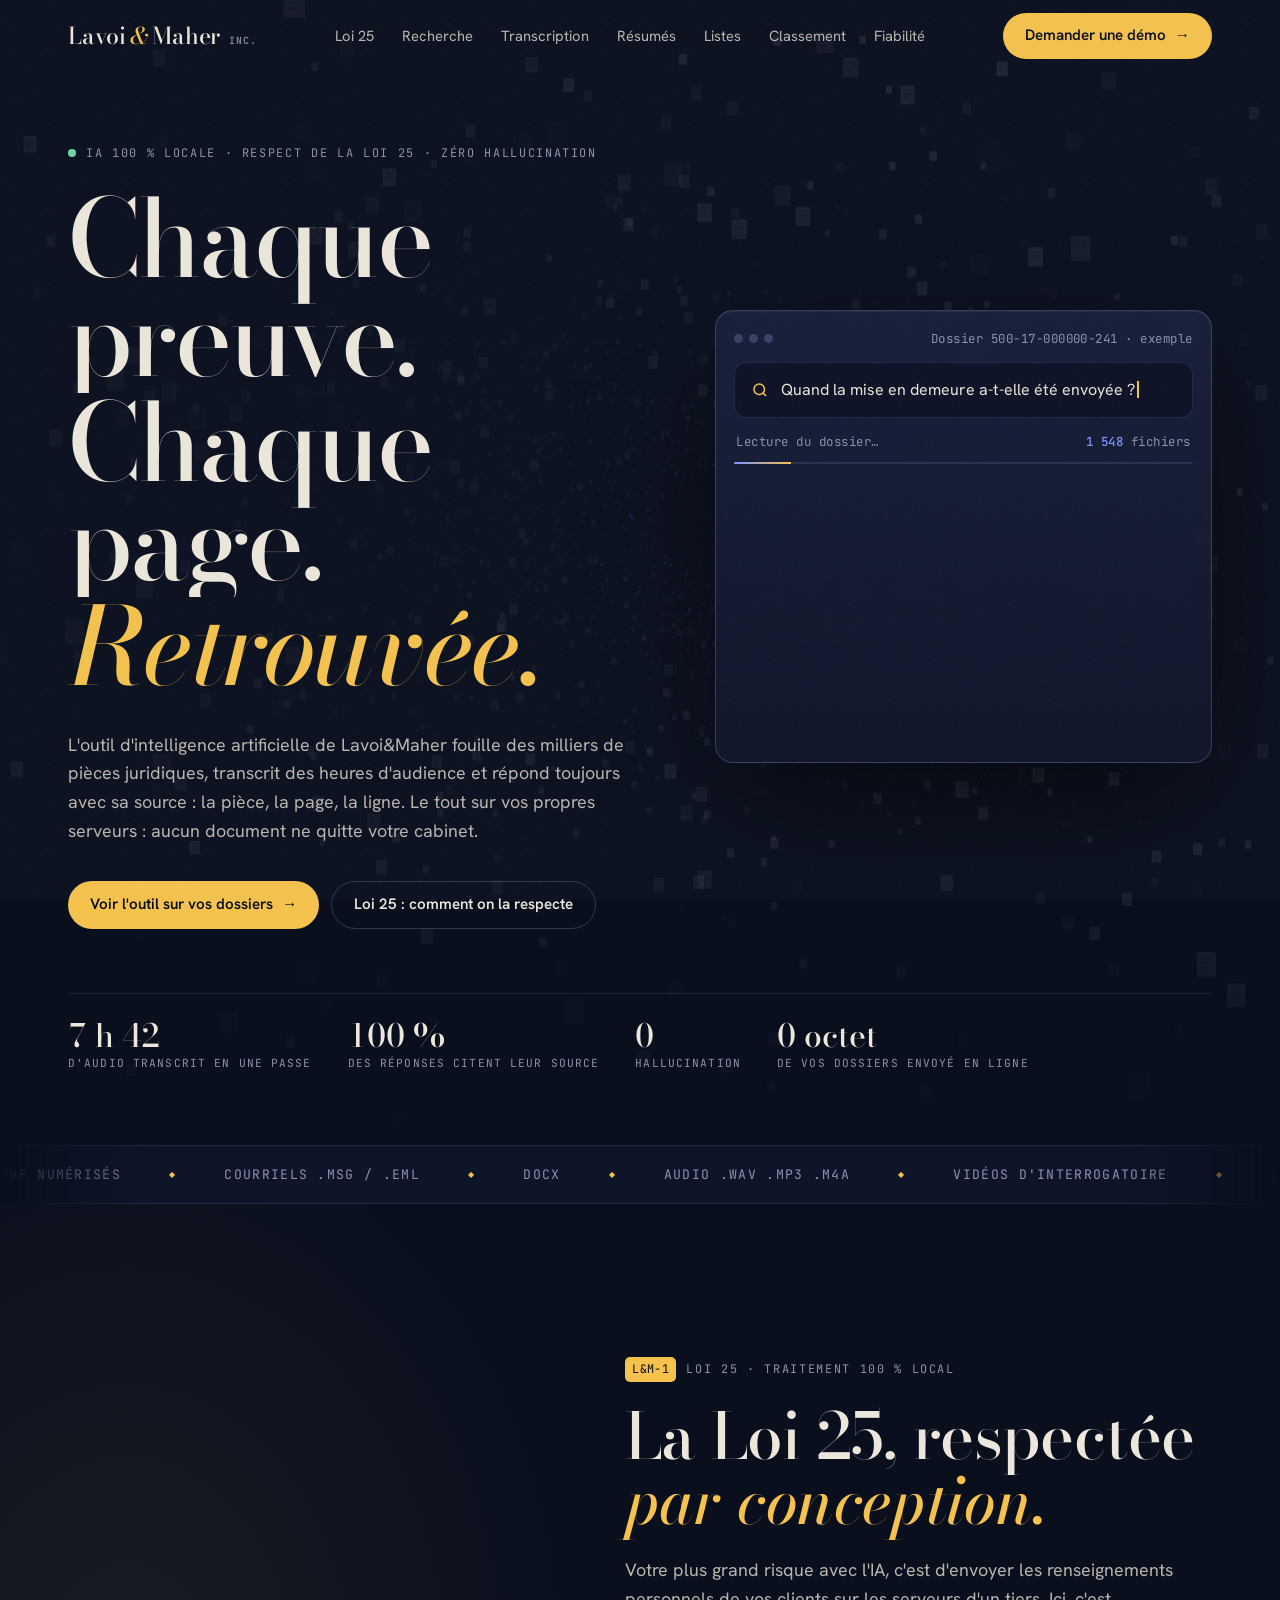
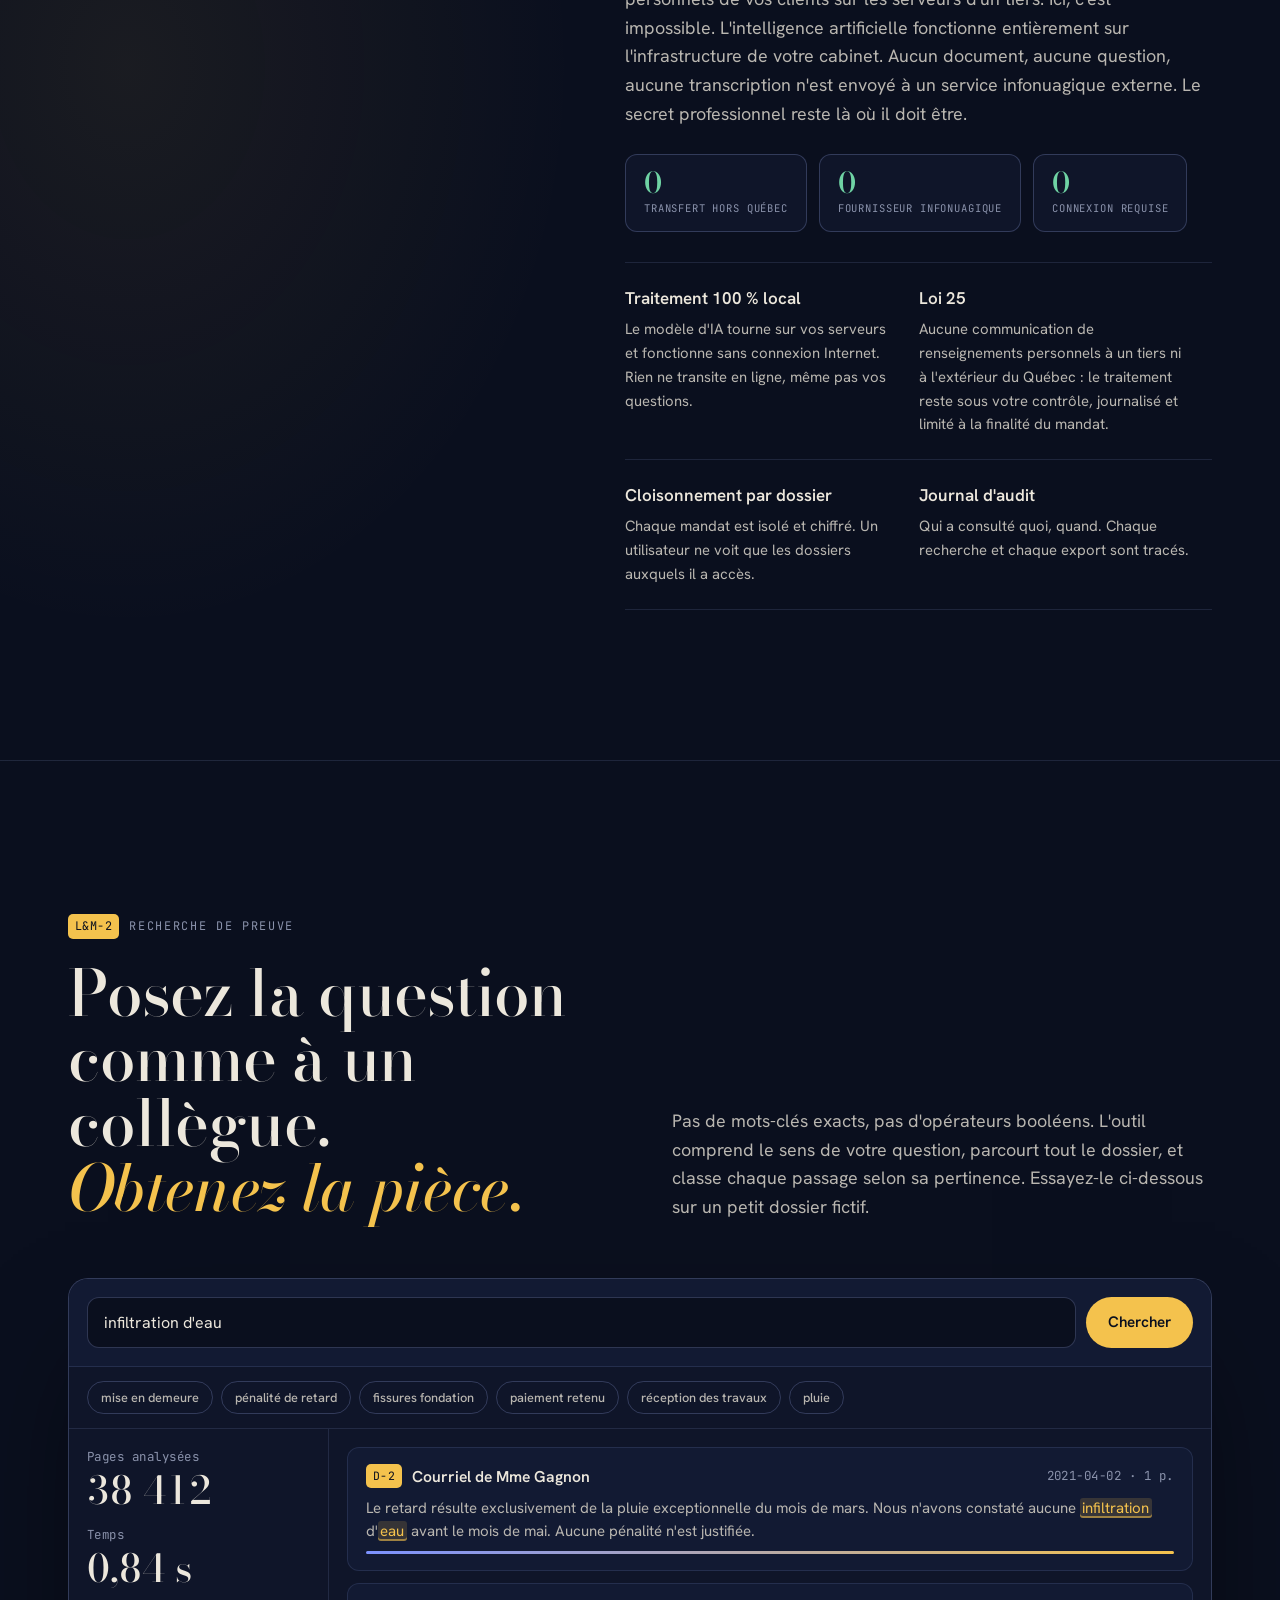
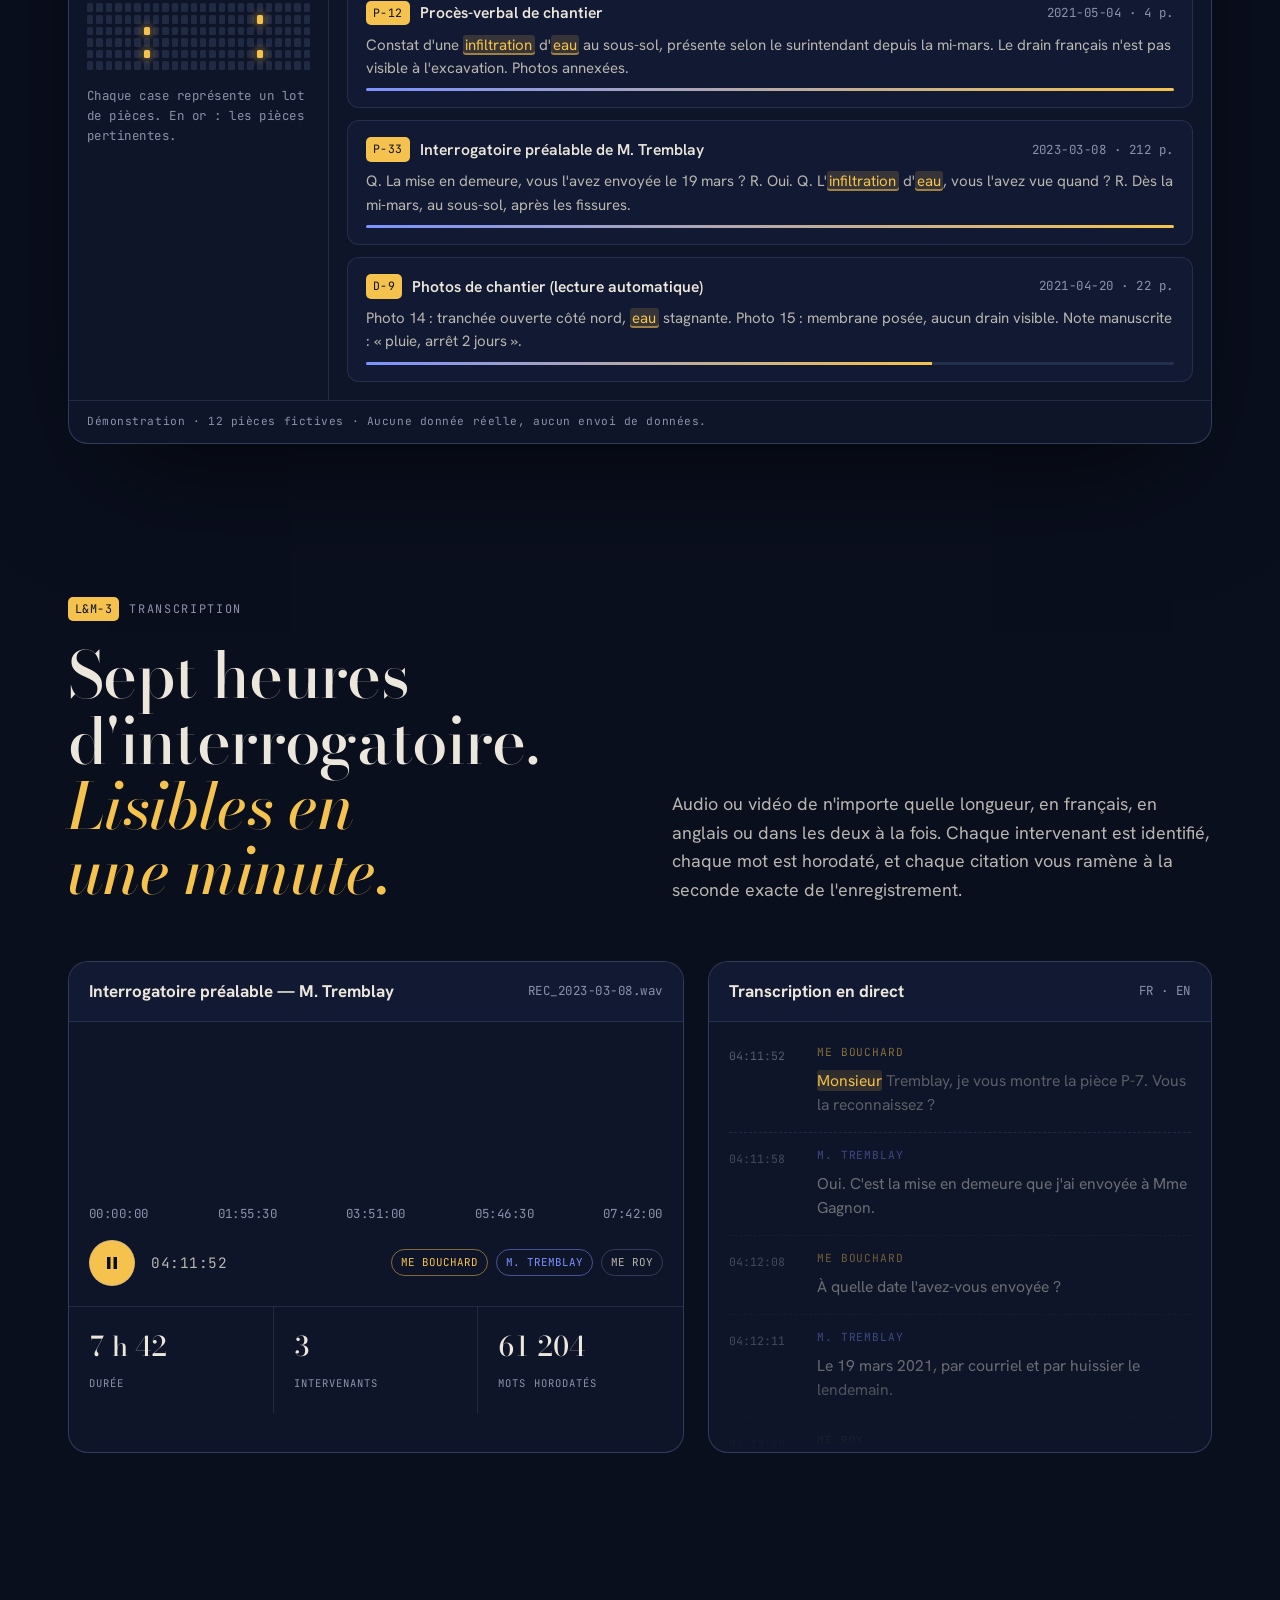
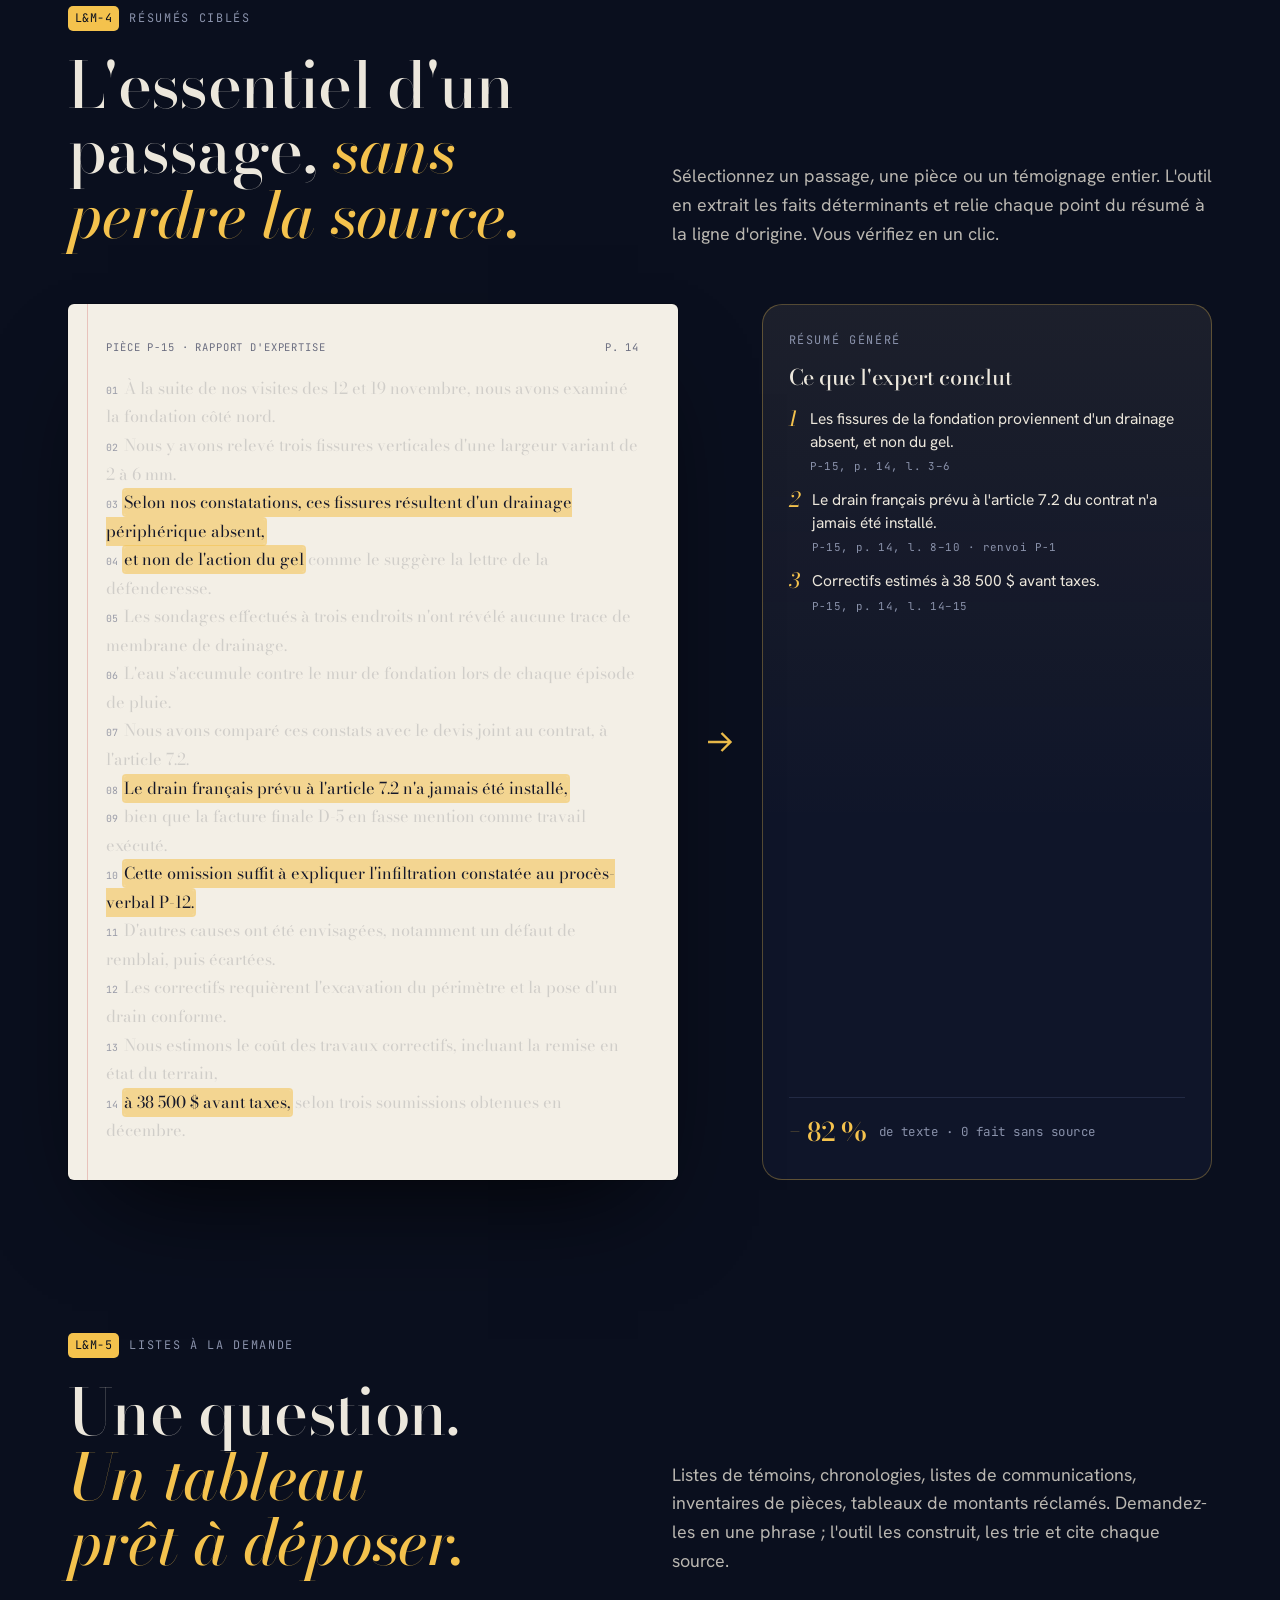
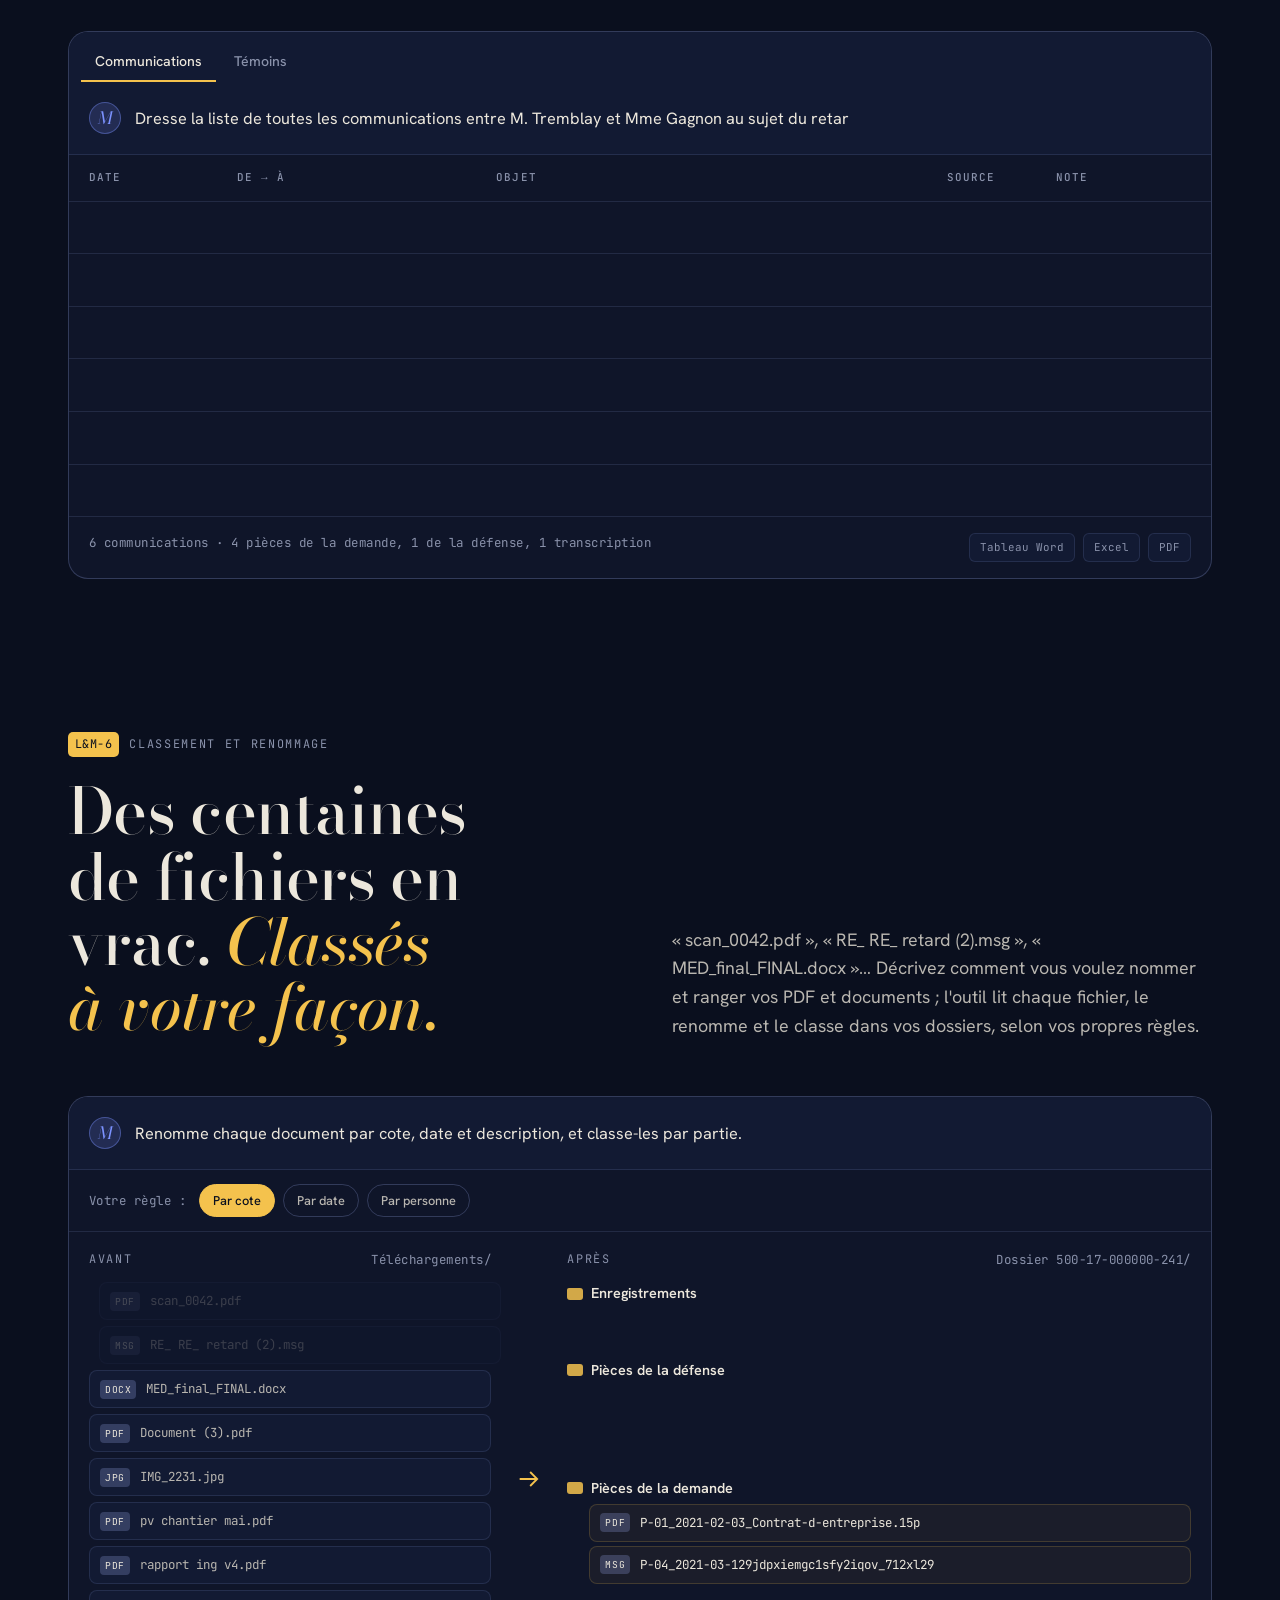
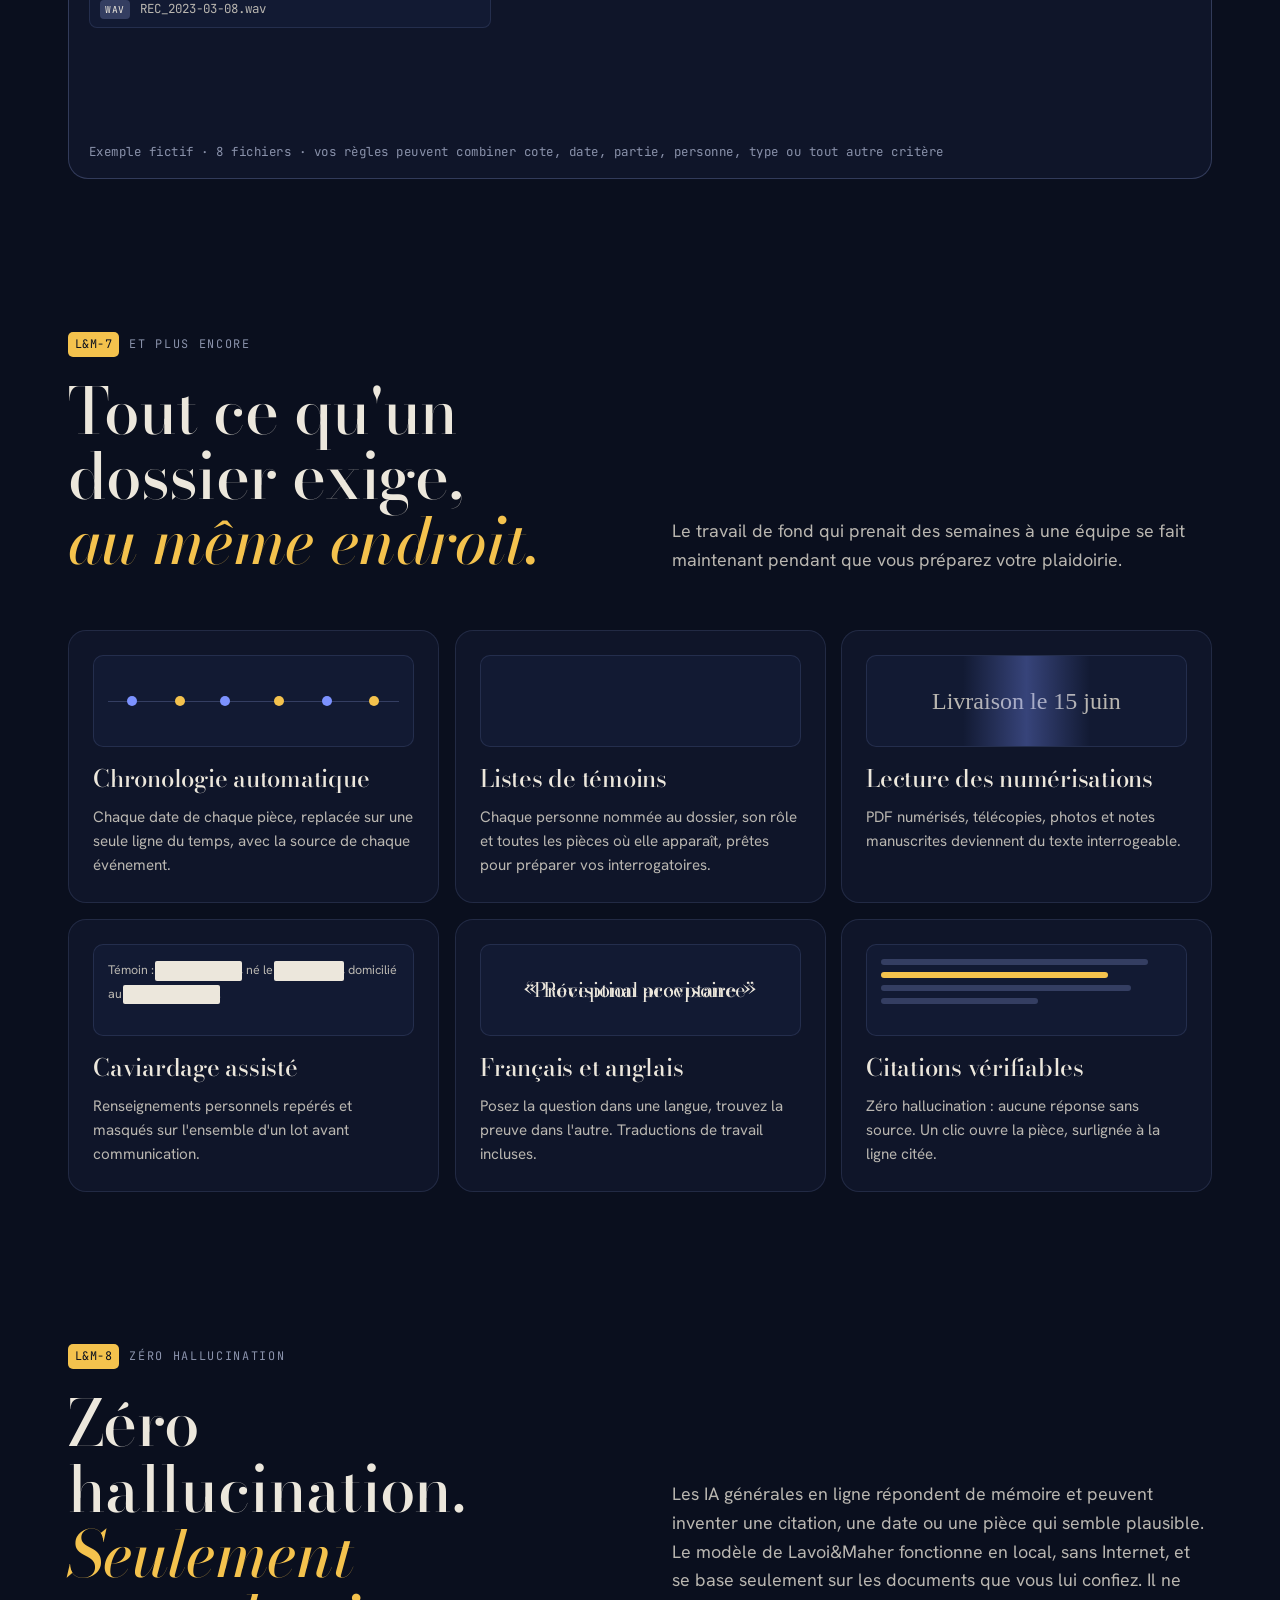
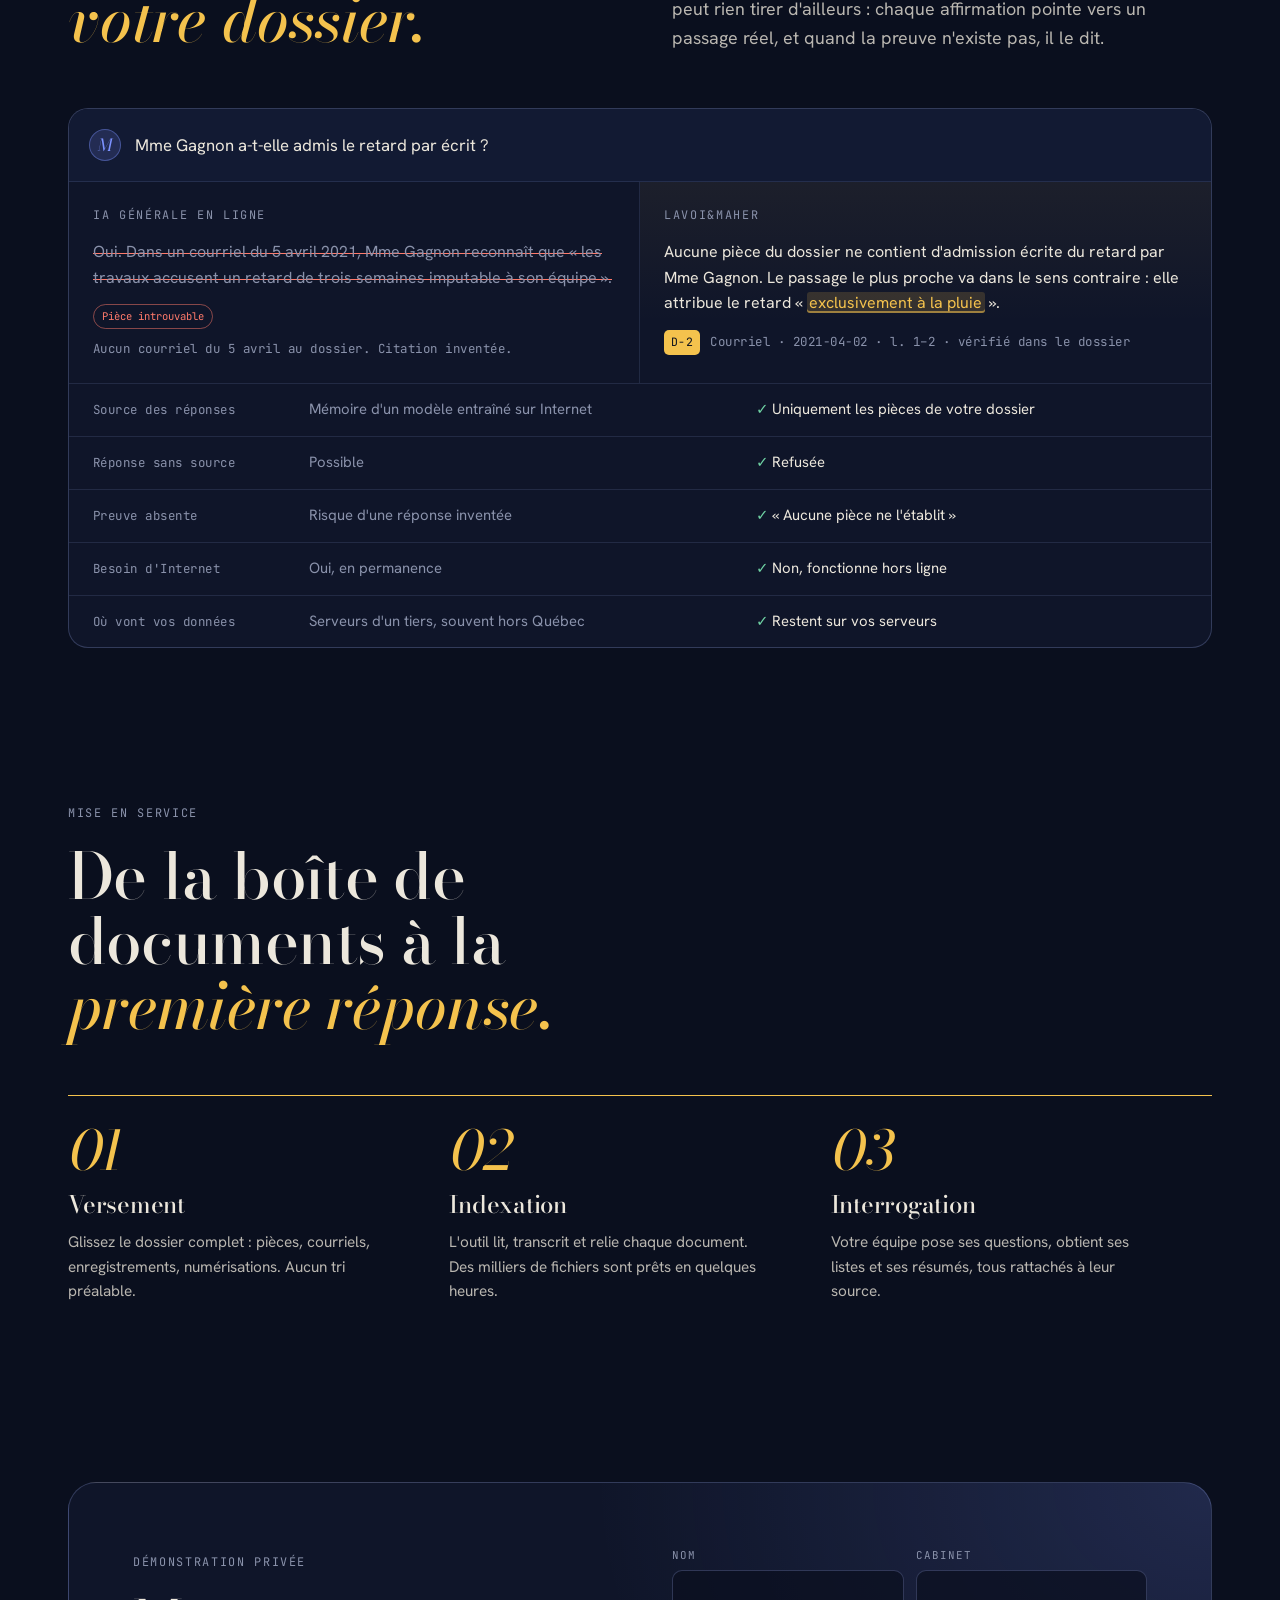
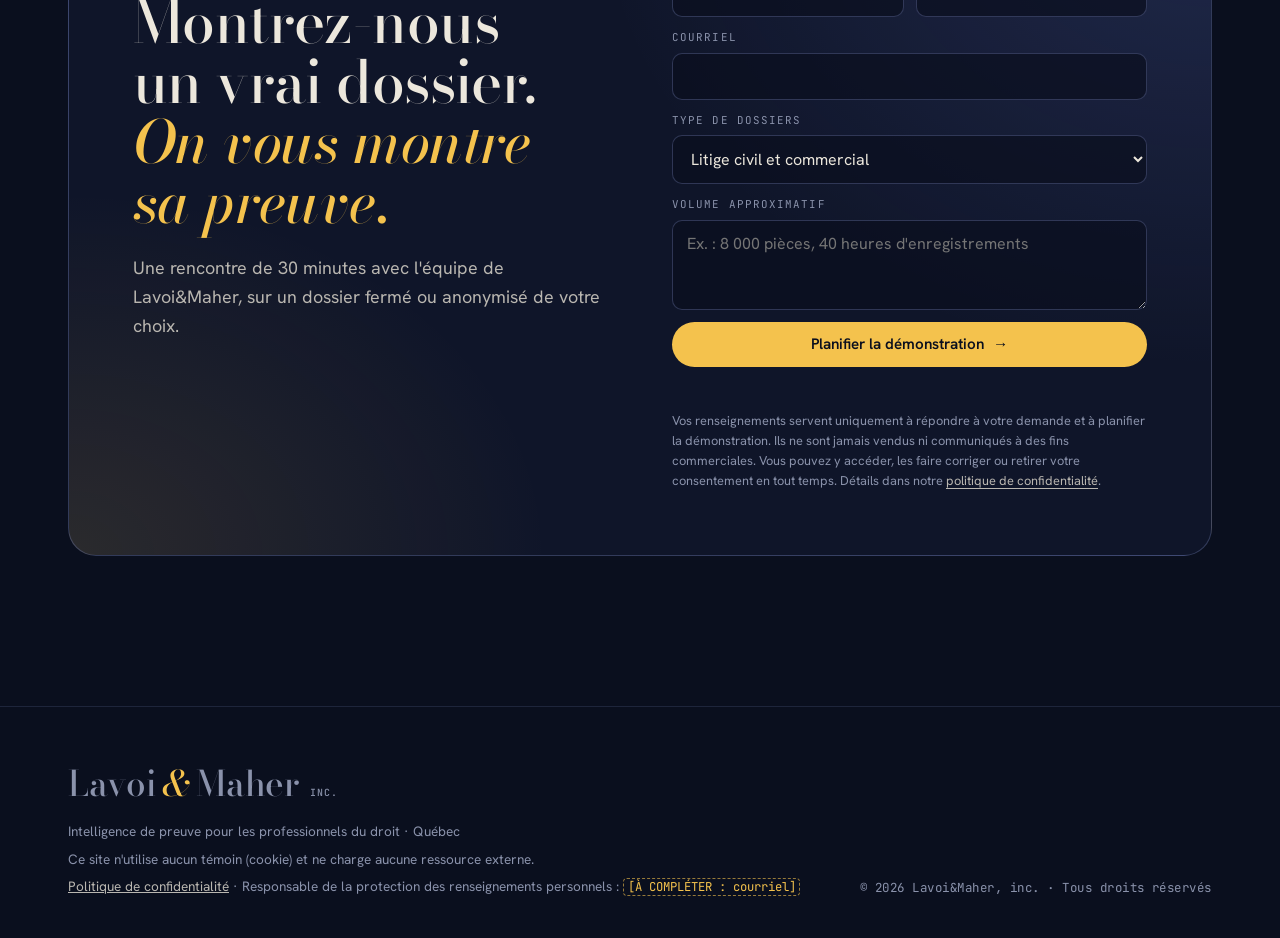
<file: lavoi-maher/index.html>
<!doctype html>
<html lang="fr-CA">
<head>
<meta charset="utf-8">
<meta name="viewport" content="width=device-width, initial-scale=1, viewport-fit=cover">
<title>Lavoi&amp;Maher | IA juridique locale, respectueuse de la Loi 25</title>
<meta name="description" content="Lavoi&amp;Maher, inc. : intelligence artificielle 100 % locale pour la preuve juridique, qui respecte la Loi 25. Recherche dans des milliers de pièces, transcription d'audio de longue durée, résumés et listes sourcés. Zéro hallucination, aucune donnée envoyée en ligne.">
<!-- DÉPLOIEMENT : remplacez VOTRE-DOMAINE.ca par votre domaine (voir LISEZMOI.md) -->
<link rel="canonical" href="https://VOTRE-DOMAINE.ca/">
<link rel="icon" href="favicon.svg" type="image/svg+xml">
<link rel="apple-touch-icon" href="apple-touch-icon.png">
<meta property="og:type" content="website">
<meta property="og:locale" content="fr_CA">
<meta property="og:site_name" content="Lavoi&amp;Maher, inc.">
<meta property="og:title" content="Lavoi&amp;Maher | Chaque preuve. Retrouvée.">
<meta property="og:description" content="IA 100 % locale pour la preuve juridique : recherche, transcription, résumés et listes, toujours avec la source exacte.">
<meta property="og:url" content="https://VOTRE-DOMAINE.ca/">
<meta property="og:image" content="https://VOTRE-DOMAINE.ca/og-image.png">
<meta property="og:image:width" content="1200">
<meta property="og:image:height" content="630">
<meta name="twitter:card" content="summary_large_image">
<script type="application/ld+json">{"@context":"https://schema.org","@type":"Organization","name":"Lavoi&Maher, inc.","url":"https://VOTRE-DOMAINE.ca/","logo":"https://VOTRE-DOMAINE.ca/apple-touch-icon.png","areaServed":"CA-QC","description":"Intelligence artificielle locale pour la recherche de preuve juridique."}</script>
<meta name="theme-color" content="#0A0F1E">
<!-- Polices auto-hébergées : le site n'envoie aucune requête à un tiers -->
<link rel="stylesheet" href="fonts.css">
<style>
/* =========================================================================
   LAVOI&MAHER, INC. — Intelligence de preuve
   Direction : encre juridique & surligneur — un dossier qui s'éclaire
   Thème     : sombre assumé (monde unique), couleurs toutes explicites
   ========================================================================= */
:root{
  color-scheme: dark;
  --ink:#0A0F1E;
  --ink-2:#0F1529;
  --panel:#121A33;
  --panel-2:#18213F;
  --line:rgba(150,168,230,.14);
  --line-2:rgba(150,168,230,.26);
  --paper:#ECE7DC;
  --paper-dim:#B9B6B0;
  --muted:#8A92AB;
  --amber:#F4C24D;
  --amber-soft:rgba(244,194,77,.16);
  --azure:#7C92FF;
  --azure-soft:rgba(124,146,255,.16);
  --ok:#6FD3A4;
  --danger:#FF7A6B;

  --f-display:"Bodoni Moda", "Didot", "Bodoni 72", Georgia, serif;
  --f-body:"Hanken Grotesk", "Helvetica Neue", Arial, system-ui, sans-serif;
  --f-mono:"JetBrains Mono", ui-monospace, "SFMono-Regular", Menlo, Consolas, monospace;

  --gutter:clamp(16px, 4vw, 48px);
  --max:1240px;
  --r:14px;
  --ease:cubic-bezier(.2,.7,.1,1);
}
*{box-sizing:border-box}
html{scroll-behavior:smooth;background:var(--ink)}
body{
  margin:0;background:var(--ink);color:var(--paper);
  font-family:var(--f-body);font-size:17px;line-height:1.6;
  -webkit-font-smoothing:antialiased;overflow-x:hidden;
}
::selection{background:var(--amber);color:var(--ink)}
a{color:inherit}
:focus-visible{outline:2px solid var(--amber);outline-offset:3px;border-radius:4px}
.wrap{max-width:var(--max);margin-inline:auto;padding-inline:var(--gutter)}
.mono{font-family:var(--f-mono);font-size:.78rem;letter-spacing:.04em}
.eyebrow{font-family:var(--f-mono);font-size:.74rem;letter-spacing:.14em;text-transform:uppercase;color:var(--muted)}
h1,h2,h3{font-family:var(--f-display);font-weight:500;text-wrap:balance;margin:0;letter-spacing:-.01em}
h2{font-size:clamp(2.2rem, 5vw, 4.2rem);line-height:1.02}
h3{font-size:1.5rem;line-height:1.15}
h2 em,h1 em{font-style:italic;color:var(--amber)}
p{margin:0}
.lede{color:var(--paper-dim);font-size:1.12rem;max-width:58ch}

/* ---------- grain + spotlight ---------- */
body::before{
  content:"";position:fixed;inset:0;pointer-events:none;z-index:100;opacity:.05;
  background-image:url("data:image/svg+xml,%3Csvg xmlns='http://www.w3.org/2000/svg' width='160' height='160'%3E%3Cfilter id='n'%3E%3CfeTurbulence type='fractalNoise' baseFrequency='.85' numOctaves='3' stitchTiles='stitch'/%3E%3C/filter%3E%3Crect width='100%25' height='100%25' filter='url(%23n)'/%3E%3C/svg%3E");
}
.spot{position:fixed;width:520px;height:520px;border-radius:50%;pointer-events:none;z-index:1;
  background:radial-gradient(circle, rgba(124,146,255,.10), transparent 62%);
  transform:translate(-50%,-50%);left:-600px;top:-600px;transition:opacity .4s}

/* ---------- nav ---------- */
.nav{position:fixed;top:0;left:0;right:0;z-index:50;padding-top:env(safe-area-inset-top,0px);
  transition:background .4s, border-color .4s;border-bottom:1px solid transparent}
.nav.solid{background:rgba(10,15,30,.78);backdrop-filter:blur(14px) saturate(140%);-webkit-backdrop-filter:blur(14px) saturate(140%);border-color:var(--line)}
.nav .wrap{display:flex;align-items:center;justify-content:space-between;gap:24px;height:72px}
.brand{display:flex;align-items:baseline;gap:.15em;text-decoration:none;font-family:var(--f-display);font-size:1.45rem;font-weight:500;letter-spacing:-.01em;white-space:nowrap}
.brand .amp{font-style:italic;color:var(--amber);font-weight:400;padding-inline:.04em}
.brand small{font-family:var(--f-mono);font-size:.62rem;color:var(--muted);letter-spacing:.1em;margin-left:.5em}
.nav ul{display:flex;gap:28px;list-style:none;margin:0;padding:0}
.nav ul a{white-space:nowrap;text-decoration:none;color:var(--paper-dim);font-size:.92rem;transition:color .2s}
.nav ul a:hover{color:var(--paper)}

.btn{--bx:0px;--by:0px;display:inline-flex;align-items:center;gap:.6em;border:0;cursor:pointer;
  font:600 .95rem/1 var(--f-body);padding:15px 22px;border-radius:999px;text-decoration:none;
  transform:translate(var(--bx),var(--by));transition:transform .25s var(--ease), background .25s, box-shadow .25s}
.btn-amber{background:var(--amber);color:var(--ink);box-shadow:0 0 0 0 rgba(244,194,77,.5)}
.btn-amber:hover{box-shadow:0 10px 40px -8px rgba(244,194,77,.6)}
.btn-ghost{background:transparent;color:var(--paper);border:1px solid var(--line-2)}
.btn-ghost:hover{background:rgba(255,255,255,.04)}
.btn .arr{transition:transform .25s var(--ease)}
.btn:hover .arr{transform:translateX(4px)}

.skip{position:fixed;left:16px;top:-60px;z-index:200;background:var(--amber);color:var(--ink);padding:10px 14px;border-radius:8px;font-weight:600;text-decoration:none;transition:top .2s}
.skip:focus{top:calc(12px + env(safe-area-inset-top,0px))}
.burger{display:none;width:44px;height:44px;border-radius:50%;border:1px solid var(--line-2);background:transparent;color:var(--paper);cursor:pointer;place-items:center;flex:none}
.burger span,.burger span::before,.burger span::after{display:block;width:18px;height:1.5px;background:currentColor;position:relative;transition:transform .3s var(--ease), background .3s}
.burger span::before,.burger span::after{content:"";position:absolute;left:0}
.burger span::before{top:-6px}.burger span::after{top:6px}
.nav.open .burger span{background:transparent}
.nav.open .burger span::before{transform:translateY(6px) rotate(45deg)}
.nav.open .burger span::after{transform:translateY(-6px) rotate(-45deg)}
.nav .menu-cta{display:none}
@media (max-width:1100px){
  .burger{display:grid}
  .nav-right{display:flex;align-items:center;gap:10px}
  .nav ul{display:flex;flex-direction:column;gap:0;position:fixed;left:0;right:0;top:calc(72px + env(safe-area-inset-top,0px));
    background:rgba(10,15,30,.97);backdrop-filter:blur(14px);-webkit-backdrop-filter:blur(14px);border-bottom:1px solid var(--line);
    padding:8px var(--gutter) 24px;transform:translateY(-8px);opacity:0;visibility:hidden;transition:opacity .3s, transform .3s var(--ease), visibility .3s}
  .nav.open ul{opacity:1;transform:none;visibility:visible}
  .nav.open{background:rgba(10,15,30,.97);border-color:var(--line)}
  .nav ul li a{display:block;padding:14px 0;border-bottom:1px solid var(--line);font-size:1.05rem}
  .nav .menu-cta{display:block;margin-top:18px}
  .nav .menu-cta a{border:0;justify-content:center;width:100%;color:var(--ink)}
}
@media (max-width:560px){.nav-right > .btn{display:none}}

/* ---------- hero ---------- */
.hero{position:relative;padding-block:clamp(120px,16vh,170px) 72px;overflow:hidden;isolation:isolate}
#field{position:absolute;inset:0;width:100%;height:100%;z-index:-1;display:block}
.hero::after{content:"";position:absolute;inset:0;z-index:-1;pointer-events:none;
  background:radial-gradient(120% 80% at 20% 40%, rgba(10,15,30,.86) 0%, rgba(10,15,30,.35) 55%, rgba(10,15,30,.1) 100%),
             linear-gradient(to bottom, transparent 70%, var(--ink) 100%)}
.hero-grid{display:grid;grid-template-columns:1.08fr .92fr;gap:clamp(32px,5vw,72px);align-items:center}
@media (max-width:980px){.hero-grid{grid-template-columns:1fr}}
.hero h1{font-size:clamp(3.1rem, 8.4vw, 7.6rem);line-height:.92;letter-spacing:-.025em;font-weight:500}
.hero h1 .line{display:block;overflow:hidden;padding-bottom:.06em}
.hero h1 .line > span{display:inline-block;animation:rise 1.2s var(--ease) both}
.hero h1 .line:nth-child(2) > span{animation-delay:.12s}
.hero h1 .line:nth-child(3) > span{animation-delay:.24s}
@keyframes rise{from{transform:translateY(105%)}to{transform:none}}
.hero .lede{margin-top:28px;animation:fadeup 1s .45s var(--ease) both}
.hero-cta{display:flex;flex-wrap:wrap;gap:12px;margin-top:36px;animation:fadeup 1s .6s var(--ease) both}
@keyframes fadeup{from{opacity:0;transform:translateY(18px)}to{opacity:1;transform:none}}
.hero .eyebrow{display:flex;align-items:center;gap:10px;margin-bottom:26px;animation:fadeup 1s var(--ease) both}
.pulse{width:8px;height:8px;border-radius:50%;background:var(--ok);box-shadow:0 0 0 0 rgba(111,211,164,.6);animation:pulse 2s infinite}
@keyframes pulse{70%{box-shadow:0 0 0 10px rgba(111,211,164,0)}100%{box-shadow:0 0 0 0 rgba(111,211,164,0)}}

/* console */
.console{position:relative;background:linear-gradient(180deg, rgba(24,33,63,.82), rgba(15,21,41,.9));
  border:1px solid var(--line-2);border-radius:18px;padding:18px;backdrop-filter:blur(10px);-webkit-backdrop-filter:blur(10px);
  box-shadow:0 40px 120px -30px rgba(0,0,0,.8), inset 0 1px 0 rgba(255,255,255,.06);animation:fadeup 1.2s .5s var(--ease) both}
.console-top{display:flex;justify-content:space-between;align-items:center;margin-bottom:14px;color:var(--muted)}
.dots{display:flex;gap:6px}.dots i{width:9px;height:9px;border-radius:50%;background:var(--line-2)}
.q{display:flex;align-items:center;gap:12px;background:rgba(10,15,30,.7);border:1px solid var(--line);border-radius:12px;padding:14px 16px;min-height:54px}
.q svg{flex:none;color:var(--amber)}
.q-text{font-size:1rem;color:var(--paper);min-width:0;overflow-wrap:anywhere}
.caret{display:inline-block;width:2px;height:1.1em;background:var(--amber);vertical-align:-.18em;margin-left:2px;animation:blink 1s steps(1) infinite}
@keyframes blink{50%{opacity:0}}
.status{display:flex;justify-content:space-between;gap:12px;margin:14px 2px 10px;color:var(--muted);font-variant-numeric:tabular-nums}
.status b{color:var(--azure);font-weight:500}
.bar{height:2px;background:var(--line);border-radius:2px;overflow:hidden;margin-bottom:14px}
.bar i{display:block;height:100%;width:0;background:linear-gradient(90deg,var(--azure),var(--amber));transition:width .15s linear}
.hits{display:grid;gap:8px;min-height:236px}
.hits .hit{display:grid;grid-template-columns:auto 1fr;gap:4px 14px;padding:12px 14px;border-radius:10px;background:rgba(244,194,77,.05);border:1px solid rgba(244,194,77,.18);
  opacity:0;transform:translateX(-12px);transition:opacity .5s var(--ease), transform .5s var(--ease)}
.hits .hit.on{opacity:1;transform:none}
.cote{font-family:var(--f-mono);font-size:.72rem;color:var(--ink);background:var(--amber);padding:3px 7px;border-radius:5px;height:fit-content;letter-spacing:.04em;white-space:nowrap}
.hits .hit p{font-size:.9rem;line-height:1.45;color:var(--paper-dim)}
.hits .hit .loc{grid-column:2;font-family:var(--f-mono);font-size:.68rem;color:var(--muted)}
mark{background:var(--amber-soft);color:var(--amber);padding:0 .15em;border-radius:3px;box-shadow:inset 0 -2px 0 rgba(244,194,77,.55)}

.hero-meta{display:flex;flex-wrap:wrap;gap:12px 36px;margin-top:64px;padding-top:24px;border-top:1px solid var(--line);color:var(--muted)}
.hero-meta div{display:flex;flex-direction:column;gap:2px}
.hero-meta strong{font-family:var(--f-display);font-weight:500;font-size:2rem;color:var(--paper);font-variant-numeric:tabular-nums;line-height:1.1}
.hero-meta span{font-family:var(--f-mono);font-size:.7rem;letter-spacing:.1em;text-transform:uppercase}

/* ---------- marquee ---------- */
.marquee{border-block:1px solid var(--line);overflow:hidden;padding-block:18px;background:var(--ink-2);
  mask-image:linear-gradient(90deg,transparent,#000 12%,#000 88%,transparent);-webkit-mask-image:linear-gradient(90deg,transparent,#000 12%,#000 88%,transparent)}
.track{display:flex;gap:48px;width:max-content;animation:scroll 42s linear infinite}
.track span{font-family:var(--f-mono);font-size:.82rem;letter-spacing:.1em;color:var(--muted);white-space:nowrap;display:flex;align-items:center;gap:48px}
.track span::after{content:"◆";color:var(--amber);font-size:.5rem}
@keyframes scroll{to{transform:translateX(-50%)}}

/* ---------- Loi 25 ---------- */
.law-sec{border-bottom:1px solid var(--line);background:radial-gradient(50% 70% at 10% 40%, rgba(244,194,77,.07), transparent 70%), var(--ink)}
.law-points{list-style:none;margin:0 0 30px;padding:0;display:flex;flex-wrap:wrap;gap:12px}
.law-points li{display:flex;flex-direction:column;gap:2px;padding:14px 18px;border:1px solid var(--line-2);border-radius:12px;background:var(--ink-2);min-width:130px}
.law-points b{font-family:var(--f-display);font-weight:500;font-size:1.8rem;line-height:1;color:var(--ok)}
.law-points span{font-family:var(--f-mono);font-size:.66rem;letter-spacing:.08em;text-transform:uppercase;color:var(--muted)}

/* ---------- sections ---------- */
section{position:relative;z-index:2}
.sec{padding-block:clamp(90px,12vw,150px)}
.sec-head{display:grid;grid-template-columns:minmax(0,1fr) minmax(0,1fr);gap:32px 64px;align-items:end;margin-bottom:56px}
@media (max-width:860px){.sec-head{grid-template-columns:1fr}}
.tab{display:inline-flex;align-items:center;gap:10px;margin-bottom:22px}
.tab .cote{font-size:.74rem}
.reveal.pending{opacity:0;transform:translateY(40px)}
.reveal{transition:opacity 1s var(--ease), transform 1s var(--ease)}

/* ---------- L&M-1 search ---------- */
.search-app{border:1px solid var(--line-2);border-radius:20px;background:var(--ink-2);overflow:hidden;box-shadow:0 50px 120px -40px rgba(0,0,0,.7)}
.sa-bar{display:flex;flex-wrap:wrap;gap:12px;align-items:center;padding:18px;border-bottom:1px solid var(--line);background:var(--panel)}
.sa-bar form{flex:1 1 380px;display:flex;gap:10px;min-width:0}
.sa-input{flex:1;min-width:0;background:var(--ink);border:1px solid var(--line-2);color:var(--paper);border-radius:12px;padding:14px 16px;font:1rem var(--f-body)}
.sa-input:focus{outline:none;border-color:var(--amber);box-shadow:0 0 0 4px var(--amber-soft)}
.chips{display:flex;flex-wrap:wrap;gap:8px;padding:14px 18px;border-bottom:1px solid var(--line)}
.chip{font:500 .8rem var(--f-body);color:var(--paper-dim);background:transparent;border:1px solid var(--line-2);border-radius:999px;padding:7px 13px;cursor:pointer;transition:all .2s}
.chip:hover{border-color:var(--amber);color:var(--amber)}
.sa-body{display:grid;grid-template-columns:260px minmax(0,1fr);min-height:440px}
@media (max-width:820px){.sa-body{grid-template-columns:1fr}.sa-side{border-right:0!important;border-bottom:1px solid var(--line)}}
.sa-side{border-right:1px solid var(--line);padding:18px;display:flex;flex-direction:column;gap:16px}
.sa-side .mono{color:var(--muted)}
.gauge{display:flex;flex-direction:column;gap:4px}
.gauge strong{font-family:var(--f-display);font-weight:500;font-size:2.4rem;line-height:1;font-variant-numeric:tabular-nums}
.minimap{display:grid;grid-template-columns:repeat(24,1fr);gap:3px}
.minimap i{aspect-ratio:3/4;background:var(--line);border-radius:1.5px;transition:background .3s}
.minimap i.scan{background:var(--azure)}
.minimap i.hit{background:var(--amber);box-shadow:0 0 8px var(--amber)}
.sa-results{padding:18px;display:flex;flex-direction:column;gap:12px}
.res{border:1px solid var(--line);border-radius:12px;padding:16px 18px;background:var(--panel);display:grid;gap:8px;animation:resin .6s var(--ease) both}
@keyframes resin{from{opacity:0;transform:translateY(14px)}to{opacity:1;transform:none}}
.res-head{display:flex;flex-wrap:wrap;gap:10px;align-items:center}
.res-head strong{font-weight:600;font-size:.98rem}
.res-head .mono{color:var(--muted);margin-left:auto}
.res p{color:var(--paper-dim);font-size:.94rem;line-height:1.55}
.score{height:3px;background:var(--line);border-radius:3px;overflow:hidden}
.score i{display:block;height:100%;background:linear-gradient(90deg,var(--azure),var(--amber))}
.empty{color:var(--muted);padding:30px 4px;font-size:.95rem}
.note{font-family:var(--f-mono);font-size:.7rem;color:var(--muted);letter-spacing:.05em;padding:12px 18px;border-top:1px solid var(--line)}

/* ---------- L&M-2 transcription ---------- */
.tx{display:grid;grid-template-columns:minmax(0,1.1fr) minmax(0,.9fr);gap:24px}
@media (max-width:900px){.tx{grid-template-columns:1fr}}
.panel{border:1px solid var(--line-2);border-radius:20px;background:var(--ink-2);overflow:hidden}
.panel-h{display:flex;justify-content:space-between;align-items:center;gap:12px;padding:16px 20px;border-bottom:1px solid var(--line);background:var(--panel)}
.panel-h .mono{color:var(--muted)}
.wave-box{position:relative;padding:22px 20px 16px}
#wave{width:100%;height:150px;display:block}
.timeline{display:flex;justify-content:space-between;color:var(--muted);font-variant-numeric:tabular-nums;margin-top:10px}
.play{width:46px;height:46px;border-radius:50%;border:1px solid var(--line-2);background:var(--amber);color:var(--ink);display:grid;place-items:center;cursor:pointer;flex:none}
.transport{display:flex;align-items:center;gap:16px;padding:0 20px 20px}
.transport .mono{color:var(--paper-dim);font-size:.9rem;font-variant-numeric:tabular-nums}
.speakers{display:flex;flex-wrap:wrap;gap:8px;margin-left:auto}
.spk{font-family:var(--f-mono);font-size:.68rem;padding:4px 9px;border-radius:999px;border:1px solid var(--line-2);color:var(--paper-dim)}
.spk.a{border-color:rgba(244,194,77,.5);color:var(--amber)}
.spk.b{border-color:rgba(124,146,255,.5);color:var(--azure)}
.script{height:430px;overflow:hidden;position:relative;padding:8px 20px;
  mask-image:linear-gradient(transparent,#000 14%,#000 80%,transparent);-webkit-mask-image:linear-gradient(transparent,#000 14%,#000 80%,transparent)}
.script-inner{transition:transform .8s var(--ease)}
.utt{display:grid;grid-template-columns:74px 1fr;gap:4px 14px;padding:14px 0;border-bottom:1px dashed var(--line);opacity:.42;transition:opacity .5s}
.utt.live{opacity:1}
.utt .t{font-family:var(--f-mono);font-size:.72rem;color:var(--muted);padding-top:3px;font-variant-numeric:tabular-nums}
.utt .who{font-family:var(--f-mono);font-size:.7rem;letter-spacing:.08em;text-transform:uppercase}
.utt .who.a{color:var(--amber)}.utt .who.b{color:var(--azure)}.utt .who.c{color:var(--ok)}
.utt p{grid-column:2;font-size:.98rem;line-height:1.55}
.utt p w{transition:color .2s, background .2s;border-radius:3px}
.utt p w.said{color:var(--paper)}
.utt p w.now{background:var(--amber-soft);color:var(--amber)}
.utt.live p{color:rgba(236,231,220,.35)}
.stats{display:grid;grid-template-columns:repeat(3,minmax(0,1fr));border-top:1px solid var(--line)}
.stats div{padding:18px 20px;border-right:1px solid var(--line)}
.stats div:last-child{border-right:0}
.stats strong{display:block;font-family:var(--f-display);font-weight:500;font-size:1.7rem;font-variant-numeric:tabular-nums}
.stats span{font-family:var(--f-mono);font-size:.66rem;letter-spacing:.1em;text-transform:uppercase;color:var(--muted)}

/* ---------- L&M-3 résumé ---------- */
.sum{display:grid;grid-template-columns:minmax(0,1.15fr) auto minmax(0,.85fr);gap:24px;align-items:stretch}
@media (max-width:900px){.sum{grid-template-columns:1fr}.sum-arrow{transform:rotate(90deg);justify-self:center}}
.doc{background:#F3EFE6;color:#23263A;border-radius:6px;padding:34px clamp(20px,3vw,40px);position:relative;
  box-shadow:0 50px 100px -40px rgba(0,0,0,.8), 0 0 0 1px rgba(0,0,0,.2);font-family:var(--f-display);font-size:1.02rem;line-height:1.75}
.doc::before{content:"";position:absolute;left:clamp(10px,1.5vw,20px);top:0;bottom:0;width:1px;background:rgba(200,60,60,.25)}
.doc-h{display:flex;justify-content:space-between;gap:12px;font-family:var(--f-mono);font-size:.66rem;letter-spacing:.08em;color:#6B6E80;margin-bottom:18px;text-transform:uppercase}
.doc p s{text-decoration:none;transition:opacity .5s, filter .5s}
.doc.distill p s{opacity:.16;filter:blur(.4px)}
.doc p s.k{transition:background .6s, color .6s, opacity .5s}
.doc.distill p s.k{opacity:1;filter:none;background:rgba(244,194,77,.55);color:#15182A;border-radius:2px;box-shadow:0 0 0 2px rgba(244,194,77,.55)}
.ln{font-family:var(--f-mono);font-size:.62rem;color:#9A9CA8;margin-right:.6em;user-select:none}
.sum-arrow{display:grid;place-items:center;color:var(--amber)}
.sum-arrow svg{animation:nudge 2s ease-in-out infinite}
@keyframes nudge{50%{transform:translateX(6px)}}
.summary{border:1px solid rgba(244,194,77,.3);border-radius:20px;background:linear-gradient(180deg,rgba(244,194,77,.06),transparent 60%), var(--ink-2);padding:26px;display:flex;flex-direction:column;gap:16px}
.summary h3{font-size:1.35rem}
.summary ol{margin:0;padding:0;list-style:none;display:grid;gap:14px;counter-reset:s}
.summary li{display:grid;grid-template-columns:auto 1fr;gap:4px 12px;opacity:.15;transform:translateY(8px);transition:opacity .6s var(--ease), transform .6s var(--ease)}
.summary li.on{opacity:1;transform:none}
.summary li::before{counter-increment:s;content:counter(s);font-family:var(--f-display);font-style:italic;color:var(--amber);font-size:1.3rem;line-height:1.2}
.summary li span{font-size:.97rem;line-height:1.5}
.summary li .mono{grid-column:2;color:var(--muted);font-size:.68rem}
.ratio{display:flex;align-items:center;gap:12px;margin-top:auto;padding-top:14px;border-top:1px solid var(--line);color:var(--muted)}
.ratio strong{color:var(--amber);font-family:var(--f-display);font-size:1.6rem;font-weight:500}

/* ---------- L&M-4 listes ---------- */
.prompt{display:flex;align-items:flex-start;gap:14px;padding:20px;border-bottom:1px solid var(--line);background:var(--panel)}
.avatar{width:32px;height:32px;border-radius:50%;flex:none;display:grid;place-items:center;font-family:var(--f-display);font-style:italic;background:var(--azure-soft);color:var(--azure);border:1px solid rgba(124,146,255,.4)}
.prompt p{font-size:1.02rem;padding-top:4px}
.tbl-wrap{overflow-x:auto}
table{width:100%;border-collapse:collapse;font-size:.92rem;min-width:720px}
th{text-align:left;font-family:var(--f-mono);font-weight:500;font-size:.68rem;letter-spacing:.1em;text-transform:uppercase;color:var(--muted);padding:14px 20px;border-bottom:1px solid var(--line)}
td{padding:14px 20px;border-bottom:1px solid var(--line);vertical-align:top;color:var(--paper-dim)}
td:first-child{font-family:var(--f-mono);font-size:.8rem;color:var(--paper);white-space:nowrap;font-variant-numeric:tabular-nums}
tbody tr{opacity:0;transform:translateY(10px);transition:opacity .5s var(--ease), transform .5s var(--ease), background .3s}
tbody tr.on{opacity:1;transform:none}
tbody tr:hover{background:rgba(124,146,255,.05)}
.tag{font-family:var(--f-mono);font-size:.66rem;padding:3px 8px;border-radius:999px;border:1px solid var(--line-2);white-space:nowrap}
.tag.warn{border-color:rgba(255,122,107,.5);color:var(--danger)}
.ltabs{display:flex;gap:4px;padding:10px 12px 0;background:var(--panel)}
.ltab{font:500 .88rem var(--f-body);color:var(--muted);background:transparent;border:0;border-bottom:2px solid transparent;padding:10px 14px;cursor:pointer;transition:color .2s,border-color .2s}
.ltab:hover{color:var(--paper)}
.ltab.on{color:var(--paper);border-color:var(--amber)}
.tbl-foot{display:flex;flex-wrap:wrap;justify-content:space-between;gap:12px;padding:16px 20px;color:var(--muted)}
.fmt{display:flex;gap:8px;flex-wrap:wrap}
.fmt span{font-family:var(--f-mono);font-size:.68rem;padding:5px 10px;border-radius:6px;background:var(--panel);border:1px solid var(--line)}

/* ---------- classement ---------- */
.rules{display:flex;flex-wrap:wrap;align-items:center;gap:8px;padding:14px 20px;border-bottom:1px solid var(--line)}
.rules .mono{color:var(--muted);margin-right:4px}
.chip.on{border-color:var(--amber);color:var(--ink);background:var(--amber)}
.sort-grid{display:grid;grid-template-columns:minmax(0,.8fr) auto minmax(0,1.2fr);gap:0;align-items:stretch}
@media (max-width:860px){.sort-grid{grid-template-columns:minmax(0,1fr)}.sort-arrow{transform:rotate(90deg);padding-block:4px!important}}
.sort-col{padding:18px 20px;min-width:0}
.sort-h{display:flex;justify-content:space-between;gap:10px;margin-bottom:12px}
.sort-h .mono{color:var(--muted)}
.sort-arrow{display:grid;place-items:center;color:var(--amber);padding-inline:4px}
.raw{list-style:none;margin:0;padding:0;display:grid;gap:6px}
.raw li,.tree .f{display:flex;align-items:center;gap:10px;font-family:var(--f-mono);font-size:.78rem;padding:8px 10px;border-radius:8px;min-width:0}
.raw li{background:var(--panel);border:1px solid var(--line);color:var(--paper-dim);transition:opacity .5s,transform .5s var(--ease)}
.raw li.gone{opacity:.25;transform:translateX(10px)}
.raw li span,.tree .f span{overflow:hidden;text-overflow:ellipsis;white-space:nowrap}
.ext{flex:none;font-size:.6rem;letter-spacing:.06em;padding:2px 5px;border-radius:4px;background:var(--line-2);color:var(--paper)}
.tree{display:grid;gap:12px}
.folder{display:grid;gap:4px}
.folder > b{display:flex;align-items:center;gap:8px;font-weight:600;font-size:.9rem;color:var(--paper)}
.folder > b::before{content:"";width:16px;height:12px;border-radius:2px 3px 3px 3px;background:var(--amber);opacity:.85;flex:none}
.tree .f{margin-left:22px;background:rgba(244,194,77,.05);border:1px solid rgba(244,194,77,.18);color:var(--paper);opacity:0;transform:translateY(6px);transition:opacity .45s var(--ease),transform .45s var(--ease)}
.tree .f.on{opacity:1;transform:none}

/* ---------- L&M-5 plus ---------- */
.grid6{display:grid;grid-template-columns:repeat(3,minmax(0,1fr));gap:16px}
@media (max-width:960px){.grid6{grid-template-columns:repeat(2,minmax(0,1fr))}}
@media (max-width:620px){.grid6{grid-template-columns:1fr}}
.cap{--rx:0deg;--ry:0deg;position:relative;border:1px solid var(--line);border-radius:18px;padding:24px;background:var(--ink-2);
  display:flex;flex-direction:column;gap:12px;transform:perspective(900px) rotateX(var(--rx)) rotateY(var(--ry));transition:transform .3s var(--ease), border-color .3s;overflow:hidden}
.cap:hover{border-color:var(--line-2)}
.cap::after{content:"";position:absolute;inset:0;pointer-events:none;opacity:0;transition:opacity .3s;
  background:radial-gradient(400px circle at var(--mx,50%) var(--my,50%), rgba(244,194,77,.09), transparent 45%)}
.cap:hover::after{opacity:1}
.cap p{color:var(--paper-dim);font-size:.95rem}
.viz{height:92px;border-radius:10px;background:var(--panel);border:1px solid var(--line);position:relative;overflow:hidden;margin-bottom:6px}
/* timeline viz */
.v-time::before{content:"";position:absolute;left:14px;right:14px;top:50%;height:1px;background:var(--line-2)}
.v-time i{position:absolute;top:50%;width:10px;height:10px;margin:-5px 0 0 -5px;border-radius:50%;background:var(--azure);animation:pop 4s infinite}
.v-time i:nth-child(2n){background:var(--amber)}
@keyframes pop{0%,10%{transform:scale(0)}20%,80%{transform:scale(1)}100%{transform:scale(0)}}
/* witness viz */
.v-wit{padding:10px 12px;display:flex;flex-direction:column;gap:6px}
.v-wit div{display:flex;align-items:center;gap:8px;font-family:var(--f-mono);font-size:.62rem;color:var(--paper-dim);animation:witin 4.5s infinite both}
.v-wit div:nth-child(2){animation-delay:.25s}.v-wit div:nth-child(3){animation-delay:.5s}
.v-wit i{flex:none;width:16px;height:16px;border-radius:50%;background:var(--azure-soft);border:1px solid rgba(124,146,255,.5)}
.v-wit b{margin-left:auto;font-weight:500;color:var(--amber)}
@keyframes witin{0%{opacity:0;transform:translateX(-8px)}12%,85%{opacity:1;transform:none}100%{opacity:0}}
@keyframes flash{50%{background:rgba(255,122,107,.18)}}
/* redact viz */
.v-redact{padding:14px;font-size:.78rem;line-height:1.9;color:var(--paper-dim)}
.v-redact em{font-style:normal;position:relative;display:inline-block}
.v-redact em::after{content:"";position:absolute;inset:2px -2px;background:var(--paper);border-radius:2px;transform-origin:left;animation:redact 3.2s infinite}
@keyframes redact{0%,15%{transform:scaleX(0)}40%,85%{transform:scaleX(1)}100%{transform:scaleX(0)}}
/* ocr viz */
.v-ocr{display:grid;place-items:center}
.v-ocr span{font-family:"Brush Script MT", "Segoe Script", cursive;font-size:1.5rem;color:var(--paper-dim);position:relative}
.v-ocr::after{content:"";position:absolute;top:0;bottom:0;width:40%;background:linear-gradient(90deg,transparent,rgba(124,146,255,.35),transparent);animation:sweep 2.6s infinite linear}
@keyframes sweep{from{left:-40%}to{left:100%}}
/* bilingual viz */
.v-lang{display:grid;place-items:center;font-family:var(--f-display);font-size:1.25rem}
.v-lang span{position:absolute;transition:opacity .6s;animation:swap 5s infinite}
.v-lang span:nth-child(2){animation-delay:-2.5s}
@keyframes swap{0%,45%{opacity:1}50%,95%{opacity:0}100%{opacity:1}}
/* cite viz */
.v-cite{padding:14px;display:flex;flex-direction:column;gap:7px}
.v-cite i{height:6px;border-radius:3px;background:var(--line-2)}
.v-cite i:nth-child(1){width:92%}.v-cite i:nth-child(2){width:78%;background:var(--amber);animation:glow 2.2s infinite}.v-cite i:nth-child(3){width:86%}.v-cite i:nth-child(4){width:54%}
@keyframes glow{50%{box-shadow:0 0 14px var(--amber)}}

/* ---------- L&M-6 fiabilité ---------- */
.versus{border:1px solid var(--line-2);border-radius:20px;background:var(--ink-2);overflow:hidden}
.vs-q{display:flex;align-items:center;gap:14px;padding:20px;background:var(--panel);border-bottom:1px solid var(--line);font-size:1.05rem}
.vs-cols{display:grid;grid-template-columns:minmax(0,1fr) minmax(0,1fr)}
@media (max-width:800px){.vs-cols{grid-template-columns:1fr}.vs-col.other{border-right:0!important;border-bottom:1px solid var(--line)}}
.vs-col{padding:24px;display:flex;flex-direction:column;gap:14px}
.vs-col.other{border-right:1px solid var(--line)}
.vs-a{font-size:1rem;line-height:1.6}
.vs-col.other .vs-a{color:var(--paper-dim)}
.vs-col.other .vs-a span{-webkit-box-decoration-break:clone;box-decoration-break:clone;background-image:linear-gradient(var(--danger),var(--danger));background-repeat:no-repeat;background-position:0 60%;background-size:0 1px;transition:background-size 1.2s var(--ease) .6s, color .6s .6s}
.versus.go .vs-col.other .vs-a span{background-size:100% 1px;color:var(--muted)}
.vs-col.ours{background:linear-gradient(180deg,rgba(244,194,77,.06),transparent 70%)}
.vs-flag{display:flex;flex-wrap:wrap;align-items:center;gap:10px;color:var(--muted);opacity:.55;transform:translateY(6px);transition:opacity .6s var(--ease) 1.4s, transform .6s var(--ease) 1.4s}
.versus.go .vs-flag{opacity:1;transform:none}
.vs-rows > div{display:grid;grid-template-columns:200px minmax(0,1fr) minmax(0,1fr);gap:16px;padding:14px 24px;border-top:1px solid var(--line);font-size:.93rem}
.vs-rows > div span:nth-child(2){color:var(--muted)}
.vs-rows > div span:nth-child(3){color:var(--paper)}
.vs-rows > div span:nth-child(3)::before{content:"✓ ";color:var(--ok)}
.vs-rows .mono{color:var(--muted);padding-top:2px}
@media (max-width:700px){.vs-rows > div{grid-template-columns:1fr 1fr}.vs-rows .mono{grid-column:1/-1}}

/* ---------- confidentialité ---------- */
.vault{display:grid;grid-template-columns:minmax(0,.9fr) minmax(0,1.1fr);gap:clamp(32px,6vw,90px);align-items:center}
@media (max-width:900px){.vault{grid-template-columns:1fr}}
#seal{width:100%;max-width:440px;aspect-ratio:1;display:block;margin-inline:auto}
.guar{display:grid;grid-template-columns:repeat(2,minmax(0,1fr));gap:0;border-top:1px solid var(--line)}
@media (max-width:560px){.guar{grid-template-columns:1fr}}
.guar div{padding:22px 20px 22px 0;border-bottom:1px solid var(--line);display:flex;flex-direction:column;gap:6px}
.guar strong{font-weight:600}
.guar p{color:var(--paper-dim);font-size:.93rem}

/* ---------- process ---------- */
.steps{display:grid;grid-template-columns:repeat(3,minmax(0,1fr));gap:0;counter-reset:st;position:relative}
@media (max-width:860px){.steps{grid-template-columns:1fr}}
.step{padding:28px 28px 28px 0;border-top:1px solid var(--line-2);position:relative;display:flex;flex-direction:column;gap:12px}
.step::before{counter-increment:st;content:"0" counter(st);font-family:var(--f-display);font-style:italic;font-size:3.4rem;line-height:1;color:var(--amber)}
.step::after{content:"";position:absolute;top:-1px;left:0;height:1px;width:0;background:var(--amber);transition:width 1.4s var(--ease)}
.steps.go .step::after{width:100%}
.steps.go .step:nth-child(2)::after{transition-delay:.4s}
.steps.go .step:nth-child(3)::after{transition-delay:.8s}
.step p{color:var(--paper-dim);font-size:.96rem;max-width:36ch}

/* ---------- CTA ---------- */
.cta{border:1px solid var(--line-2);border-radius:28px;overflow:hidden;position:relative;isolation:isolate;
  background:radial-gradient(90% 120% at 100% 0%, rgba(124,146,255,.16), transparent 60%), radial-gradient(70% 90% at 0% 100%, rgba(244,194,77,.12), transparent 60%), var(--ink-2);
  display:grid;grid-template-columns:minmax(0,1fr) minmax(0,1fr);gap:clamp(28px,5vw,64px);padding:clamp(28px,5vw,64px)}
@media (max-width:900px){.cta{grid-template-columns:1fr}}
.cta h2{font-size:clamp(2.2rem,4.6vw,3.8rem)}
form.demo{display:grid;grid-template-columns:1fr 1fr;gap:12px}
@media (max-width:520px){form.demo{grid-template-columns:1fr}}
form.demo label{display:flex;flex-direction:column;gap:6px;font-family:var(--f-mono);font-size:.68rem;letter-spacing:.1em;text-transform:uppercase;color:var(--muted)}
form.demo .full{grid-column:1/-1}
form.demo input, form.demo select, form.demo textarea{font:1rem var(--f-body);color:var(--paper);background:rgba(10,15,30,.7);border:1px solid var(--line-2);border-radius:10px;padding:12px 14px;text-transform:none;letter-spacing:0}
form.demo textarea{resize:vertical;min-height:90px}
form.demo input:focus, form.demo select:focus, form.demo textarea:focus{outline:none;border-color:var(--amber);box-shadow:0 0 0 4px var(--amber-soft)}
.form-legal{grid-column:1/-1;font-size:.8rem;line-height:1.55;color:var(--muted);margin:0}
.form-legal a{color:var(--paper-dim);text-underline-offset:3px}
.form-msg{grid-column:1/-1;font-size:.92rem;color:var(--ok);min-height:1.4em}

footer{border-top:1px solid var(--line);padding-block:48px calc(40px + env(safe-area-inset-bottom,0px));color:var(--muted);position:relative;z-index:2}
footer .wrap{display:flex;flex-wrap:wrap;justify-content:space-between;gap:24px;align-items:flex-end}
footer .brand{font-size:2.2rem}
footer p{font-size:.85rem}
.todo-inline{color:var(--amber);border:1px dashed rgba(244,194,77,.6);border-radius:4px;padding:0 .3em;font-family:var(--f-mono);font-size:.9em}

@media (prefers-reduced-motion:reduce){
  *,*::before,*::after{animation-duration:.001ms!important;animation-iteration-count:1!important;transition-duration:.001ms!important}
  .track{animation:none}
  .reveal.pending{opacity:1;transform:none}
}
</style>
</head>
<body>
<a class="skip" href="#loi25">Aller au contenu</a>

<div class="spot" id="spot"></div>

<header class="nav" id="nav">
  <div class="wrap">
    <a class="brand" href="#top" aria-label="Lavoi&amp;Maher, inc. — accueil">Lavoi<span class="amp">&amp;</span>Maher<small>INC.</small></a>
    <nav aria-label="Principale">
      <ul id="menu">
        <li><a href="#loi25">Loi 25</a></li>
        <li><a href="#recherche">Recherche</a></li>
        <li><a href="#transcription">Transcription</a></li>
        <li><a href="#resume">Résumés</a></li>
        <li><a href="#listes">Listes</a></li>
        <li><a href="#classement">Classement</a></li>
        <li><a href="#fiabilite">Fiabilité</a></li>
                <li class="menu-cta"><a class="btn btn-amber" href="#demo">Demander une démo <span class="arr">→</span></a></li>
      </ul>
    </nav>
    <div class="nav-right">
      <a class="btn btn-amber magnet" href="#demo">Demander une démo <span class="arr">→</span></a>
      <button class="burger" id="burger" type="button" aria-label="Ouvrir le menu" aria-expanded="false" aria-controls="menu"><span></span></button>
    </div>
  </div>
</header>

<main id="top">
<!-- ================= HERO ================= -->
<section class="hero">
  <canvas id="field" aria-hidden="true"></canvas>
  <div class="wrap">
    <div class="hero-grid">
      <div>
        <p class="eyebrow"><span class="pulse"></span> IA 100 % locale · Respect de la Loi 25 · Zéro hallucination</p>
        <h1>
          <span class="line"><span>Chaque preuve.</span></span>
          <span class="line"><span>Chaque page.</span></span>
          <span class="line"><span><em>Retrouvée.</em></span></span>
        </h1>
        <p class="lede">L'outil d'intelligence artificielle de Lavoi&amp;Maher fouille des milliers de pièces juridiques, transcrit des heures d'audience et répond toujours avec sa source&nbsp;: la pièce, la page, la ligne. Le tout sur vos propres serveurs&nbsp;: aucun document ne quitte votre cabinet.</p>
        <div class="hero-cta">
          <a class="btn btn-amber magnet" href="#demo">Voir l'outil sur vos dossiers <span class="arr">→</span></a>
          <a class="btn btn-ghost magnet" href="#loi25">Loi 25 : comment on la respecte</a>
        </div>
      </div>

      <div class="console" id="console" aria-label="Démonstration animée d'une recherche">
        <div class="console-top">
          <div class="dots"><i></i><i></i><i></i></div>
          <span class="mono">Dossier 500-17-000000-241 · exemple</span>
        </div>
        <div class="q">
          <svg width="18" height="18" viewBox="0 0 24 24" fill="none" stroke="currentColor" stroke-width="2" aria-hidden="true"><circle cx="11" cy="11" r="7"/><path d="m20 20-3.5-3.5"/></svg>
          <span class="q-text"><span id="qtext">Quand la mise en demeure a-t-elle été envoyée&nbsp;?</span><span class="caret"></span></span>
        </div>
        <div class="status mono"><span id="qstat">Prêt</span><span><b id="qcount">12 480</b> fichiers</span></div>
        <div class="bar"><i id="qbar"></i></div>
        <div class="hits" id="hits"></div>
      </div>
    </div>

    <div class="hero-meta">
      <div><strong>7 h 42</strong><span>d'audio transcrit en une passe</span></div>
      <div><strong>100 %</strong><span>des réponses citent leur source</span></div>
      <div><strong>0</strong><span>hallucination</span></div>
      <div><strong>0 octet</strong><span>de vos dossiers envoyé en ligne</span></div>
    </div>
  </div>
</section>

<div class="marquee" aria-hidden="true">
  <div class="track">
    <span>PDF NUMÉRISÉS</span><span>COURRIELS .MSG / .EML</span><span>DOCX</span><span>AUDIO .WAV .MP3 .M4A</span><span>VIDÉOS D'INTERROGATOIRE</span><span>TEXTOS</span><span>XLSX</span><span>PHOTOS DE CHANTIER</span><span>NOTES MANUSCRITES</span><span>JUGEMENTS</span><span>PROCÈS-VERBAUX</span>
    <span>PDF NUMÉRISÉS</span><span>COURRIELS .MSG / .EML</span><span>DOCX</span><span>AUDIO .WAV .MP3 .M4A</span><span>VIDÉOS D'INTERROGATOIRE</span><span>TEXTOS</span><span>XLSX</span><span>PHOTOS DE CHANTIER</span><span>NOTES MANUSCRITES</span><span>JUGEMENTS</span><span>PROCÈS-VERBAUX</span>
  </div>
</div>


<!-- ================= L&M-1 LOI 25 / TRAITEMENT LOCAL ================= -->
<section class="sec law-sec" id="loi25">
  <div class="wrap vault">
    <canvas id="seal" class="reveal" aria-hidden="true"></canvas>
    <div class="reveal">
      <div class="tab"><span class="cote">L&amp;M-1</span><span class="eyebrow">Loi 25 · Traitement 100 % local</span></div>
      <h2>La Loi 25, respectée <em>par conception.</em></h2>
      <p class="lede" style="margin-block:22px 26px">Votre plus grand risque avec l'IA, c'est d'envoyer les renseignements personnels de vos clients sur les serveurs d'un tiers. Ici, c'est impossible. L'intelligence artificielle fonctionne entièrement sur l'infrastructure de votre cabinet. Aucun document, aucune question, aucune transcription n'est envoyé à un service infonuagique externe. Le secret professionnel reste là où il doit être.</p>
      <ul class="law-points">
      <li><b>0</b><span>transfert hors Québec</span></li>
      <li><b>0</b><span>fournisseur infonuagique</span></li>
      <li><b>0</b><span>connexion requise</span></li>
    </ul>
      <div class="guar">
        <div><strong>Traitement 100 % local</strong><p>Le modèle d'IA tourne sur vos serveurs et fonctionne sans connexion Internet. Rien ne transite en ligne, même pas vos questions.</p></div>
        <div><strong>Loi 25</strong><p>Aucune communication de renseignements personnels à un tiers ni à l'extérieur du Québec : le traitement reste sous votre contrôle, journalisé et limité à la finalité du mandat.</p></div>
        <div><strong>Cloisonnement par dossier</strong><p>Chaque mandat est isolé et chiffré. Un utilisateur ne voit que les dossiers auxquels il a accès.</p></div>
        <div><strong>Journal d'audit</strong><p>Qui a consulté quoi, quand. Chaque recherche et chaque export sont tracés.</p></div>
      </div>
    </div>
  </div>
</section>

<!-- ================= RECHERCHE ================= -->
<section class="sec" id="recherche">
  <div class="wrap">
    <div class="sec-head reveal">
      <div>
        <div class="tab"><span class="cote">L&amp;M-2</span><span class="eyebrow">Recherche de preuve</span></div>
        <h2>Posez la question comme à un collègue. <em>Obtenez la pièce.</em></h2>
      </div>
      <p class="lede">Pas de mots-clés exacts, pas d'opérateurs booléens. L'outil comprend le sens de votre question, parcourt tout le dossier, et classe chaque passage selon sa pertinence. Essayez-le ci-dessous sur un petit dossier fictif.</p>
    </div>

    <div class="search-app reveal">
      <div class="sa-bar">
        <form id="sform" role="search">
          <label for="sq" class="mono" style="position:absolute;left:-9999px">Question</label>
          <input id="sq" class="sa-input" type="search" autocomplete="off" value="infiltration d'eau" placeholder="Ex. : qui a approuvé la réception des travaux ?">
          <button class="btn btn-amber" type="submit">Chercher</button>
        </form>
      </div>
      <div class="chips" id="chips">
        <button class="chip" type="button">mise en demeure</button>
        <button class="chip" type="button">pénalité de retard</button>
        <button class="chip" type="button">fissures fondation</button>
        <button class="chip" type="button">paiement retenu</button>
        <button class="chip" type="button">réception des travaux</button>
        <button class="chip" type="button">pluie</button>
      </div>
      <div class="sa-body">
        <aside class="sa-side">
          <div class="gauge"><span class="mono">Pages analysées</span><strong id="spages">0</strong></div>
          <div class="gauge"><span class="mono">Temps</span><strong id="stime">0,00 s</strong></div>
          <div class="minimap" id="minimap" aria-hidden="true"></div>
          <span class="mono">Chaque case représente un lot de pièces. En or : les pièces pertinentes.</span>
        </aside>
        <div class="sa-results" id="sres" aria-live="polite"></div>
      </div>
      <p class="note">Démonstration · 12 pièces fictives · Aucune donnée réelle, aucun envoi de données.</p>
    </div>
  </div>
</section>

<!-- ================= TRANSCRIPTION ================= -->
<section class="sec" id="transcription" style="padding-top:0">
  <div class="wrap">
    <div class="sec-head reveal">
      <div>
        <div class="tab"><span class="cote">L&amp;M-3</span><span class="eyebrow">Transcription</span></div>
        <h2>Sept heures d'interrogatoire. <em>Lisibles en une minute.</em></h2>
      </div>
      <p class="lede">Audio ou vidéo de n'importe quelle longueur, en français, en anglais ou dans les deux à la fois. Chaque intervenant est identifié, chaque mot est horodaté, et chaque citation vous ramène à la seconde exacte de l'enregistrement.</p>
    </div>

    <div class="tx reveal">
      <div class="panel">
        <div class="panel-h"><strong>Interrogatoire préalable — M. Tremblay</strong><span class="mono">REC_2023-03-08.wav</span></div>
        <div class="wave-box">
          <canvas id="wave" aria-hidden="true"></canvas>
          <div class="timeline mono"><span>00:00:00</span><span>01:55:30</span><span>03:51:00</span><span>05:46:30</span><span>07:42:00</span></div>
        </div>
        <div class="transport">
          <button class="play" id="play" type="button" aria-label="Pause"><svg id="pico" width="16" height="16" viewBox="0 0 16 16" fill="currentColor"><rect x="3" y="2" width="3.5" height="12"/><rect x="9.5" y="2" width="3.5" height="12"/></svg></button>
          <span class="mono" id="clock">04:12:08</span>
          <div class="speakers"><span class="spk a">ME BOUCHARD</span><span class="spk b">M. TREMBLAY</span><span class="spk">ME ROY</span></div>
        </div>
        <div class="stats">
          <div><strong>7 h 42</strong><span>Durée</span></div>
          <div><strong>3</strong><span>Intervenants</span></div>
          <div><strong>61 204</strong><span>Mots horodatés</span></div>
        </div>
      </div>
      <div class="panel">
        <div class="panel-h"><strong>Transcription en direct</strong><span class="mono">FR · EN</span></div>
        <div class="script"><div class="script-inner" id="script"></div></div>
      </div>
    </div>
  </div>
</section>

<!-- ================= RÉSUMÉ ================= -->
<section class="sec" id="resume" style="padding-top:0">
  <div class="wrap">
    <div class="sec-head reveal">
      <div>
        <div class="tab"><span class="cote">L&amp;M-4</span><span class="eyebrow">Résumés ciblés</span></div>
        <h2>L'essentiel d'un passage, <em>sans perdre la source.</em></h2>
      </div>
      <p class="lede">Sélectionnez un passage, une pièce ou un témoignage entier. L'outil en extrait les faits déterminants et relie chaque point du résumé à la ligne d'origine. Vous vérifiez en un clic.</p>
    </div>

    <div class="sum reveal" id="sumbox">
      <article class="doc" id="doc">
        <div class="doc-h"><span>Pièce P-15 · Rapport d'expertise</span><span>p. 14</span></div>
        <p id="docp"></p>
      </article>
      <div class="sum-arrow" aria-hidden="true"><svg width="36" height="36" viewBox="0 0 24 24" fill="none" stroke="currentColor" stroke-width="1.6"><path d="M4 12h15M13 6l6 6-6 6"/></svg></div>
      <aside class="summary">
        <span class="eyebrow">Résumé généré</span>
        <h3>Ce que l'expert conclut</h3>
        <ol id="sumlist">
          <li><span>Les fissures de la fondation proviennent d'un drainage absent, et non du gel.</span><span class="mono">P-15, p. 14, l. 3–6</span></li>
          <li><span>Le drain français prévu à l'article 7.2 du contrat n'a jamais été installé.</span><span class="mono">P-15, p. 14, l. 8–10 · renvoi P-1</span></li>
          <li><span>Correctifs estimés à 38 500 $ avant taxes.</span><span class="mono">P-15, p. 14, l. 14–15</span></li>
        </ol>
        <div class="ratio"><strong>− 82 %</strong><span class="mono">de texte · 0 fait sans source</span></div>
      </aside>
    </div>
  </div>
</section>

<!-- ================= LISTES ================= -->
<section class="sec" id="listes" style="padding-top:0">
  <div class="wrap">
    <div class="sec-head reveal">
      <div>
        <div class="tab"><span class="cote">L&amp;M-5</span><span class="eyebrow">Listes à la demande</span></div>
        <h2>Une question. <em>Un tableau prêt à déposer.</em></h2>
      </div>
      <p class="lede">Listes de témoins, chronologies, listes de communications, inventaires de pièces, tableaux de montants réclamés. Demandez-les en une phrase ; l'outil les construit, les trie et cite chaque source.</p>
    </div>

    <div class="panel reveal" id="listbox">
      <div class="ltabs" role="tablist" aria-label="Exemples de listes">
        <button class="ltab on" type="button" role="tab" aria-selected="true" data-tab="0">Communications</button>
        <button class="ltab" type="button" role="tab" aria-selected="false" data-tab="1">Témoins</button>
      </div>
      <div class="prompt"><span class="avatar">M</span><p id="lprompt">Dresse la liste de toutes les communications entre M. Tremblay et Mme Gagnon au sujet du retard, en ordre chronologique.</p></div>
      <div class="tbl-wrap lpane" data-prompt="Dresse la liste de toutes les communications entre M. Tremblay et Mme Gagnon au sujet du retard, en ordre chronologique.">
        <table>
          <thead><tr><th>Date</th><th>De → À</th><th>Objet</th><th>Source</th><th>Note</th></tr></thead>
          <tbody id="ltbody">
            <tr><td>2021-03-12</td><td>Tremblay → Gagnon</td><td>Retard de trois semaines constaté sur le chantier</td><td><span class="cote">P-4</span></td><td></td></tr>
            <tr><td>2021-03-19</td><td>Tremblay → Gagnon</td><td>Mise en demeure : pénalité de 2 500 $ par jour</td><td><span class="cote">P-7</span></td><td></td></tr>
            <tr><td>2021-04-02</td><td>Gagnon → Tremblay</td><td>Conteste le retard, invoque la pluie</td><td><span class="cote">D-2</span></td><td><span class="tag">Réponse à P-7</span></td></tr>
            <tr><td>2021-05-04</td><td>Tremblay → Gagnon</td><td>Procès-verbal : infiltration d'eau au sous-sol</td><td><span class="cote">P-12</span></td><td></td></tr>
            <tr><td>2021-06-02</td><td>Gagnon → Tremblay</td><td>Texto : « on finit la semaine prochaine »</td><td><span class="cote">P-21</span></td><td></td></tr>
            <tr><td>2021-07-14</td><td>Roy → Tremblay, Gagnon</td><td>Réception provisoire avec réserves</td><td><span class="cote">P-40</span></td><td><span class="tag">Tiers en copie</span></td></tr>
          </tbody>
        </table>
      </div>
      <div class="tbl-wrap lpane" hidden data-prompt="Fais la liste des témoins potentiels : rôle, pièces où chacun apparaît et sujets sur lesquels l'interroger.">
        <table>
          <thead><tr><th>Témoin</th><th>Rôle</th><th>Apparaît dans</th><th>Sujets à couvrir</th><th>Mentions</th></tr></thead>
          <tbody>
            <tr><td>M. Tremblay</td><td>Représentant de la demanderesse</td><td><span class="cote">P-4</span> <span class="cote">P-7</span> <span class="cote">P-33</span></td><td>Mise en demeure, date de l'infiltration, drain français</td><td>14 pièces</td></tr>
            <tr><td>Mme Gagnon</td><td>Représentante de la défenderesse</td><td><span class="cote">D-2</span> <span class="cote">P-21</span> <span class="cote">D-9</span></td><td>Causes du retard, échéancier promis</td><td>9 pièces</td></tr>
            <tr><td>Me Roy</td><td>Signataire de la réception provisoire</td><td><span class="cote">P-40</span></td><td>Réserves à la réception, date de signature</td><td>4 pièces</td></tr>
            <tr><td>Ingénieur expert</td><td>Auteur du rapport d'expertise</td><td><span class="cote">P-15</span></td><td>Cause des fissures, coût des correctifs</td><td>3 pièces</td></tr>
            <tr><td>Surintendant de chantier</td><td>Cité au procès-verbal</td><td><span class="cote">P-12</span> <span class="cote">P-33</span></td><td>Constat de l'eau au sous-sol</td><td>2 pièces</td></tr>
          </tbody>
        </table>
      </div>
      <div class="tbl-foot"><span class="mono" id="lfoot">6 communications · 4 pièces de la demande, 1 de la défense, 1 transcription</span><div class="fmt"><span>Tableau Word</span><span>Excel</span><span>PDF</span></div></div>
    </div>
  </div>
</section>

<!-- ================= CLASSEMENT ================= -->
<section class="sec" id="classement" style="padding-top:0">
  <div class="wrap">
    <div class="sec-head reveal">
      <div>
        <div class="tab"><span class="cote">L&amp;M-6</span><span class="eyebrow">Classement et renommage</span></div>
        <h2>Des centaines de fichiers en vrac. <em>Classés à votre façon.</em></h2>
      </div>
      <p class="lede">« scan_0042.pdf », « RE_ RE_ retard (2).msg », « MED_final_FINAL.docx »… Décrivez comment vous voulez nommer et ranger vos PDF et documents ; l'outil lit chaque fichier, le renomme et le classe dans vos dossiers, selon vos propres règles.</p>
    </div>

    <div class="panel reveal" id="sorter">
      <div class="prompt"><span class="avatar">M</span><p id="sprompt">Renomme chaque document par cote, date et description, et classe-les par partie.</p></div>
      <div class="rules" role="group" aria-label="Choisir une règle de classement">
        <span class="mono">Votre règle :</span>
        <button class="chip on" type="button" data-rule="0">Par cote</button>
        <button class="chip" type="button" data-rule="1">Par date</button>
        <button class="chip" type="button" data-rule="2">Par personne</button>
      </div>
      <div class="sort-grid">
        <div class="sort-col">
          <div class="sort-h"><span class="eyebrow">Avant</span><span class="mono">Téléchargements/</span></div>
          <ul class="raw" id="raw"></ul>
        </div>
        <div class="sort-arrow" aria-hidden="true"><svg width="28" height="28" viewBox="0 0 24 24" fill="none" stroke="currentColor" stroke-width="1.6"><path d="M4 12h15M13 6l6 6-6 6"/></svg></div>
        <div class="sort-col">
          <div class="sort-h"><span class="eyebrow">Après</span><span class="mono">Dossier 500-17-000000-241/</span></div>
          <div class="tree" id="tree"></div>
        </div>
      </div>
      <div class="tbl-foot"><span class="mono">Exemple fictif · 8 fichiers · vos règles peuvent combiner cote, date, partie, personne, type ou tout autre critère</span></div>
    </div>
  </div>
</section>

<!-- ================= PLUS ================= -->
<section class="sec" id="plus" style="padding-top:0">
  <div class="wrap">
    <div class="sec-head reveal">
      <div>
        <div class="tab"><span class="cote">L&amp;M-7</span><span class="eyebrow">Et plus encore</span></div>
        <h2>Tout ce qu'un dossier exige, <em>au même endroit.</em></h2>
      </div>
      <p class="lede">Le travail de fond qui prenait des semaines à une équipe se fait maintenant pendant que vous préparez votre plaidoirie.</p>
    </div>
    <div class="grid6">
      <article class="cap reveal"><div class="viz v-time"><i style="left:12%"></i><i style="left:27%;animation-delay:.3s"></i><i style="left:41%;animation-delay:.6s"></i><i style="left:58%;animation-delay:.9s"></i><i style="left:73%;animation-delay:1.2s"></i><i style="left:88%;animation-delay:1.5s"></i></div><h3>Chronologie automatique</h3><p>Chaque date de chaque pièce, replacée sur une seule ligne du temps, avec la source de chaque événement.</p></article>
      <article class="cap reveal"><div class="viz v-wit"><div><i></i>M. Tremblay<b>14 pièces</b></div><div><i></i>Mme Gagnon<b>9 pièces</b></div><div><i></i>Me Roy<b>4 pièces</b></div></div><h3>Listes de témoins</h3><p>Chaque personne nommée au dossier, son rôle et toutes les pièces où elle apparaît, prêtes pour préparer vos interrogatoires.</p></article>
      <article class="cap reveal"><div class="viz v-ocr"><span>Livraison le 15 juin</span></div><h3>Lecture des numérisations</h3><p>PDF numérisés, télécopies, photos et notes manuscrites deviennent du texte interrogeable.</p></article>
      <article class="cap reveal"><div class="viz v-redact">Témoin : <em>Jean Tremblay</em>, né le <em>12/04/1968</em>, domicilié au <em>1234, rue Fictive</em>.</div><h3>Caviardage assisté</h3><p>Renseignements personnels repérés et masqués sur l'ensemble d'un lot avant communication.</p></article>
      <article class="cap reveal"><div class="viz v-lang"><span>« Réception provisoire »</span><span>“Provisional acceptance”</span></div><h3>Français et anglais</h3><p>Posez la question dans une langue, trouvez la preuve dans l'autre. Traductions de travail incluses.</p></article>
      <article class="cap reveal"><div class="viz v-cite"><i></i><i></i><i></i><i></i></div><h3>Citations vérifiables</h3><p>Zéro hallucination : aucune réponse sans source. Un clic ouvre la pièce, surlignée à la ligne citée.</p></article>
    </div>
  </div>
</section>

<!-- ================= FIABILITÉ ================= -->
<section class="sec" id="fiabilite" style="padding-top:0">
  <div class="wrap">
    <div class="sec-head reveal">
      <div>
        <div class="tab"><span class="cote">L&amp;M-8</span><span class="eyebrow">Zéro hallucination</span></div>
        <h2>Zéro hallucination. <em>Seulement votre dossier.</em></h2>
      </div>
      <p class="lede">Les IA générales en ligne répondent de mémoire et peuvent inventer une citation, une date ou une pièce qui semble plausible. Le modèle de Lavoi&amp;Maher fonctionne en local, sans Internet, et se base seulement sur les documents que vous lui confiez. Il ne peut rien tirer d'ailleurs : chaque affirmation pointe vers un passage réel, et quand la preuve n'existe pas, il le dit.</p>
    </div>

    <div class="versus reveal" id="versus">
      <div class="vs-q"><span class="avatar">M</span><p>Mme Gagnon a-t-elle admis le retard par écrit&nbsp;?</p></div>
      <div class="vs-cols">
        <div class="vs-col other">
          <span class="eyebrow">IA générale en ligne</span>
          <p class="vs-a"><span>Oui. Dans un courriel du 5 avril 2021, Mme Gagnon reconnaît que « les travaux accusent un retard de trois semaines imputable à son équipe ».</span></p>
          <div class="vs-flag"><span class="tag warn">Pièce introuvable</span><span class="mono">Aucun courriel du 5 avril au dossier. Citation inventée.</span></div>
        </div>
        <div class="vs-col ours">
          <span class="eyebrow">Lavoi&amp;Maher</span>
          <p class="vs-a">Aucune pièce du dossier ne contient d'admission écrite du retard par Mme Gagnon. Le passage le plus proche va dans le sens contraire&nbsp;: elle attribue le retard «&nbsp;<mark>exclusivement à la pluie</mark>&nbsp;».</p>
          <div class="vs-flag"><span class="cote">D-2</span><span class="mono">Courriel · 2021-04-02 · l. 1–2 · vérifié dans le dossier</span></div>
        </div>
      </div>
      <div class="vs-rows">
        <div><span class="mono">Source des réponses</span><span>Mémoire d'un modèle entraîné sur Internet</span><span>Uniquement les pièces de votre dossier</span></div>
        <div><span class="mono">Réponse sans source</span><span>Possible</span><span>Refusée</span></div>
        <div><span class="mono">Preuve absente</span><span>Risque d'une réponse inventée</span><span>« Aucune pièce ne l'établit »</span></div>
        <div><span class="mono">Besoin d'Internet</span><span>Oui, en permanence</span><span>Non, fonctionne hors ligne</span></div>
        <div><span class="mono">Où vont vos données</span><span>Serveurs d'un tiers, souvent hors Québec</span><span>Restent sur vos serveurs</span></div>
      </div>
    </div>
  </div>
</section>


<!-- ================= PROCESS ================= -->
<section class="sec" style="padding-top:0">
  <div class="wrap">
    <div class="sec-head reveal">
      <div>
        <span class="eyebrow">Mise en service</span>
        <h2 style="margin-top:18px">De la boîte de documents à la <em>première réponse.</em></h2>
      </div>
    </div>
    <div class="steps" id="steps">
      <div class="step"><h3>Versement</h3><p>Glissez le dossier complet&nbsp;: pièces, courriels, enregistrements, numérisations. Aucun tri préalable.</p></div>
      <div class="step"><h3>Indexation</h3><p>L'outil lit, transcrit et relie chaque document. Des milliers de fichiers sont prêts en quelques heures.</p></div>
      <div class="step"><h3>Interrogation</h3><p>Votre équipe pose ses questions, obtient ses listes et ses résumés, tous rattachés à leur source.</p></div>
    </div>
  </div>
</section>

<!-- ================= CTA ================= -->
<section class="sec" id="demo" style="padding-top:0">
  <div class="wrap">
    <div class="cta reveal">
      <div>
        <span class="eyebrow">Démonstration privée</span>
        <h2 style="margin-block:18px 22px">Montrez-nous un vrai dossier. <em>On vous montre sa preuve.</em></h2>
        <p class="lede">Une rencontre de 30 minutes avec l'équipe de Lavoi&amp;Maher, sur un dossier fermé ou anonymisé de votre choix.</p>
      </div>
      <!-- DÉPLOIEMENT : collez l'adresse de votre service de formulaire dans data-endpoint (ex. https://formspree.io/f/xxxxxxx). Vide = mode démo. -->
      <form class="demo" id="dform" novalidate data-endpoint="">
        <label>Nom<input id="f-nom" name="nom" required autocomplete="name"></label>
        <label>Cabinet<input id="f-cab" name="cabinet" autocomplete="organization"></label>
        <label class="full">Courriel<input id="f-mail" name="courriel" type="email" required autocomplete="email"></label>
        <label class="full">Type de dossiers
          <select id="f-type" name="type"><option>Litige civil et commercial</option><option>Construction</option><option>Droit de la famille</option><option>Droit criminel et pénal</option><option>Droit du travail</option><option>Autre</option></select>
        </label>
        <label class="full">Volume approximatif<textarea id="f-msg" name="message" placeholder="Ex. : 8 000 pièces, 40 heures d'enregistrements"></textarea></label>
        <button class="btn btn-amber full magnet" type="submit" style="justify-content:center">Planifier la démonstration <span class="arr">→</span></button>
        <p class="form-msg" id="fmsg" role="status"></p>
        <p class="form-legal">Vos renseignements servent uniquement à répondre à votre demande et à planifier la démonstration. Ils ne sont jamais vendus ni communiqués à des fins commerciales. Vous pouvez y accéder, les faire corriger ou retirer votre consentement en tout temps. Détails dans notre <a href="politique-de-confidentialite.html">politique de confidentialité</a>.</p>
      </form>
    </div>
  </div>
</section>
</main>

<footer>
  <div class="wrap">
    <div>
      <a class="brand" href="#top">Lavoi<span class="amp">&amp;</span>Maher<small>INC.</small></a>
      <p style="margin-top:10px">Intelligence de preuve pour les professionnels du droit · Québec</p>
      <p style="margin-top:6px">Ce site n'utilise aucun témoin (cookie) et ne charge aucune ressource externe.</p>
      <p style="margin-top:6px"><a href="politique-de-confidentialite.html" style="color:var(--paper-dim)">Politique de confidentialité</a> · Responsable de la protection des renseignements personnels : <span class="todo-inline">[À COMPLÉTER : courriel]</span></p>
    </div>
    <p class="mono">© 2026 Lavoi&amp;Maher, inc. · Tous droits réservés</p>
  </div>
</footer>

<script>
(() => {
"use strict";
const RM = matchMedia("(prefers-reduced-motion: reduce)").matches;
const $ = (s, r = document) => r.querySelector(s);
const $$ = (s, r = document) => [...r.querySelectorAll(s)];
const fmt = n => n.toLocaleString("fr-CA");
const norm = s => { let o = ""; for (const c of s.toLowerCase()) { const d = c.normalize("NFD").replace(/[̀-ͯ]/g, ""); o += d.length === 1 ? d : c; } return o; };
const esc = s => s.replace(/[&<>"]/g, c => ({ "&": "&amp;", "<": "&lt;", ">": "&gt;", '"': "&quot;" }[c]));
const onView = (el, fn, opts = { threshold: .25 }) => {
  const io = new IntersectionObserver(es => es.forEach(e => fn(e.isIntersecting, e)), opts);
  io.observe(el); return io;
};

/* ---------- nav, spotlight, magnet ---------- */
const nav = $("#nav");
const onScroll = () => nav.classList.toggle("solid", scrollY > 30);
addEventListener("scroll", onScroll, { passive: true }); onScroll();
const spot = $("#spot");
if (!RM && matchMedia("(pointer:fine)").matches) {
  addEventListener("pointermove", e => { spot.style.left = e.clientX + "px"; spot.style.top = e.clientY + "px"; }, { passive: true });
  $$(".magnet").forEach(b => {
    b.addEventListener("pointermove", e => { const r = b.getBoundingClientRect(); b.style.setProperty("--bx", (e.clientX - r.left - r.width / 2) * .22 + "px"); b.style.setProperty("--by", (e.clientY - r.top - r.height / 2) * .3 + "px"); });
    b.addEventListener("pointerleave", () => { b.style.setProperty("--bx", "0px"); b.style.setProperty("--by", "0px"); });
  });
  $$(".cap").forEach(c => {
    c.addEventListener("pointermove", e => { const r = c.getBoundingClientRect(), x = (e.clientX - r.left) / r.width, y = (e.clientY - r.top) / r.height;
      c.style.setProperty("--ry", (x - .5) * 10 + "deg"); c.style.setProperty("--rx", (.5 - y) * 10 + "deg");
      c.style.setProperty("--mx", x * 100 + "%"); c.style.setProperty("--my", y * 100 + "%"); });
    c.addEventListener("pointerleave", () => { c.style.setProperty("--rx", "0deg"); c.style.setProperty("--ry", "0deg"); });
  });
}

/* ---------- reveals (only below-the-fold elements start hidden) ---------- */
if (!RM) {
  const vh = innerHeight;
  $$(".reveal").forEach((el, i) => {
    if (el.getBoundingClientRect().top < vh * .95) return;
    el.classList.add("pending");
    const io = onView(el, v => { if (v) { el.style.transitionDelay = (el.classList.contains("cap") ? (i % 3) * .08 : 0) + "s"; el.classList.remove("pending"); io.disconnect(); } }, { threshold: .12 });
  });
}

/* =========================================================
   HERO — tunnel d'archives
   ========================================================= */
const QUERIES = [
  { q: "Quand la mise en demeure a-t-elle été envoyée ?", hits: [
    ["P-7", "La présente constitue une <mark>mise en demeure</mark> formelle de livrer l'ouvrage…", "Pièce P-7 · p. 1 · l. 4 · 19 mars 2021"],
    ["P-4", "…je vous <mark>mettrai en demeure</mark> si le retard persiste.", "Pièce P-4 · courriel · 12 mars 2021"],
    ["P-33", "Q. La <mark>mise en demeure</mark>, vous l'avez envoyée le 19 ? R. Oui.", "Interrogatoire · 04:12:31"]] },
  { q: "Qui a signé la réception provisoire des travaux ?", hits: [
    ["P-40", "<mark>Réception provisoire</mark> acceptée avec réserves, signée par Me Roy…", "Pièce P-40 · p. 2 · l. 11 · 14 juillet 2021"],
    ["P-1", "…la <mark>réception</mark> de l'ouvrage sera constatée par écrit (art. 9.1).", "Pièce P-1 · contrat · p. 6"],
    ["D-5", "Facture finale émise à la suite de la <mark>réception</mark> du 14 juillet.", "Pièce D-5 · p. 1 · l. 2"]] },
  { q: "Montant total de la pénalité de retard réclamée", hits: [
    ["P-1", "…une <mark>pénalité de 2 500 $ par jour</mark> de retard (art. 7.4).", "Pièce P-1 · contrat · p. 5 · l. 22"],
    ["P-7", "…soit 29 jours, pour un total de <mark>72 500 $</mark>.", "Pièce P-7 · p. 2 · l. 3"],
    ["P-47", "Retenue de <mark>72 500,00 $</mark> sur le paiement final.", "Pièce P-47 · relevé · l. 18"]] }
];
(function hero() {
  const cv = $("#field"), ctx = cv.getContext("2d");
  const hitsEl = $("#hits"), qtext = $("#qtext"), qstat = $("#qstat"), qbar = $("#qbar"), qcount = $("#qcount");
  let W = 0, H = 0, DPR = 1, F = 520;
  const DEPTH = 3200, NEAR = -F * .55;
  const N = innerWidth < 700 ? 900 : 2200;
  const P = [];
  for (let i = 0; i < N; i++) {
    const a = Math.random() * Math.PI * 2, r = 380 + Math.random() * 900;
    P.push({ a, r, z: NEAR + Math.random() * (DEPTH - NEAR), w: 10 + Math.random() * 8, tw: Math.random() * 6.28, lit: 0, m: null });
  }
  const resize = () => { const b = cv.getBoundingClientRect(); DPR = Math.min(devicePixelRatio || 1, 2); W = b.width; H = b.height; cv.width = W * DPR; cv.height = H * DPR; ctx.setTransform(DPR, 0, 0, DPR, 0, 0); F = Math.max(380, W * .42); };
  resize(); addEventListener("resize", resize);
  let mx = 0, my = 0, tmx = 0, tmy = 0;
  addEventListener("pointermove", e => { tmx = (e.clientX / innerWidth - .5); tmy = (e.clientY / innerHeight - .5); }, { passive: true });

  let roll = 0, scanZ = -1e9, matched = [], phase = "idle", pt = 0, qi = 0, cardRows = [];
  const cxF = () => (W > 980 ? W * .56 : W * .5), cyF = () => H * .46;
  function proj(p) {
    const ang = p.a + roll, x = Math.cos(ang) * p.r + mx * 220, y = Math.sin(ang) * p.r * .72 + my * 160;
    const s = F / (F + p.z); return { x: cxF() + x * s, y: cyF() + y * s, s };
  }
  const typeTo = (txt, done) => {
    if (RM) { qtext.textContent = txt; return done(); }
    let i = 0; qtext.textContent = "";
    const t = setInterval(() => { qtext.textContent = txt.slice(0, ++i); if (i >= txt.length) { clearInterval(t); done(); } }, 34);
  };
  function renderHits(q, show) {
    hitsEl.innerHTML = q.hits.map(h => `<div class="hit"><span class="cote">${h[0]}</span><p>${h[1]}</p><span class="loc">${h[2]}</span></div>`).join("");
    cardRows = $$(".hit", hitsEl);
    if (show) cardRows.forEach(r => r.classList.add("on"));
  }
  function cycle() {
    const q = QUERIES[qi++ % QUERIES.length];
    renderHits(q, false); qbar.style.width = "0"; qstat.textContent = "Saisie de la question…";
    typeTo(q.q, () => {
      phase = "scan"; pt = 0; qstat.textContent = "Lecture du dossier…"; scanZ = DEPTH;
    });
  }
  function startMatch() {
    phase = "match"; pt = 0;
    const cand = P.filter(p => p.z > 300 && p.z < 1600).sort(() => Math.random() - .5).slice(0, cardRows.length * 3);
    const cb = cv.getBoundingClientRect();
    matched = cand.map((p, i) => {
      const s = proj(p); const row = cardRows[i % cardRows.length].getBoundingClientRect();
      p.m = { sx: s.x, sy: s.y, tx: row.left - cb.left + 8 + (i / cardRows.length | 0) * 10, ty: row.top - cb.top + row.height / 2 + ((i / cardRows.length | 0) - 1) * 6, row: i % cardRows.length };
      return p;
    });
    qstat.textContent = `${cardRows.length} passages pertinents · 0,8 s`;
  }
  let last = performance.now(), running = true, raf = 0;
  function frame(now) {
    const dt = Math.min(.05, (now - last) / 1000); last = now;
    mx += (tmx - mx) * .04; my += (tmy - my) * .04;
    roll += dt * .045;
    ctx.clearRect(0, 0, W, H);
    const speed = phase === "scan" ? 520 : 140;
    if (phase === "scan") {
      pt += dt; scanZ -= dt * 2600;
      qbar.style.width = Math.min(100, pt / 1.3 * 100) + "%";
      qcount.textContent = fmt(Math.min(12480, Math.round(pt / 1.3 * 12480)));
      if (pt > 1.3) startMatch();
    } else if (phase === "match") {
      pt += dt;
      cardRows.forEach((r, i) => { if (pt > .55 + i * .18) r.classList.add("on"); });
      if (pt > 5.2) { phase = "release"; pt = 0; }
    } else if (phase === "release") {
      pt += dt; cardRows.forEach(r => r.classList.remove("on"));
      if (pt > .6) { matched.forEach(p => p.m = null); matched = []; phase = "idle"; pt = 0; }
    } else if (phase === "idle") { pt += dt; if (pt > .6) { phase = "typing"; cycle(); } }

    // draw field
    for (const p of P) {
      if (p.m) continue;
      p.z -= speed * dt;
      if (p.z < NEAR) p.z += DEPTH - NEAR;
      const s = proj(p);
      if (s.x < -40 || s.x > W + 40 || s.y < -40 || s.y > H + 40) continue;
      const depthA = Math.min(1, (DEPTH - p.z) / DEPTH * 1.4) * Math.min(1, (p.z - NEAR) / 220);
      if (Math.abs(p.z - scanZ) < 160) p.lit = 1;
      p.lit *= .94;
      const w = p.w * s.s, h = w * 1.3;
      const tw = .55 + .45 * Math.sin(now / 900 + p.tw);
      if (p.lit > .05) { ctx.fillStyle = `rgba(124,146,255,${(.25 + .75 * p.lit) * depthA})`; }
      else ctx.fillStyle = `rgba(185,190,215,${.16 * depthA * tw})`;
      ctx.fillRect(s.x - w / 2, s.y - h / 2, w, h);
      if (w > 9 && p.lit < .05) { ctx.fillStyle = `rgba(10,15,30,${.5 * depthA})`; for (let l = 0; l < 3; l++) ctx.fillRect(s.x - w * .32, s.y - h * .28 + l * h * .2, w * .64 * (l === 2 ? .6 : 1), Math.max(.6, h * .05)); }
    }
    // matched docs fly to the console
    if (matched.length) {
      const k = phase === "release" ? 1 : Math.min(1, pt / 1.1), e = 1 - Math.pow(1 - k, 3);
      const fade = phase === "release" ? 1 - pt / .6 : 1;
      ctx.lineWidth = 1;
      matched.forEach((p, i) => {
        const m = p.m, x = m.sx + (m.tx - m.sx) * e, y = m.sy + (m.ty - m.sy) * e - Math.sin(e * Math.PI) * 60;
        ctx.strokeStyle = `rgba(244,194,77,${.35 * fade * (1 - e * .5)})`;
        ctx.beginPath(); ctx.moveTo(m.sx, m.sy); ctx.quadraticCurveTo((m.sx + x) / 2, Math.min(m.sy, y) - 80, x, y); ctx.stroke();
        const w = 14 - e * 6, h = w * 1.3;
        ctx.shadowColor = "rgba(244,194,77,.9)"; ctx.shadowBlur = 18 * fade;
        ctx.fillStyle = `rgba(244,194,77,${fade})`; ctx.fillRect(x - w / 2, y - h / 2, w, h); ctx.shadowBlur = 0;
      });
    }
    if (running) raf = requestAnimationFrame(frame);
  }
  if (RM) { renderHits(QUERIES[0], true); qtext.textContent = QUERIES[0].q; qstat.textContent = "3 passages pertinents · 0,8 s"; qbar.style.width = "100%";
    running = false; frame(performance.now()); return; }
  renderHits(QUERIES[0], false);
  raf = requestAnimationFrame(frame);
  onView($(".hero"), v => { if (v && !running) { running = true; last = performance.now(); raf = requestAnimationFrame(frame); } else if (!v) { running = false; cancelAnimationFrame(raf); } }, { threshold: 0 });
})();

/* =========================================================
   L&M-1 — recherche sur dossier fictif
   ========================================================= */
const DOCS = [
  { c: "P-1", t: "Contrat d'entreprise", d: "2021-02-03", p: 18, x: "Les parties conviennent que l'Entrepreneur livrera l'ouvrage au plus tard le 15 juin 2021. À défaut, une pénalité de retard de 2 500 $ par jour sera exigible (art. 7.4). Le drain français est inclus au devis (art. 7.2). La réception des travaux sera constatée par écrit (art. 9.1)." },
  { c: "P-4", t: "Courriel de M. Tremblay à Mme Gagnon", d: "2021-03-12", p: 1, x: "Madame Gagnon, nous constatons un retard d'environ trois semaines sur le chantier. Sans plan de rattrapage d'ici vendredi, je vous mettrai en demeure de respecter l'échéancier." },
  { c: "P-7", t: "Mise en demeure", d: "2021-03-19", p: 2, x: "La présente constitue une mise en demeure formelle de livrer l'ouvrage conformément au contrat. Nous réclamerons la pénalité de retard prévue, soit 29 jours, pour un total de 72 500 $." },
  { c: "D-2", t: "Courriel de Mme Gagnon", d: "2021-04-02", p: 1, x: "Le retard résulte exclusivement de la pluie exceptionnelle du mois de mars. Nous n'avons constaté aucune infiltration d'eau avant le mois de mai. Aucune pénalité n'est justifiée." },
  { c: "P-12", t: "Procès-verbal de chantier", d: "2021-05-04", p: 4, x: "Constat d'une infiltration d'eau au sous-sol, présente selon le surintendant depuis la mi-mars. Le drain français n'est pas visible à l'excavation. Photos annexées." },
  { c: "P-15", t: "Rapport d'expertise, ing.", d: "2022-01-20", p: 31, x: "Les fissures observées à la fondation résultent d'un drainage périphérique absent, et non de l'action du gel. Le drain français prévu n'a pas été installé. Correctifs estimés à 38 500 $." },
  { c: "P-21", t: "Texto de Mme Gagnon", d: "2021-06-02", p: 1, x: "On finit la semaine prochaine, promis. Il reste la finition et le terrassement. La pluie nous a encore retardés." },
  { c: "D-5", t: "Facture finale", d: "2021-06-30", p: 2, x: "Facture finale pour les travaux exécutés : 84 350,00 $ taxes incluses, payable sur réception des travaux." },
  { c: "D-9", t: "Photos de chantier (lecture automatique)", d: "2021-04-20", p: 22, x: "Photo 14 : tranchée ouverte côté nord, eau stagnante. Photo 15 : membrane posée, aucun drain visible. Note manuscrite : « pluie, arrêt 2 jours »." },
  { c: "P-33", t: "Interrogatoire préalable de M. Tremblay", d: "2023-03-08", p: 212, x: "Q. La mise en demeure, vous l'avez envoyée le 19 mars ? R. Oui. Q. L'infiltration d'eau, vous l'avez vue quand ? R. Dès la mi-mars, au sous-sol, après les fissures." },
  { c: "P-40", t: "Courriel de Me Roy", d: "2021-07-14", p: 2, x: "Réception provisoire acceptée avec réserves : drainage, fissures de fondation et terrassement incomplet. Signée ce jour par les parties." },
  { c: "P-47", t: "Relevé bancaire", d: "2021-08-02", p: 3, x: "Paiement final à l'Entrepreneur : 11 850,00 $. Retenue de 72 500,00 $ sur le paiement final, au titre de la pénalité de retard." }
];
(function search() {
  const STOP = new Set("les des une un la le de du et en au aux a qui que quoi quand est sur par pour dans avec son ses ce cette ont ete d l qu il elle nous vous".split(" "));
  const mm = $("#minimap"), res = $("#sres"), inp = $("#sq"), pagesEl = $("#spages"), timeEl = $("#stime");
  const CELLS = 24 * 6;
  mm.innerHTML = "<i></i>".repeat(CELLS);
  const cells = $$("i", mm);
  const cellOf = DOCS.map((_, i) => Math.floor((i + .5) / DOCS.length * CELLS));
  let run = 0;
  const terms = q => norm(q).split(/[^a-z0-9$]+/).filter(t => t.length > 2 && !STOP.has(t)).map(t => t.length > 5 ? t.slice(0, t.length - 1) : t);
  function highlight(text, ts) {
    const n = norm(text); const marks = new Array(text.length).fill(false);
    ts.forEach(t => { let i = n.indexOf(t); while (i !== -1) { let j = i + t.length; while (j < n.length && /[a-z]/.test(n[j])) j++; for (let k = i; k < j; k++) marks[k] = true; i = n.indexOf(t, j); } });
    let out = "", open = false;
    for (let i = 0; i < text.length; i++) { if (marks[i] && !open) { out += "<mark>"; open = true; } if (!marks[i] && open) { out += "</mark>"; open = false; } out += esc(text[i]); }
    return out + (open ? "</mark>" : "");
  }
  function go(q) {
    const id = ++run, ts = terms(q);
    const scored = DOCS.map((d, i) => { const n = norm(d.t + " " + d.x); let s = 0; ts.forEach(t => { let k = n.indexOf(t); while (k !== -1) { s++; k = n.indexOf(t, k + 1); } }); return { d, i, s }; }).filter(r => r.s > 0).sort((a, b) => b.s - a.s);
    const max = scored[0]?.s || 1, total = 38412, dur = RM ? 0 : 1100, t0 = performance.now();
    res.innerHTML = `<p class="empty mono">Lecture de ${fmt(DOCS.length)} pièces…</p>`;
    cells.forEach(c => c.className = "");
    const hitCells = new Set(scored.map(r => cellOf[r.i]));
    const step = now => {
      if (id !== run) return;
      const k = dur ? Math.min(1, (now - t0) / dur) : 1;
      pagesEl.textContent = fmt(Math.round(total * k));
      timeEl.textContent = (k * .84).toFixed(2).replace(".", ",") + " s";
      const upto = Math.floor(k * CELLS);
      for (let i = 0; i < upto; i++) cells[i].className = hitCells.has(i) ? "hit" : (i > upto - 10 ? "scan" : "");
      if (k < 1) return requestAnimationFrame(step);
      cells.forEach((c, i) => c.className = hitCells.has(i) ? "hit" : "");
      if (!ts.length || !scored.length) { res.innerHTML = `<p class="empty">Aucun passage dans ce dossier d'exemple ne correspond à « ${esc(q)} ». Essayez une des suggestions ci-dessus.</p>`; return; }
      res.innerHTML = scored.slice(0, 5).map((r, j) => `<article class="res" style="animation-delay:${j * .09}s"><div class="res-head"><span class="cote">${r.d.c}</span><strong>${esc(r.d.t)}</strong><span class="mono">${r.d.d} · ${r.d.p} p.</span></div><p>${highlight(r.d.x, ts)}</p><div class="score" title="Pertinence"><i style="width:${Math.round(40 + 60 * r.s / max)}%"></i></div></article>`).join("");
    };
    requestAnimationFrame(step);
  }
  $("#sform").addEventListener("submit", e => { e.preventDefault(); go(inp.value); });
  $$(".chip").forEach(c => c.addEventListener("click", () => { inp.value = c.textContent; go(inp.value); }));
  let started = false;
  onView($("#recherche"), v => { if (v && !started) { started = true; go(inp.value); } }, { threshold: .2 });
})();

/* =========================================================
   L&M-2 — transcription synchronisée
   ========================================================= */
(function transcript() {
  const U = [
    ["04:11:52", "a", "Me Bouchard", "Monsieur Tremblay, je vous montre la pièce P-7. Vous la reconnaissez ?"],
    ["04:11:58", "b", "M. Tremblay", "Oui. C'est la mise en demeure que j'ai envoyée à Mme Gagnon."],
    ["04:12:08", "a", "Me Bouchard", "À quelle date l'avez-vous envoyée ?"],
    ["04:12:11", "b", "M. Tremblay", "Le 19 mars 2021, par courriel et par huissier le lendemain."],
    ["04:12:20", "c", "Me Roy", "Objection, la signification par huissier n'est pas en preuve."],
    ["04:12:26", "a", "Me Bouchard", "Je reformule. Qu'est-ce qui vous a poussé à l'envoyer à ce moment-là ?"],
    ["04:12:33", "b", "M. Tremblay", "L'eau au sous-sol. On l'a vue dès la mi-mars, juste après les fissures."],
    ["04:12:44", "a", "Me Bouchard", "Donc avant le mois de mai ?"],
    ["04:12:47", "b", "M. Tremblay", "Bien avant. Le procès-verbal de mai ne faisait que le confirmer."],
    ["04:12:55", "a", "Me Bouchard", "Et le drain français, l'avez-vous vu installé ?"],
    ["04:13:01", "b", "M. Tremblay", "Jamais. Ni moi, ni le surintendant."]
  ];
  const box = $("#script");
  box.innerHTML = U.map(u => `<div class="utt"><span class="t">${u[0]}</span><span class="who ${u[1]}">${u[2]}</span><p>${u[3].split(" ").map(w => `<w>${esc(w)}</w>`).join(" ")}</p></div>`).join("");
  const utts = $$(".utt", box), clock = $("#clock");
  const toS = t => { const [h, m, s] = t.split(":").map(Number); return h * 3600 + m * 60 + s; };
  const pad = n => String(n).padStart(2, "0");
  const T0 = toS(U[0][0]);

  const cv = $("#wave"), ctx = cv.getContext("2d");
  const BARS = 220, amp = [];
  let seed = 7; const rnd = () => (seed = (seed * 16807) % 2147483647) / 2147483647;
  for (let i = 0; i < BARS; i++) { const env = .35 + .65 * Math.abs(Math.sin(i * .045) * Math.cos(i * .013)); amp.push(Math.max(.06, env * (.35 + rnd() * .65))); }
  let W = 0, H = 0;
  const size = () => { const b = cv.getBoundingClientRect(), d = Math.min(devicePixelRatio || 1, 2); W = b.width; H = b.height; cv.width = W * d; cv.height = H * d; ctx.setTransform(d, 0, 0, d, 0, 0); };
  size(); addEventListener("resize", size);

  let ui = 0, wi = 0, playing = !RM, visible = false, acc = 0, prog = .545, last = 0;
  function setUtt(i) {
    utts.forEach((u, k) => { u.classList.toggle("live", k <= i); if (k < i) $$("w", u).forEach(w => { w.className = "said"; }); if (k > i) $$("w", u).forEach(w => w.className = ""); });
    const off = Math.max(0, utts[i].offsetTop - 150);
    box.style.transform = `translateY(${-off}px)`;
  }
  function tick() {
    const words = $$("w", utts[ui]);
    if (wi < words.length) { words.forEach((w, k) => w.className = k < wi ? "said" : k === wi ? "now" : ""); wi++; }
    else { words.forEach(w => w.className = "said"); ui = (ui + 1) % utts.length; wi = 0; if (ui === 0) utts.forEach(u => { u.classList.remove("live"); $$("w", u).forEach(w => w.className = ""); }); setUtt(ui); }
    const s = toS(U[ui][0]) + wi * .45; const h = Math.floor(s / 3600), m = Math.floor(s % 3600 / 60), sec = Math.floor(s % 60);
    clock.textContent = `${pad(h)}:${pad(m)}:${pad(sec)}`;
    prog = s / (7 * 3600 + 42 * 60);
  }
  function draw(now) {
    const dt = last ? (now - last) / 1000 : 0; last = now;
    if (playing) { acc += dt; while (acc > .19) { acc -= .19; tick(); } }
    ctx.clearRect(0, 0, W, H);
    const bw = W / BARS, mid = H / 2, ph = prog * W;
    for (let i = 0; i < BARS; i++) {
      const x = i * bw, live = playing && Math.abs(x - ph) < 30 ? 1 + .35 * Math.sin(now / 90 + i) : 1;
      const a = amp[i] * (H * .46) * live;
      ctx.fillStyle = x < ph ? "rgba(244,194,77,.9)" : "rgba(150,168,230,.28)";
      ctx.fillRect(x + bw * .2, mid - a, Math.max(1, bw * .6), a * 2);
    }
    ctx.fillStyle = "#ECE7DC"; ctx.fillRect(ph - 1, 0, 2, H);
    ctx.beginPath(); ctx.arc(ph, 4, 4, 0, 7); ctx.fill();
    // markers for speakers
    [[.12, "#7C92FF"], [.31, "#F4C24D"], [.52, "#6FD3A4"], [.74, "#7C92FF"]].forEach(([p, c]) => { ctx.fillStyle = c; ctx.fillRect(p * W, H - 3, 18, 3); });
    if (visible) requestAnimationFrame(draw); else last = 0;
  }
  setUtt(0);
  const btn = $("#play"), ico = $("#pico");
  const setIcon = () => { ico.innerHTML = playing ? '<rect x="3" y="2" width="3.5" height="12"/><rect x="9.5" y="2" width="3.5" height="12"/>' : '<path d="M4 2l10 6-10 6z"/>'; btn.setAttribute("aria-label", playing ? "Pause" : "Lecture"); };
  setIcon();
  btn.addEventListener("click", () => { playing = !playing; setIcon(); });
  onView($("#transcription"), v => { const was = visible; visible = v; if (v && !was) requestAnimationFrame(draw); }, { threshold: .05 });
  requestAnimationFrame(draw);
})();

/* =========================================================
   L&M-3 — distillation du passage
   ========================================================= */
(function summary() {
  const SRC = [
    "1 À la suite de nos visites des 12 et 19 novembre, nous avons examiné la fondation côté nord.",
    "2 Nous y avons relevé trois fissures verticales d'une largeur variant de 2 à 6 mm.",
    "3 [[Selon nos constatations, ces fissures résultent d'un drainage périphérique absent,]]",
    "4 [[et non de l'action du gel]] comme le suggère la lettre de la défenderesse.",
    "5 Les sondages effectués à trois endroits n'ont révélé aucune trace de membrane de drainage.",
    "6 L'eau s'accumule contre le mur de fondation lors de chaque épisode de pluie.",
    "7 Nous avons comparé ces constats avec le devis joint au contrat, à l'article 7.2.",
    "8 [[Le drain français prévu à l'article 7.2 n'a jamais été installé,]]",
    "9 bien que la facture finale D-5 en fasse mention comme travail exécuté.",
    "10 [[Cette omission suffit à expliquer l'infiltration constatée au procès-verbal P-12.]]",
    "11 D'autres causes ont été envisagées, notamment un défaut de remblai, puis écartées.",
    "12 Les correctifs requièrent l'excavation du périmètre et la pose d'un drain conforme.",
    "13 Nous estimons le coût des travaux correctifs, incluant la remise en état du terrain,",
    "14 [[à 38 500 $ avant taxes,]] selon trois soumissions obtenues en décembre."
  ];
  $("#docp").innerHTML = SRC.map(l => { const [n, ...r] = l.split(" "); const t = r.join(" ").replace(/\[\[(.+?)\]\]/g, (_, m) => `</s><s class="k">${m}</s><s>`); return `<span class="ln">${n.padStart(2, "0")}</span><s>${t}</s>`; }).join("<br>");
  const doc = $("#doc"), lis = $$("#sumlist li");
  let timers = [];
  const run = () => {
    timers.forEach(clearTimeout); timers = [];
    doc.classList.remove("distill"); lis.forEach(l => l.classList.remove("on"));
    timers.push(setTimeout(() => doc.classList.add("distill"), 700));
    lis.forEach((l, i) => timers.push(setTimeout(() => l.classList.add("on"), 1500 + i * 550)));
    timers.push(setTimeout(run, 9000));
  };
  doc.classList.add("distill"); lis.forEach(l => l.classList.add("on"));
  if (RM) return;
  let on = false;
  onView($("#sumbox"), v => { if (v && !on) { on = true; run(); } else if (!v && on) { on = false; timers.forEach(clearTimeout); doc.classList.add("distill"); lis.forEach(l => l.classList.add("on")); } }, { threshold: .3 });
})();

/* =========================================================
   L&M-4 — construction du tableau
   ========================================================= */
(function lists() {
  const pr = $("#lprompt"), panes = $$(".lpane"), tabs = $$(".ltab"), foot = $("#lfoot");
  const FOOT = ["6 communications · 4 pièces de la demande, 1 de la défense, 1 transcription", "5 témoins · 32 pièces analysées · triés par nombre de mentions"];
  let t = [], cur = 0;
  const clear = () => { t.forEach(clearTimeout); t = []; };
  const show = (k, animate) => {
    clear(); cur = k;
    tabs.forEach((b, i) => { b.classList.toggle("on", i === k); b.setAttribute("aria-selected", i === k); });
    panes.forEach((p, i) => p.hidden = i !== k);
    foot.textContent = FOOT[k];
    const rows = $$("tbody tr", panes[k]), full = panes[k].dataset.prompt;
    if (!animate || RM) { pr.textContent = full; rows.forEach(r => r.classList.add("on")); return; }
    rows.forEach(r => r.classList.remove("on"));
    let i = 0; pr.textContent = "";
    const ty = setInterval(() => { pr.textContent = full.slice(0, i += 2); if (i >= full.length) { clearInterval(ty); rows.forEach((r, n) => t.push(setTimeout(() => r.classList.add("on"), 300 + n * 260))); } }, 22);
    t.push(ty);
  };
  tabs.forEach((b, i) => b.addEventListener("click", () => show(i, true)));
  show(0, false);
  let done = false;
  onView($("#listbox"), v => { if (v && !done) { done = true; show(cur, true); } }, { threshold: .3 });
})();

/* =========================================================
   Sceau — anneau de chiffrement
   ========================================================= */
(function seal() {
  const cv = $("#seal"), ctx = cv.getContext("2d");
  let S = 0; const size = () => { const b = cv.getBoundingClientRect(), d = Math.min(devicePixelRatio || 1, 2); S = b.width; cv.width = S * d; cv.height = S * d; ctx.setTransform(d, 0, 0, d, 0, 0); };
  size(); addEventListener("resize", size);
  const CH = "0123456789ABCDEF";
  const rings = [{ r: .44, n: 64, sp: .05 }, { r: .36, n: 48, sp: -.08 }, { r: .28, n: 34, sp: .12 }];
  const glyphs = rings.map(g => Array.from({ length: g.n }, () => CH[Math.random() * 16 | 0]));
  let vis = false;
  function draw(now) {
    const t = now / 1000, c = S / 2;
    ctx.clearRect(0, 0, S, S);
    rings.forEach((g, gi) => {
      ctx.strokeStyle = "rgba(150,168,230,.18)"; ctx.lineWidth = 1;
      ctx.beginPath(); ctx.arc(c, c, g.r * S + 12, 0, 7); ctx.stroke();
      ctx.font = `${Math.max(9, S * .026)}px "JetBrains Mono", monospace`; ctx.textAlign = "center"; ctx.textBaseline = "middle";
      for (let i = 0; i < g.n; i++) {
        if (Math.random() < .02) glyphs[gi][i] = CH[Math.random() * 16 | 0];
        const a = i / g.n * Math.PI * 2 + t * g.sp, x = c + Math.cos(a) * g.r * S, y = c + Math.sin(a) * g.r * S;
        const hot = Math.abs(Math.sin(a * 3 - t * 1.5)) > .97;
        ctx.fillStyle = hot ? "#F4C24D" : `rgba(185,190,215,${.25 + .2 * gi})`;
        ctx.save(); ctx.translate(x, y); ctx.rotate(a + Math.PI / 2); ctx.fillText(glyphs[gi][i], 0, 0); ctx.restore();
      }
    });
    // core seal
    const g = ctx.createRadialGradient(c, c, 0, c, c, S * .2);
    g.addColorStop(0, "rgba(244,194,77,.25)"); g.addColorStop(1, "rgba(244,194,77,0)");
    ctx.fillStyle = g; ctx.beginPath(); ctx.arc(c, c, S * .2, 0, 7); ctx.fill();
    ctx.strokeStyle = "#F4C24D"; ctx.lineWidth = 1.5; ctx.beginPath(); ctx.arc(c, c, S * .15, 0, 7); ctx.stroke();
    ctx.textAlign = "center"; ctx.textBaseline = "middle";
    ctx.fillStyle = "#F4C24D"; ctx.font = `500 ${S * .028}px "JetBrains Mono", monospace`; ctx.fillText("L O I", c, c - S * .06);
    ctx.fillStyle = "#ECE7DC"; ctx.font = `italic 500 ${S * .12}px "Bodoni Moda", Georgia, serif`; ctx.fillText("25", c, c + S * .02);
    if (vis && !RM) requestAnimationFrame(draw);
  }
  onView(cv, v => { const was = vis; vis = v; if (v && !was) requestAnimationFrame(draw); }, { threshold: 0 });
  requestAnimationFrame(draw);
  document.fonts?.ready.then(() => requestAnimationFrame(draw));
})();

/* ---------- classement ---------- */
(function sorter() {
  const F = [
    ["scan_0042.pdf", "pdf", "P-01", "2021-02-03", "Contrat d'entreprise", "Pièces de la demande", "M. Tremblay"],
    ["RE_ RE_ retard (2).msg", "msg", "P-04", "2021-03-12", "Courriel sur le retard", "Pièces de la demande", "M. Tremblay"],
    ["MED_final_FINAL.docx", "docx", "P-07", "2021-03-19", "Mise en demeure", "Pièces de la demande", "M. Tremblay"],
    ["Document (3).pdf", "pdf", "D-02", "2021-04-02", "Courriel de réponse", "Pièces de la défense", "Mme Gagnon"],
    ["IMG_2231.jpg", "jpg", "D-09", "2021-04-20", "Photo de chantier", "Pièces de la défense", "Mme Gagnon"],
    ["pv chantier mai.pdf", "pdf", "P-12", "2021-05-04", "Procès-verbal de chantier", "Pièces de la demande", "Me Roy"],
    ["rapport ing v4.pdf", "pdf", "P-15", "2022-01-20", "Rapport d'expertise", "Pièces de la demande", "Ingénieur expert"],
    ["REC_2023-03-08.wav", "wav", "P-33", "2023-03-08", "Interrogatoire de M. Tremblay", "Enregistrements", "M. Tremblay"]
  ];
  const slug = x => x.replace(/'/g, "-").replace(/ /g, "-");
  const RULES = [
    { p: "Renomme chaque document par cote, date et description, et classe-les par partie.",
      folder: f => f[5], name: f => `${f[2]}_${f[3]}_${slug(f[4])}.${f[1]}` },
    { p: "Classe tout par année, et nomme chaque fichier : date, partie, description.",
      folder: f => f[3].slice(0, 4), name: f => `${f[3]} – ${f[5].includes("défense") ? "Défense" : f[5].includes("demande") ? "Demande" : "Audio"} – ${f[4]}.${f[1]}` },
    { p: "Fais un dossier par personne et nomme chaque fichier : personne, description, date.",
      folder: f => f[6], name: f => `${f[6].replace(/^(M\.|Mme|Me) /, "")} – ${f[4]} – ${f[3]}.${f[1]}` }
  ];
  const raw = $("#raw"), tree = $("#tree"), pr = $("#sprompt"), chips = $$("#sorter .chip");
  raw.innerHTML = F.map(f => `<li><span class="ext">${f[1].toUpperCase()}</span><span>${esc(f[0])}</span></li>`).join("");
  const rawLis = $$("li", raw);
  const GL = "abcdefghijklmnopqrstuvwxyz0123456789_-";
  let timers = [], cur = 0;
  const clear = () => { timers.forEach(clearTimeout); timers = []; };
  function scramble(el, text) {
    if (RM) { el.textContent = text; return; }
    let f = 0; const N = 14;
    const it = setInterval(() => {
      f++; const k = Math.floor(text.length * f / N);
      el.textContent = text.slice(0, k) + Array.from(text.slice(k), c => c === " " ? " " : GL[Math.random() * GL.length | 0]).join("");
      if (f >= N) { clearInterval(it); el.textContent = text; }
    }, 40);
    timers.push(it);
  }
  function build(r, animate) {
    clear(); cur = r;
    chips.forEach((c, i) => c.classList.toggle("on", i === r));
    const R = RULES[r]; pr.textContent = R.p;
    const groups = new Map();
    F.forEach((f, i) => { const g = R.folder(f); if (!groups.has(g)) groups.set(g, []); groups.get(g).push(i); });
    const keys = [...groups.keys()].sort((a, b) => a.localeCompare(b, "fr"));
    tree.innerHTML = keys.map(k => `<div class="folder"><b>${esc(k)}</b>${groups.get(k).map(i => `<div class="f" data-i="${i}"><span class="ext">${F[i][1].toUpperCase()}</span><span></span></div>`).join("")}</div>`).join("");
    const rows = $$(".f", tree);
    if (!animate || RM) { rows.forEach(el => { el.classList.add("on"); $("span:last-child", el).textContent = R.name(F[+el.dataset.i]); }); rawLis.forEach(l => l.classList.add("gone")); return; }
    rawLis.forEach(l => l.classList.remove("gone"));
    F.forEach((f, i) => timers.push(setTimeout(() => {
      rawLis[i].classList.add("gone");
      const el = tree.querySelector(`.f[data-i="${i}"]`); el.classList.add("on");
      scramble($("span:last-child", el), R.name(f));
    }, 400 + i * 320)));
  }
  chips.forEach((c, i) => c.addEventListener("click", () => build(i, true)));
  build(0, false);
  let seen = false;
  onView($("#sorter"), v => { if (v && !seen) { seen = true; build(cur, true); } }, { threshold: .3 });
})();

/* ---------- versus ---------- */
if (RM) $("#versus").classList.add("go");
else onView($("#versus"), v => { if (v) $("#versus").classList.add("go"); }, { threshold: .35 });

/* ---------- steps ---------- */
onView($("#steps"), v => { if (v) $("#steps").classList.add("go"); }, { threshold: .4 });

/* ---------- form (démo : aucun envoi) ---------- */
/* ---------- menu mobile ---------- */
const burger = $("#burger");
const setMenu = open => { nav.classList.toggle("open", open); burger.setAttribute("aria-expanded", open); burger.setAttribute("aria-label", open ? "Fermer le menu" : "Ouvrir le menu"); };
burger.addEventListener("click", () => setMenu(!nav.classList.contains("open")));
$$("#menu a").forEach(a => a.addEventListener("click", () => setMenu(false)));
addEventListener("keydown", e => { if (e.key === "Escape") setMenu(false); });

/* ---------- formulaire : envoi réel si data-endpoint est rempli ---------- */
$("#dform").addEventListener("submit", async e => {
  e.preventDefault();
  const f = e.target, msg = $("#fmsg"), btn = f.querySelector("button[type=submit]"), url = f.dataset.endpoint.trim();
  const say = (t, ok) => { msg.style.color = ok ? "var(--ok)" : "var(--danger)"; msg.textContent = t; };
  if (!f.nom.value.trim() || !f.courriel.value || !f.courriel.checkValidity()) return say("Indiquez votre nom et un courriel valide pour continuer.", false);
  if (!url) return say(`Merci, ${f.nom.value.trim()}. Ce formulaire est en mode démonstration : aucune donnée n'a été transmise.`, true);
  btn.disabled = true; say("Envoi en cours…", true);
  try {
    const r = await fetch(url, { method: "POST", body: new FormData(f), headers: { Accept: "application/json" } });
    if (!r.ok) throw new Error(r.status);
    f.reset(); say("Merci. Votre demande a bien été reçue ; nous vous écrirons sous peu pour fixer la rencontre.", true);
  } catch { say("L'envoi n'a pas fonctionné. Réessayez dans un instant ou écrivez-nous directement.", false); }
  finally { btn.disabled = false; }
});
})();
</script>
</body>
</html>
</file>
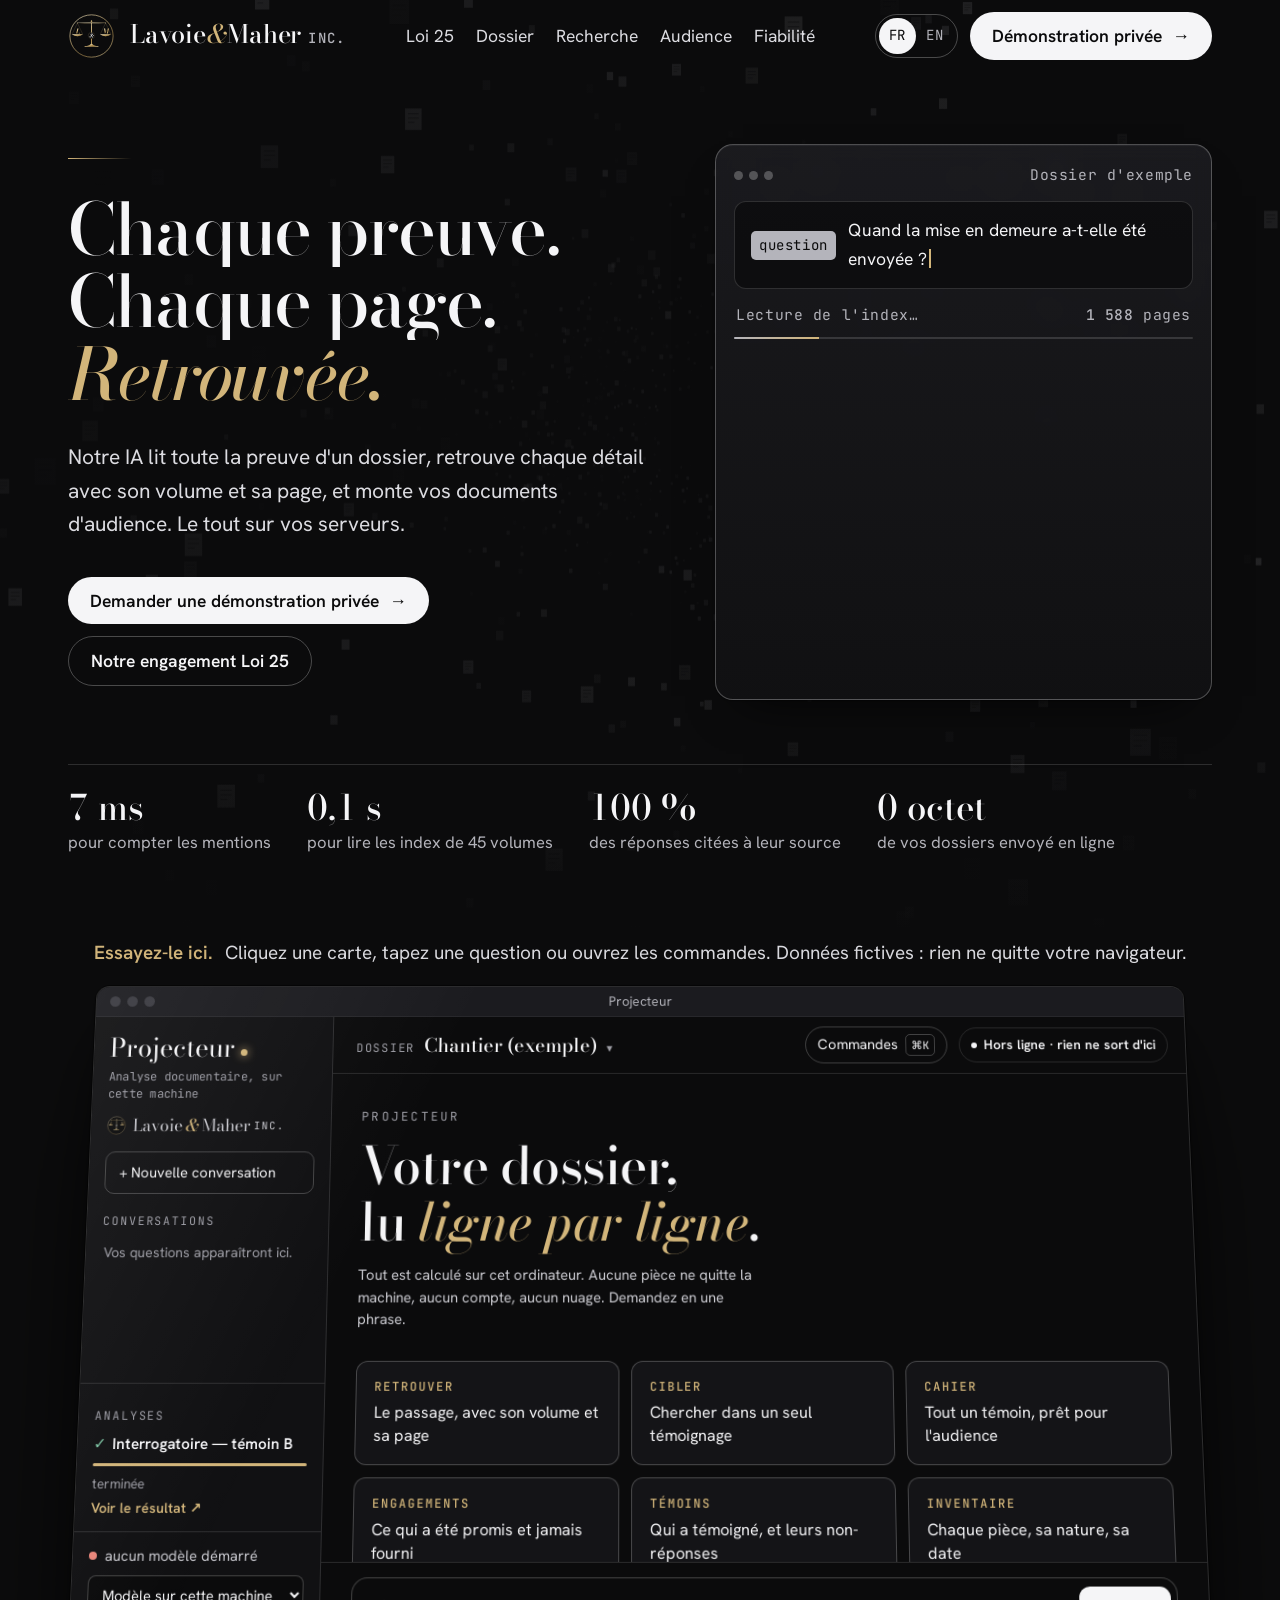
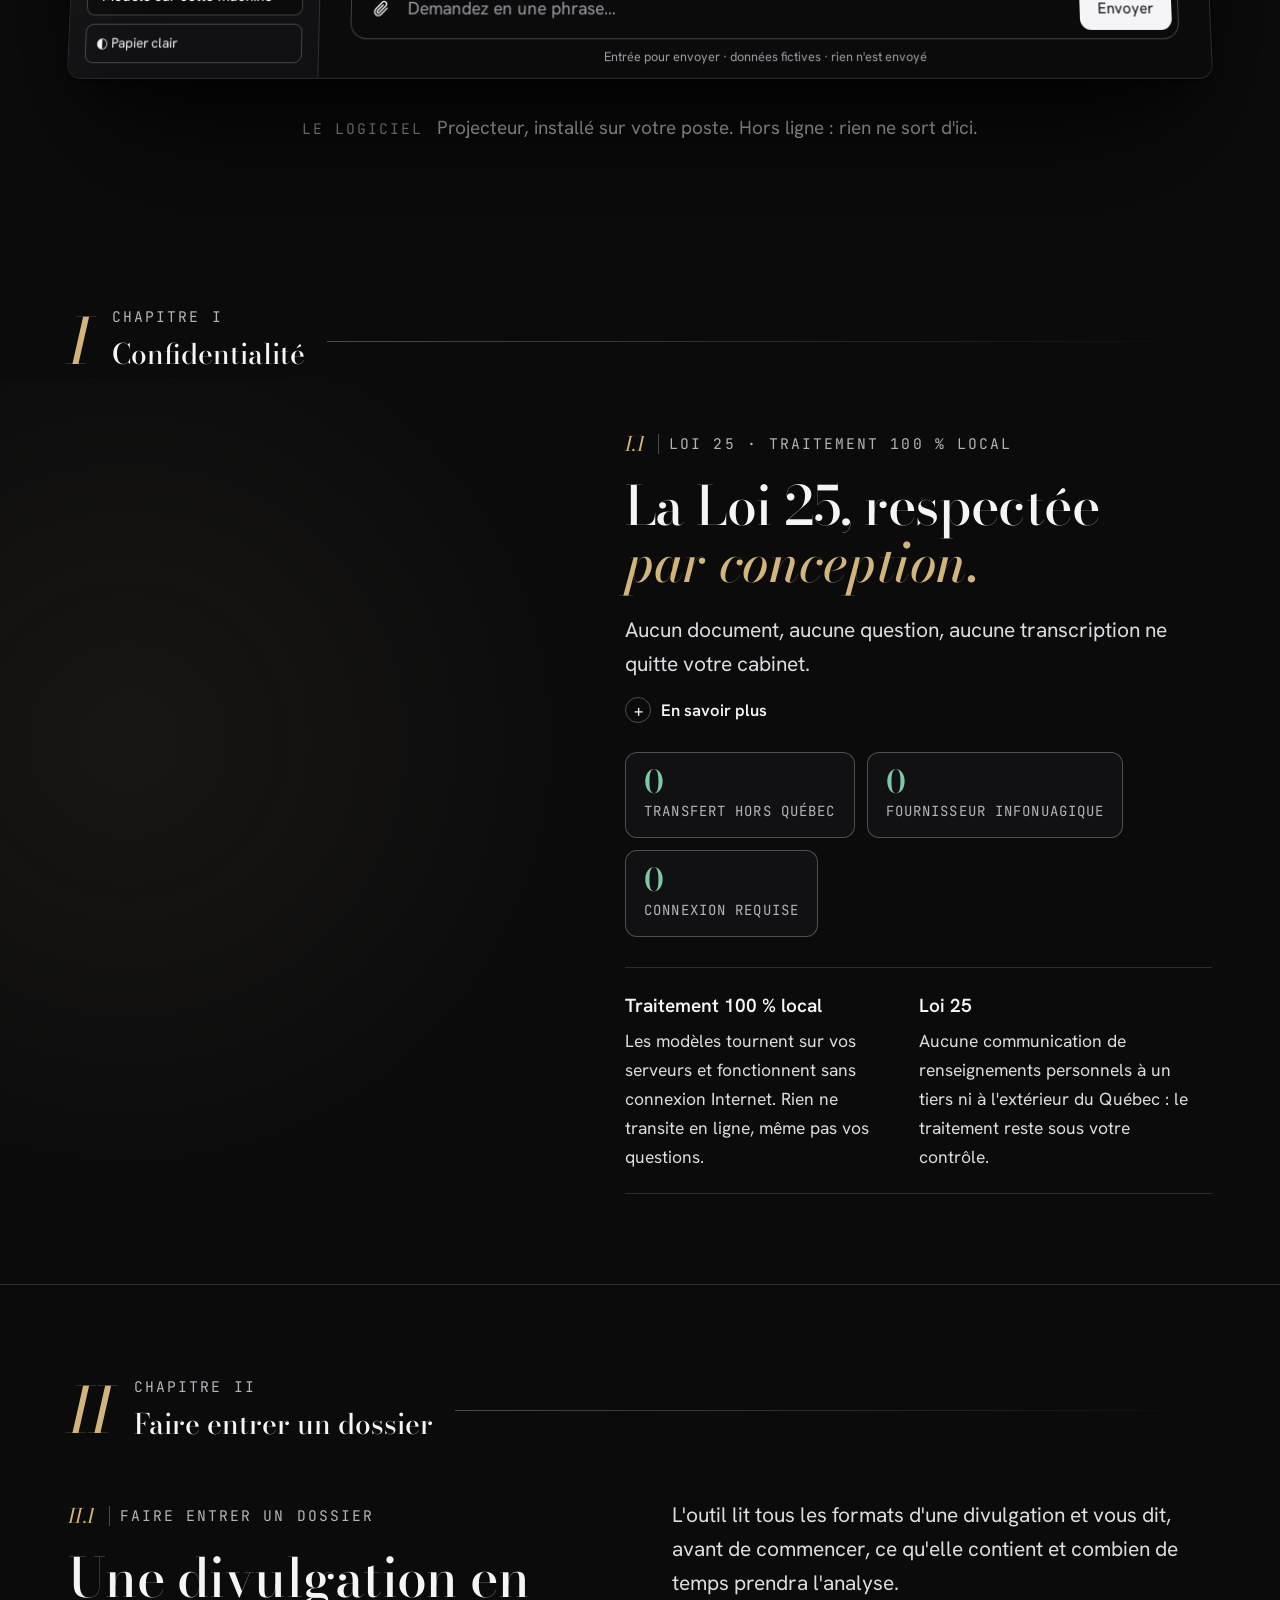
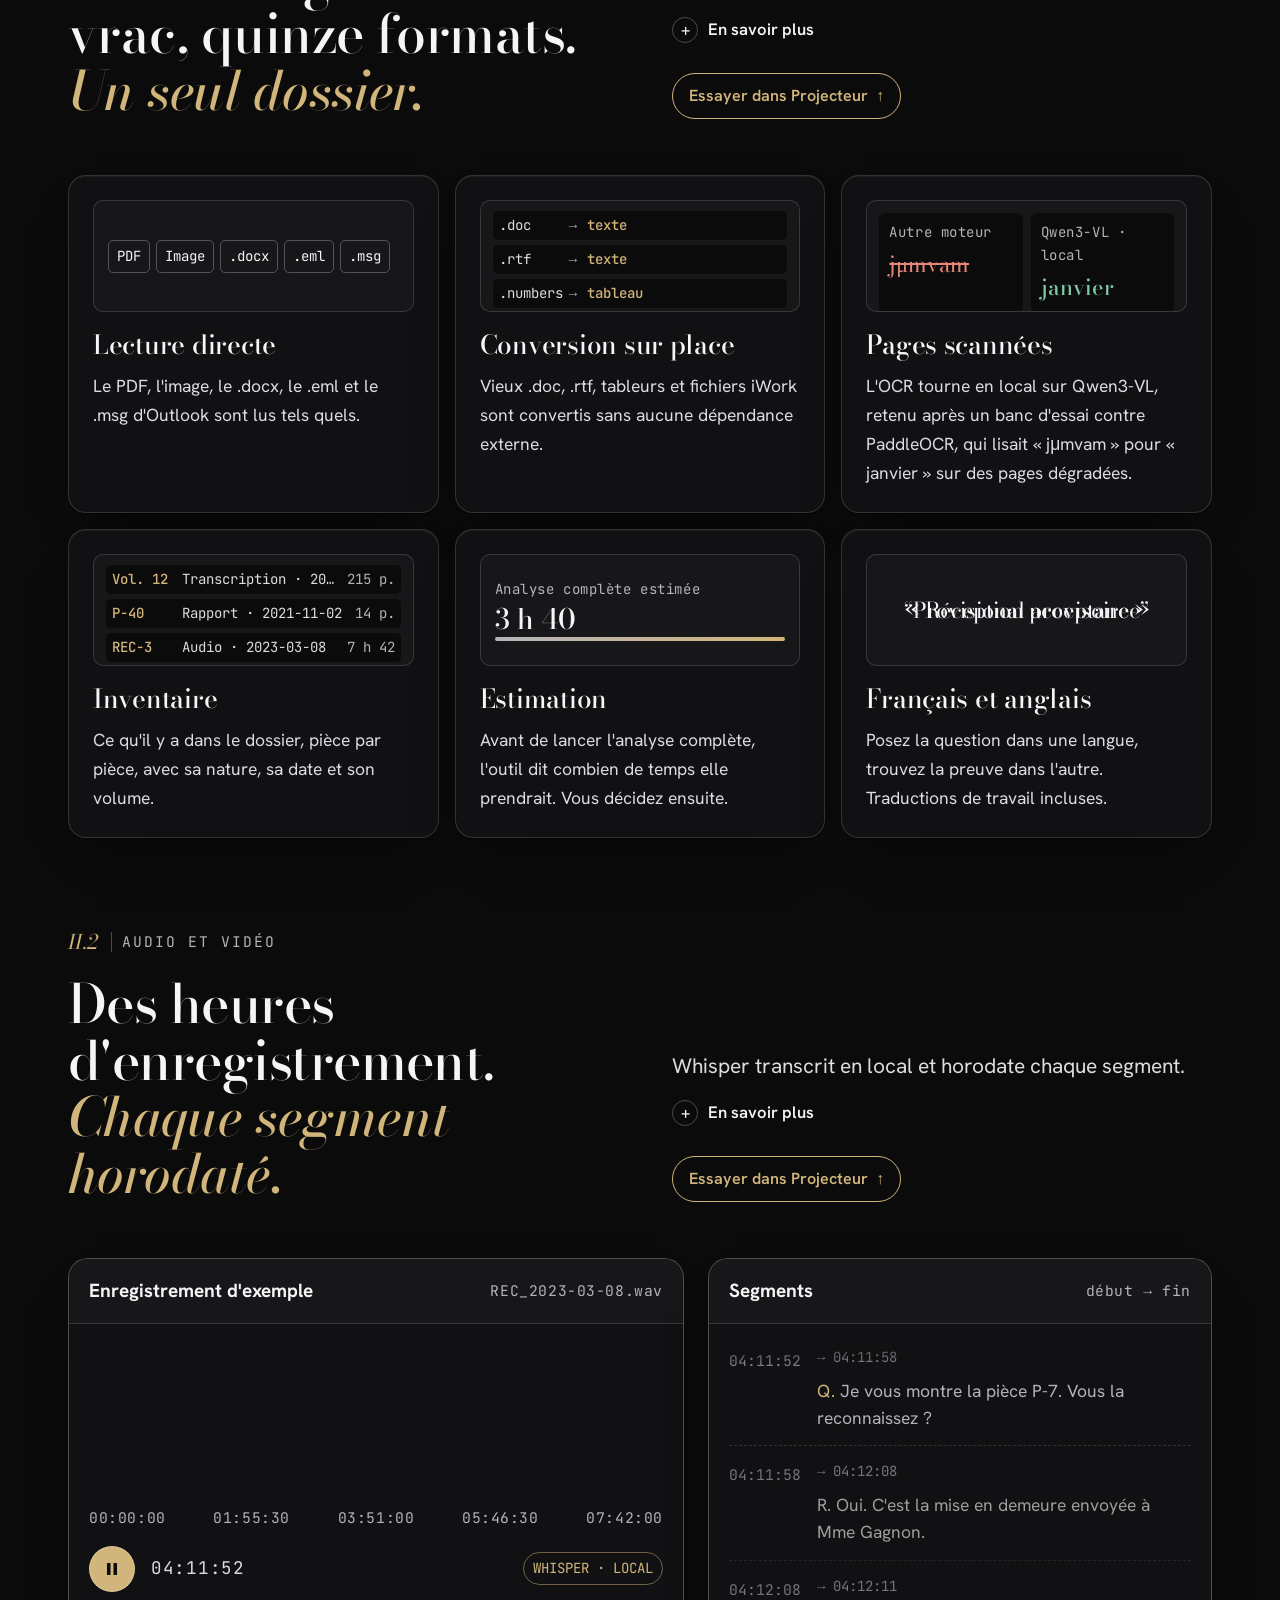
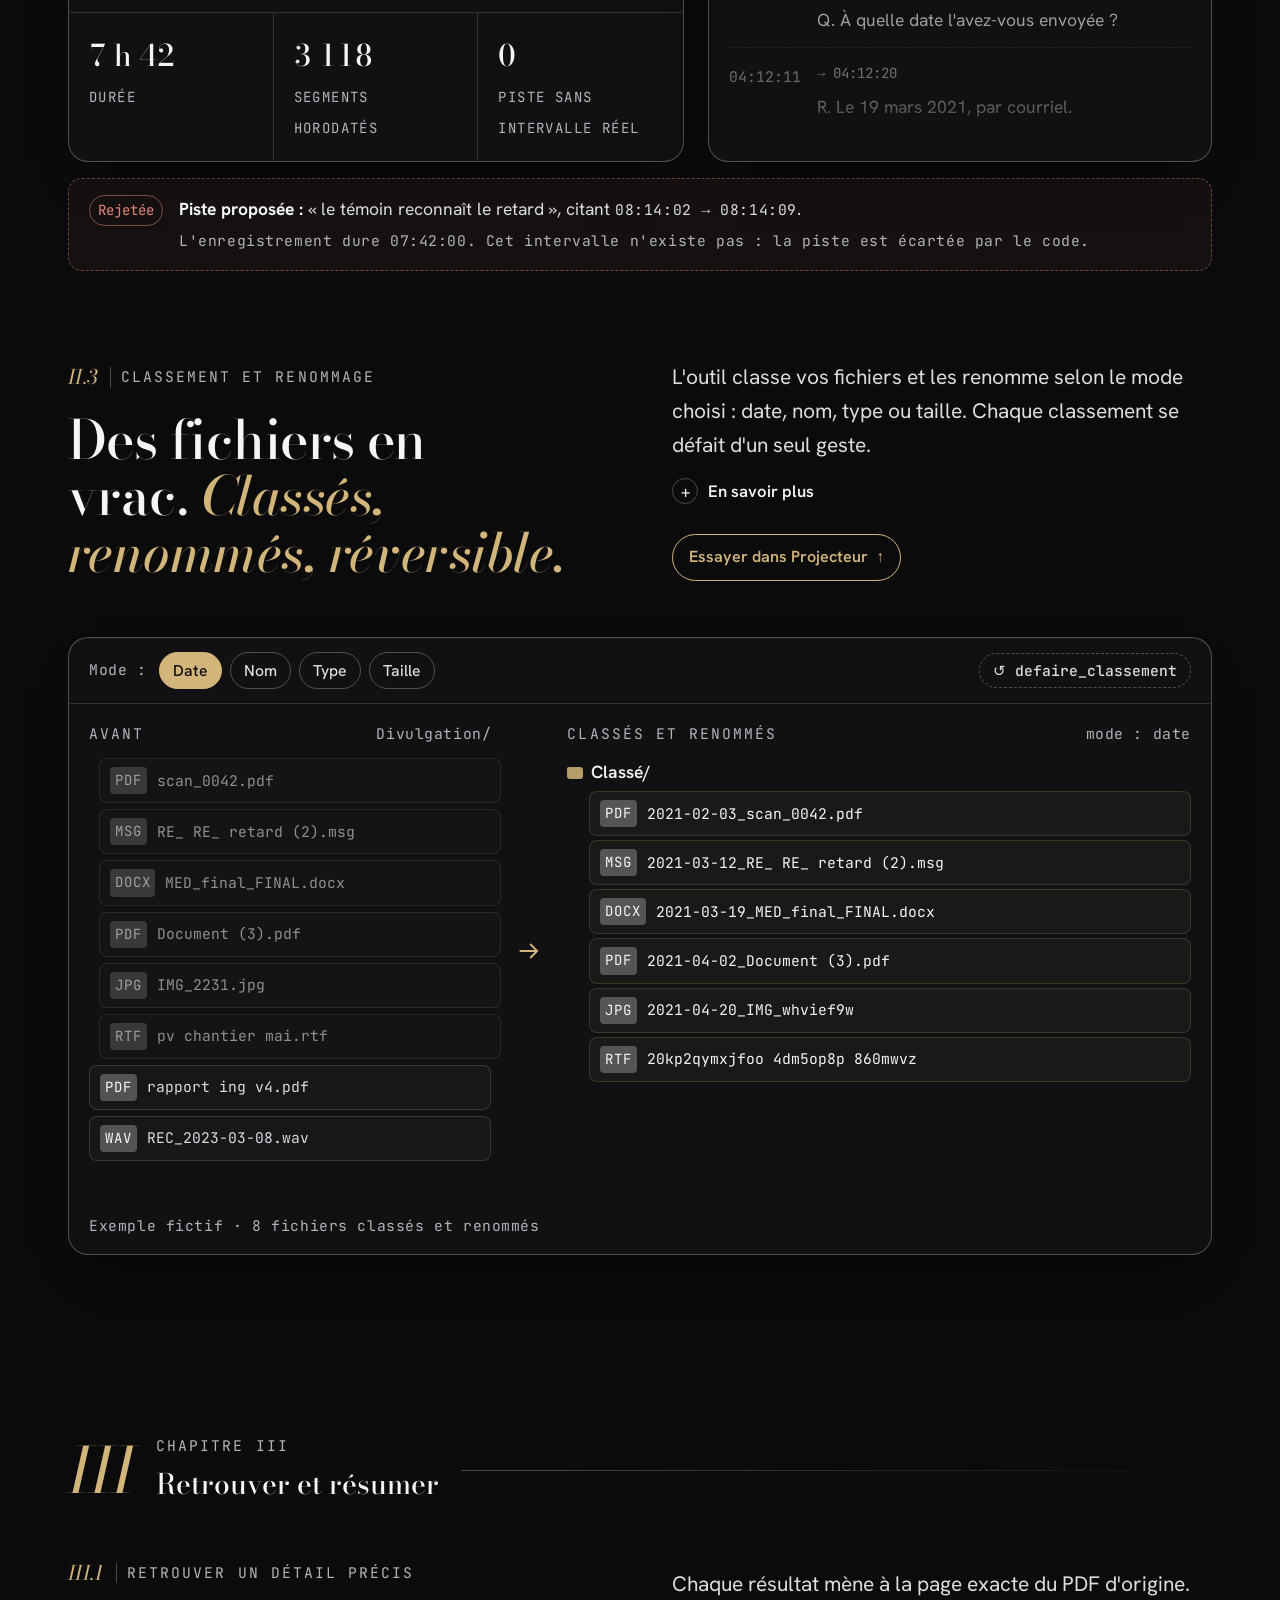
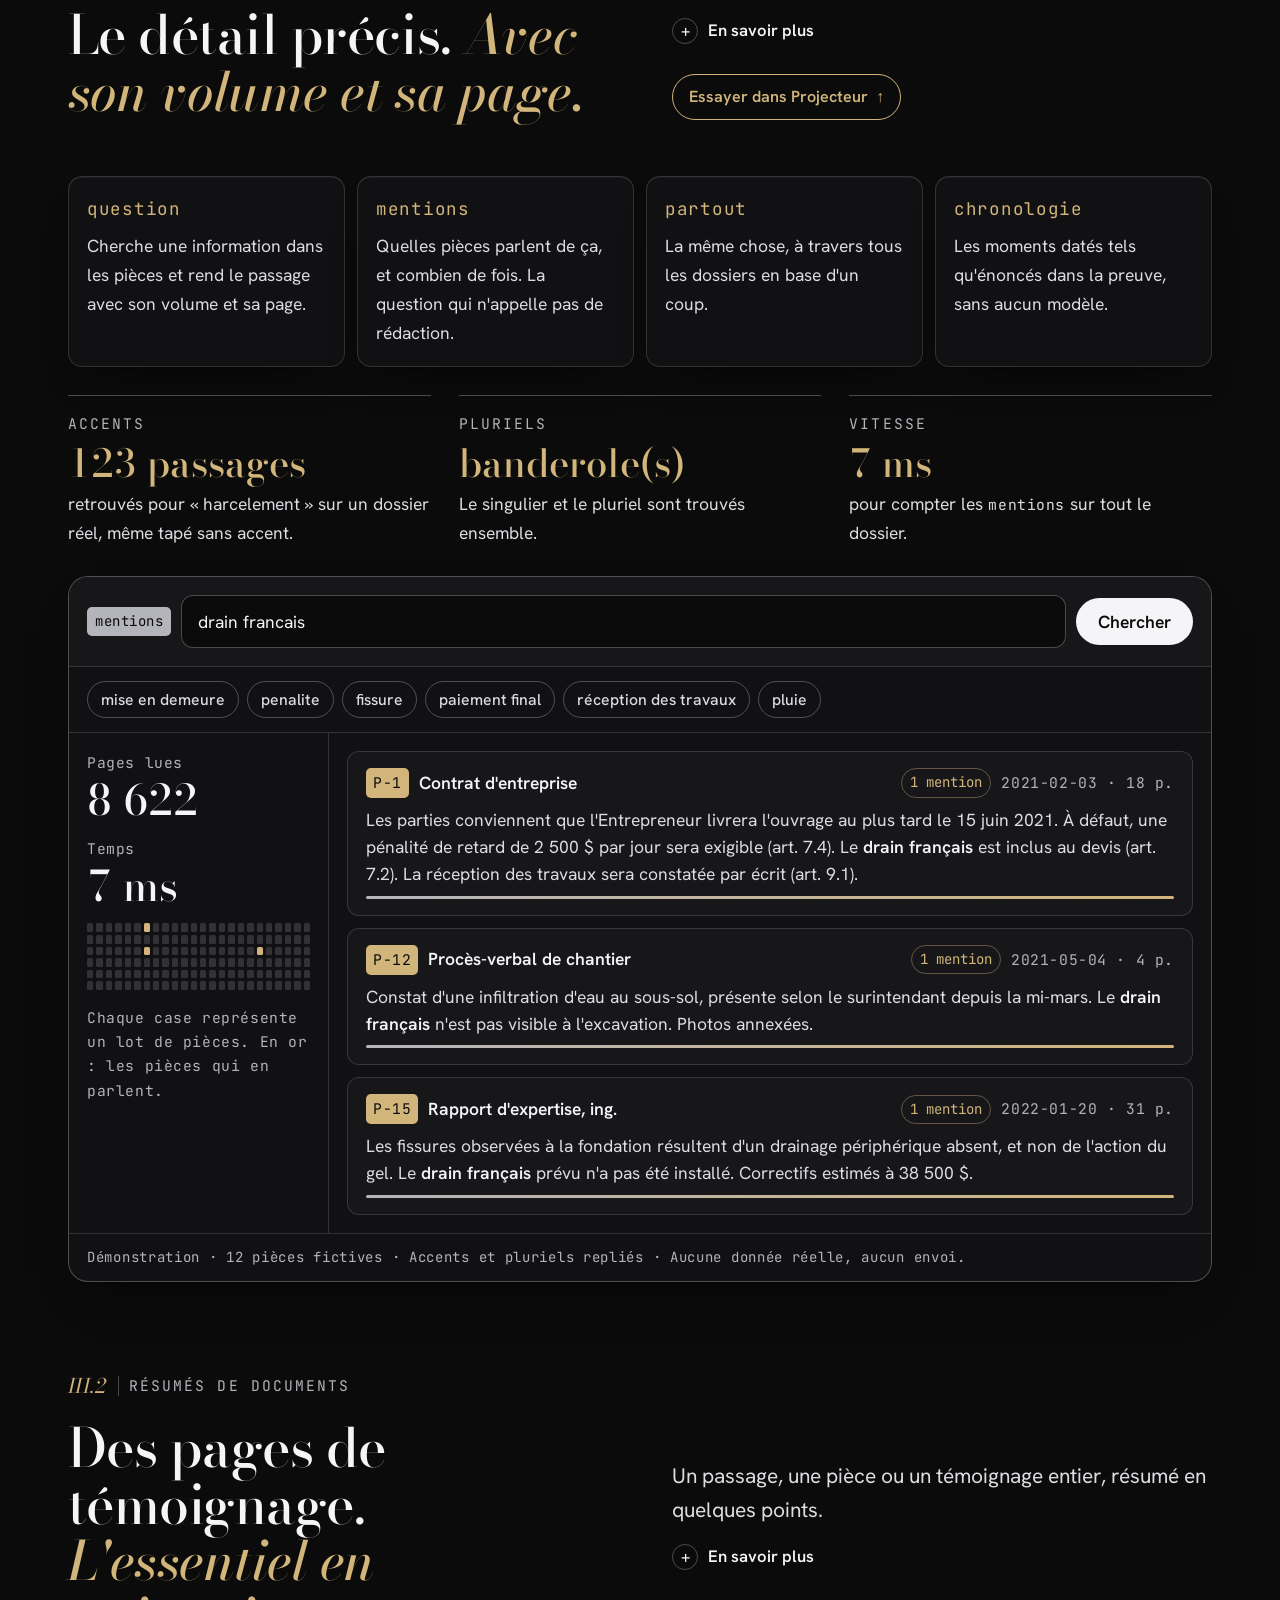
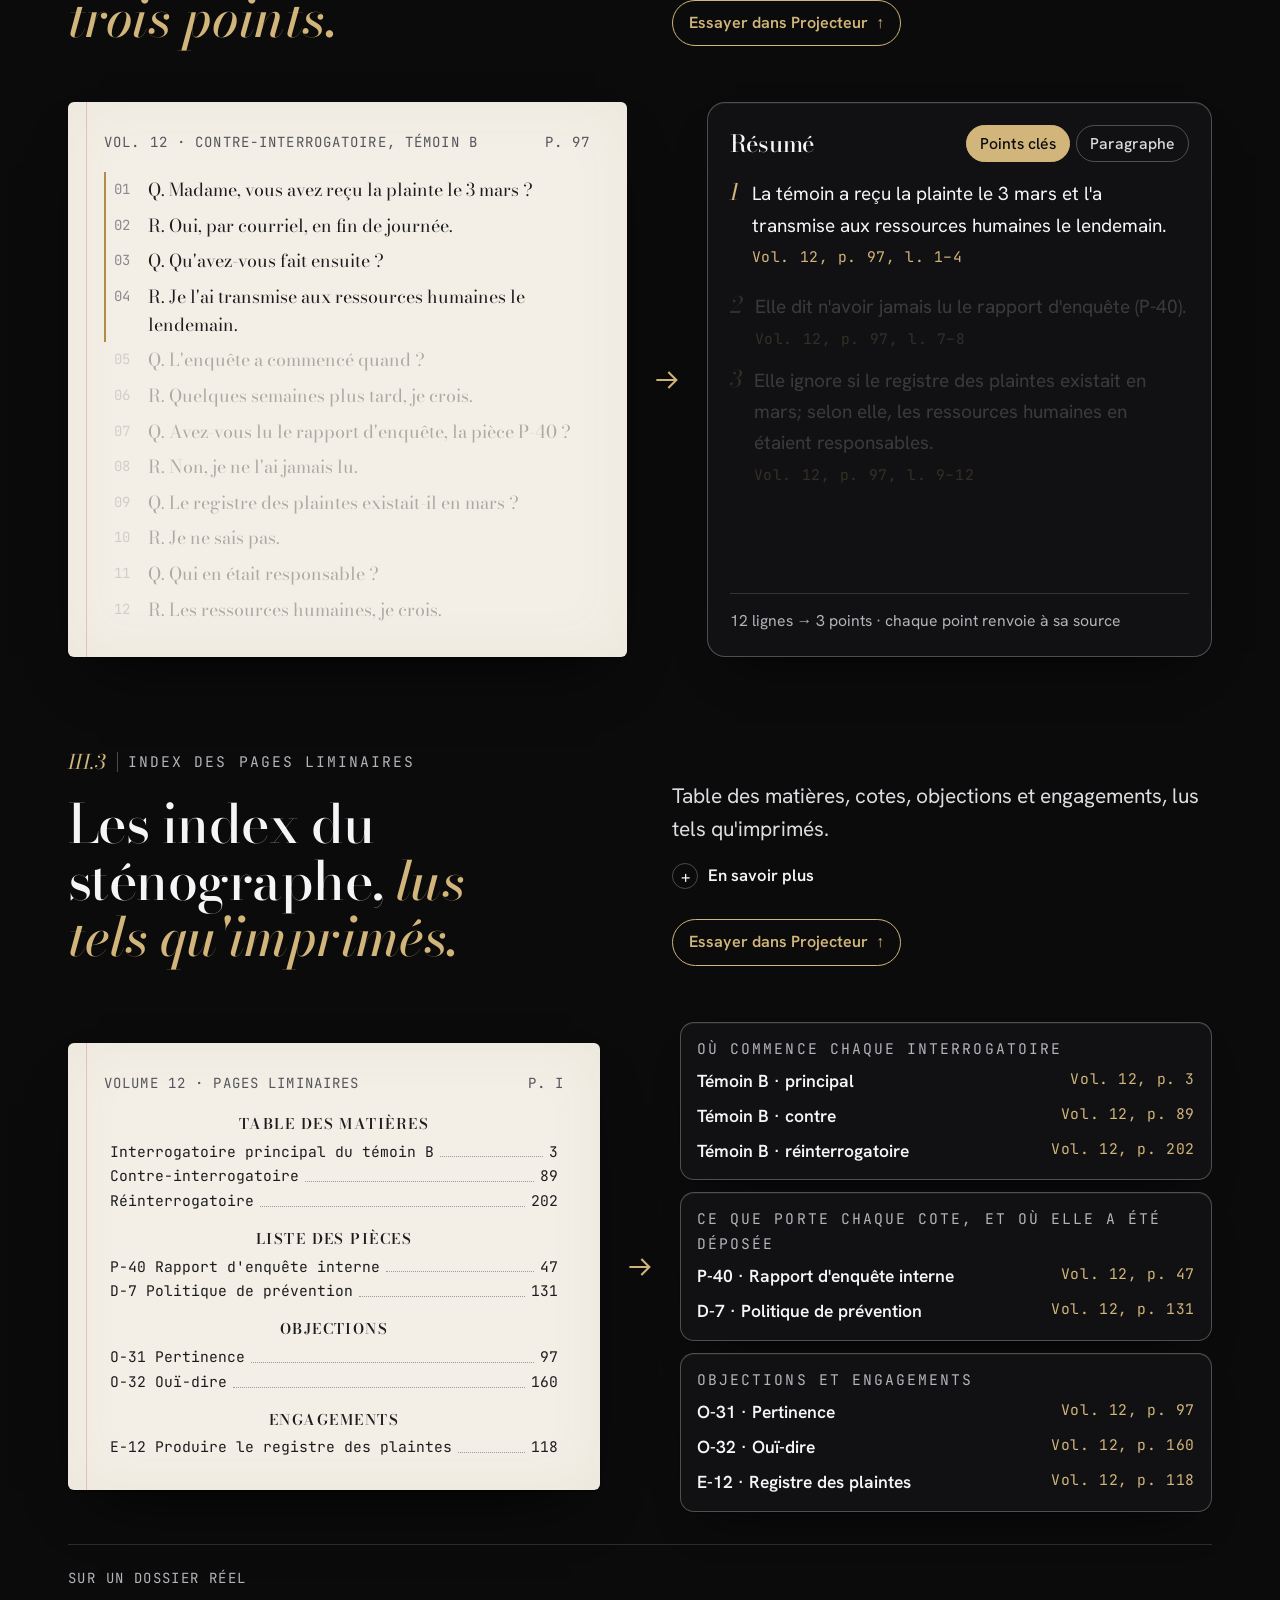
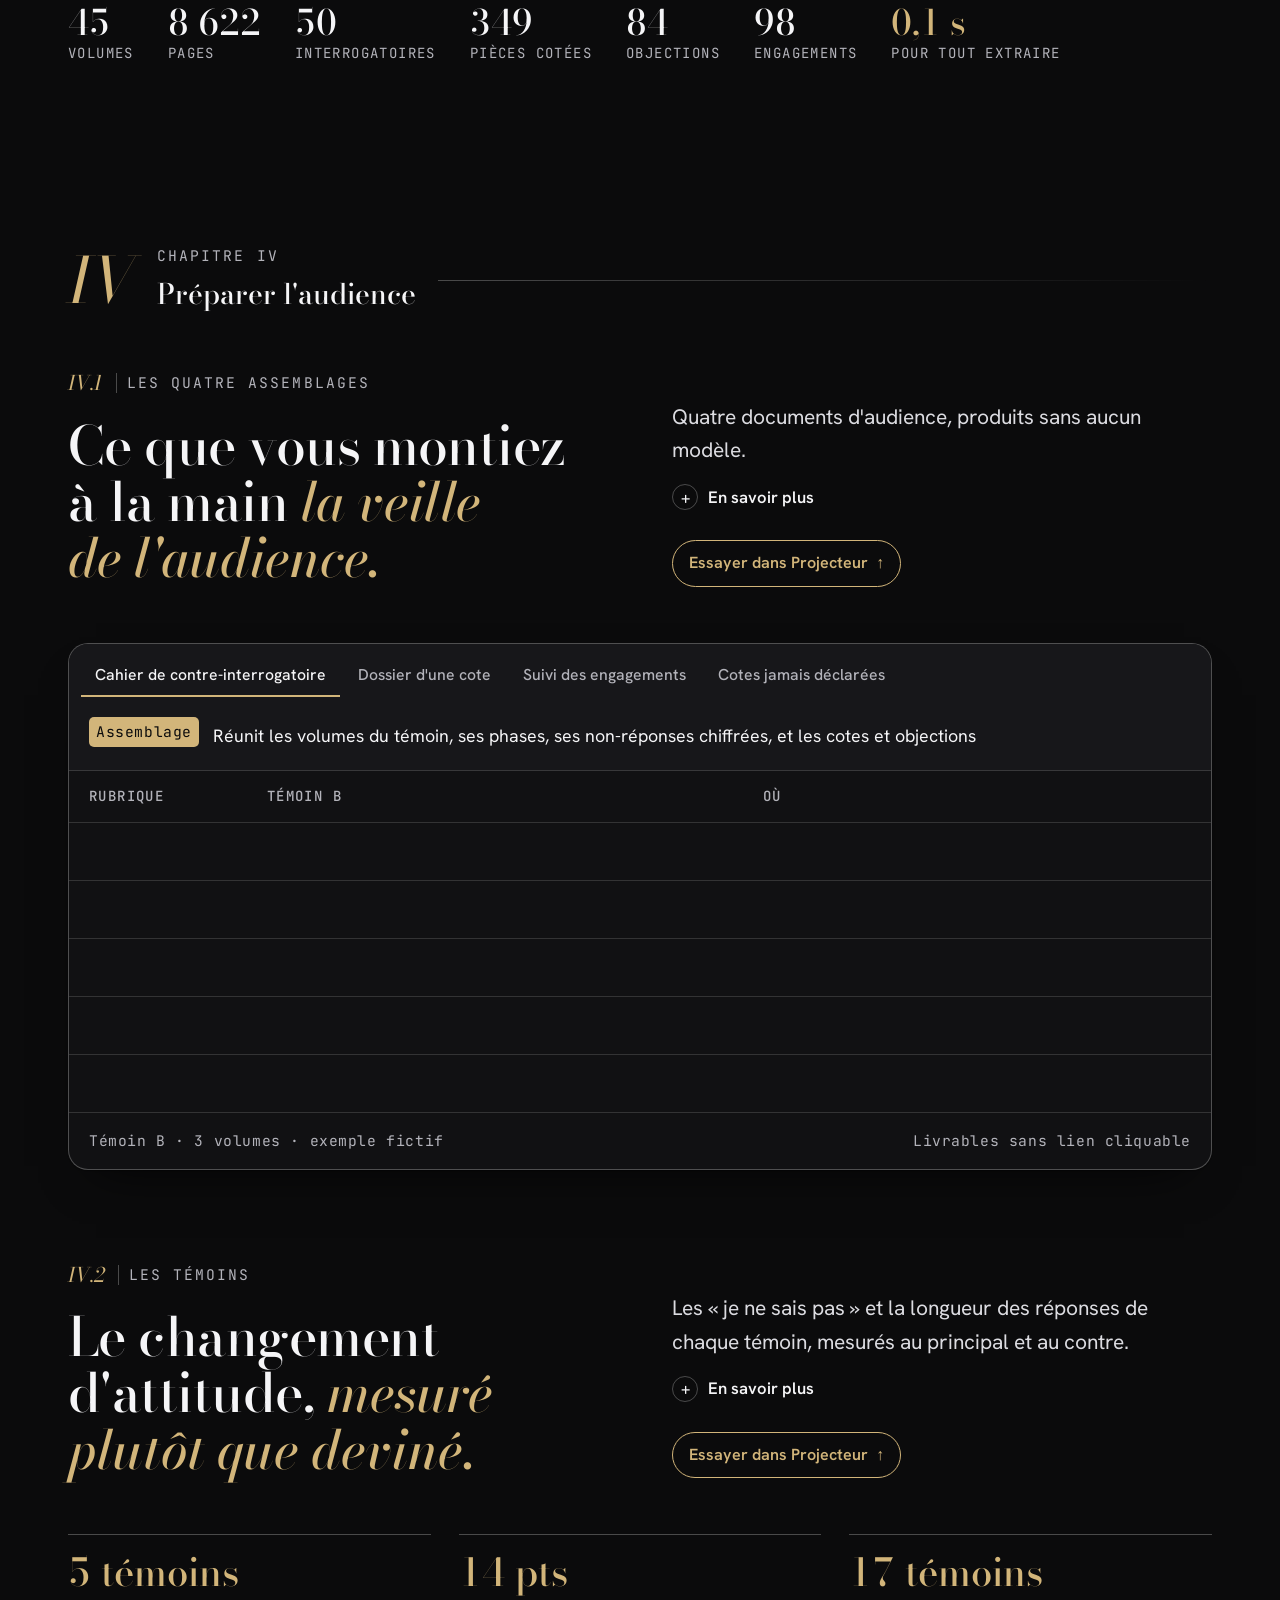
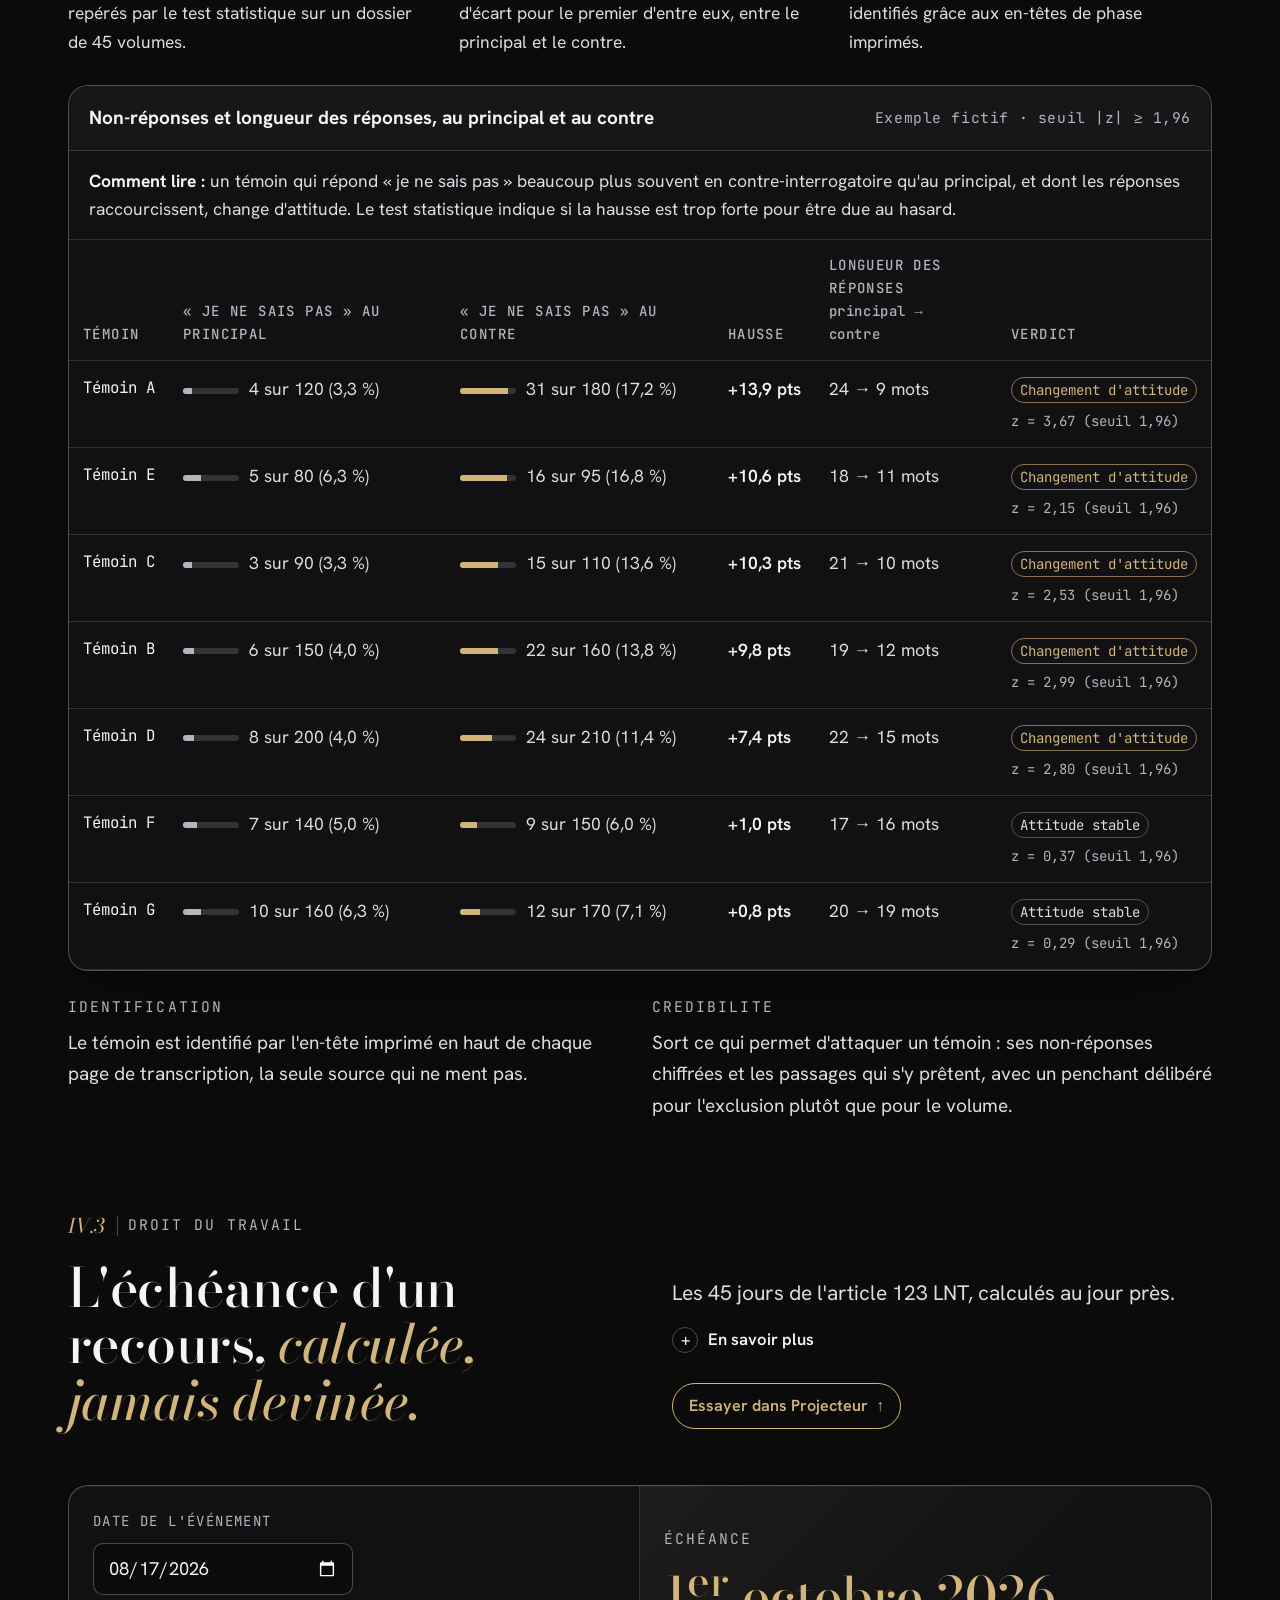
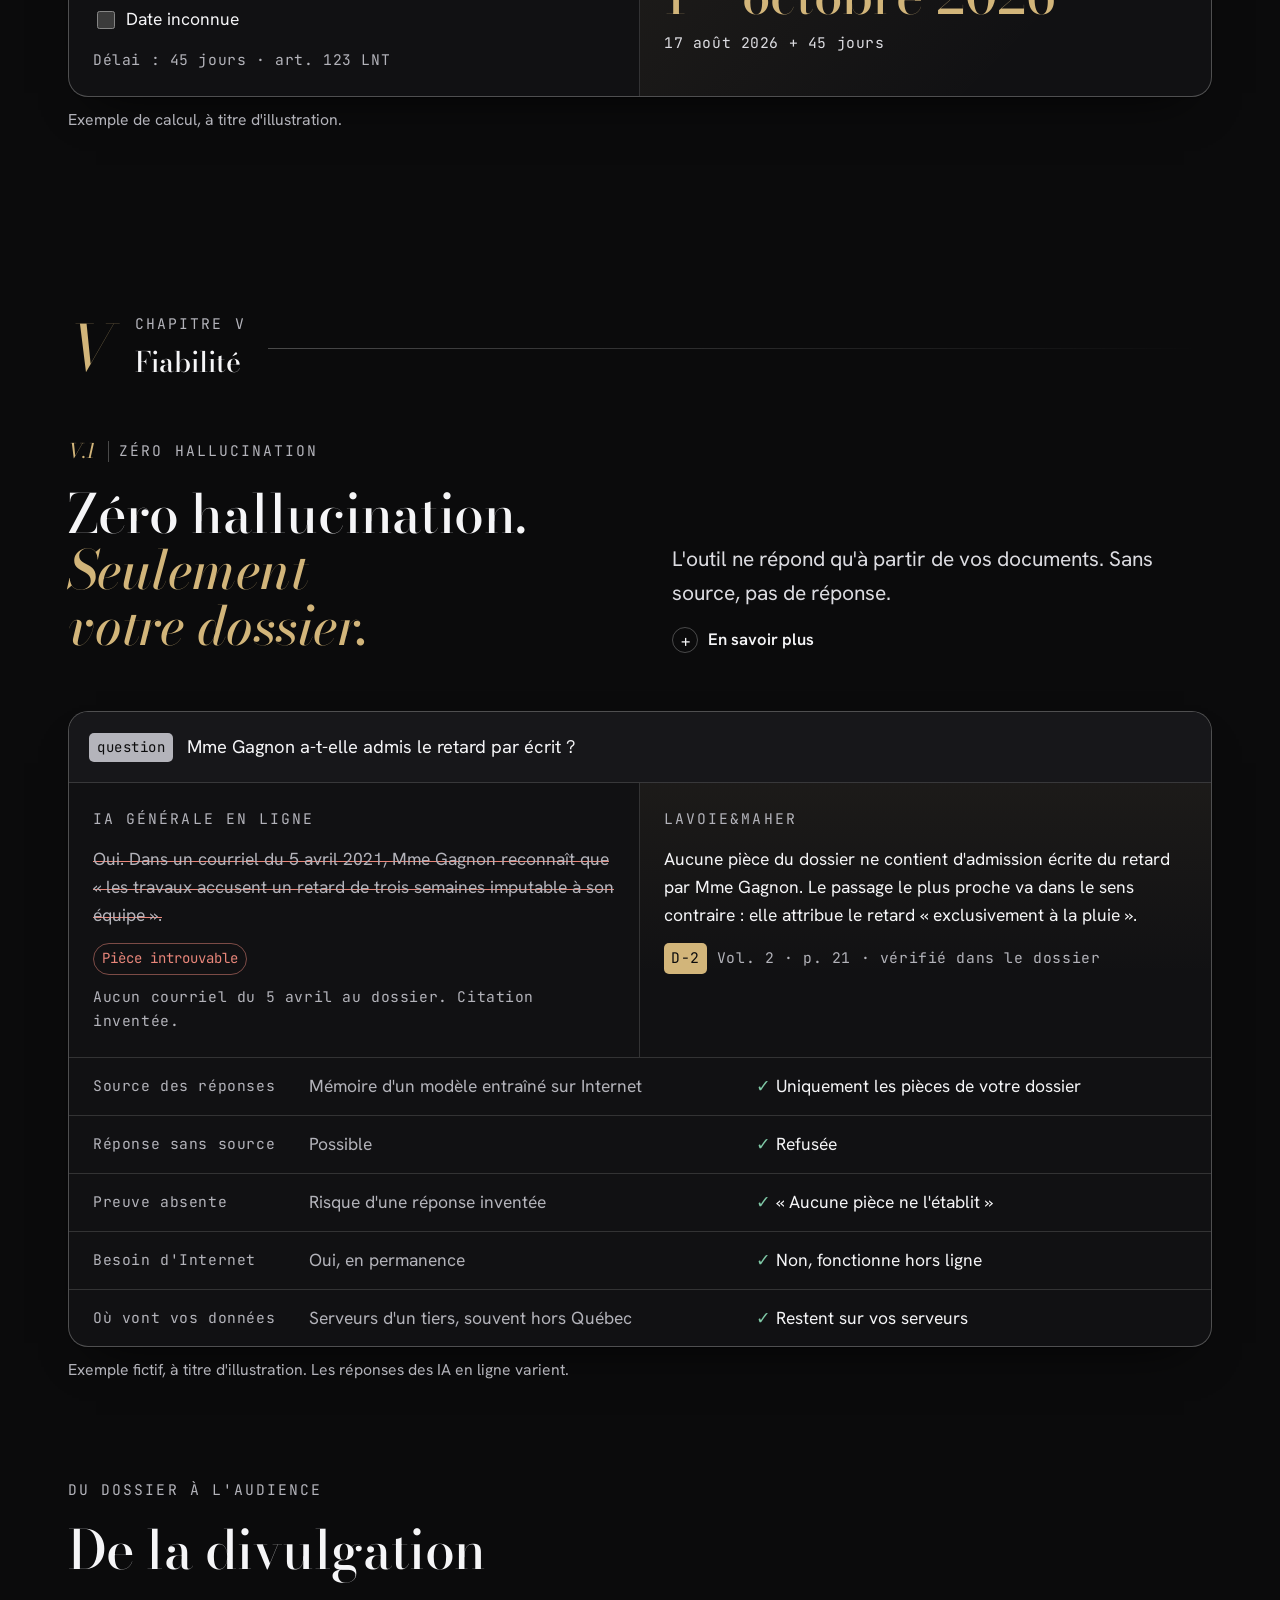
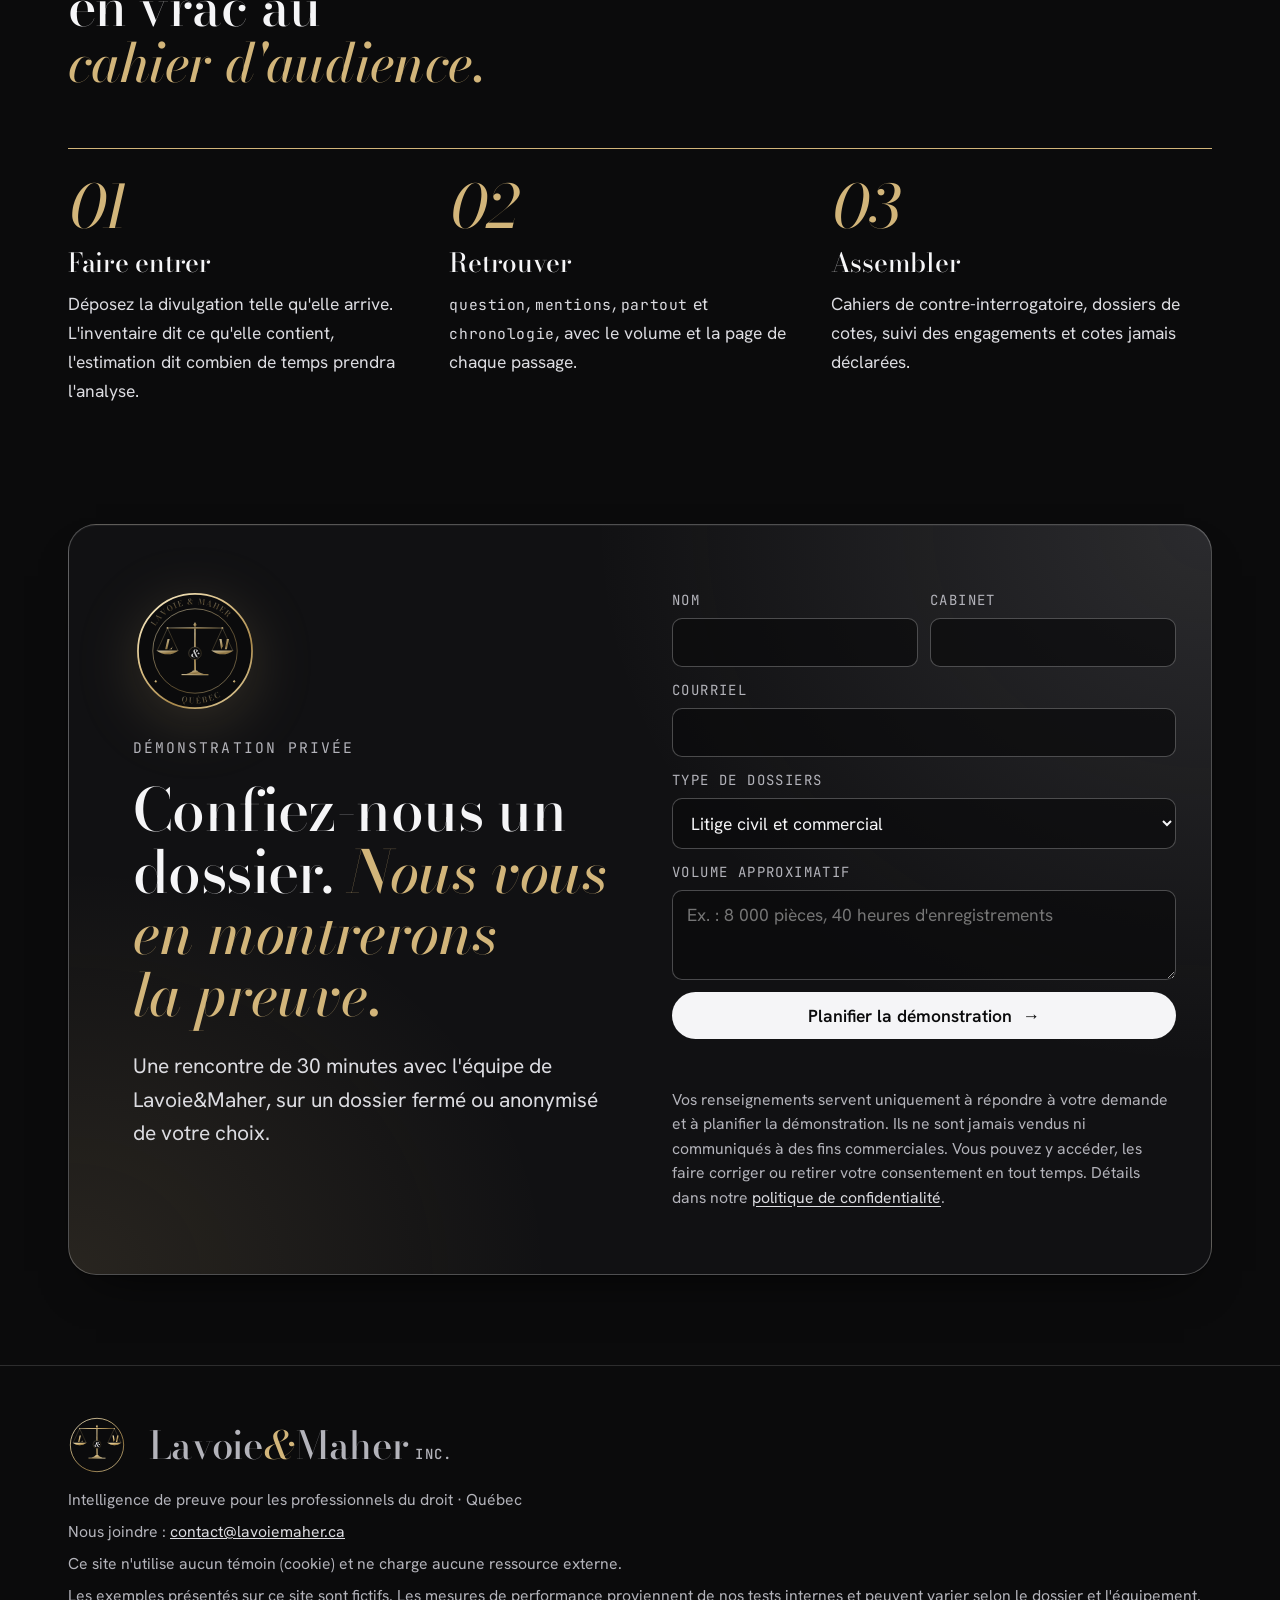
<file: lavoie-maher/index.html>
<!doctype html>
<html lang="fr-CA">
<head>
<meta charset="utf-8">
<meta name="viewport" content="width=device-width, initial-scale=1, viewport-fit=cover">
<title>Lavoie&amp;Maher | IA juridique locale, respectueuse de la Loi 25</title>
<meta name="description" content="Lavoie&amp;Maher, inc. : intelligence artificielle 100 % locale pour la preuve juridique, qui respecte la Loi 25. Lecture de tous les formats, recherche avec volume et page, index des pages liminaires, cahiers de contre-interrogatoire, suivi des engagements et analyse des témoins. Zéro hallucination, aucune donnée envoyée en ligne.">
<link rel="canonical" href="https://lavoiemaher.ca/">
<link rel="alternate" hreflang="fr-CA" href="https://lavoiemaher.ca/">
<link rel="alternate" hreflang="en-CA" href="https://lavoiemaher.ca/en.html">
<link rel="icon" href="favicon.svg?v=bal1" type="image/svg+xml">
<link rel="apple-touch-icon" href="apple-touch-icon.png?v=bal1">
<meta property="og:type" content="website">
<meta property="og:locale" content="fr_CA">
<meta property="og:site_name" content="Lavoie&amp;Maher, inc.">
<meta property="og:title" content="Lavoie&amp;Maher | Chaque preuve. Retrouvée.">
<meta property="og:description" content="IA 100 % locale pour la preuve juridique : chaque détail retrouvé avec son volume et sa page, et les documents d'audience assemblés sans modèle.">
<meta property="og:url" content="https://lavoiemaher.ca/">
<meta property="og:image" content="https://lavoiemaher.ca/og-image.png">
<meta property="og:image:width" content="1200">
<meta property="og:image:height" content="630">
<meta name="twitter:card" content="summary_large_image">
<script type="application/ld+json">{"@context":"https://schema.org","@type":"Organization","name":"Lavoie&Maher, inc.","url":"https://lavoiemaher.ca/","logo":"https://lavoiemaher.ca/logo/icone-512.png","areaServed":"CA-QC","description":"Intelligence artificielle locale pour la recherche de preuve juridique."}</script>
<meta name="theme-color" content="#0B0B0C">
<!-- Polices auto-hébergées : le site n'envoie aucune requête à un tiers -->
<link rel="preload" href="fonts/bodoni-moda-normal-latin-3.woff2" as="font" type="font/woff2" crossorigin>
<link rel="preload" href="fonts/hanken-grotesk-normal-latin-5.woff2" as="font" type="font/woff2" crossorigin>
<link rel="stylesheet" href="fonts.css">
<style>
/* =========================================================================
   LAVOIE&MAHER, INC. — Intelligence de preuve
   Direction : encre juridique & surligneur — un dossier qui s'éclaire
   Thème     : sombre assumé (monde unique), couleurs toutes explicites
   ========================================================================= */
:root{
  color-scheme: dark;
  --ink:#0B0B0C;
  --ink-2:#111113;
  --panel:#17171A;
  --panel-2:#1E1E22;
  --line:rgba(255,255,255,.14);
  --line-2:rgba(255,255,255,.26);
  --paper:#F5F5F7;
  --paper-dim:#DCDCE1;
  --muted:#B3B3BA;
  --amber:#D2B57A;
  --amber-soft:rgba(210,181,122,.16);
  --azure:#B4B4BB;
  --azure-soft:rgba(180,180,187,.16);
  --ok:#7FC8A6;
  --danger:#E8867A;
  --on-accent:#0B0B0C;
  --bg-rgb:11,11,12;
  --shadow:inset 0 1px 0 rgba(255,255,255,.05),0 1px 2px rgba(0,0,0,.4),0 24px 48px -28px rgba(0,0,0,.85);

  --f-display:"Bodoni Moda", "Didot", "Bodoni 72", Georgia, serif;
  --f-body:"Hanken Grotesk", "Helvetica Neue", Arial, system-ui, sans-serif;
  --f-mono:"JetBrains Mono", ui-monospace, "SFMono-Regular", Menlo, Consolas, monospace;

  --gutter:clamp(16px, 4vw, 48px);
  --max:1240px;
  --r:14px;
  --ease:cubic-bezier(.2,.7,.1,1);
}
*{box-sizing:border-box}
html{scroll-behavior:smooth;background:var(--ink);font-size:17.5px}
body{
  margin:0;background:var(--ink);color:var(--paper);
  font-family:var(--f-body);font-size:19px;line-height:1.65;
  -webkit-font-smoothing:antialiased;overflow-x:hidden;
}
::selection{background:var(--amber);color:var(--on-accent)}
a{color:inherit}
:focus-visible{outline:2px solid var(--amber);outline-offset:3px;border-radius:4px}
.wrap{max-width:var(--max);margin-inline:auto;padding-inline:var(--gutter)}
.mono{font-family:var(--f-mono);font-size:0.84rem;letter-spacing:.04em}
.eyebrow{font-family:var(--f-mono);font-size:0.84rem;letter-spacing:.14em;text-transform:uppercase;color:var(--muted)}
h1,h2,h3{font-family:var(--f-display);font-weight:500;text-wrap:balance;margin:0;letter-spacing:-.01em}
h2{font-size:clamp(2.1rem, 4.2vw, 3.5rem);line-height:1.05}
h3{font-size:1.5rem;line-height:1.15}
h2 em,h1 em{font-style:italic;color:var(--amber)}
p{margin:0}
.lede{color:var(--paper-dim);font-size:1.2rem;line-height:1.6;max-width:58ch}

/* ---------- grain + spotlight ---------- */
body::before{content:none}
.spot{position:fixed;width:520px;height:520px;border-radius:50%;pointer-events:none;z-index:1;
  background:radial-gradient(circle, rgba(180,180,187,.10), transparent 62%);
  transform:translate(-50%,-50%);left:-600px;top:-600px;transition:opacity .4s}

/* ---------- nav ---------- */
.nav{position:fixed;top:0;left:0;right:0;z-index:50;padding-top:env(safe-area-inset-top,0px);
  transition:background .4s, border-color .4s;border-bottom:1px solid transparent}
.nav.solid{background:rgba(var(--bg-rgb),.78);backdrop-filter:blur(14px) saturate(140%);-webkit-backdrop-filter:blur(14px) saturate(140%);border-color:var(--line)}
.nav .wrap{display:flex;align-items:center;justify-content:space-between;gap:24px;height:72px}
.brand{display:flex;align-items:baseline;gap:.15em;text-decoration:none;font-family:var(--f-display);font-size:1.45rem;font-weight:500;letter-spacing:-.01em;white-space:nowrap}
.brand .amp{font-style:italic;color:var(--amber);font-weight:400;padding-inline:.04em}
.brand small{font-family:var(--f-mono);font-size:.8rem;color:var(--muted);letter-spacing:.1em;margin-left:.5em}
.nav ul{display:flex;gap:22px;list-style:none;margin:0;padding:0}
.nav ul a{white-space:nowrap;text-decoration:none;color:var(--paper-dim);font-size:1rem;transition:color .2s}
.nav ul a:hover{color:var(--paper)}

.btn{--bx:0px;--by:0px;white-space:nowrap;display:inline-flex;align-items:center;gap:.6em;border:0;cursor:pointer;
  font:600 1rem/1 var(--f-body);padding:15px 22px;border-radius:999px;text-decoration:none;
  transform:translate(var(--bx),var(--by));transition:transform .25s var(--ease), background .25s, box-shadow .25s}
.btn-amber{background:var(--amber);color:var(--ink);box-shadow:0 0 0 0 rgba(210,181,122,.5)}
.btn-amber:hover{box-shadow:0 8px 24px -12px rgba(210,181,122,.55);filter:brightness(1.04)}
.btn-ghost{background:transparent;color:var(--paper);border:1px solid var(--line-2)}
.btn-ghost:hover{background:rgba(255,255,255,.04)}
.btn .arr{transition:transform .25s var(--ease)}
.btn:hover .arr{transform:translateX(4px)}

.skip{position:fixed;left:16px;top:-60px;z-index:200;background:var(--amber);color:var(--on-accent);padding:10px 14px;border-radius:8px;font-weight:600;text-decoration:none;transition:top .2s}
.skip:focus{top:calc(12px + env(safe-area-inset-top,0px))}
.burger{display:none;width:44px;height:44px;border-radius:50%;border:1px solid var(--line-2);background:transparent;color:var(--paper);cursor:pointer;place-items:center;flex:none}
.burger span,.burger span::before,.burger span::after{display:block;width:18px;height:1.5px;background:currentColor;position:relative;transition:transform .3s var(--ease), background .3s}
.burger span::before,.burger span::after{content:"";position:absolute;left:0}
.burger span::before{top:-6px}.burger span::after{top:6px}
.nav.open .burger span{background:transparent}
.nav.open .burger span::before{transform:translateY(6px) rotate(45deg)}
.nav.open .burger span::after{transform:translateY(-6px) rotate(-45deg)}
.nav .menu-cta{display:none}
.nav-right{display:flex;align-items:center;gap:12px}
.lang{display:inline-flex;align-items:center;border:1px solid var(--line-2);border-radius:999px;padding:3px;text-decoration:none;font-family:var(--f-mono);font-size:.8rem;letter-spacing:.06em;flex:none;transition:border-color .2s}
.lang span{padding:6px 10px;border-radius:999px;color:var(--muted);transition:background .2s,color .2s}
.lang span.on{background:var(--amber);color:var(--ink)}
.lang:hover{border-color:var(--amber)}
.lang:hover span:not(.on){color:var(--paper)}
@media (max-width:1100px){
  .burger{display:grid}
  .nav-right{display:flex;align-items:center;gap:10px}
  .nav ul{display:flex;flex-direction:column;gap:0;position:fixed;left:0;right:0;top:calc(72px + env(safe-area-inset-top,0px));
    background:rgba(var(--bg-rgb),.97);backdrop-filter:blur(14px);-webkit-backdrop-filter:blur(14px);border-bottom:1px solid var(--line);
    padding:8px var(--gutter) 24px;transform:translateY(-8px);opacity:0;visibility:hidden;transition:opacity .3s, transform .3s var(--ease), visibility .3s}
  .nav.open ul{opacity:1;transform:none;visibility:visible}
  .nav.open{background:rgba(var(--bg-rgb),.97);border-color:var(--line)}
  .nav ul li a{display:block;padding:14px 0;border-bottom:1px solid var(--line);font-size:1.05rem}
  .nav .menu-cta{display:block;margin-top:18px}
  .nav .menu-cta a{border:0;justify-content:center;width:100%;color:var(--ink)}
}
@media (max-width:560px){.nav-right > .btn{display:none}.nav-right{gap:8px}.lang span{padding:5px 8px}.burger{width:40px;height:40px}}
@media (max-width:420px){.nav .brand small{display:none}.nav .brand{font-size:1.3rem}}

/* ---------- hero ---------- */
.hero{position:relative;padding-block:clamp(120px,16vh,170px) 72px;overflow:hidden;isolation:isolate}
#field{position:absolute;inset:0;width:100%;height:100%;z-index:-1;display:block}
.hero::after{content:"";position:absolute;inset:0;z-index:-1;pointer-events:none;
  background:radial-gradient(120% 80% at 20% 40%, rgba(var(--bg-rgb),.86) 0%, rgba(var(--bg-rgb),.35) 55%, rgba(var(--bg-rgb),.1) 100%),
             linear-gradient(to bottom, transparent 70%, var(--ink) 100%)}
.hero-grid{display:grid;grid-template-columns:1.08fr .92fr;gap:clamp(32px,5vw,72px);align-items:center}
@media (max-width:980px){.hero-grid{grid-template-columns:1fr}}
.hero h1{font-size:clamp(3rem, 5.6vw, 5.5rem);line-height:.95;letter-spacing:-.025em;font-weight:500}
.hero h1 .line{display:block;overflow:hidden;padding-bottom:.06em}
.hero h1 .line > span{display:inline-block;animation:rise 1.2s var(--ease) both}
.hero h1 .line:nth-child(2) > span{animation-delay:.12s}
.hero h1 .line:nth-child(3) > span{animation-delay:.24s}
@keyframes rise{from{transform:translateY(105%)}to{transform:none}}
.hero .lede{margin-top:28px;animation:fadeup 1s .45s var(--ease) both}
.hero-cta{display:flex;flex-wrap:wrap;gap:12px;margin-top:36px;animation:fadeup 1s .6s var(--ease) both}
@keyframes fadeup{from{opacity:0;transform:translateY(18px)}to{opacity:1;transform:none}}
.hero .eyebrow{display:flex;align-items:center;gap:10px;margin-bottom:26px;animation:fadeup 1s var(--ease) both}
.pulse{width:8px;height:8px;border-radius:50%;background:var(--ok);box-shadow:0 0 0 0 rgba(127,200,166,.6);}
@keyframes pulse{70%{box-shadow:0 0 0 10px rgba(127,200,166,0)}100%{box-shadow:0 0 0 0 rgba(127,200,166,0)}}

/* console */
.console{position:relative;background:linear-gradient(180deg, rgba(30,30,34,.82), rgba(17,17,19,.9));
  border:1px solid var(--line-2);border-radius:18px;padding:18px;backdrop-filter:blur(10px);-webkit-backdrop-filter:blur(10px);
  box-shadow:0 40px 120px -30px rgba(0,0,0,.8), inset 0 1px 0 rgba(255,255,255,.06);animation:fadeup 1.2s .5s var(--ease) both}
.console-top{display:flex;justify-content:space-between;align-items:center;margin-bottom:14px;color:var(--muted)}
.dots{display:flex;gap:6px}.dots i{width:9px;height:9px;border-radius:50%;background:var(--line-2)}
.q{display:flex;align-items:center;gap:12px;background:rgba(var(--bg-rgb),.7);border:1px solid var(--line);border-radius:12px;padding:14px 16px;min-height:54px}
.q svg{flex:none;color:var(--amber)}
.q-text{font-size:1rem;color:var(--paper);min-width:0;overflow-wrap:anywhere}
.caret{display:inline-block;width:2px;height:1.1em;background:var(--amber);vertical-align:-.18em;margin-left:2px;animation:blink 1s steps(1) infinite}
@keyframes blink{50%{opacity:0}}
.status{display:flex;justify-content:space-between;gap:12px;margin:14px 2px 10px;color:var(--muted);font-variant-numeric:tabular-nums}
.status b{color:var(--azure);font-weight:500}
.bar{height:2px;background:var(--line);border-radius:2px;overflow:hidden;margin-bottom:14px}
.bar i{display:block;height:100%;width:0;background:linear-gradient(90deg,var(--azure),var(--amber));transition:width .15s linear}
.hits{display:grid;gap:8px;min-height:236px}
.hits .hit{display:grid;grid-template-columns:auto 1fr;gap:4px 14px;padding:12px 14px;border-radius:10px;background:rgba(210,181,122,.05);border:1px solid rgba(210,181,122,.18);
  opacity:0;transform:translateX(-12px);transition:opacity .5s var(--ease), transform .5s var(--ease)}
.hits .hit.on{opacity:1;transform:none}
.cote{font-family:var(--f-mono);font-size:0.84rem;color:var(--on-accent);background:var(--amber);padding:3px 7px;border-radius:5px;height:fit-content;letter-spacing:.04em;white-space:nowrap}
.hits .hit p{font-size:1rem;line-height:1.45;color:var(--paper-dim)}
.hits .hit .loc{grid-column:2;font-family:var(--f-mono);font-size:0.8rem;color:var(--muted)}
mark{background:none;color:var(--paper);font-weight:600;padding:0}

.hero-meta{display:flex;flex-wrap:wrap;gap:12px 36px;margin-top:64px;padding-top:24px;border-top:1px solid var(--line);color:var(--muted)}
.hero-meta div{display:flex;flex-direction:column;gap:2px}
.hero-meta strong{font-family:var(--f-display);font-weight:500;font-size:2rem;color:var(--paper);font-variant-numeric:tabular-nums;line-height:1.1}
.hero-meta span{font-size:.95rem;color:var(--muted)}

/* ---------- marquee ---------- */
.marquee{border-block:1px solid var(--line);overflow:hidden;padding-block:18px;background:var(--ink-2);}
.track{display:flex;flex-wrap:wrap;justify-content:center;gap:10px 30px;padding-inline:var(--gutter)}
.track span:nth-child(n+13){display:none}
.track span:nth-child(12)::after{display:none}
.track span{font-family:var(--f-mono);font-size:0.9rem;letter-spacing:.1em;color:var(--muted);white-space:nowrap;display:flex;align-items:center;gap:30px}
.track span::after{content:"◆";color:var(--amber);font-size:.8rem}
@keyframes scroll{to{transform:translateX(-50%)}}

/* ---------- Loi 25 ---------- */
.law-sec{border-bottom:1px solid var(--line);background:radial-gradient(50% 70% at 10% 40%, rgba(210,181,122,.07), transparent 70%), var(--ink)}
.law-points{list-style:none;margin:0 0 30px;padding:0;display:flex;flex-wrap:wrap;gap:12px}
.law-points li{display:flex;flex-direction:column;gap:2px;padding:14px 18px;border:1px solid var(--line-2);border-radius:12px;background:var(--ink-2);min-width:130px}
.law-points b{font-family:var(--f-display);font-weight:500;font-size:1.8rem;line-height:1;color:var(--ok)}
.law-points span{font-family:var(--f-mono);font-size:0.8rem;letter-spacing:.08em;text-transform:uppercase;color:var(--muted)}

/* ---------- sections ---------- */
section{position:relative;z-index:2}
.sec{padding-block:clamp(90px,12vw,150px)}
.sec-head{display:grid;grid-template-columns:minmax(0,1fr) minmax(0,1fr);gap:32px 64px;align-items:end;margin-bottom:56px}
@media (max-width:860px){.sec-head{grid-template-columns:1fr}}
.tab{display:inline-flex;align-items:center;gap:10px;margin-bottom:22px}
.tab .sec-num{font-family:var(--f-display);font-style:italic;font-size:1.15rem;color:var(--amber);letter-spacing:.02em;padding-right:12px;border-right:1px solid var(--line-2);line-height:1}
.reveal.pending{opacity:0;transform:translateY(16px)}
.reveal{transition:opacity .9s var(--ease), transform .9s var(--ease)}

/* ---------- L&M-1 search ---------- */
.search-app{border:1px solid var(--line-2);border-radius:20px;background:var(--ink-2);overflow:hidden;box-shadow:0 50px 120px -40px rgba(0,0,0,.7)}
.sa-bar{display:flex;flex-wrap:wrap;gap:12px;align-items:center;padding:18px;border-bottom:1px solid var(--line);background:var(--panel)}
.sa-bar form{flex:1 1 380px;display:flex;gap:10px;min-width:0}
.sa-input{flex:1;min-width:0;background:var(--ink);border:1px solid var(--line-2);color:var(--paper);border-radius:12px;padding:14px 16px;font:1rem var(--f-body)}
.sa-input:focus{outline:none;border-color:var(--amber);box-shadow:0 0 0 4px var(--amber-soft)}
.chips{display:flex;flex-wrap:wrap;gap:8px;padding:14px 18px;border-bottom:1px solid var(--line)}
.chip{font:500 0.9rem var(--f-body);color:var(--paper-dim);background:transparent;border:1px solid var(--line-2);border-radius:999px;padding:7px 13px;cursor:pointer;transition:all .2s}
.chip:hover{border-color:var(--amber);color:var(--amber)}
.sa-body{display:grid;grid-template-columns:260px minmax(0,1fr);min-height:440px}
@media (max-width:820px){.sa-body{grid-template-columns:1fr}.sa-side{border-right:0!important;border-bottom:1px solid var(--line)}}
.sa-side{border-right:1px solid var(--line);padding:18px;display:flex;flex-direction:column;gap:16px}
.sa-side .mono{color:var(--muted)}
.gauge{display:flex;flex-direction:column;gap:4px}
.gauge strong{font-family:var(--f-display);font-weight:500;font-size:2.4rem;line-height:1;font-variant-numeric:tabular-nums}
.minimap{display:grid;grid-template-columns:repeat(24,1fr);gap:3px}
.minimap i{aspect-ratio:3/4;background:var(--line);border-radius:1.5px;transition:background .3s}
.minimap i.scan{background:var(--azure)}
.minimap i.hit{background:var(--amber)}
.sa-results{padding:18px;display:flex;flex-direction:column;gap:12px}
.res{border:1px solid var(--line);border-radius:12px;padding:16px 18px;background:var(--panel);display:grid;gap:8px;animation:resin .6s var(--ease) both}
@keyframes resin{from{opacity:0;transform:translateY(14px)}to{opacity:1;transform:none}}
.res-head{display:flex;flex-wrap:wrap;gap:10px;align-items:center}
.res-head strong{font-weight:600;font-size:1rem}
.res-head .mono{color:var(--muted)}
.res-head .mcount{margin-left:auto}
.res p{color:var(--paper-dim);font-size:1rem;line-height:1.55}
.score{height:3px;background:var(--line);border-radius:3px;overflow:hidden}
.score i{display:block;height:100%;background:linear-gradient(90deg,var(--azure),var(--amber))}
.empty{color:var(--muted);padding:30px 4px;font-size:1rem}
.note{font-family:var(--f-mono);font-size:0.8rem;color:var(--muted);letter-spacing:.05em;padding:12px 18px;border-top:1px solid var(--line)}

/* ---------- L&M-2 transcription ---------- */
.tx{display:grid;grid-template-columns:minmax(0,1.1fr) minmax(0,.9fr);gap:24px}
@media (max-width:900px){.tx{grid-template-columns:1fr}}
.panel{border:1px solid var(--line-2);border-radius:20px;background:var(--ink-2);overflow:hidden}
.panel-h{display:flex;justify-content:space-between;align-items:center;gap:12px;padding:16px 20px;border-bottom:1px solid var(--line);background:var(--panel)}
.panel-h .mono{color:var(--muted)}
.wave-box{position:relative;padding:22px 20px 16px}
#wave{width:100%;height:150px;display:block}
.timeline{display:flex;justify-content:space-between;color:var(--muted);font-variant-numeric:tabular-nums;margin-top:10px}
.play{width:46px;height:46px;border-radius:50%;border:1px solid var(--line-2);background:var(--amber);color:var(--on-accent);display:grid;place-items:center;cursor:pointer;flex:none}
.transport{display:flex;align-items:center;gap:16px;padding:0 20px 20px}
.transport .mono{color:var(--paper-dim);font-size:1rem;font-variant-numeric:tabular-nums}
.speakers{display:flex;flex-wrap:wrap;gap:8px;margin-left:auto}
.spk{font-family:var(--f-mono);font-size:0.8rem;padding:4px 9px;border-radius:999px;border:1px solid var(--line-2);color:var(--paper-dim)}
.spk.a{border-color:rgba(210,181,122,.5);color:var(--amber)}
.spk.b{border-color:rgba(180,180,187,.5);color:var(--azure)}
.script{height:430px;overflow:hidden;position:relative;padding:8px 20px;
  mask-image:linear-gradient(transparent,#000 14%,#000 80%,transparent);-webkit-mask-image:linear-gradient(transparent,#000 14%,#000 80%,transparent)}
.script-inner{transition:transform .8s var(--ease)}
.utt{display:grid;grid-template-columns:74px 1fr;gap:4px 14px;padding:14px 0;border-bottom:1px dashed var(--line);opacity:.62;transition:opacity .5s}
.utt.live{opacity:1}
.utt .t{font-family:var(--f-mono);font-size:0.84rem;color:var(--muted);padding-top:3px;font-variant-numeric:tabular-nums}
.utt .who{font-family:var(--f-mono);font-size:0.8rem;letter-spacing:.08em;text-transform:uppercase}
.utt .who.a{color:var(--amber)}.utt .who.b{color:var(--azure)}.utt .who.c{color:var(--ok)}
.utt p{grid-column:2;font-size:1rem;line-height:1.55}
.utt p w{transition:color .2s, background .2s;border-radius:3px}
.utt p w.said{color:var(--paper)}
.utt p w.now{color:var(--amber)}
.utt.live p{color:var(--muted)}
.stats{display:grid;grid-template-columns:repeat(3,minmax(0,1fr));border-top:1px solid var(--line)}
.stats div{padding:18px 20px;border-right:1px solid var(--line)}
.stats div:last-child{border-right:0}
.stats strong{display:block;font-family:var(--f-display);font-weight:500;font-size:1.7rem;font-variant-numeric:tabular-nums}
.stats span{font-family:var(--f-mono);font-size:0.8rem;letter-spacing:.1em;text-transform:uppercase;color:var(--muted)}

/* ---------- papier (pages liminaires) ---------- */
.doc{background:#F3EFE6;color:#1D1D1F;border-radius:6px;padding:30px clamp(18px,3vw,36px);position:relative;
  box-shadow:0 50px 100px -40px rgba(0,0,0,.8), 0 0 0 1px rgba(0,0,0,.2)}
.doc::before{content:"";position:absolute;left:clamp(10px,1.5vw,18px);top:0;bottom:0;width:1px;background:rgba(200,60,60,.25)}
.doc-h{display:flex;justify-content:space-between;gap:12px;font-family:var(--f-mono);font-size:0.8rem;letter-spacing:.08em;color:#55555C;margin-bottom:18px;text-transform:uppercase}

/* ---------- L&M-4 listes ---------- */
.prompt{display:flex;align-items:flex-start;gap:14px;padding:20px;border-bottom:1px solid var(--line);background:var(--panel)}
.avatar{width:32px;height:32px;border-radius:50%;flex:none;display:grid;place-items:center;font-family:var(--f-display);font-style:italic;background:var(--azure-soft);color:var(--azure);border:1px solid rgba(180,180,187,.4)}
.prompt p{font-size:1.02rem;padding-top:4px}
.tbl-wrap{overflow-x:auto}
table{width:100%;border-collapse:collapse;font-size:1rem;min-width:720px}
th{text-align:left;font-family:var(--f-mono);font-weight:500;font-size:0.8rem;letter-spacing:.1em;text-transform:uppercase;color:var(--muted);padding:14px 20px;border-bottom:1px solid var(--line)}
td{padding:14px 20px;border-bottom:1px solid var(--line);vertical-align:top;color:var(--paper-dim)}
td:first-child{font-family:var(--f-mono);font-size:0.9rem;color:var(--paper);white-space:nowrap;font-variant-numeric:tabular-nums}
#listbox tbody tr{opacity:0;transform:translateY(10px);transition:opacity .5s var(--ease), transform .5s var(--ease), background .3s}
#listbox tbody tr.on{opacity:1;transform:none}
#listbox tbody tr:hover{background:rgba(180,180,187,.05)}
.tag{font-family:var(--f-mono);font-size:0.8rem;padding:3px 8px;border-radius:999px;border:1px solid var(--line-2);white-space:nowrap}
.tag.warn{border-color:rgba(232,134,122,.5);color:var(--danger)}
.ltabs{display:flex;gap:4px;padding:10px 12px 0;background:var(--panel)}
.ltab{font:500 0.9rem var(--f-body);color:var(--muted);background:transparent;border:0;border-bottom:2px solid transparent;padding:10px 14px;cursor:pointer;transition:color .2s,border-color .2s}
.ltab:hover{color:var(--paper)}
.ltab.on{color:var(--paper);border-color:var(--amber)}
.tbl-foot{display:flex;flex-wrap:wrap;justify-content:space-between;gap:12px;padding:16px 20px;color:var(--muted)}
.fmt{display:flex;gap:8px;flex-wrap:wrap}
.fmt span{font-family:var(--f-mono);font-size:0.8rem;padding:5px 10px;border-radius:6px;background:var(--panel);border:1px solid var(--line)}

/* ---------- classement ---------- */
.rules{display:flex;flex-wrap:wrap;align-items:center;gap:8px;padding:14px 20px;border-bottom:1px solid var(--line)}
.rules .mono{color:var(--muted);margin-right:4px}
.chip.on{border-color:var(--amber);color:var(--on-accent);background:var(--amber)}
.sort-grid{display:grid;grid-template-columns:minmax(0,.8fr) auto minmax(0,1.2fr);gap:0;align-items:stretch}
@media (max-width:860px){.sort-grid{grid-template-columns:minmax(0,1fr)}.sort-arrow{transform:rotate(90deg);padding-block:4px!important}}
.sort-col{padding:18px 20px;min-width:0}
.sort-h{display:flex;justify-content:space-between;gap:10px;margin-bottom:12px}
.sort-h .mono{color:var(--muted)}
.sort-arrow{display:grid;place-items:center;color:var(--amber);padding-inline:4px}
.raw{list-style:none;margin:0;padding:0;display:grid;gap:6px}
.raw li,.tree .f{display:flex;align-items:center;gap:10px;font-family:var(--f-mono);font-size:0.84rem;padding:8px 10px;border-radius:8px;min-width:0}
.raw li{background:var(--panel);border:1px solid var(--line);color:var(--paper-dim);transition:opacity .5s,transform .5s var(--ease)}
.raw li.gone{opacity:.62;transform:translateX(10px)}
.raw li span,.tree .f span{overflow:hidden;text-overflow:ellipsis;white-space:nowrap}
.ext{flex:none;font-size:.8rem;letter-spacing:.06em;padding:2px 5px;border-radius:4px;background:var(--line-2);color:var(--paper)}
.tree{display:grid;gap:12px}
.folder{display:grid;gap:4px}
.folder > b{display:flex;align-items:center;gap:8px;font-weight:600;font-size:1rem;color:var(--paper)}
.folder > b::before{content:"";width:16px;height:12px;border-radius:2px 3px 3px 3px;background:var(--amber);opacity:.85;flex:none}
.tree .f{margin-left:22px;background:rgba(210,181,122,.05);border:1px solid rgba(210,181,122,.18);color:var(--paper);opacity:0;transform:translateY(6px);transition:opacity .45s var(--ease),transform .45s var(--ease)}
.tree .f.on{opacity:1;transform:none}

/* ---------- L&M-5 plus ---------- */
.grid6{display:grid;grid-template-columns:repeat(3,minmax(0,1fr));gap:16px}
@media (max-width:960px){.grid6{grid-template-columns:repeat(2,minmax(0,1fr))}}
@media (max-width:620px){.grid6{grid-template-columns:1fr}}
.cap{position:relative;border:1px solid var(--line);border-radius:18px;padding:24px;background:var(--ink-2);display:flex;flex-direction:column;gap:12px;transition:border-color .3s;overflow:hidden}
.cap:hover{border-color:var(--line-2)}
.cap p{color:var(--paper-dim);font-size:1rem}
.viz{height:112px;border-radius:10px;background:var(--panel);border:1px solid var(--line);position:relative;overflow:hidden;margin-bottom:6px}
@keyframes fadein{from{opacity:0;transform:translateX(-6px)}to{opacity:1;transform:none}}
.reveal.pending .viz *,.reveal.pending .viz::after{animation-play-state:paused}
@keyframes witin{0%{opacity:0;transform:translateX(-8px)}12%,85%{opacity:1;transform:none}100%{opacity:0}}
/* inventory viz */
.v-inv{padding:10px 12px;display:flex;flex-direction:column;gap:5px}
.v-inv div{display:grid;grid-template-columns:62px 1fr auto;gap:8px;align-items:center;font-family:var(--f-mono);font-size:.8rem;color:var(--paper-dim);padding:3px 6px;border-radius:5px;background:var(--ink);animation:fadein .7s var(--ease) both}
.v-inv div:nth-child(2){animation-delay:.25s}.v-inv div:nth-child(3){animation-delay:.5s}
.v-inv b{font-weight:500;color:var(--amber)}
.v-inv span{overflow:hidden;text-overflow:ellipsis;white-space:nowrap}
.v-inv i{font-style:normal;color:var(--muted)}
/* bilingual viz */
.v-lang{display:grid;place-items:center;font-family:var(--f-display);font-size:1.25rem}
.v-lang span{position:absolute;transition:opacity .6s;animation:swap 9s infinite}
.v-lang span:nth-child(2){animation-delay:-2.5s}
@keyframes swap{0%,45%{opacity:1}50%,95%{opacity:0}100%{opacity:1}}

/* ---------- L&M-6 fiabilité ---------- */
.versus{border:1px solid var(--line-2);border-radius:20px;background:var(--ink-2);overflow:hidden}
.vs-q{display:flex;align-items:center;gap:14px;padding:20px;background:var(--panel);border-bottom:1px solid var(--line);font-size:1.05rem}
.vs-cols{display:grid;grid-template-columns:minmax(0,1fr) minmax(0,1fr)}
@media (max-width:800px){.vs-cols{grid-template-columns:1fr}.vs-col.other{border-right:0!important;border-bottom:1px solid var(--line)}}
.vs-col{padding:24px;display:flex;flex-direction:column;gap:14px}
.vs-col.other{border-right:1px solid var(--line)}
.vs-a{font-size:1rem;line-height:1.6}
.vs-col.other .vs-a{color:var(--paper-dim)}
.vs-col.other .vs-a span{-webkit-box-decoration-break:clone;box-decoration-break:clone;background-image:linear-gradient(var(--danger),var(--danger));background-repeat:no-repeat;background-position:0 60%;background-size:0 1px;transition:background-size 1.2s var(--ease) .6s, color .6s .6s}
.versus.go .vs-col.other .vs-a span{background-size:100% 1px;color:var(--muted)}
.vs-col.ours{background:linear-gradient(180deg,rgba(210,181,122,.06),transparent 70%)}
.vs-flag{display:flex;flex-wrap:wrap;align-items:center;gap:10px;color:var(--muted);opacity:.55;transform:translateY(6px);transition:opacity .6s var(--ease) 1.4s, transform .6s var(--ease) 1.4s}
.versus.go .vs-flag{opacity:1;transform:none}
.vs-rows > div{display:grid;grid-template-columns:200px minmax(0,1fr) minmax(0,1fr);gap:16px;padding:14px 24px;border-top:1px solid var(--line);font-size:1rem}
.vs-rows > div span:nth-child(2){color:var(--muted)}
.vs-rows > div span:nth-child(3){color:var(--paper)}
.vs-rows > div span:nth-child(3)::before{content:"✓ ";color:var(--ok)}
.vs-rows .mono{color:var(--muted);padding-top:2px}
@media (max-width:700px){.vs-rows > div{grid-template-columns:1fr 1fr}.vs-rows .mono{grid-column:1/-1}}

/* ---------- modes (question, mentions…) ---------- */
.qmode{flex:none;font-size:0.8rem;color:var(--on-accent);background:var(--azure);padding:3px 8px;border-radius:5px;letter-spacing:.04em}
.sa-bar form{align-items:center}
.mcount{font-family:var(--f-mono);font-size:0.8rem;color:var(--amber);border:1px solid rgba(210,181,122,.4);padding:2px 8px;border-radius:999px;white-space:nowrap}

/* ---------- faire entrer : vignettes ---------- */
.v-fmt{display:flex;flex-wrap:wrap;gap:6px;padding:14px;align-content:center}
.v-fmt span{font-family:var(--f-mono);font-size:0.8rem;padding:4px 8px;border:1px solid var(--line-2);border-radius:5px;color:var(--paper);animation:fadein .7s var(--ease) both}
.v-fmt span:nth-child(2){animation-delay:.15s}.v-fmt span:nth-child(3){animation-delay:.3s}.v-fmt span:nth-child(4){animation-delay:.45s}.v-fmt span:nth-child(5){animation-delay:.6s}
.v-conv{padding:10px 12px;display:flex;flex-direction:column;gap:5px}
.v-conv div{display:grid;grid-template-columns:70px 18px 1fr;align-items:center;font-family:var(--f-mono);font-size:.8rem;color:var(--paper-dim);padding:3px 6px;border-radius:5px;background:var(--ink);animation:fadein .7s var(--ease) both}
.v-conv div:nth-child(2){animation-delay:.25s}.v-conv div:nth-child(3){animation-delay:.5s}
.v-conv i{font-style:normal;color:var(--muted)}.v-conv b{font-weight:500;color:var(--amber)}
.v-ocr2{display:grid;grid-template-columns:1fr 1fr;gap:8px;padding:12px}
.v-ocr2 div{background:var(--ink);border-radius:6px;padding:8px 10px;display:flex;flex-direction:column;gap:2px}
.v-ocr2 .mono{font-size:.8rem;color:var(--muted);letter-spacing:.04em}
.v-ocr2 s{font-family:var(--f-display);font-size:1.25rem;color:var(--danger)}
.v-ocr2 b{font-family:var(--f-display);font-size:1.25rem;font-weight:500;color:var(--ok)}
.v-ocr2::after{content:"";position:absolute;top:0;bottom:0;width:30%;background:linear-gradient(90deg,transparent,rgba(180,180,187,.22),transparent);animation:sweep 2.2s linear .4s 1 both}
@keyframes sweep{from{left:-30%}to{left:100%}}
.v-est{padding:12px 14px;display:flex;flex-direction:column;justify-content:center;gap:4px}
.v-est .mono{font-size:.8rem;color:var(--muted)}
.v-est strong{font-family:var(--f-display);font-size:1.6rem;font-weight:500;line-height:1}
.v-est i{display:block;height:4px;border-radius:2px;background:linear-gradient(90deg,var(--azure),var(--amber));animation:est 2.2s var(--ease) .3s both}
@keyframes est{from{width:0}to{width:100%}}

/* ---------- audio : piste rejetée ---------- */
.utt .who.seg{color:var(--muted);text-transform:none;letter-spacing:0}
.reject{margin-top:16px;display:grid;grid-template-columns:auto minmax(0,1fr);gap:6px 16px;align-items:baseline;padding:16px 20px;border:1px dashed rgba(232,134,122,.45);border-radius:14px;background:rgba(232,134,122,.05)}
.reject .tag{grid-row:span 2}
.reject p{color:var(--paper-dim);font-size:1rem}
.reject p.mono{font-size:0.84rem;color:var(--muted)}
.reject strong{color:var(--paper)}

/* ---------- classement : défaire ---------- */
.chip.undo{margin-left:auto;border-style:dashed;font-family:var(--f-mono);font-size:0.84rem}
.size{margin-left:auto;flex:none;font-size:.8rem;color:var(--muted)}

/* ---------- retrouver ---------- */
.cmds{display:grid;grid-template-columns:repeat(4,minmax(0,1fr));gap:12px;margin-bottom:8px}
@media (max-width:960px){.cmds{grid-template-columns:repeat(2,minmax(0,1fr))}}
@media (max-width:520px){.cmds{grid-template-columns:1fr}}
.cmds div{border:1px solid var(--line);border-radius:14px;padding:18px;background:var(--ink-2);display:flex;flex-direction:column;gap:8px}
.cmds .mono{color:var(--amber);font-size:1rem}
.cmds p{color:var(--paper-dim);font-size:1rem}
.fixes,.wit-stats{display:grid;grid-template-columns:repeat(3,minmax(0,1fr));gap:12px 28px;margin-block:28px}
@media (max-width:860px){.fixes,.wit-stats{grid-template-columns:1fr}}
.fixes div,.wit-stats div{padding-top:16px;border-top:1px solid var(--line-2);display:flex;flex-direction:column;gap:6px}
.fixes strong,.wit-stats strong{font-family:var(--f-display);font-weight:500;font-size:clamp(1.6rem,3vw,2.2rem);line-height:1.1;color:var(--amber);font-variant-numeric:tabular-nums}
.fixes p,.wit-stats p{color:var(--paper-dim);font-size:1rem}

/* ---------- index liminaires ---------- */
.lim{display:grid;grid-template-columns:minmax(0,1fr) auto minmax(0,1fr);gap:24px;align-items:center}
@media (max-width:900px){.lim{grid-template-columns:minmax(0,1fr)}.lim-arrow{transform:rotate(90deg);justify-self:center}}
.lim-arrow{color:var(--amber);display:grid;place-items:center}
.lim-page{font-family:var(--f-mono);font-size:0.84rem;line-height:1.55}
.lim-block{margin-bottom:14px}
.lim-block:last-child{margin-bottom:0}
.lim-block b{display:block;font-family:var(--f-display);font-weight:600;text-transform:uppercase;letter-spacing:.1em;font-size:0.84rem;margin-bottom:4px;text-align:center}
.lim-page p{display:grid;grid-template-columns:minmax(0,max-content) minmax(14px,1fr) auto;gap:6px;margin:0;padding:1px 6px;border-radius:3px;transition:background .35s}
.lim-page p span{order:1;overflow:hidden;text-overflow:ellipsis;white-space:nowrap}
.lim-page p::after{content:"";order:2;border-bottom:1px dotted #9A9A9F;margin-bottom:6px}
.lim-page p i{order:3;font-style:normal}
.lim-page p.read{background:rgba(180,180,187,.22)}
.lim-out{display:grid;gap:12px}
.lim-card{border:1px solid var(--line-2);border-radius:14px;background:var(--ink-2);padding:14px 16px;display:grid;gap:6px}
.lim-card > div{display:flex;justify-content:space-between;gap:12px;font-size:1rem;opacity:.6;transform:translateX(-6px);transition:opacity .45s var(--ease),transform .45s var(--ease)}
.lim-card > div.on{opacity:1;transform:none}
.lim-card b{font-weight:600}
.lim-card .mono{color:var(--amber);white-space:nowrap}
.lim-stats{display:flex;flex-wrap:wrap;align-items:flex-end;gap:14px 34px;margin-top:32px;padding-top:22px;border-top:1px solid var(--line)}
.lim-stats .eyebrow{flex-basis:100%}
.lim-stats div{display:flex;flex-direction:column}
.lim-stats strong{font-family:var(--f-display);font-size:2rem;font-weight:500;line-height:1.1;font-variant-numeric:tabular-nums}
.lim-stats span{font-family:var(--f-mono);font-size:0.8rem;letter-spacing:.1em;text-transform:uppercase;color:var(--muted)}
.lim-stats .hl strong{color:var(--amber)}

/* ---------- témoins ---------- */
.pbar{display:inline-block;vertical-align:middle;width:90px;height:6px;border-radius:3px;background:var(--line);overflow:hidden;margin-right:10px}
.pbar i{display:block;height:100%;background:var(--azure);transition:width 1s var(--ease)}
.pbar.c i{background:var(--amber)}
table.wit td{white-space:nowrap;font-variant-numeric:tabular-nums}
.tag.hit{border-color:rgba(210,181,122,.6);color:var(--amber)}
.wit-notes{display:grid;grid-template-columns:repeat(2,minmax(0,1fr));gap:24px;margin-top:24px}
@media (max-width:760px){.wit-notes{grid-template-columns:1fr}}
.wit-notes div{display:flex;flex-direction:column;gap:8px}
.wit-notes p{color:var(--paper-dim)}

/* ---------- droit du travail ---------- */
.calc{display:grid;grid-template-columns:minmax(0,1fr) minmax(0,1fr)}
@media (max-width:760px){.calc{grid-template-columns:1fr}.calc-in{border-right:0!important;border-bottom:1px solid var(--line)}}
.calc-in{padding:24px;display:flex;flex-direction:column;gap:10px;border-right:1px solid var(--line)}
.calc-in label{font-family:var(--f-mono);font-size:0.8rem;letter-spacing:.1em;text-transform:uppercase;color:var(--muted)}
.calc-in input[type=date]{font:1.05rem var(--f-body);color:var(--paper);background:var(--ink);border:1px solid var(--line-2);border-radius:10px;padding:12px 14px;color-scheme:dark;max-width:260px}
.calc-in input[type=date]:disabled{opacity:.4}
.calc-in input:focus{outline:none;border-color:var(--amber);box-shadow:0 0 0 4px var(--amber-soft)}
.calc-in .chk{display:flex;align-items:center;gap:8px;text-transform:none;letter-spacing:0;font-family:var(--f-body);font-size:1rem;color:var(--paper)}
.calc-in .chk input{accent-color:var(--amber);width:18px;height:18px}
.calc-in > .mono{color:var(--muted);margin-top:4px}
.calc-out{padding:24px;display:flex;flex-direction:column;gap:8px;justify-content:center;background:linear-gradient(135deg,rgba(210,181,122,.07),transparent 70%)}
.calc-out strong{font-family:var(--f-display);font-size:clamp(2rem,4vw,3rem);font-weight:500;line-height:1.05;color:var(--amber)}
.calc-out strong.unk{color:var(--muted)}
.calc-out p{color:var(--paper-dim)}
.note-sm{font-size:0.9rem;color:var(--muted);margin-top:10px}

/* ---------- confidentialité ---------- */
.vault{display:grid;grid-template-columns:minmax(0,.9fr) minmax(0,1.1fr);gap:clamp(32px,6vw,90px);align-items:center}
@media (max-width:900px){.vault{grid-template-columns:1fr}}
#seal{width:100%;max-width:440px;aspect-ratio:1;display:block;margin-inline:auto}
.guar{display:grid;grid-template-columns:repeat(2,minmax(0,1fr));gap:0;border-top:1px solid var(--line)}
@media (max-width:560px){.guar{grid-template-columns:1fr}}
.guar div{padding:22px 20px 22px 0;border-bottom:1px solid var(--line);display:flex;flex-direction:column;gap:6px}
.guar strong{font-weight:600}
.guar p{color:var(--paper-dim);font-size:1rem}

/* ---------- process ---------- */
.steps{display:grid;grid-template-columns:repeat(3,minmax(0,1fr));gap:0;counter-reset:st;position:relative}
@media (max-width:860px){.steps{grid-template-columns:1fr}}
.step{padding:28px 28px 28px 0;border-top:1px solid var(--line-2);position:relative;display:flex;flex-direction:column;gap:12px}
.step::before{counter-increment:st;content:"0" counter(st);font-family:var(--f-display);font-style:italic;font-size:3.4rem;line-height:1;color:var(--amber)}
.step::after{content:"";position:absolute;top:-1px;left:0;height:1px;width:0;background:var(--amber);transition:width 1.4s var(--ease)}
.steps.go .step::after{width:100%}
.steps.go .step:nth-child(2)::after{transition-delay:.4s}
.steps.go .step:nth-child(3)::after{transition-delay:.8s}
.step p{color:var(--paper-dim);font-size:1rem;max-width:36ch}

/* ---------- CTA ---------- */
.cta{border:1px solid var(--line-2);border-radius:28px;overflow:hidden;position:relative;isolation:isolate;
  background:radial-gradient(90% 120% at 100% 0%, rgba(180,180,187,.16), transparent 60%), radial-gradient(70% 90% at 0% 100%, rgba(210,181,122,.12), transparent 60%), var(--ink-2);
  display:grid;grid-template-columns:minmax(0,1fr) minmax(0,1fr);gap:clamp(28px,5vw,64px);padding:clamp(28px,5vw,64px)}
@media (max-width:900px){.cta{grid-template-columns:1fr}}
.cta h2{font-size:clamp(2.2rem,4.6vw,3.8rem)}
form.demo{display:grid;grid-template-columns:1fr 1fr;gap:12px}
@media (max-width:520px){form.demo{grid-template-columns:1fr}}
form.demo label{display:flex;flex-direction:column;gap:6px;font-family:var(--f-mono);font-size:0.8rem;letter-spacing:.1em;text-transform:uppercase;color:var(--muted)}
form.demo .full{grid-column:1/-1}
form.demo input, form.demo select, form.demo textarea{font:1rem var(--f-body);color:var(--paper);background:rgba(var(--bg-rgb),.7);border:1px solid var(--line-2);border-radius:10px;padding:12px 14px;text-transform:none;letter-spacing:0}
form.demo textarea{resize:vertical;min-height:90px}
form.demo input:focus, form.demo select:focus, form.demo textarea:focus{outline:none;border-color:var(--amber);box-shadow:0 0 0 4px var(--amber-soft)}
.form-legal{grid-column:1/-1;font-size:0.9rem;line-height:1.55;color:var(--muted);margin:0}
.form-legal a{color:var(--paper-dim);text-underline-offset:3px}
.hp{position:absolute!important;left:-10000px;width:1px;height:1px;overflow:hidden}
.form-msg{grid-column:1/-1;font-size:1rem;color:var(--ok);min-height:1.4em}

footer{border-top:1px solid var(--line);padding-block:48px calc(40px + env(safe-area-inset-bottom,0px));color:var(--muted);position:relative;z-index:2}
footer .wrap{display:flex;flex-wrap:wrap;justify-content:space-between;gap:24px;align-items:flex-end}
footer .brand{font-size:2.2rem}
footer p{font-size:0.9rem}
.todo-inline{color:var(--amber);border:1px dashed rgba(210,181,122,.6);border-radius:4px;padding:0 .3em;font-family:var(--f-mono);font-size:.9em}



/* ---------- finition réaliste : ombres douces, bouton principal blanc ---------- */
.btn-amber{background:var(--paper);color:var(--ink)}
.btn-amber:hover{box-shadow:0 10px 28px -14px rgba(255,255,255,.35);filter:none;background:#FFFFFF}
.lang span.on{background:var(--paper);color:var(--ink)}
.cap,.panel,.search-app,.versus,.cmds > div,.lim-card,.console,.cta{box-shadow:var(--shadow)}
.cap:hover{border-color:var(--line-2)}
.doc{box-shadow:0 1px 1px rgba(0,0,0,.25),0 2px 4px rgba(0,0,0,.2),0 30px 60px -30px rgba(0,0,0,.9),inset 0 0 60px rgba(120,100,60,.06)}
.nav.solid{background:rgba(var(--bg-rgb),.72)}


/* ---------- îlots sombres (fenêtre de démo, Loi 25, bloc démo, pied de page) ---------- */
.dark{
  color-scheme: dark;
  --ink:#0B0B0C; --ink-2:#111113; --panel:#17171A; --panel-2:#1E1E22;
  --line:rgba(255,255,255,.14); --line-2:rgba(255,255,255,.26);
  --paper:#F5F5F7; --paper-dim:#DCDCE1; --muted:#B3B3BA;
  --amber:#D2B57A; --amber-soft:rgba(210,181,122,.16);
  --azure:#B4B4BB; --azure-soft:rgba(180,180,187,.16);
  --ok:#7FC8A6; --danger:#E8867A; --on-accent:#0B0B0C; --bg-rgb:11,11,12;
  --shadow:inset 0 1px 0 rgba(255,255,255,.05),0 1px 2px rgba(0,0,0,.4),0 24px 48px -28px rgba(0,0,0,.85);
  background:var(--ink);color:var(--paper);
}
.console.dark,.cta.dark{background:linear-gradient(180deg,#1A1A1D,#111113)}


/* ---------- intro courte + « En savoir plus » ---------- */
.sec-lede{display:flex;flex-direction:column;gap:14px}
.more summary{cursor:pointer;list-style:none;display:inline-flex;align-items:center;gap:10px;font-weight:600;font-size:.95rem;color:var(--paper);width:fit-content}
.more summary::-webkit-details-marker{display:none}
.more summary::before{content:"+";display:grid;place-items:center;width:24px;height:24px;border-radius:50%;border:1px solid var(--line-2);font-weight:500;line-height:1;transition:transform .3s var(--ease),border-color .3s}
.more[open] summary::before{transform:rotate(45deg)}
.more summary:hover{color:var(--amber)}
.more summary:hover::before{border-color:var(--amber)}
.more p{margin-top:12px;color:var(--paper-dim);font-size:1.04rem;line-height:1.65;max-width:58ch}


/* ---------- vitrine du logiciel ---------- */
.showcase{position:relative;z-index:2;padding-block:8px 72px}
.device{--tilt:9deg;--sc:.95;margin:0;border-radius:14px;overflow:hidden;border:1px solid rgba(255,255,255,.14);background:#0B0B0C;position:relative;
  transform:perspective(2000px) rotateX(var(--tilt)) scale(var(--sc));transform-origin:50% 0;will-change:transform;
  box-shadow:0 0 0 1px rgba(0,0,0,.5),0 2px 4px rgba(0,0,0,.4),0 30px 60px -20px rgba(0,0,0,.7),0 80px 140px -40px rgba(0,0,0,.9)}
.device::after{content:"";position:absolute;inset:0;pointer-events:none;background:linear-gradient(115deg,rgba(255,255,255,.06),transparent 28%)}
.device-bar{position:relative;height:32px;display:flex;align-items:center;gap:7px;padding:0 14px;background:#1B1B1F;border-bottom:1px solid rgba(255,255,255,.06)}
.device-bar i{width:11px;height:11px;border-radius:50%;background:#3A3A40}
.device-bar span{position:absolute;left:50%;transform:translateX(-50%);font-size:.8rem;color:var(--muted)}
.device img{display:block;width:100%;height:auto}
.device-cap{display:flex;flex-wrap:wrap;justify-content:center;align-items:baseline;gap:6px 14px;margin-top:26px;color:var(--paper-dim);text-align:center}
@media (max-width:700px){.marquee{display:none}.device{--tilt:0deg!important;--sc:1!important;border-radius:10px}.device-bar{height:24px}.device-bar i{width:8px;height:8px}.showcase{padding-bottom:48px}}

/* ---------- chapitres ---------- */
.chapter{position:relative;z-index:2;padding-block:clamp(56px,7vw,96px) 0}
.chapter .wrap{display:flex;align-items:center;gap:22px}
.chapter .wrap::after{content:"";flex:1;height:1px;background:linear-gradient(90deg,var(--line-2),transparent)}
.ch-num{font-family:var(--f-display);font-style:italic;font-size:clamp(2.6rem,5vw,3.6rem);line-height:1;color:var(--amber)}
.ch-title{display:flex;flex-direction:column;gap:2px;margin:0}
.ch-title b{font-family:var(--f-display);font-weight:500;font-size:clamp(1.3rem,2.2vw,1.7rem);color:var(--paper)}
.law-sec.after-ch{border-top:0}
.sec{padding-block:clamp(56px,7vw,104px)}
section[id],.chapter{scroll-margin-top:72px}
.chapter + section.sec{padding-top:clamp(36px,4vw,56px)!important}

/* ---------- finitions : survols ---------- */
@media (min-width:1101px){
  .nav ul a{position:relative}
  .nav ul a::after{content:"";position:absolute;left:0;right:0;bottom:-6px;height:1px;background:var(--amber);transform:scaleX(0);transform-origin:left;transition:transform .35s var(--ease)}
  .nav ul a:hover::after{transform:scaleX(1)}
}
.cap{transition:border-color .3s,transform .4s var(--ease)}
.cap:hover{transform:translateY(-3px)}
.chip,.ltab,.more summary{transition:color .2s,border-color .2s,background .2s}


/* ---------- tableau des témoins : lecture guidée ---------- */
.wit-howto{padding:16px 20px;border-bottom:1px solid var(--line);color:var(--paper-dim);font-size:1rem;line-height:1.6;max-width:none}
.wit-howto strong{color:var(--paper)}
table.wit th small{font-size:.8rem;letter-spacing:.04em;text-transform:none;color:var(--muted)}
table.wit td.v{white-space:normal}
table.wit td.v small{display:block;margin-top:6px;font-family:var(--f-mono);font-size:.8rem;color:var(--muted)}
table.wit td.up{color:var(--paper);font-weight:600}
table.wit td.up::before{font-weight:400}
table.wit th,table.wit td{padding-inline:14px}
table.wit th{white-space:normal;vertical-align:bottom}
table.wit .pbar{width:56px}
table.wit .tag{white-space:nowrap}


/* ---------- témoins en fiches sur tablette ---------- */
@media (min-width:701px) and (max-width:1180px){
  table.wit{min-width:0}
  table.wit thead{display:none}
  table.wit tbody{display:grid;grid-template-columns:repeat(2,minmax(0,1fr))}
  table.wit tbody tr{display:grid;grid-template-columns:1fr 1fr;gap:10px 16px;padding:18px 20px;border-bottom:1px solid var(--line)}
  table.wit tbody tr:nth-child(odd){border-right:1px solid var(--line)}
  table.wit tbody td{display:block;padding:0;border:0;white-space:normal;min-width:0}
  table.wit tbody td::before{content:attr(data-label);display:block;font-size:.8rem;letter-spacing:.06em;text-transform:uppercase;color:var(--muted);margin-bottom:3px}
  table.wit tbody td:first-child{grid-column:1;grid-row:1;align-self:center;font-family:var(--f-display);font-size:1.1rem;color:var(--amber)}
  table.wit tbody td:first-child::before,table.wit tbody td:last-child::before{display:none}
  table.wit tbody td:last-child{grid-column:2;grid-row:1;justify-self:end;text-align:right}
  table.wit tbody td:nth-child(5){grid-column:1/-1}
  table.wit .pbar{display:block;width:100%;margin:4px 0 6px}
}


/* ---------- résumés de documents ---------- */
.sumx{display:grid;grid-template-columns:minmax(0,1.05fr) auto minmax(0,.95fr);gap:24px;align-items:stretch}
@media (max-width:900px){.sumx{grid-template-columns:minmax(0,1fr)}.sumx .lim-arrow{transform:rotate(90deg);justify-self:center}}
.sx-doc{font-family:var(--f-display);font-size:1.02rem;line-height:1.55}
.sx-line{display:grid;grid-template-columns:30px 1fr;gap:4px;padding:4px 10px 4px 8px;border-left:2px solid transparent;transition:opacity .5s var(--ease),border-color .5s var(--ease),filter .5s}
.sx-line i{font-style:normal;font-family:var(--f-mono);font-size:.8rem;color:#8A8A90;padding-top:3px}
.sumx.run .sx-line{opacity:.32;filter:blur(.3px)}
.sumx.run .sx-line.src{opacity:1;filter:none;border-left-color:#B08D46}
.sx-card{border:1px solid var(--line-2);border-radius:18px;background:var(--ink-2);padding:22px;display:flex;flex-direction:column;gap:16px;box-shadow:var(--shadow,none)}
.sx-head{display:flex;flex-wrap:wrap;justify-content:space-between;align-items:center;gap:10px}
.sx-head h3{font-size:1.35rem}
.sx-modes{display:flex;gap:6px}
.sx-pts{list-style:none;margin:0;padding:0;display:grid;gap:14px;counter-reset:sx}
.sx-pts li{display:grid;grid-template-columns:auto 1fr;gap:4px 12px;opacity:.18;transform:translateY(8px);transition:opacity .6s var(--ease),transform .6s var(--ease)}
.sx-pts li.on{opacity:1;transform:none}
.sx-pts li::before{counter-increment:sx;content:counter(sx);font-family:var(--f-display);font-style:italic;color:var(--amber);font-size:1.3rem;line-height:1.2}
.sx-pts li span{color:var(--paper)}
.sx-pts li .mono,.sx-para .cite{color:var(--amber);font-family:var(--f-mono);font-size:.84rem}
.sx-pts li .mono{grid-column:2}
.sx-para{display:none;color:var(--paper);line-height:1.7;margin:0}
.sx-para .cite{white-space:nowrap;border:1px solid rgba(210,181,122,.4);border-radius:999px;padding:1px 8px;margin-left:4px}
.sumx[data-mode="para"] .sx-pts{display:none}
.sumx[data-mode="para"] .sx-para{display:block;animation:fadein .6s var(--ease) both}
.sx-foot{margin-top:auto;padding-top:14px;border-top:1px solid var(--line);color:var(--muted);font-size:.9rem}

/* =========================================================
   TÉLÉPHONE — mise en page dédiée
   ========================================================= */
.swipe-dots{display:none}
.mcta{display:none}
@media (max-width:700px){
  html{font-size:17px}
  body{font-size:18px}
  .lede{font-size:1.06rem}
  .sec{padding-block:72px}
  .sec-head{margin-bottom:28px;gap:14px}
  .tab{margin-bottom:14px}
  h2{font-size:clamp(2rem,9vw,2.6rem)}

  /* héros : tunnel visible, chiffres en 2 x 2 */
  .hero{padding-block:104px 40px}
  .hero::after{background:linear-gradient(to bottom, rgba(var(--bg-rgb),.35) 0%, rgba(var(--bg-rgb),.7) 45%, rgba(var(--bg-rgb),.92) 80%, var(--ink) 100%)}
  .hero h1{font-size:clamp(3rem,15vw,4.2rem)}
  .hero .eyebrow{font-size:.8rem;letter-spacing:.1em}
  .hero .lede{margin-top:20px}
  .hero-cta{margin-top:26px}
  .hero-cta .btn{flex:1 1 100%;justify-content:center}
  .hero-meta{display:grid;grid-template-columns:1fr 1fr;gap:18px 16px;margin-top:40px}
  .hero-meta strong{font-size:1.7rem}
  .console{padding:14px}
  .hits{min-height:0}

  /* Loi 25 */
  #seal{max-width:220px}
  .law-points{display:grid;grid-template-columns:repeat(3,minmax(0,1fr));gap:8px}
  .law-points li{min-width:0;padding:12px 10px}
  .law-points b{font-size:1.5rem}
  .guar div{padding-right:0}

  /* carrousels à glisser */
  .swipe{display:flex!important;overflow-x:auto;scroll-snap-type:x mandatory;gap:12px!important;
    margin-inline:calc(-1 * var(--gutter));padding-inline:var(--gutter);scroll-padding-inline:var(--gutter);
    scrollbar-width:none;-webkit-overflow-scrolling:touch;padding-bottom:4px}
  .swipe::-webkit-scrollbar{display:none}
  .swipe > *{flex:0 0 84%;scroll-snap-align:start;min-width:0}
  .swipe > .reveal.pending{opacity:1;transform:none}
  .fixes.swipe > div,.wit-stats.swipe > div{border:1px solid var(--line-2);border-top:1px solid var(--line-2);border-radius:14px;background:var(--ink-2);padding:18px}
  .fixes.swipe,.wit-stats.swipe{margin-block:20px}
  .swipe-dots{display:flex;justify-content:center;gap:7px;margin-top:14px}
  .swipe-dots i{width:7px;height:7px;border-radius:50%;background:var(--line-2);transition:background .3s,width .3s}
  .swipe-dots i.on{background:var(--amber);width:20px;border-radius:4px}

  /* barres défilantes (onglets, puces) */
  .ltabs,#chips,.rules{flex-wrap:nowrap;overflow-x:auto;scrollbar-width:none}
  .ltabs::-webkit-scrollbar,#chips::-webkit-scrollbar,.rules::-webkit-scrollbar{display:none}
  .ltab,#chips .chip,.rules .chip,.rules .mono{flex:none;white-space:nowrap}
  .chip.undo{margin-left:0}

  /* audio */
  .timeline span:nth-child(2),.timeline span:nth-child(4){display:none}
  .stats div{padding:14px 12px}
  .stats strong{font-size:1.35rem}
  .script{height:330px}
  .transport{flex-wrap:wrap}
  .reject{grid-template-columns:1fr}
  .reject .tag{grid-row:auto;justify-self:start}
  .reject p{grid-column:1}

  /* classement */
  .raw{grid-template-columns:1fr 1fr}
  .raw li{padding:6px 8px;font-size:.8rem}
  .raw li .ext{display:none}
  .sort-col{padding:14px 16px}

  /* recherche */
  .sa-bar{padding:14px}
  .sa-bar form{flex-wrap:wrap}
  .sa-bar form .qmode{order:-1}
  .sa-bar form .btn{flex:1 1 100%;justify-content:center}
  .sa-side{display:grid;grid-template-columns:1fr 1fr;gap:12px;padding:14px 16px}
  .sa-side .minimap{grid-column:1/-1}
  .sa-side > .mono{display:none}
  .gauge strong{font-size:1.9rem}
  .sa-results{padding:14px}

  /* index liminaires */
  .lim-page{font-size:.8rem;padding:22px 16px}
  .lim-stats{display:grid;grid-template-columns:repeat(2,minmax(0,1fr));gap:16px 12px}
  .lim-stats .eyebrow{grid-column:1/-1}
  .lim-stats strong{font-size:1.6rem}

  /* tableaux -> fiches */
  #listbox table,table.wit{min-width:0}
  #listbox thead,table.wit thead{display:none}
  #listbox tbody tr,table.wit tbody tr{display:grid;grid-template-columns:1fr 1fr;gap:10px 14px;padding:16px;border-bottom:1px solid var(--line)}
  #listbox tbody td,table.wit tbody td{display:block;padding:0;border:0;white-space:normal;min-width:0}
  #listbox tbody td::before,table.wit tbody td::before{content:attr(data-label);display:block;font-family:var(--f-mono);font-size:.74rem;letter-spacing:.08em;text-transform:uppercase;color:var(--muted);margin-bottom:3px}
  #listbox tbody td:first-child,table.wit tbody td:first-child{grid-column:1/-1;font-size:1rem;font-family:var(--f-display);color:var(--amber)}
  #listbox tbody td:first-child::before,table.wit tbody td:first-child::before{display:none}
  table.wit tbody td:first-child{grid-column:1;grid-row:1;align-self:center}
  table.wit tbody td:last-child{grid-column:2;grid-row:1;justify-self:end;align-self:center}
  table.wit tbody td:last-child::before{display:none}
  table.wit tbody td:nth-child(5){grid-column:1/-1}
  table.wit tbody tr{gap:8px 14px;padding:14px 16px}
  .pbar{display:block;width:100%;margin:4px 0 6px}
  .prompt{padding:16px}
  .tbl-foot{flex-direction:column;gap:4px}

  /* témoins, calculateur */
  .calc-in,.calc-out{padding:20px}

  /* bouton démo fixé en bas */
  .mcta{display:flex;justify-content:center;position:fixed;left:16px;right:16px;bottom:calc(14px + env(safe-area-inset-bottom,0px));z-index:60;
    box-shadow:0 14px 40px -10px rgba(0,0,0,.8),0 0 0 1px rgba(210,181,122,.4);transform:translateY(160%);transition:transform .45s var(--ease)}
  .mcta.show{transform:none}
  footer{padding-bottom:calc(110px + env(safe-area-inset-bottom,0px))}
}
@media (max-width:380px){
  .law-points{grid-template-columns:1fr}
}

@media (prefers-reduced-motion:reduce){
  *,*::before,*::after{animation-duration:.001ms!important;animation-iteration-count:1!important;transition-duration:.001ms!important}
  .track{animation:none}
  .reveal.pending{opacity:1;transform:none}
}
.brand-mark{width:1.85em;height:1.85em;flex:none;align-self:center;margin-right:.45em;transition:transform .5s cubic-bezier(.2,.7,.2,1)}
.brand:hover .brand-mark{transform:rotate(-10deg) scale(1.06)}
.brand > span{display:flex;align-items:baseline}
footer .brand-mark{width:1.5em;height:1.5em}
@media (max-width:480px){footer .brand{font-size:1.65rem}}
.cta-seal{display:block;width:124px;height:124px;margin-bottom:18px;filter:drop-shadow(0 12px 30px rgba(210,181,122,.18))}
.hero-rule{display:block;width:64px;height:1px;background:linear-gradient(90deg,var(--amber),transparent);margin-bottom:36px;animation:fadeup 1s var(--ease) both}
</style>
<link rel="stylesheet" href="app.css">
</head>
<body>
<a class="skip" href="#ch-loi25">Aller au contenu</a>


<header class="nav" id="nav">
  <div class="wrap">
    <a class="brand" href="#top" aria-label="Lavoie&amp;Maher, inc. — accueil"><img class="brand-mark" src="logo/symbole-simple.svg?v=bal1" alt="" width="34" height="34"><span>Lavoie<span class="amp">&amp;</span>Maher<small>INC.</small></span></a>
    <nav aria-label="Principale">
      <ul id="menu">
        <li><a href="#ch-loi25">Loi 25</a></li>
        <li><a href="#ch-dossier">Dossier</a></li>
        <li><a href="#ch-recherche">Recherche</a></li>
        <li><a href="#ch-audience">Audience</a></li>
        <li><a href="#ch-fiabilite">Fiabilité</a></li>
        <li class="menu-cta"><a class="btn btn-amber" href="#demo">Démonstration privée <span class="arr">→</span></a></li>
      </ul>
    </nav>
    <div class="nav-right">
      <a class="lang" id="lang" href="en.html" hreflang="en" lang="en" aria-label="English version"><span class="on" aria-hidden="true">FR</span><span aria-hidden="true">EN</span></a>
      <a class="btn btn-amber magnet" href="#demo">Démonstration privée <span class="arr">→</span></a>
      <button class="burger" id="burger" type="button" aria-label="Ouvrir le menu" aria-expanded="false" aria-controls="menu"><span></span></button>
    </div>
  </div>
</header>

<main id="top">
<!-- ================= HERO ================= -->
<section class="hero">
  <canvas id="field" aria-hidden="true"></canvas>
  <div class="wrap">
    <div class="hero-grid">
      <div>
        <span class="hero-rule" aria-hidden="true"></span>
        <h1>
          <span class="line"><span>Chaque preuve.</span></span>
          <span class="line"><span>Chaque page.</span></span>
          <span class="line"><span><em>Retrouvée.</em></span></span>
        </h1>
        <p class="lede">Notre IA lit toute la preuve d'un dossier, retrouve chaque détail avec son volume et sa page, et monte vos documents d'audience. Le tout sur vos serveurs.</p>
        <div class="hero-cta">
          <a class="btn btn-amber magnet" href="#demo">Demander une démonstration privée <span class="arr">→</span></a>
          <a class="btn btn-ghost magnet" href="#ch-loi25">Notre engagement Loi 25</a>
        </div>
      </div>

      <div class="console" id="console" aria-label="Démonstration animée d'une recherche">
        <div class="console-top">
          <div class="dots"><i></i><i></i><i></i></div>
          <span class="mono">Dossier d'exemple</span>
        </div>
        <div class="q">
          <span class="qmode mono" id="qmode">question</span>
          <span class="q-text"><span id="qtext">Quand la mise en demeure a-t-elle été envoyée&nbsp;?</span><span class="caret"></span></span>
        </div>
        <div class="status mono"><span id="qstat">Prêt</span><span><b id="qcount">8 622</b> pages</span></div>
        <div class="bar"><i id="qbar"></i></div>
        <div class="hits" id="hits"></div>
      </div>
    </div>

    <div class="hero-meta">
      <div><strong>7 ms</strong><span>pour compter les mentions</span></div>
      <div><strong>0,1 s</strong><span>pour lire les index de 45 volumes</span></div>
      <div><strong>100 %</strong><span>des réponses citées à leur source</span></div>
      <div><strong>0 octet</strong><span>de vos dossiers envoyé en ligne</span></div>
    </div>
  </div>
</section>

<section class="showcase" aria-label="L'interface de Projecteur">
  <div class="wrap">
    <p class="try-cap reveal"><strong>Essayez-le ici.</strong><span>Cliquez une carte, tapez une question ou ouvrez les commandes. Données fictives : rien ne quitte votre navigateur.</span></p>
    <figure class="device reveal" id="device">
      <div class="device-bar" aria-hidden="true"><i></i><i></i><i></i><span>Projecteur</span></div>
      <div class="app" id="app" role="region" aria-label="Projecteur, démonstration interactive avec des données fictives"><noscript><p style="padding:24px">Activez JavaScript pour essayer Projecteur.</p></noscript></div>
    </figure>
    <p class="device-cap"><span class="eyebrow">Le logiciel</span><span>Projecteur, installé sur votre poste. Hors ligne&nbsp;: rien ne sort d'ici.</span></p>
  </div>
</section>



<div class="chapter" id="ch-loi25"><div class="wrap"><span class="ch-num" aria-hidden="true">I</span><p class="ch-title"><span class="eyebrow">Chapitre I</span><b>Confidentialité</b></p></div></div>
<!-- ================= L&M-1 LOI 25 / TRAITEMENT LOCAL ================= -->
<section class="sec law-sec" id="loi25">
  <div class="wrap vault">
    <canvas id="seal" class="reveal" aria-hidden="true"></canvas>
    <div class="reveal">
      <div class="tab"><span class="sec-num">I.1</span><span class="eyebrow">Loi 25 · Traitement 100 % local</span></div>
      <h2>La Loi 25, respectée <em>par conception.</em></h2>
      <div class="sec-lede" style="margin-block:22px 26px"><p class="lede">Aucun document, aucune question, aucune transcription ne quitte votre cabinet.</p><details class="more"><summary>En savoir plus</summary><p>Votre plus grand risque avec l'IA, c'est d'envoyer les renseignements personnels de vos clients sur les serveurs d'un tiers. Ici, c'est impossible : l'outil fonctionne entièrement sur l'infrastructure de votre cabinet, sans service infonuagique externe. Le secret professionnel reste là où il doit être.</p><p>L'outil règle la question du transfert des données. Les autres obligations prévues par la Loi 25 (responsable de la protection, politique, registre des incidents) demeurent celles de votre cabinet.</p></details></div>
      <ul class="law-points">
        <li><b>0</b><span>transfert hors Québec</span></li>
        <li><b>0</b><span>fournisseur infonuagique</span></li>
        <li><b>0</b><span>connexion requise</span></li>
      </ul>
      <div class="guar">
        <div><strong>Traitement 100 % local</strong><p>Les modèles tournent sur vos serveurs et fonctionnent sans connexion Internet. Rien ne transite en ligne, même pas vos questions.</p></div>
        <div><strong>Loi 25</strong><p>Aucune communication de renseignements personnels à un tiers ni à l'extérieur du Québec : le traitement reste sous votre contrôle.</p></div>
      </div>
    </div>
  </div>
</section>

<div class="chapter" id="ch-dossier"><div class="wrap"><span class="ch-num" aria-hidden="true">II</span><p class="ch-title"><span class="eyebrow">Chapitre II</span><b>Faire entrer un dossier</b></p></div></div>
<!-- ================= FAIRE ENTRER UN DOSSIER ================= -->
<section class="sec" id="dossier">
  <div class="wrap">
    <div class="sec-head reveal">
      <div>
        <div class="tab"><span class="sec-num">II.1</span><span class="eyebrow">Faire entrer un dossier</span></div>
        <h2>Une divulgation en vrac, quinze formats. <em>Un seul dossier.</em></h2>
      </div>
      <div class="sec-lede"><p class="lede">L'outil lit tous les formats d'une divulgation et vous dit, avant de commencer, ce qu'elle contient et combien de temps prendra l'analyse.</p><details class="more"><summary>En savoir plus</summary><p>La divulgation arrive rarement propre. L'outil lit directement le PDF, l'image, le .docx, le .eml et le .msg d'Outlook, et convertit le reste sur place (vieux .doc, .rtf, tableurs, iWork), sans dépendance externe.</p></details><button class="try-btn" type="button" data-try="Convertis les pièces illisibles">Essayer dans Projecteur <span aria-hidden="true">↑</span></button></div>
    </div>
    <div class="swipe grid6">
      <article class="cap reveal"><div class="viz v-fmt"><span>PDF</span><span>Image</span><span>.docx</span><span>.eml</span><span>.msg</span></div><h3>Lecture directe</h3><p>Le PDF, l'image, le .docx, le .eml et le .msg d'Outlook sont lus tels quels.</p></article>
      <article class="cap reveal"><div class="viz v-conv"><div><span>.doc</span><i>→</i><b>texte</b></div><div><span>.rtf</span><i>→</i><b>texte</b></div><div><span>.numbers</span><i>→</i><b>tableau</b></div></div><h3>Conversion sur place</h3><p>Vieux .doc, .rtf, tableurs et fichiers iWork sont convertis sans aucune dépendance externe.</p></article>
      <article class="cap reveal"><div class="viz v-ocr2"><div class="bad"><span class="mono">Autre moteur</span><s>jμmvam</s></div><div class="good"><span class="mono">Qwen3-VL · local</span><b>janvier</b></div></div><h3>Pages scannées</h3><p>L'OCR tourne en local sur Qwen3-VL, retenu après un banc d'essai contre PaddleOCR, qui lisait « jμmvam » pour « janvier » sur des pages dégradées.</p></article>
      <article class="cap reveal"><div class="viz v-inv"><div><b>Vol. 12</b><span>Transcription · 2023-03-08</span><i>215 p.</i></div><div><b>P-40</b><span>Rapport · 2021-11-02</span><i>14 p.</i></div><div><b>REC-3</b><span>Audio · 2023-03-08</span><i>7 h 42</i></div></div><h3>Inventaire</h3><p>Ce qu'il y a dans le dossier, pièce par pièce, avec sa nature, sa date et son volume.</p></article>
      <article class="cap reveal"><div class="viz v-est"><span class="mono">Analyse complète estimée</span><strong>3 h 40</strong><i></i></div><h3>Estimation</h3><p>Avant de lancer l'analyse complète, l'outil dit combien de temps elle prendrait. Vous décidez ensuite.</p></article>
      <article class="cap reveal"><div class="viz v-lang"><span>« Réception provisoire »</span><span>“Provisional acceptance”</span></div><h3>Français et anglais</h3><p>Posez la question dans une langue, trouvez la preuve dans l'autre. Traductions de travail incluses.</p></article>
    </div>
  </div>
</section>

<!-- ================= AUDIO ET VIDÉO ================= -->
<section class="sec" id="transcription" style="padding-top:0">
  <div class="wrap">
    <div class="sec-head reveal">
      <div>
        <div class="tab"><span class="sec-num">II.2</span><span class="eyebrow">Audio et vidéo</span></div>
        <h2>Des heures d'enregistrement. <em>Chaque segment horodaté.</em></h2>
      </div>
      <div class="sec-lede"><p class="lede">Whisper transcrit en local et horodate chaque segment.</p><details class="more"><summary>En savoir plus</summary><p>L'audio et la vidéo passent par Whisper, sur vos serveurs. L'horodatage sert de provenance : une piste qui ne cite pas un intervalle réel de l'enregistrement est rejetée par le code.</p></details><button class="try-btn" type="button" data-try="Cherche eau dans le témoignage de M. Tremblay">Essayer dans Projecteur <span aria-hidden="true">↑</span></button></div>
    </div>

    <div class="tx reveal">
      <div class="panel">
        <div class="panel-h"><strong>Enregistrement d'exemple</strong><span class="mono">REC_2023-03-08.wav</span></div>
        <div class="wave-box">
          <canvas id="wave" aria-hidden="true"></canvas>
          <div class="timeline mono"><span>00:00:00</span><span>01:55:30</span><span>03:51:00</span><span>05:46:30</span><span>07:42:00</span></div>
        </div>
        <div class="transport">
          <button class="play" id="play" type="button" aria-label="Pause"><svg id="pico" width="16" height="16" viewBox="0 0 16 16" fill="currentColor"><rect x="3" y="2" width="3.5" height="12"/><rect x="9.5" y="2" width="3.5" height="12"/></svg></button>
          <span class="mono" id="clock">04:12:08</span>
          <div class="speakers"><span class="spk a">WHISPER · LOCAL</span></div>
        </div>
        <div class="stats">
          <div><strong>7 h 42</strong><span>Durée</span></div>
          <div><strong>3 118</strong><span>Segments horodatés</span></div>
          <div><strong>0</strong><span>Piste sans intervalle réel</span></div>
        </div>
      </div>
      <div class="panel">
        <div class="panel-h"><strong>Segments</strong><span class="mono">début → fin</span></div>
        <div class="script"><div class="script-inner" id="script"></div></div>
      </div>
    </div>

    <div class="reject reveal">
      <span class="tag warn">Rejetée</span>
      <p><strong>Piste proposée&nbsp;:</strong> « le témoin reconnaît le retard », citant <span class="mono">08:14:02 → 08:14:09</span>.</p>
      <p class="mono">L'enregistrement dure 07:42:00. Cet intervalle n'existe pas : la piste est écartée par le code.</p>
    </div>
  </div>
</section>

<!-- ================= CLASSEMENT ================= -->
<section class="sec" id="classement" style="padding-top:0">
  <div class="wrap">
    <div class="sec-head reveal">
      <div>
        <div class="tab"><span class="sec-num">II.3</span><span class="eyebrow">Classement et renommage</span></div>
        <h2>Des fichiers en vrac. <em>Classés, renommés, réversible.</em></h2>
      </div>
      <div class="sec-lede"><p class="lede">L'outil classe vos fichiers et les renomme selon le mode choisi : date, nom, type ou taille. Chaque classement se défait d'un seul geste.</p><details class="more"><summary>En savoir plus</summary><p>Chaque fichier est renommé selon le mode choisi, par exemple préfixé par sa date ou son rang. Il est réversible : <span class="mono">defaire_classement</span> remet les noms d'avant.</p></details><button class="try-btn" type="button" data-try="Classe les pièces par date">Essayer dans Projecteur <span aria-hidden="true">↑</span></button></div>
    </div>

    <div class="panel reveal" id="sorter">
      <div class="rules" role="group" aria-label="Choisir un mode de classement">
        <span class="mono">Mode :</span>
        <button class="chip on" type="button" data-rule="0">Date</button>
        <button class="chip" type="button" data-rule="1">Nom</button>
        <button class="chip" type="button" data-rule="2">Type</button>
        <button class="chip" type="button" data-rule="3">Taille</button>
        <button class="chip undo" type="button" id="undo">↺ defaire_classement</button>
      </div>
      <div class="sort-grid">
        <div class="sort-col">
          <div class="sort-h"><span class="eyebrow">Avant</span><span class="mono">Divulgation/</span></div>
          <ul class="raw" id="raw"></ul>
        </div>
        <div class="sort-arrow" aria-hidden="true"><svg width="28" height="28" viewBox="0 0 24 24" fill="none" stroke="currentColor" stroke-width="1.6"><path d="M4 12h15M13 6l6 6-6 6"/></svg></div>
        <div class="sort-col">
          <div class="sort-h"><span class="eyebrow" id="after-label">Classés et renommés</span><span class="mono" id="sort-note">mode : date</span></div>
          <div class="tree" id="tree"></div>
        </div>
      </div>
      <div class="tbl-foot"><span class="mono">Exemple fictif · 8 fichiers classés et renommés</span></div>
    </div>
  </div>
</section>

<div class="chapter" id="ch-recherche"><div class="wrap"><span class="ch-num" aria-hidden="true">III</span><p class="ch-title"><span class="eyebrow">Chapitre III</span><b>Retrouver et résumer</b></p></div></div>
<!-- ================= RETROUVER ================= -->
<section class="sec" id="recherche" style="padding-top:0">
  <div class="wrap">
    <div class="sec-head reveal">
      <div>
        <div class="tab"><span class="sec-num">III.1</span><span class="eyebrow">Retrouver un détail précis</span></div>
        <h2>Le détail précis. <em>Avec son volume et sa page.</em></h2>
      </div>
      <div class="sec-lede"><p class="lede">Chaque résultat mène à la page exacte du PDF d'origine.</p><details class="more"><summary>En savoir plus</summary><p>Le lien vers la page s'affiche à l'écran seulement : les livrables remis au cabinet n'en contiennent jamais.</p></details><button class="try-btn" type="button" data-try="Où parle-t-on du drain français ?">Essayer dans Projecteur <span aria-hidden="true">↑</span></button></div>
    </div>

    <div class="swipe cmds reveal">
      <div><span class="mono">question</span><p>Cherche une information dans les pièces et rend le passage avec son volume et sa page.</p></div>
      <div><span class="mono">mentions</span><p>Quelles pièces parlent de ça, et combien de fois. La question qui n'appelle pas de rédaction.</p></div>
      <div><span class="mono">partout</span><p>La même chose, à travers tous les dossiers en base d'un coup.</p></div>
      <div><span class="mono">chronologie</span><p>Les moments datés tels qu'énoncés dans la preuve, sans aucun modèle.</p></div>
    </div>

    <div class="swipe fixes reveal">
      <div><span class="eyebrow">Accents</span><strong>123 passages</strong><p>retrouvés pour « harcelement » sur un dossier réel, même tapé sans accent.</p></div>
      <div><span class="eyebrow">Pluriels</span><strong>banderole(s)</strong><p>Le singulier et le pluriel sont trouvés ensemble.</p></div>
      <div><span class="eyebrow">Vitesse</span><strong>7 ms</strong><p>pour compter les <span class="mono">mentions</span> sur tout le dossier.</p></div>
    </div>

    <div class="search-app reveal">
      <div class="sa-bar">
        <form id="sform" role="search">
          <label for="sq" class="mono" style="position:absolute;left:-9999px">Rechercher les mentions</label>
          <span class="qmode mono">mentions</span>
          <input id="sq" class="sa-input" type="search" autocomplete="off" value="drain francais" placeholder="Ex. : mise en demeure">
          <button class="btn btn-amber" type="submit">Chercher</button>
        </form>
      </div>
      <div class="chips" id="chips">
        <button class="chip" type="button">mise en demeure</button>
        <button class="chip" type="button">penalite</button>
        <button class="chip" type="button">fissure</button>
        <button class="chip" type="button">paiement final</button>
        <button class="chip" type="button">réception des travaux</button>
        <button class="chip" type="button">pluie</button>
      </div>
      <div class="sa-body">
        <aside class="sa-side">
          <div class="gauge"><span class="mono">Pages lues</span><strong id="spages">0</strong></div>
          <div class="gauge"><span class="mono">Temps</span><strong id="stime">0 ms</strong></div>
          <div class="minimap" id="minimap" aria-hidden="true"></div>
          <span class="mono">Chaque case représente un lot de pièces. En or : les pièces qui en parlent.</span>
        </aside>
        <div class="sa-results" id="sres" aria-live="polite"></div>
      </div>
      <p class="note">Démonstration · 12 pièces fictives · Accents et pluriels repliés · Aucune donnée réelle, aucun envoi.</p>
    </div>
  </div>
</section>

<!-- ================= RÉSUMÉS ================= -->
<section class="sec" id="resumes" style="padding-top:0">
  <div class="wrap">
    <div class="sec-head reveal">
      <div>
        <div class="tab"><span class="sec-num">III.2</span><span class="eyebrow">Résumés de documents</span></div>
        <h2>Des pages de témoignage. <em>L'essentiel en trois points.</em></h2>
      </div>
      <div class="sec-lede"><p class="lede">Un passage, une pièce ou un témoignage entier, résumé en quelques points.</p><details class="more"><summary>En savoir plus</summary><p>Chaque point du résumé renvoie à ses lignes d'origine&nbsp;: vous vérifiez d'un coup d'œil. Choisissez des points clés ou un paragraphe.</p></details><button class="try-btn" type="button" data-try="Résume la page 97 du volume 12">Essayer dans Projecteur <span aria-hidden="true">↑</span></button></div>
    </div>

    <div class="sumx reveal" id="sumx" data-mode="pts">
      <article class="doc sx-doc">
        <div class="doc-h"><span>Vol. 12 · contre-interrogatoire, témoin B</span><span>p. 97</span></div>
        <p class="sx-line" data-n="1"><i>01</i><span>Q. Madame, vous avez reçu la plainte le 3 mars ?</span></p><p class="sx-line" data-n="2"><i>02</i><span>R. Oui, par courriel, en fin de journée.</span></p><p class="sx-line" data-n="3"><i>03</i><span>Q. Qu'avez-vous fait ensuite ?</span></p><p class="sx-line" data-n="4"><i>04</i><span>R. Je l'ai transmise aux ressources humaines le lendemain.</span></p><p class="sx-line" data-n="5"><i>05</i><span>Q. L'enquête a commencé quand ?</span></p><p class="sx-line" data-n="6"><i>06</i><span>R. Quelques semaines plus tard, je crois.</span></p><p class="sx-line" data-n="7"><i>07</i><span>Q. Avez-vous lu le rapport d'enquête, la pièce P-40 ?</span></p><p class="sx-line" data-n="8"><i>08</i><span>R. Non, je ne l'ai jamais lu.</span></p><p class="sx-line" data-n="9"><i>09</i><span>Q. Le registre des plaintes existait-il en mars ?</span></p><p class="sx-line" data-n="10"><i>10</i><span>R. Je ne sais pas.</span></p><p class="sx-line" data-n="11"><i>11</i><span>Q. Qui en était responsable ?</span></p><p class="sx-line" data-n="12"><i>12</i><span>R. Les ressources humaines, je crois.</span></p>
      </article>
      <div class="lim-arrow" aria-hidden="true"><svg width="32" height="32" viewBox="0 0 24 24" fill="none" stroke="currentColor" stroke-width="1.6"><path d="M4 12h15M13 6l6 6-6 6"/></svg></div>
      <aside class="sx-card">
        <div class="sx-head"><h3>Résumé</h3>
          <div class="sx-modes" role="group" aria-label="Choisir le format du résumé"><button class="chip on" type="button" data-mode="pts" aria-pressed="true">Points clés</button><button class="chip" type="button" data-mode="para" aria-pressed="false">Paragraphe</button></div>
        </div>
        <ol class="sx-pts"><li><span>La témoin a reçu la plainte le 3 mars et l'a transmise aux ressources humaines le lendemain.</span><span class="mono">Vol. 12, p. 97, l. 1–4</span></li><li><span>Elle dit n'avoir jamais lu le rapport d'enquête (P-40).</span><span class="mono">Vol. 12, p. 97, l. 7–8</span></li><li><span>Elle ignore si le registre des plaintes existait en mars; selon elle, les ressources humaines en étaient responsables.</span><span class="mono">Vol. 12, p. 97, l. 9–12</span></li></ol>
        <p class="sx-para">Au contre-interrogatoire, la témoin confirme avoir reçu la plainte le 3 mars et l'avoir transmise aux ressources humaines le lendemain <span class="cite">l. 1–4</span>. Elle affirme n'avoir jamais lu le rapport d'enquête P-40 <span class="cite">l. 7–8</span> et ignore si le registre des plaintes existait à cette date, qu'elle attribue aux ressources humaines <span class="cite">l. 9–12</span>.</p>
        <p class="sx-foot">12 lignes → 3 points · chaque point renvoie à sa source</p>
      </aside>
    </div>
  </div>
</section>

<!-- ================= INDEX LIMINAIRES ================= -->
<section class="sec" id="index" style="padding-top:0">
  <div class="wrap">
    <div class="sec-head reveal">
      <div>
        <div class="tab"><span class="sec-num">III.3</span><span class="eyebrow">Index des pages liminaires</span></div>
        <h2>Les index du sténographe, <em>lus tels qu'imprimés.</em></h2>
      </div>
      <div class="sec-lede"><p class="lede">Table des matières, cotes, objections et engagements, lus tels qu'imprimés.</p><details class="more"><summary>En savoir plus</summary><p>En tête de chaque volume, le sténographe compose ces listes à la main. L'outil les lit sans modèle : rien ne peut être inventé.</p></details><button class="try-btn" type="button" data-try="Où commence chaque interrogatoire">Essayer dans Projecteur <span aria-hidden="true">↑</span></button></div>
    </div>

    <div class="lim reveal" id="lim">
      <article class="doc lim-page">
        <div class="doc-h"><span>Volume 12 · pages liminaires</span><span>p. i</span></div>
        <div class="lim-block"><b>Table des matières</b>
          <p data-k="0"><span>Interrogatoire principal du témoin B</span><i>3</i></p>
          <p data-k="1"><span>Contre-interrogatoire</span><i>89</i></p>
          <p data-k="2"><span>Réinterrogatoire</span><i>202</i></p>
        </div>
        <div class="lim-block"><b>Liste des pièces</b>
          <p data-k="3"><span>P-40 Rapport d'enquête interne</span><i>47</i></p>
          <p data-k="4"><span>D-7 Politique de prévention</span><i>131</i></p>
        </div>
        <div class="lim-block"><b>Objections</b>
          <p data-k="5"><span>O-31 Pertinence</span><i>97</i></p>
          <p data-k="6"><span>O-32 Ouï-dire</span><i>160</i></p>
        </div>
        <div class="lim-block"><b>Engagements</b>
          <p data-k="7"><span>E-12 Produire le registre des plaintes</span><i>118</i></p>
        </div>
      </article>
      <div class="lim-arrow" aria-hidden="true"><svg width="32" height="32" viewBox="0 0 24 24" fill="none" stroke="currentColor" stroke-width="1.6"><path d="M4 12h15M13 6l6 6-6 6"/></svg></div>
      <div class="lim-out">
        <div class="lim-card"><span class="eyebrow">Où commence chaque interrogatoire</span>
          <div data-k="0"><b>Témoin B · principal</b><span class="mono">Vol. 12, p. 3</span></div>
          <div data-k="1"><b>Témoin B · contre</b><span class="mono">Vol. 12, p. 89</span></div>
          <div data-k="2"><b>Témoin B · réinterrogatoire</b><span class="mono">Vol. 12, p. 202</span></div>
        </div>
        <div class="lim-card"><span class="eyebrow">Ce que porte chaque cote, et où elle a été déposée</span>
          <div data-k="3"><b>P-40 · Rapport d'enquête interne</b><span class="mono">Vol. 12, p. 47</span></div>
          <div data-k="4"><b>D-7 · Politique de prévention</b><span class="mono">Vol. 12, p. 131</span></div>
        </div>
        <div class="lim-card"><span class="eyebrow">Objections et engagements</span>
          <div data-k="5"><b>O-31 · Pertinence</b><span class="mono">Vol. 12, p. 97</span></div>
          <div data-k="6"><b>O-32 · Ouï-dire</b><span class="mono">Vol. 12, p. 160</span></div>
          <div data-k="7"><b>E-12 · Registre des plaintes</b><span class="mono">Vol. 12, p. 118</span></div>
        </div>
      </div>
    </div>

    <div class="lim-stats reveal">
      <span class="eyebrow">Sur un dossier réel</span>
      <div><strong>45</strong><span>volumes</span></div>
      <div><strong>8 622</strong><span>pages</span></div>
      <div><strong>50</strong><span>interrogatoires</span></div>
      <div><strong>349</strong><span>pièces cotées</span></div>
      <div><strong>84</strong><span>objections</span></div>
      <div><strong>98</strong><span>engagements</span></div>
      <div class="hl"><strong>0,1 s</strong><span>pour tout extraire</span></div>
    </div>
  </div>
</section>

<div class="chapter" id="ch-audience"><div class="wrap"><span class="ch-num" aria-hidden="true">IV</span><p class="ch-title"><span class="eyebrow">Chapitre IV</span><b>Préparer l'audience</b></p></div></div>
<!-- ================= ASSEMBLAGES ================= -->
<section class="sec" id="assemblages" style="padding-top:0">
  <div class="wrap">
    <div class="sec-head reveal">
      <div>
        <div class="tab"><span class="sec-num">IV.1</span><span class="eyebrow">Les quatre assemblages</span></div>
        <h2>Ce que vous montiez à la main <em>la veille de l'audience.</em></h2>
      </div>
      <div class="sec-lede"><p class="lede">Quatre documents d'audience, produits sans aucun modèle.</p><details class="more"><summary>En savoir plus</summary><p>Ce sont les documents qu'un avocat assemble à la main avant une audience. Chaque ligne vient des index et des pages du dossier.</p></details><button class="try-btn" type="button" data-try="Le cahier de contre-interrogatoire du témoin B">Essayer dans Projecteur <span aria-hidden="true">↑</span></button></div>
    </div>

    <div class="panel reveal" id="listbox">
      <div class="ltabs" role="tablist" aria-label="Les quatre assemblages">
        <button class="ltab on" type="button" role="tab" aria-selected="true" data-tab="0">Cahier de contre-interrogatoire</button>
        <button class="ltab" type="button" role="tab" aria-selected="false" data-tab="1">Dossier d'une cote</button>
        <button class="ltab" type="button" role="tab" aria-selected="false" data-tab="2">Suivi des engagements</button>
        <button class="ltab" type="button" role="tab" aria-selected="false" data-tab="3">Cotes jamais déclarées</button>
      </div>
      <div class="prompt"><span class="cote">Assemblage</span><p id="lprompt">Réunit les volumes du témoin, ses phases, ses non-réponses chiffrées, et les cotes et objections de son témoignage.</p></div>
      <div class="tbl-wrap lpane" data-prompt="Réunit les volumes du témoin, ses phases, ses non-réponses chiffrées, et les cotes et objections de son témoignage.">
        <table>
          <thead><tr><th>Rubrique</th><th>Témoin B</th><th>Où</th></tr></thead>
          <tbody>
            <tr><td>Volumes</td><td>3 volumes de transcription</td><td>Vol. 12 à 14</td></tr>
            <tr><td>Phases</td><td>Principal, contre-interrogatoire, réinterrogatoire</td><td>Vol. 12, p. 3 · p. 89 · p. 202</td></tr>
            <tr><td>Non-réponses</td><td>6 au principal, 19 au contre</td><td>Détail page par page</td></tr>
            <tr><td>Cotes</td><td><span class="cote">P-40</span> <span class="cote">D-7</span> <span class="cote">P-52</span></td><td>Vol. 12, p. 47 · p. 131 · Vol. 13, p. 22</td></tr>
            <tr><td>Objections</td><td>4 objections</td><td>Vol. 12, p. 97 · p. 160 · Vol. 13, p. 58 · p. 141</td></tr>
          </tbody>
        </table>
      </div>
      <div class="tbl-wrap lpane" hidden data-prompt="Rassemble ce que la pièce porte et chaque fois qu'on en parle, dans tous les volumes.">
        <table>
          <thead><tr><th>Où</th><th>P-40 · Rapport d'enquête interne</th><th>Contexte</th></tr></thead>
          <tbody>
            <tr><td>Vol. 12, p. 47</td><td>Dépôt de la pièce, 14 pages</td><td>Interrogatoire principal, témoin B</td></tr>
            <tr><td>Vol. 12, p. 52</td><td>Questions sur les conclusions du rapport</td><td>Interrogatoire principal, témoin B</td></tr>
            <tr><td>Vol. 13, p. 8</td><td>Retour sur la date de l'enquête</td><td>Contre-interrogatoire, témoin B</td></tr>
            <tr><td>Vol. 21, p. 310</td><td>Le témoin dit ne pas avoir lu le rapport</td><td>Interrogatoire principal, témoin D</td></tr>
          </tbody>
        </table>
      </div>
      <div class="tbl-wrap lpane" hidden data-prompt="Dit lesquels des engagements ont été repris, et lesquels ne l'ont jamais été.">
        <table>
          <thead><tr><th>Engagement</th><th>Objet</th><th>Pris à</th><th>Statut</th></tr></thead>
          <tbody>
            <tr><td>E-9</td><td>Transmettre les courriels de mars</td><td>Vol. 11, p. 204</td><td><span class="tag">Repris · Vol. 15, p. 4</span></td></tr>
            <tr><td>E-12</td><td>Produire le registre des plaintes</td><td>Vol. 12, p. 118</td><td><span class="tag warn">Jamais repris</span></td></tr>
            <tr><td>E-13</td><td>Fournir l'organigramme</td><td>Vol. 12, p. 176</td><td><span class="tag">Repris · Vol. 16, p. 2</span></td></tr>
            <tr><td>E-17</td><td>Vérifier les feuilles de temps</td><td>Vol. 14, p. 63</td><td><span class="tag warn">Jamais repris</span></td></tr>
          </tbody>
        </table>
      </div>
      <div class="tbl-wrap lpane" hidden data-prompt="Relève les pièces discutées à l'audience qu'aucune liste ne déclare : l'oubli qu'on ne trouve qu'en relisant tout.">
        <table>
          <thead><tr><th>Cote</th><th>Discutée à</th><th>Contexte</th><th>Déclarée dans une liste</th></tr></thead>
          <tbody>
            <tr><td>P-58</td><td>Vol. 19, p. 233</td><td>Courriel montré au témoin C</td><td><span class="tag warn">Aucune</span></td></tr>
            <tr><td>D-14</td><td>Vol. 27, p. 61</td><td>Extrait de politique lu à voix haute</td><td><span class="tag warn">Aucune</span></td></tr>
            <tr><td>P-61</td><td>Vol. 40, p. 12</td><td>Photo commentée par le témoin F</td><td><span class="tag warn">Aucune</span></td></tr>
          </tbody>
        </table>
      </div>
      <div class="tbl-foot"><span class="mono" id="lfoot">Exemple fictif · aucun modèle dans l'assemblage</span><span class="mono">Livrables sans lien cliquable</span></div>
    </div>
  </div>
</section>

<!-- ================= TÉMOINS ================= -->
<section class="sec" id="temoins" style="padding-top:0">
  <div class="wrap">
    <div class="sec-head reveal">
      <div>
        <div class="tab"><span class="sec-num">IV.2</span><span class="eyebrow">Les témoins</span></div>
        <h2>Le changement d'attitude, <em>mesuré plutôt que deviné.</em></h2>
      </div>
      <div class="sec-lede"><p class="lede">Les « je ne sais pas » et la longueur des réponses de chaque témoin, mesurés au principal et au contre.</p><details class="more"><summary>En savoir plus</summary><p><span class="mono">temoins</span> mesure le changement d'attitude entre les deux : le nombre de non-réponses et la longueur des réponses. Pour les non-réponses, le seuil est un test statistique, le z de deux proportions, et non un écart arbitraire.</p></details><button class="try-btn" type="button" data-try="La liste des témoins">Essayer dans Projecteur <span aria-hidden="true">↑</span></button></div>
    </div>

    <div class="swipe wit-stats reveal">
      <div><strong>5 témoins</strong><p>repérés par le test statistique sur un dossier de 45 volumes.</p></div>
      <div><strong>14 pts</strong><p>d'écart pour le premier d'entre eux, entre le principal et le contre.</p></div>
      <div><strong>17 témoins</strong><p>identifiés grâce aux en-têtes de phase imprimés.</p></div>
    </div>

    <div class="panel reveal" id="witbox">
      <div class="panel-h"><strong>Non-réponses et longueur des réponses, au principal et au contre</strong><span class="mono">Exemple fictif · seuil |z| ≥ 1,96</span></div>
      <p class="wit-howto"><strong>Comment lire&nbsp;:</strong> un témoin qui répond « je ne sais pas » beaucoup plus souvent en contre-interrogatoire qu'au principal, et dont les réponses raccourcissent, change d'attitude. Le test statistique indique si la hausse est trop forte pour être due au hasard.</p>
      <div class="tbl-wrap">
        <table class="wit">
          <thead><tr><th>Témoin</th><th>« Je ne sais pas » au principal</th><th>« Je ne sais pas » au contre</th><th>Hausse</th><th>Longueur des réponses<br><small>principal → contre</small></th><th>Verdict</th></tr></thead>
          <tbody id="witbody"></tbody>
        </table>
      </div>
    </div>

    <div class="wit-notes reveal">
      <div><span class="eyebrow">Identification</span><p>Le témoin est identifié par l'en-tête imprimé en haut de chaque page de transcription, la seule source qui ne ment pas.</p></div>
      <div><span class="eyebrow mono">credibilite</span><p>Sort ce qui permet d'attaquer un témoin&nbsp;: ses non-réponses chiffrées et les passages qui s'y prêtent, avec un penchant délibéré pour l'exclusion plutôt que pour le volume.</p></div>
    </div>
  </div>
</section>

<!-- ================= DROIT DU TRAVAIL ================= -->
<section class="sec" id="travail" style="padding-top:0">
  <div class="wrap">
    <div class="sec-head reveal">
      <div>
        <div class="tab"><span class="sec-num">IV.3</span><span class="eyebrow">Droit du travail</span></div>
        <h2>L'échéance d'un recours, <em>calculée, jamais devinée.</em></h2>
      </div>
      <div class="sec-lede"><p class="lede">Les 45 jours de l'article 123 LNT, calculés au jour près.</p><details class="more"><summary>En savoir plus</summary><p>C'est de l'arithmétique pure et répétable. Une date inconnue est traitée comme inconnue au lieu d'être devinée. S'y ajoutent la concomitance de l'article 123.4 et les seuils.</p></details><button class="try-btn" type="button" data-try="Échéance d&#x27;une plainte pour pratique interdite du 15 janvier 2024">Essayer dans Projecteur <span aria-hidden="true">↑</span></button></div>
    </div>

    <div class="calc panel reveal">
      <form class="calc-in" id="calc" novalidate>
        <label for="lnt-date">Date de l'événement</label>
        <input id="lnt-date" type="date" value="2026-08-17">
        <label class="chk"><input id="lnt-unknown" type="checkbox"> Date inconnue</label>
        <span class="mono">Délai : 45 jours · art. 123 LNT</span>
      </form>
      <div class="calc-out" aria-live="polite">
        <span class="eyebrow">Échéance</span>
        <strong id="lnt-res">1<sup>er</sup> octobre 2026</strong>
        <p class="mono" id="lnt-sub">17 août 2026 + 45 jours</p>
      </div>
    </div>
    <p class="note-sm reveal">Exemple de calcul, à titre d'illustration.</p>
  </div>
</section>

<div class="chapter" id="ch-fiabilite"><div class="wrap"><span class="ch-num" aria-hidden="true">V</span><p class="ch-title"><span class="eyebrow">Chapitre V</span><b>Fiabilité</b></p></div></div>
<!-- ================= FIABILITÉ ================= -->
<section class="sec" id="fiabilite" style="padding-top:0">
  <div class="wrap">
    <div class="sec-head reveal">
      <div>
        <div class="tab"><span class="sec-num">V.1</span><span class="eyebrow">Zéro hallucination</span></div>
        <h2>Zéro hallucination. <em>Seulement votre dossier.</em></h2>
      </div>
      <div class="sec-lede"><p class="lede">L'outil ne répond qu'à partir de vos documents. Sans source, pas de réponse.</p><details class="more"><summary>En savoir plus</summary><p>Les IA générales en ligne répondent de mémoire et peuvent inventer une citation, une date ou une pièce. Ici, tout fonctionne en local, sans Internet. Les index sont lus tels qu'imprimés, la chronologie et les assemblages sont produits sans modèle, et une piste audio qui ne cite pas un intervalle réel est rejetée par le code.</p></details></div>
    </div>

    <div class="versus reveal" id="versus">
      <div class="vs-q"><span class="qmode mono">question</span><p>Mme Gagnon a-t-elle admis le retard par écrit&nbsp;?</p></div>
      <div class="vs-cols">
        <div class="vs-col other">
          <span class="eyebrow">IA générale en ligne</span>
          <p class="vs-a"><span>Oui. Dans un courriel du 5 avril 2021, Mme Gagnon reconnaît que « les travaux accusent un retard de trois semaines imputable à son équipe ».</span></p>
          <div class="vs-flag"><span class="tag warn">Pièce introuvable</span><span class="mono">Aucun courriel du 5 avril au dossier. Citation inventée.</span></div>
        </div>
        <div class="vs-col ours">
          <span class="eyebrow">Lavoie&amp;Maher</span>
          <p class="vs-a">Aucune pièce du dossier ne contient d'admission écrite du retard par Mme Gagnon. Le passage le plus proche va dans le sens contraire&nbsp;: elle attribue le retard « exclusivement à la pluie ».</p>
          <div class="vs-flag"><span class="cote">D-2</span><span class="mono">Vol. 2 · p. 21 · vérifié dans le dossier</span></div>
        </div>
      </div>
      <div class="vs-rows">
        <div><span class="mono">Source des réponses</span><span>Mémoire d'un modèle entraîné sur Internet</span><span>Uniquement les pièces de votre dossier</span></div>
        <div><span class="mono">Réponse sans source</span><span>Possible</span><span>Refusée</span></div>
        <div><span class="mono">Preuve absente</span><span>Risque d'une réponse inventée</span><span>« Aucune pièce ne l'établit »</span></div>
        <div><span class="mono">Besoin d'Internet</span><span>Oui, en permanence</span><span>Non, fonctionne hors ligne</span></div>
        <div><span class="mono">Où vont vos données</span><span>Serveurs d'un tiers, souvent hors Québec</span><span>Restent sur vos serveurs</span></div>
      </div>
    </div>
    <p class="note-sm">Exemple fictif, à titre d'illustration. Les réponses des IA en ligne varient.</p>
  </div>
</section>


<!-- ================= PROCESS ================= -->
<section class="sec" style="padding-top:0">
  <div class="wrap">
    <div class="sec-head reveal">
      <div>
        <span class="eyebrow">Du dossier à l'audience</span>
        <h2 style="margin-top:18px">De la divulgation en vrac au <em>cahier d'audience.</em></h2>
      </div>
    </div>
    <div class="steps" id="steps">
      <div class="step"><h3>Faire entrer</h3><p>Déposez la divulgation telle qu'elle arrive. L'inventaire dit ce qu'elle contient, l'estimation dit combien de temps prendra l'analyse.</p></div>
      <div class="step"><h3>Retrouver</h3><p><span class="mono">question</span>, <span class="mono">mentions</span>, <span class="mono">partout</span> et <span class="mono">chronologie</span>, avec le volume et la page de chaque passage.</p></div>
      <div class="step"><h3>Assembler</h3><p>Cahiers de contre-interrogatoire, dossiers de cotes, suivi des engagements et cotes jamais déclarées.</p></div>
    </div>
  </div>
</section>

<!-- ================= CTA ================= -->
<section class="sec" id="demo" style="padding-top:0">
  <div class="wrap">
    <div class="cta reveal">
      <div>
        <img class="cta-seal" src="logo/symbole.svg?v=bal1" alt="" width="124" height="124" loading="lazy">
        <span class="eyebrow">Démonstration privée</span>
        <h2 style="margin-block:18px 22px">Confiez-nous un dossier. <em>Nous vous en montrerons la preuve.</em></h2>
        <p class="lede">Une rencontre de 30 minutes avec l'équipe de Lavoie&amp;Maher, sur un dossier fermé ou anonymisé de votre choix.</p>
      </div>
      <form class="demo" id="dform" novalidate data-endpoint="envoyer.php">
        <input type="hidden" name="langue" value="fr">
        <label>Nom<input id="f-nom" name="nom" required maxlength="100" autocomplete="name"></label>
        <label>Cabinet<input id="f-cab" name="cabinet" maxlength="150" autocomplete="organization"></label>
        <label class="full">Courriel<input id="f-mail" name="courriel" type="email" required maxlength="254" autocomplete="email"></label>
        <label class="full">Type de dossiers
          <select id="f-type" name="type"><option>Litige civil et commercial</option><option>Construction</option><option>Droit de la famille</option><option>Droit criminel et pénal</option><option>Droit du travail</option><option>Autre</option></select>
        </label>
        <label class="full">Volume approximatif<textarea id="f-msg" name="message" maxlength="2000" placeholder="Ex. : 8 000 pièces, 40 heures d'enregistrements"></textarea></label>
        <label class="hp" aria-hidden="true">Ne pas remplir<input name="_gotcha" tabindex="-1" autocomplete="off"></label>
        <button class="btn btn-amber full magnet" type="submit" style="justify-content:center">Planifier la démonstration <span class="arr">→</span></button>
        <p class="form-msg" id="fmsg" role="status"></p>
        <p class="form-legal">Vos renseignements servent uniquement à répondre à votre demande et à planifier la démonstration. Ils ne sont jamais vendus ni communiqués à des fins commerciales. Vous pouvez y accéder, les faire corriger ou retirer votre consentement en tout temps. Détails dans notre <a href="politique-de-confidentialite.html">politique de confidentialité</a>.</p>
      </form>
    </div>
  </div>
</section>
</main>

<a class="mcta btn btn-amber" href="#demo" id="mcta">Démonstration privée <span class="arr">→</span></a>

<footer>
  <div class="wrap">
    <div>
      <a class="brand" href="#top"><img class="brand-mark" src="logo/symbole-simple.svg?v=bal1" alt="" width="34" height="34"><span>Lavoie<span class="amp">&amp;</span>Maher<small>INC.</small></span></a>
      <p style="margin-top:10px">Intelligence de preuve pour les professionnels du droit · Québec</p>
      <p style="margin-top:6px">Nous joindre : <a href="mailto:contact@lavoiemaher.ca" style="color:var(--paper-dim)">contact@lavoiemaher.ca</a></p>
      <p style="margin-top:6px">Ce site n'utilise aucun témoin (cookie) et ne charge aucune ressource externe.</p>
      <p style="margin-top:6px">Les exemples présentés sur ce site sont fictifs. Les mesures de performance proviennent de nos tests internes et peuvent varier selon le dossier et l'équipement.</p>
      <p style="margin-top:6px"><a href="politique-de-confidentialite.html" style="color:var(--paper-dim)">Politique de confidentialité</a> · Responsable de la protection des renseignements personnels : Joshua Lavoie, <a href="mailto:confidentialite@lavoiemaher.ca" style="color:var(--paper-dim)">confidentialite@lavoiemaher.ca</a></p>
    </div>
    <p class="mono">© 2026 Lavoie&amp;Maher, inc. · Tous droits réservés</p>
  </div>
</footer>

<script src="site-fr.js"></script>
<script src="app.js"></script>
</body>
</html>
</file>
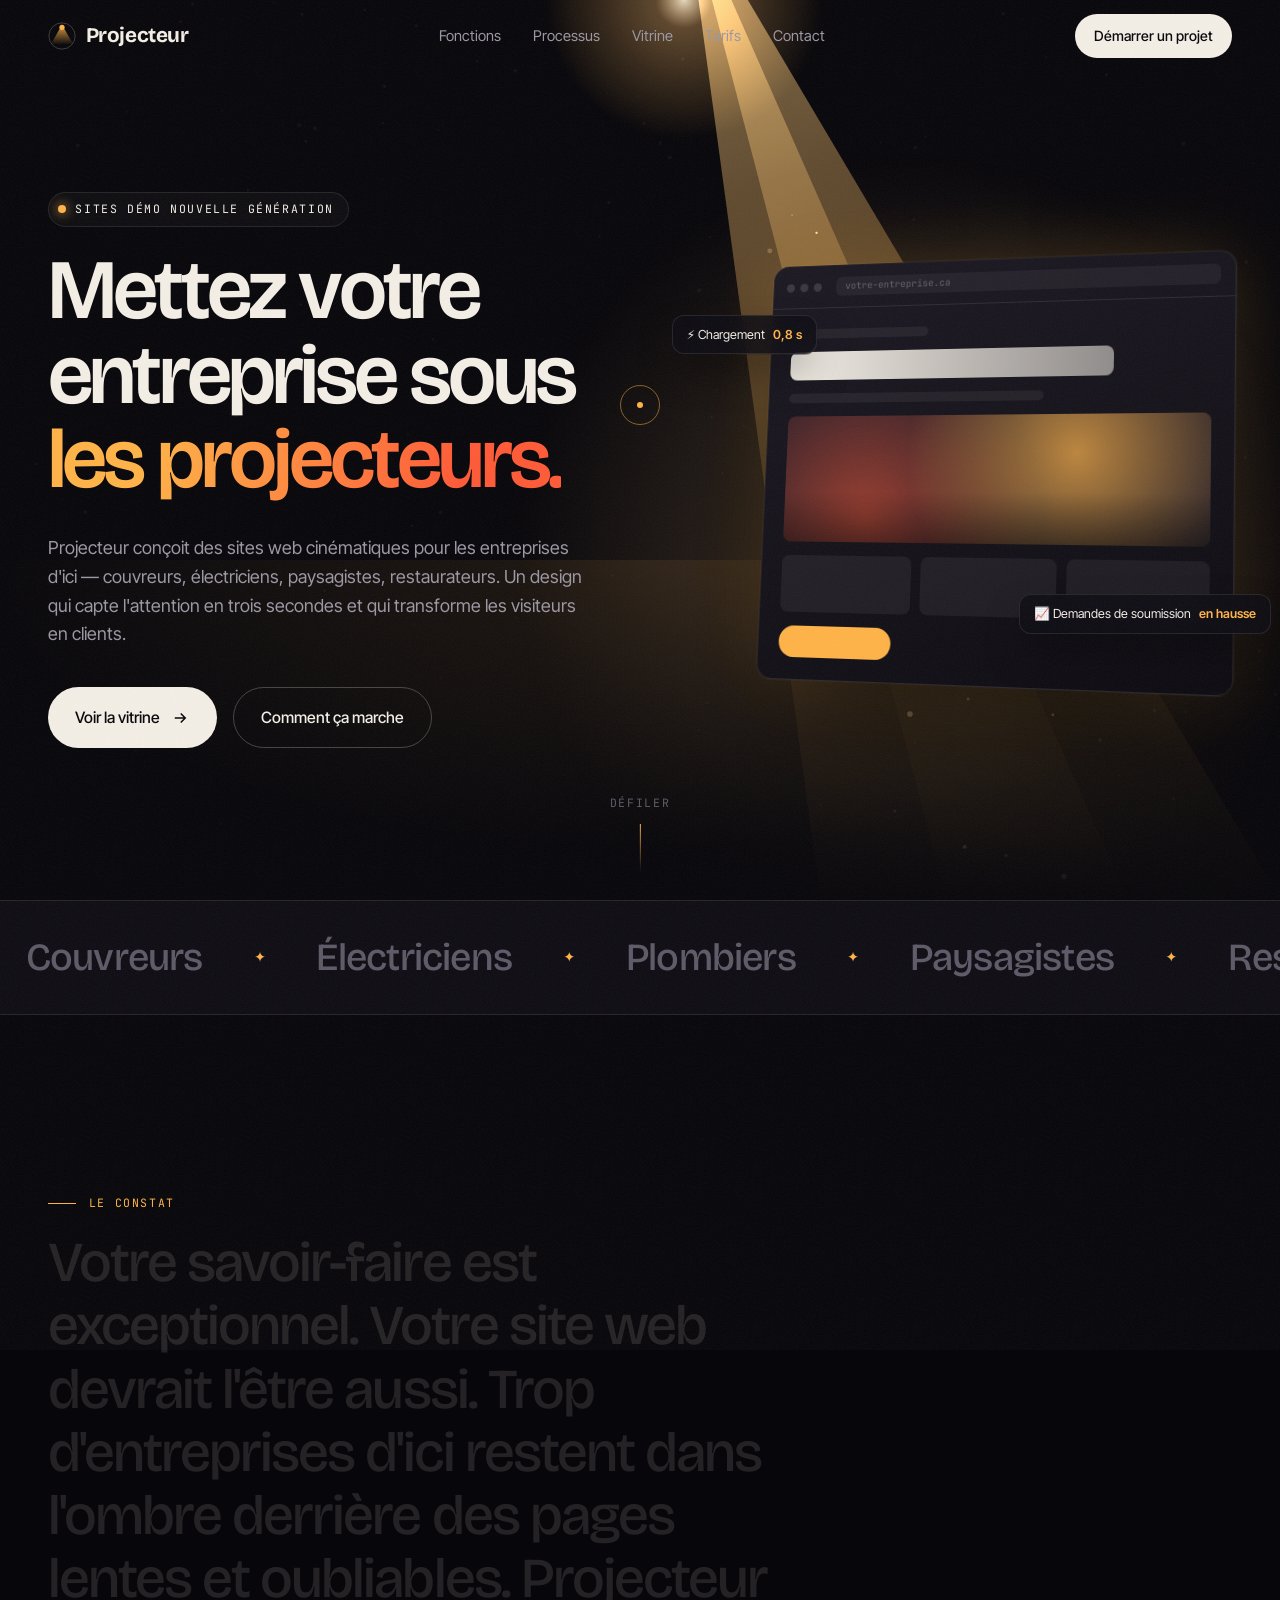
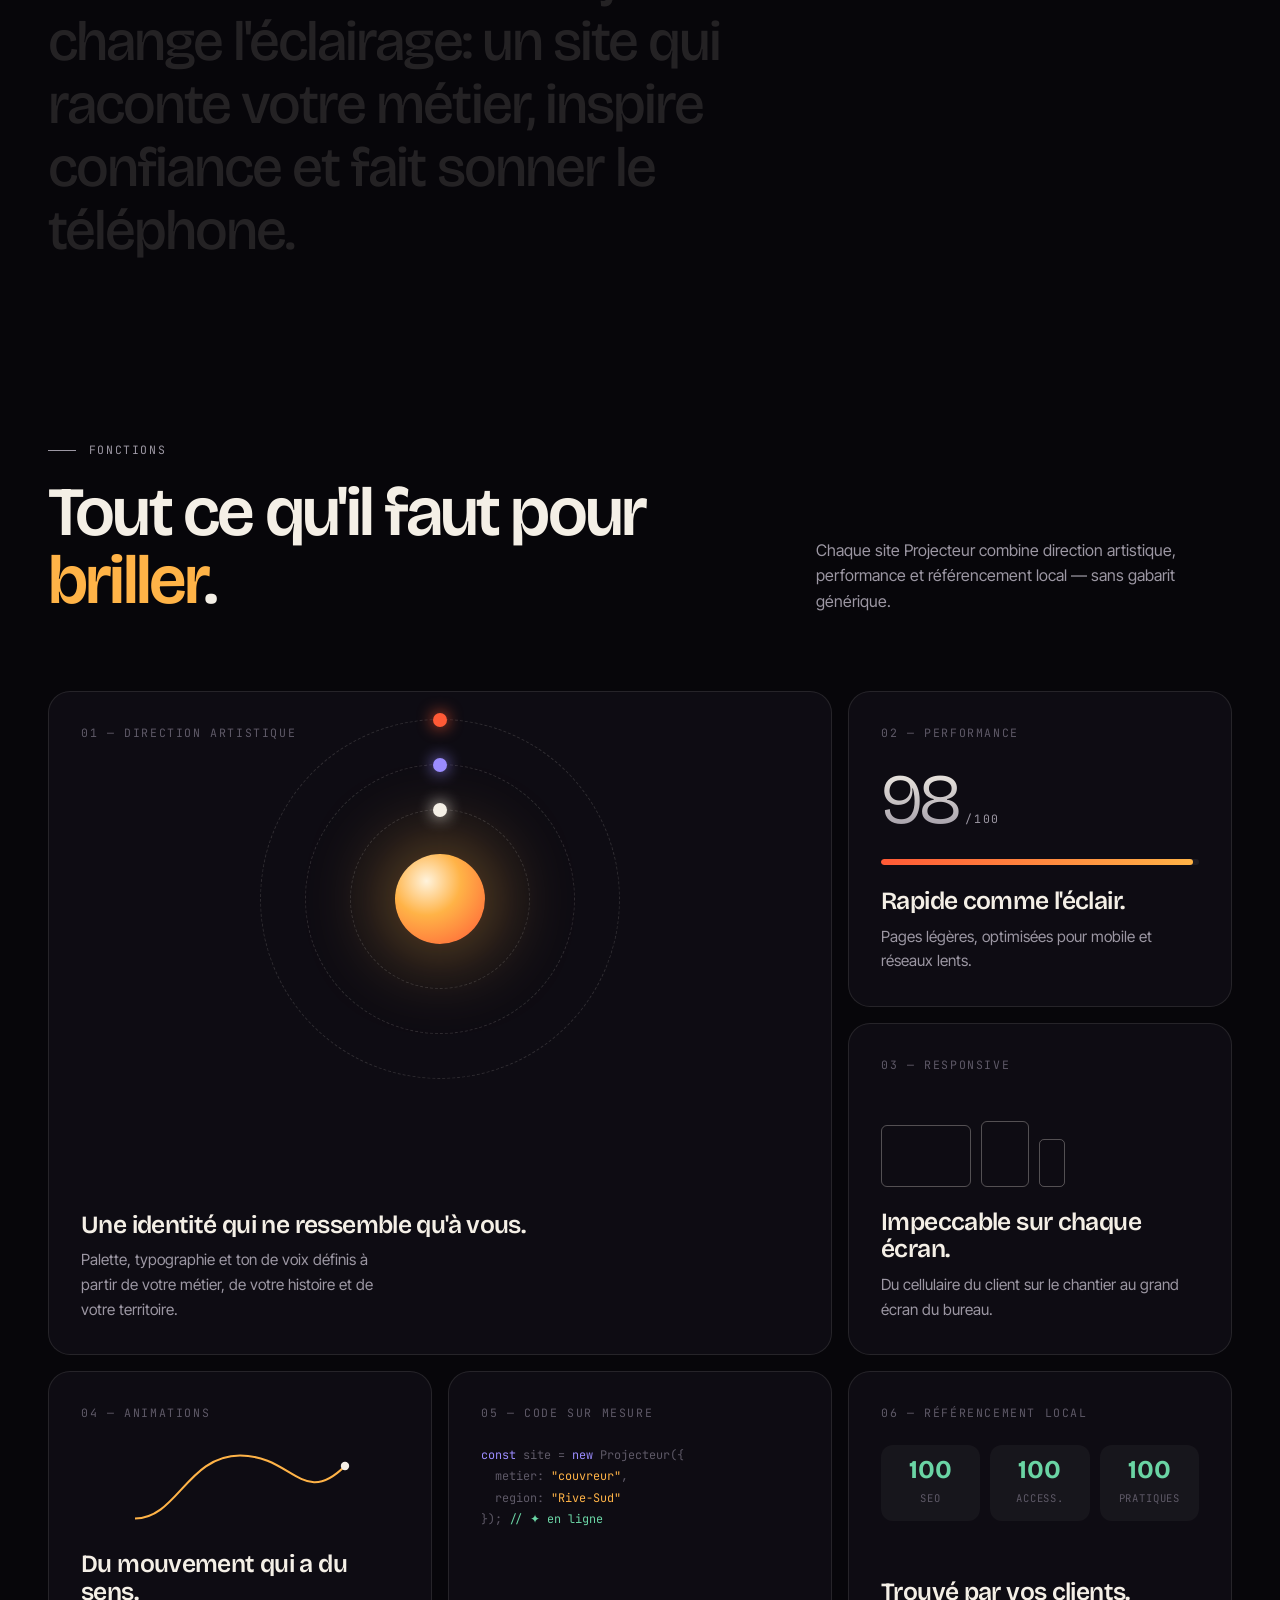
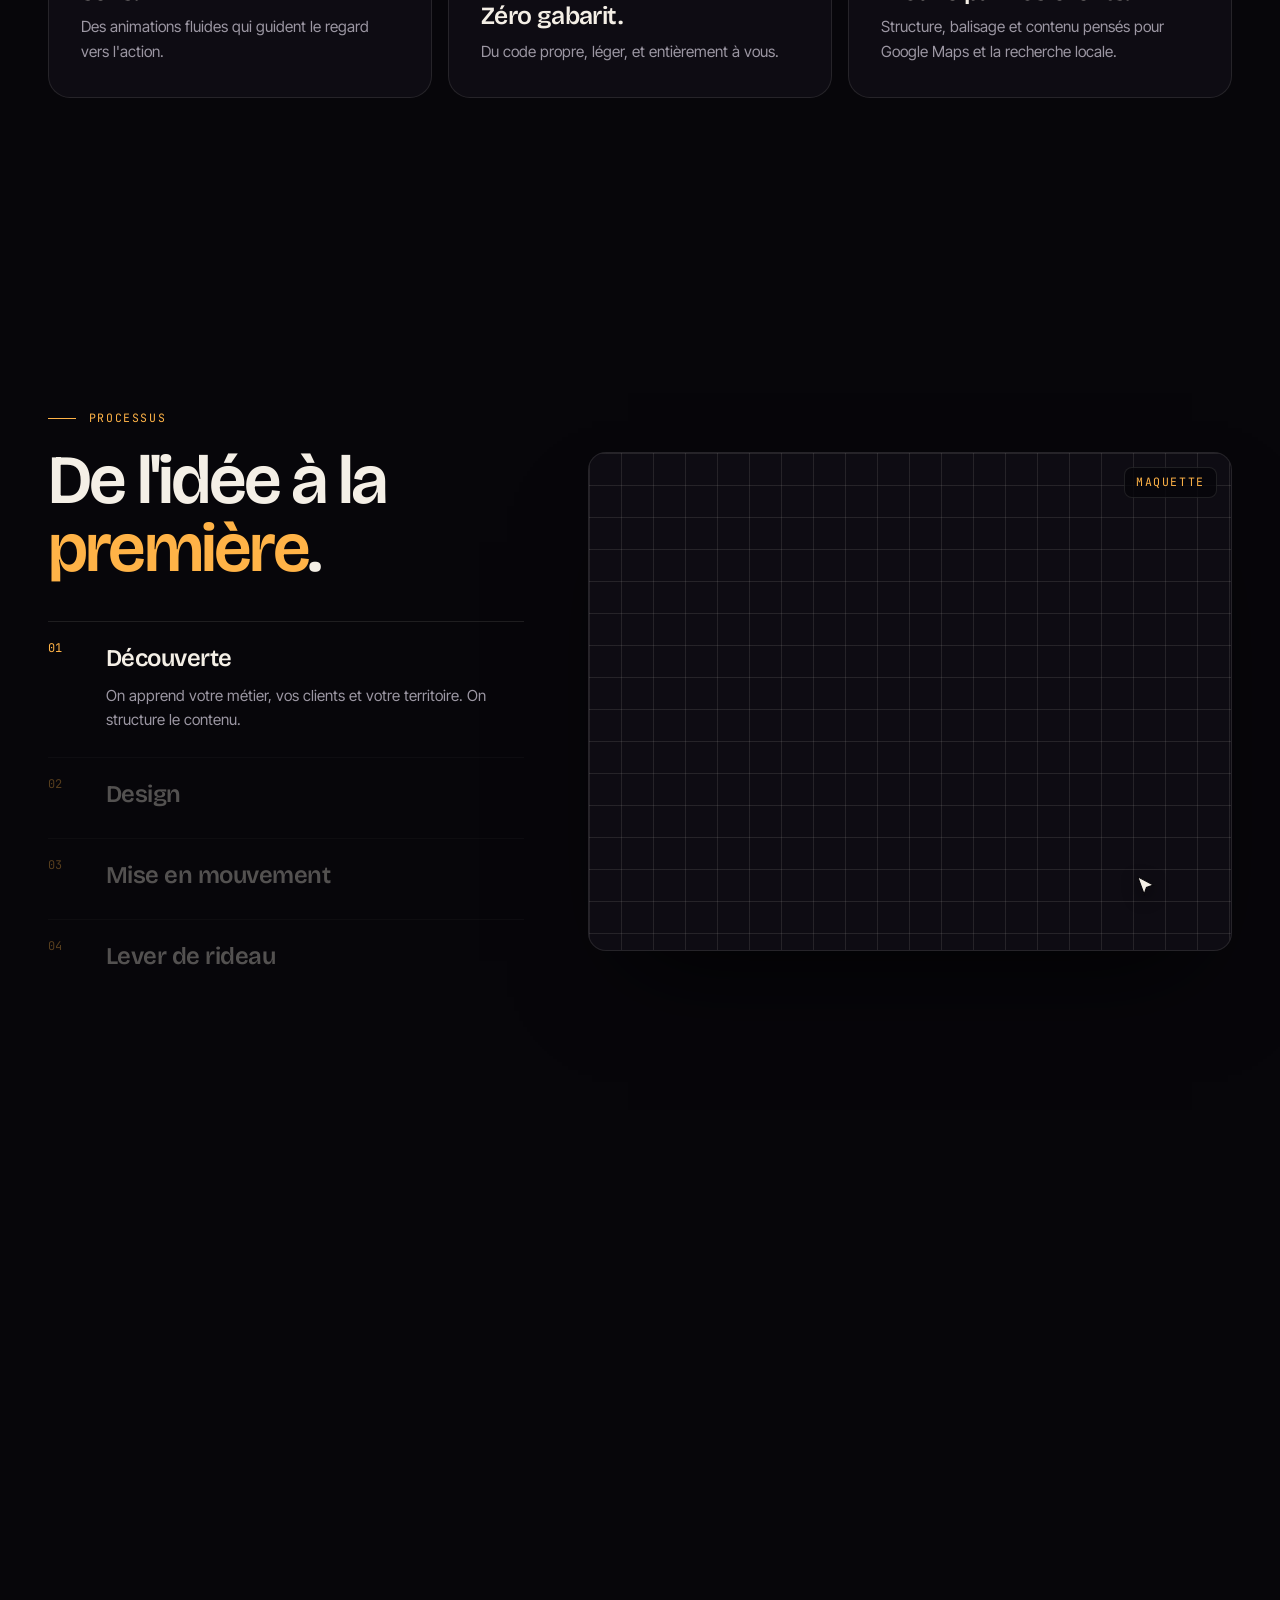
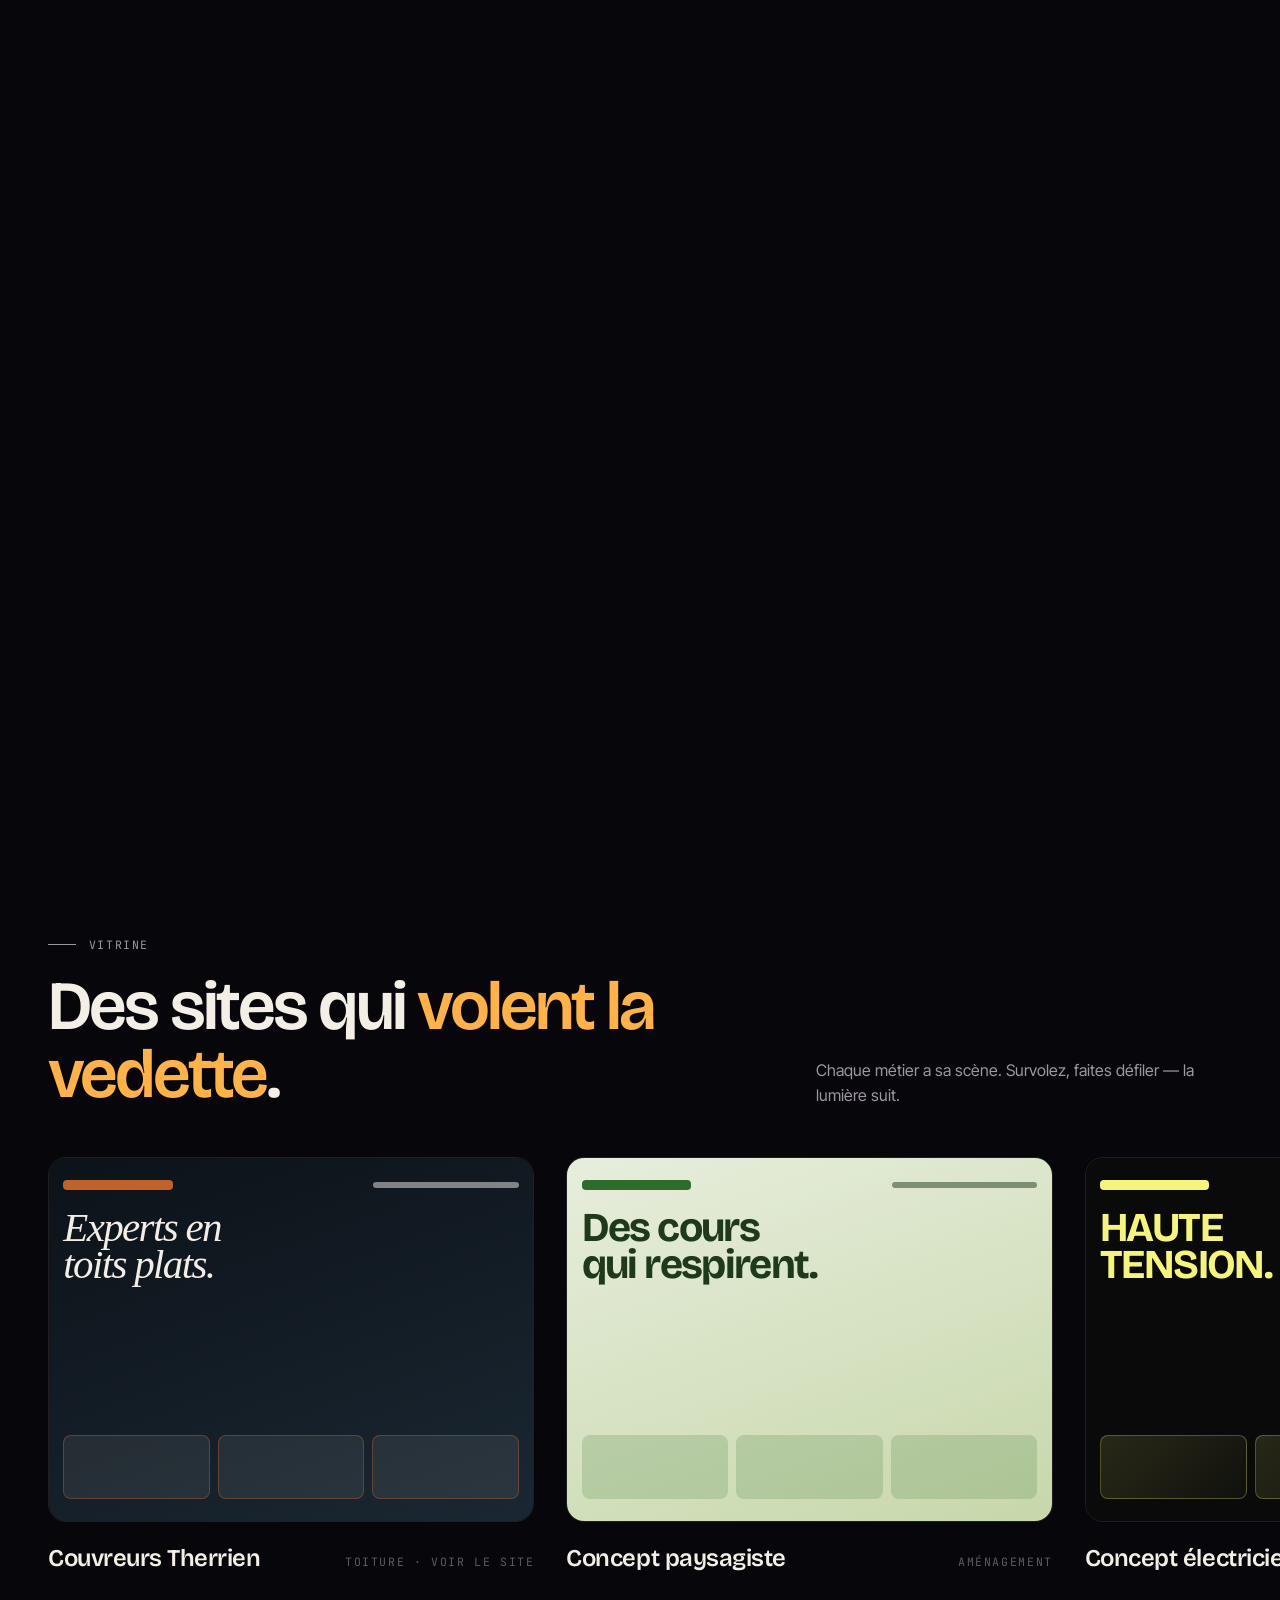
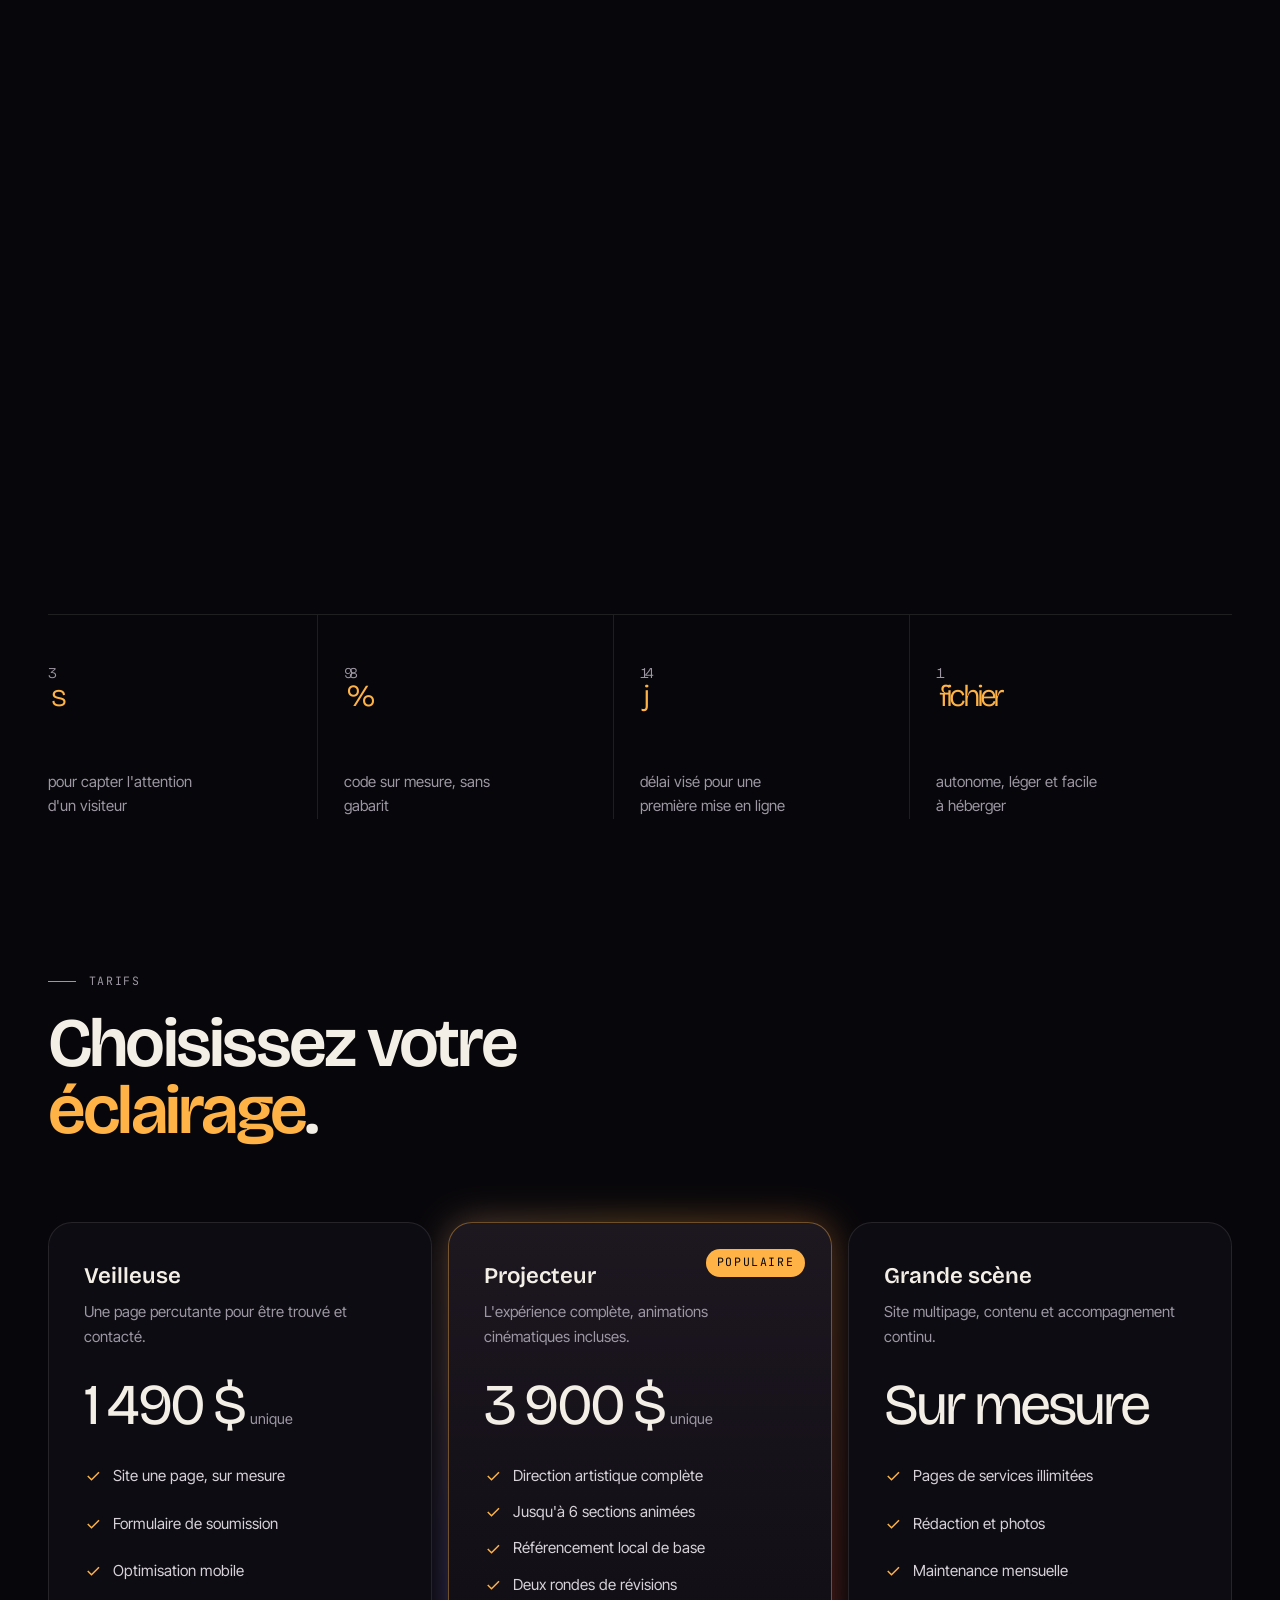
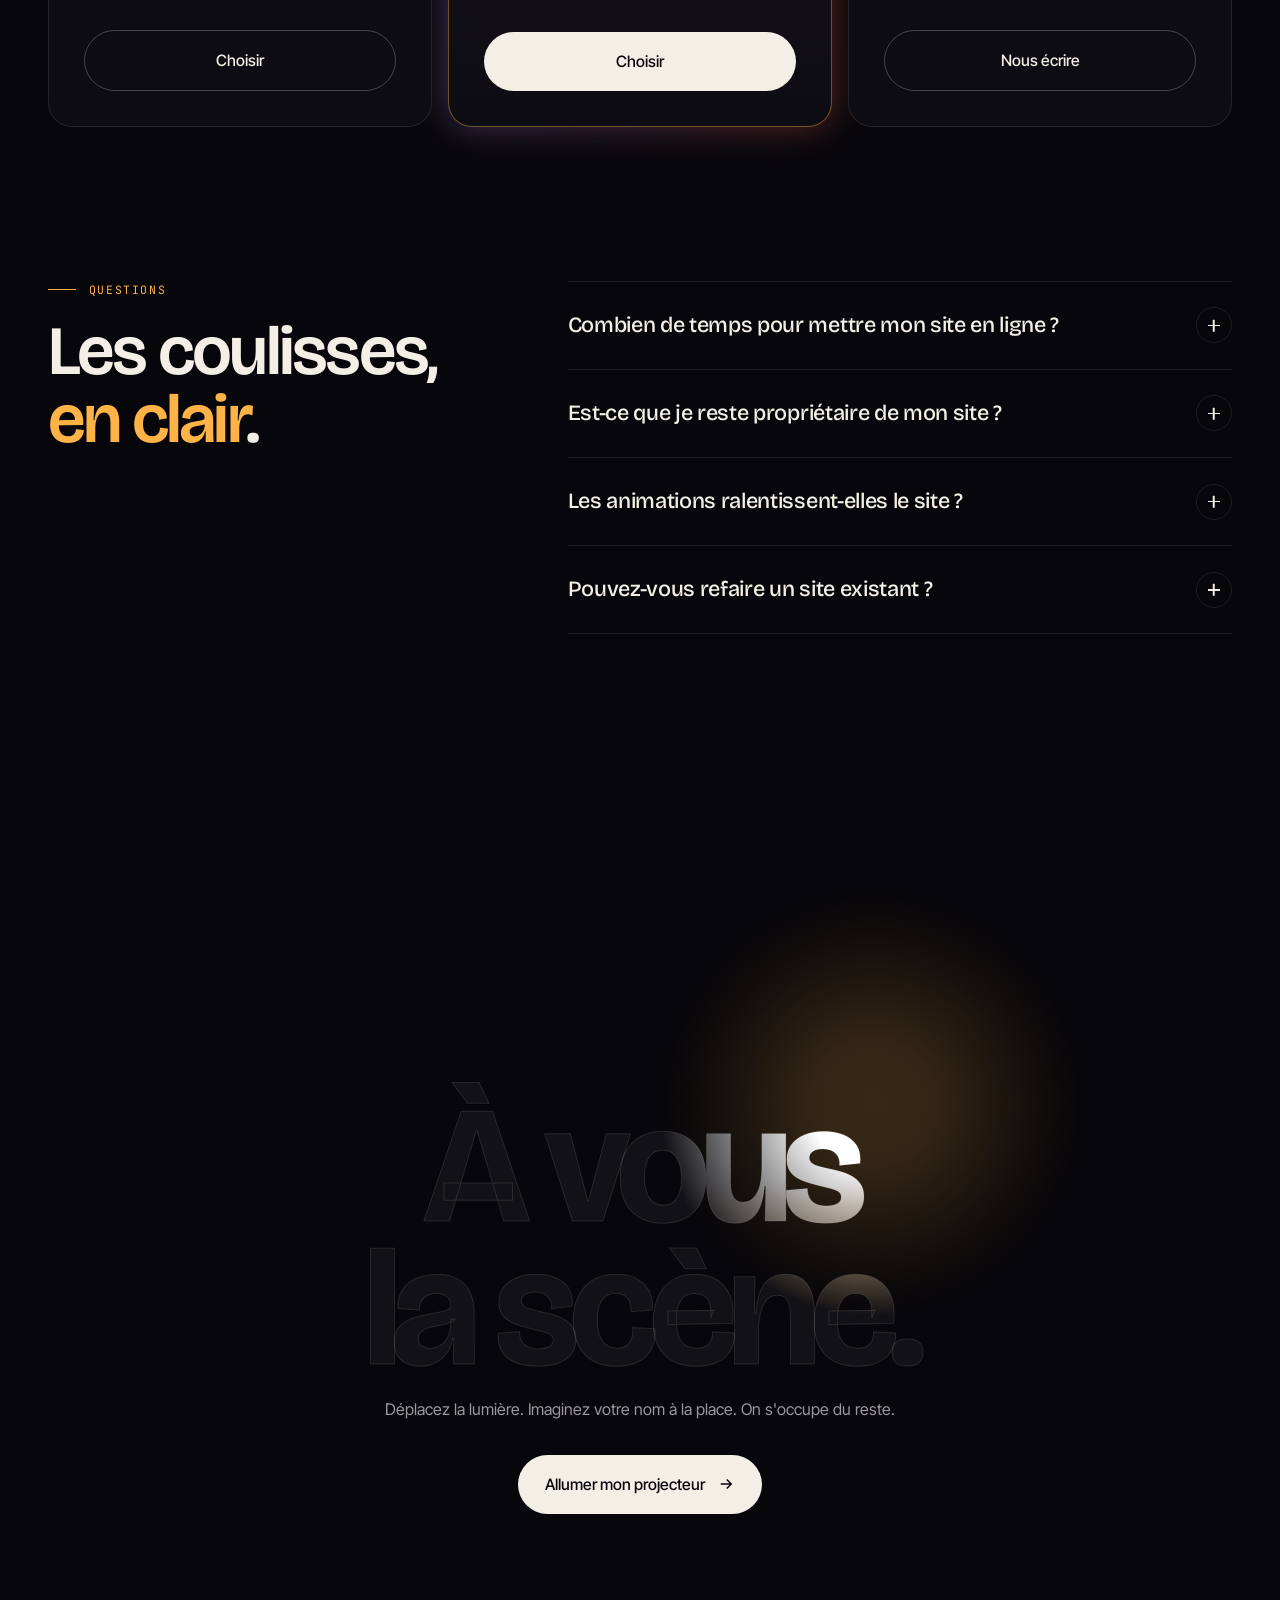
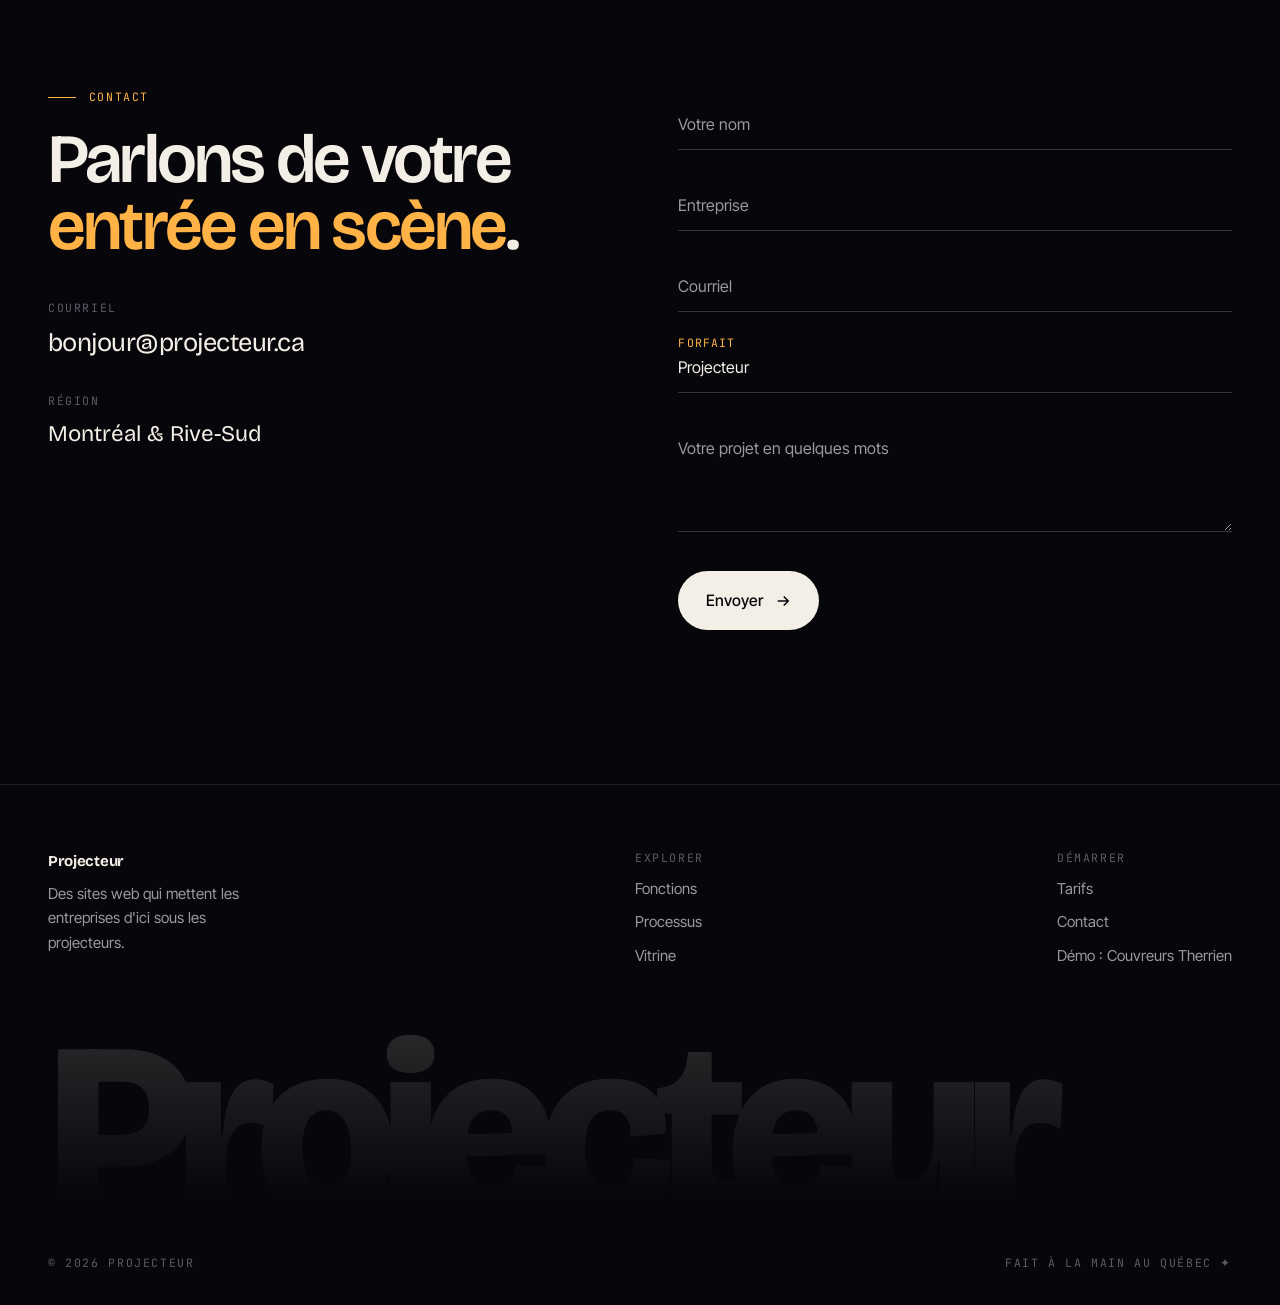
<file: projecteur/index.html>
<!doctype html>
<html lang="fr-CA">
<head>
<meta charset="utf-8">
<meta name="viewport" content="width=device-width, initial-scale=1">
<title>Projecteur — Mettez votre entreprise sous les projecteurs</title>
<meta name="description" content="Projecteur conçoit des sites web démo d'exception pour les entreprises d'ici. Design sur mesure, animations cinématiques, mise en ligne rapide.">
<meta name="theme-color" content="#07060A">
<link rel="preconnect" href="https://fonts.googleapis.com">
<link rel="preconnect" href="https://fonts.gstatic.com" crossorigin>
<link href="https://fonts.googleapis.com/css2?family=Bricolage+Grotesque:opsz,wght@12..96,300..800&family=Inter+Tight:wght@300;400;500;600&family=JetBrains+Mono:wght@400;500&display=swap" rel="stylesheet">
<style>
/* =========================================================================
   PROJECTEUR — site vitrine
   Direction : scène de théâtre — noir velours, faisceau ambré
   Palette   : velours #07060A · craie #F4EFE6 · ambre #FFB347 · braise #FF5A36
   Typo      : Bricolage Grotesque (display) + Inter Tight (texte) + JetBrains Mono (labels)
   ========================================================================= */
:root{
  --noir:#07060A; --noir-2:#0E0C13; --noir-3:#17141D;
  --craie:#F4EFE6; --gris:#9C97A3; --gris-2:#5E5967;
  --ambre:#FFB347; --braise:#FF5A36; --lilas:#9B8CFF;
  --ligne:rgba(244,239,230,.1);
  --f-display:"Bricolage Grotesque",system-ui,sans-serif;
  --f-texte:"Inter Tight",system-ui,sans-serif;
  --f-mono:"JetBrains Mono",ui-monospace,monospace;
  --ease:cubic-bezier(.16,1,.3,1);
  --gutter:clamp(16px,4vw,48px);
  --max:1320px;
}
*,*::before,*::after{box-sizing:border-box;margin:0;padding:0}
html{-webkit-text-size-adjust:100%;scroll-behavior:auto}
body{background:var(--noir);color:var(--craie);font-family:var(--f-texte);font-size:clamp(16px,1.05vw,18px);line-height:1.6;overflow-x:hidden;-webkit-font-smoothing:antialiased}
body.charge{overflow:hidden}
img,svg,canvas{display:block;max-width:100%}
a{color:inherit;text-decoration:none}
button{font:inherit;color:inherit;background:none;border:0;cursor:pointer}
::selection{background:var(--ambre);color:var(--noir)}
.wrap{width:min(100% - 2*var(--gutter),var(--max));margin-inline:auto}
.mono{font-family:var(--f-mono);font-size:.72rem;letter-spacing:.14em;text-transform:uppercase}
.sr{position:absolute;width:1px;height:1px;overflow:hidden;clip:rect(0 0 0 0);white-space:nowrap}

/* grain */
body::after{content:"";position:fixed;inset:-50%;z-index:9998;pointer-events:none;opacity:.06;
  background-image:url("data:image/svg+xml,%3Csvg xmlns='http://www.w3.org/2000/svg' width='160' height='160'%3E%3Cfilter id='n'%3E%3CfeTurbulence type='fractalNoise' baseFrequency='.9' numOctaves='3' stitchTiles='stitch'/%3E%3C/filter%3E%3Crect width='100%25' height='100%25' filter='url(%23n)'/%3E%3C/svg%3E");
  animation:grain 1s steps(6) infinite}
@keyframes grain{0%{transform:translate(0,0)}20%{transform:translate(-4%,3%)}40%{transform:translate(3%,-5%)}60%{transform:translate(-2%,6%)}80%{transform:translate(5%,-2%)}100%{transform:translate(0,0)}}

/* ---------- Loader : obturateur ---------- */
.loader{position:fixed;inset:0;z-index:10000;display:grid;place-items:center;pointer-events:none}
.loader__lame{position:absolute;left:0;right:0;height:50.5%;background:var(--noir);transition:transform 1.3s var(--ease)}
.loader__lame--h{top:0}.loader__lame--b{bottom:0}
.loader__centre{position:relative;z-index:2;text-align:center;transition:opacity .5s}
.loader__iris{width:88px;height:88px;margin:0 auto 1.4rem;position:relative}
.loader__iris svg{width:100%;height:100%;animation:tourne 2.4s linear infinite}
.loader__iris::after{content:"";position:absolute;inset:34%;border-radius:50%;background:var(--ambre);box-shadow:0 0 40px 10px rgba(255,179,71,.55);animation:pulse 1.2s ease-in-out infinite alternate}
@keyframes tourne{to{transform:rotate(360deg)}}
@keyframes pulse{from{transform:scale(.7);opacity:.6}to{transform:scale(1);opacity:1}}
.loader__pct{font-family:var(--f-display);font-size:3.2rem;font-weight:300;font-variant-numeric:tabular-nums;line-height:1}
.loader.fini .loader__lame--h{transform:translateY(-100%)}
.loader.fini .loader__lame--b{transform:translateY(100%)}
.loader.fini .loader__centre{opacity:0}

/* ---------- Curseur ---------- */
.curseur,.curseur-anneau{position:fixed;top:0;left:0;z-index:9999;pointer-events:none;border-radius:50%;transform:translate3d(-100px,-100px,0)}
.curseur{width:6px;height:6px;margin:-3px 0 0 -3px;background:var(--ambre)}
.curseur-anneau{width:40px;height:40px;margin:-20px 0 0 -20px;border:1px solid rgba(255,179,71,.5);transition:width .35s var(--ease),height .35s var(--ease),margin .35s var(--ease),background .35s,border-color .35s}
.curseur-anneau.actif{width:74px;height:74px;margin:-37px 0 0 -37px;background:rgba(255,179,71,.12);border-color:transparent}
@media (hover:none),(pointer:coarse){.curseur,.curseur-anneau{display:none}}
@media (hover:hover) and (pointer:fine){body.curseur-ok,body.curseur-ok a,body.curseur-ok button{cursor:none}}

/* ---------- Progression ---------- */
.progression{position:fixed;top:0;left:0;height:2px;width:100%;z-index:500;transform-origin:0 50%;transform:scaleX(0);background:linear-gradient(90deg,var(--braise),var(--ambre))}

/* ---------- Nav ---------- */
.nav{position:fixed;top:0;left:0;right:0;z-index:400;transition:transform .5s var(--ease),background .4s,backdrop-filter .4s}
.nav.solide{background:rgba(7,6,10,.66);backdrop-filter:blur(16px) saturate(1.4);-webkit-backdrop-filter:blur(16px) saturate(1.4);border-bottom:1px solid var(--ligne)}
.nav.cache{transform:translateY(-100%)}
.nav__in{display:flex;align-items:center;justify-content:space-between;height:72px}
.logo{display:flex;align-items:center;gap:.6rem;font-family:var(--f-display);font-weight:700;font-size:1.3rem;letter-spacing:-.02em}
.logo__icone{width:28px;height:28px}
.nav__liens{display:flex;gap:2rem;list-style:none}
.nav__liens a{font-size:.92rem;color:var(--gris);position:relative;transition:color .3s}
.nav__liens a::after{content:"";position:absolute;left:0;bottom:-4px;height:1px;width:100%;background:var(--ambre);transform:scaleX(0);transform-origin:right;transition:transform .4s var(--ease)}
.nav__liens a:hover{color:var(--craie)}
.nav__liens a:hover::after{transform:scaleX(1);transform-origin:left}
.nav__burger{display:none;width:44px;height:44px;position:relative}
.nav__burger span{position:absolute;left:11px;right:11px;height:1.5px;background:var(--craie);transition:transform .4s var(--ease),opacity .3s}
.nav__burger span:nth-child(1){top:17px}.nav__burger span:nth-child(2){top:25px}
.nav.ouvert .nav__burger span:nth-child(1){transform:translateY(4px) rotate(45deg)}
.nav.ouvert .nav__burger span:nth-child(2){transform:translateY(-4px) rotate(-45deg)}
@media (max-width:880px){
  .nav__liens,.nav .btn--petit{display:none}
  .nav__burger{display:block}
  .nav.ouvert{background:var(--noir);height:100dvh}
  .nav.ouvert .nav__liens{display:flex;flex-direction:column;gap:1.4rem;position:absolute;top:110px;left:var(--gutter)}
  .nav.ouvert .nav__liens a{font-family:var(--f-display);font-size:2.4rem;color:var(--craie)}
}

/* ---------- Boutons ---------- */
.btn{--bx:0px;--by:0px;position:relative;display:inline-flex;align-items:center;gap:.7rem;padding:1.05rem 1.7rem;border-radius:100px;font-weight:500;font-size:.98rem;overflow:hidden;isolation:isolate;transform:translate3d(var(--bx),var(--by),0);transition:transform .5s var(--ease)}
.btn--plein{background:var(--craie);color:var(--noir)}
.btn--plein::before{content:"";position:absolute;inset:0;z-index:-1;background:linear-gradient(120deg,var(--ambre),var(--braise));transform:translateY(101%);border-radius:inherit;transition:transform .55s var(--ease)}
.btn--plein:hover::before{transform:none}
.btn--contour{border:1px solid rgba(244,239,230,.25)}
.btn--contour:hover{border-color:var(--ambre);color:var(--ambre)}
.btn--petit{padding:.7rem 1.2rem;font-size:.88rem}
.btn__fleche{width:18px;height:18px;transition:transform .45s var(--ease)}
.btn:hover .btn__fleche{transform:translateX(4px) rotate(-45deg)}

/* ---------- Hero ---------- */
.hero{position:relative;min-height:100svh;display:flex;align-items:center;overflow:hidden;padding-block:120px 80px}
.hero__canvas{position:absolute;inset:0;width:100%;height:100%}
.hero__sol{position:absolute;left:-10%;right:-10%;bottom:-2px;height:38%;background:radial-gradient(ellipse at 50% 0%,rgba(255,179,71,.09),transparent 60%),linear-gradient(transparent,var(--noir));pointer-events:none}
.hero__in{position:relative;z-index:2;display:grid;grid-template-columns:1.15fr .85fr;gap:3rem;align-items:center}
.pastille{display:inline-flex;align-items:center;gap:.6rem;padding:.45rem .9rem .45rem .55rem;border:1px solid var(--ligne);border-radius:100px;background:rgba(255,255,255,.03);backdrop-filter:blur(6px)}
.pastille i{width:8px;height:8px;border-radius:50%;background:var(--ambre);box-shadow:0 0 12px var(--ambre);animation:clignote 2s infinite}
@keyframes clignote{50%{opacity:.3}}
.hero h1{font-family:var(--f-display);font-weight:600;font-size:clamp(2.9rem,6.6vw,6.6rem);line-height:.92;letter-spacing:-.045em;margin:1.6rem 0 1.8rem}
.hero h1 .ligne{display:block;overflow:hidden;padding-bottom:.08em}
.hero h1 .ch{display:inline-block;transform:translateY(110%) rotate(8deg);opacity:0;transition:transform 1.1s var(--ease),opacity 1.1s var(--ease)}
.pret .hero h1 .ch{transform:none;opacity:1}
.hero h1 em{font-style:normal;background:linear-gradient(100deg,var(--ambre) 20%,var(--braise) 80%);-webkit-background-clip:text;background-clip:text;color:transparent}
.hero__txt{max-width:34rem;color:var(--gris);font-size:1.12rem}
.hero__cta{display:flex;flex-wrap:wrap;gap:1rem;margin-top:2.4rem}
.apparait{opacity:0;transform:translateY(24px);transition:opacity 1s var(--ease),transform 1s var(--ease)}
.pret .apparait{opacity:1;transform:none}

/* écran projeté */
.ecran{position:relative;perspective:1400px}
.ecran__cadre{position:relative;transform-style:preserve-3d;transform:rotateY(-14deg) rotateX(6deg);border-radius:16px;background:linear-gradient(160deg,#1b1822,#0d0b11);border:1px solid rgba(255,255,255,.08);box-shadow:0 60px 120px -30px rgba(0,0,0,.8),0 0 0 1px rgba(255,179,71,.05),0 0 80px -10px rgba(255,179,71,.25);transition:transform .8s var(--ease);overflow:hidden}
.ecran__barre{display:flex;align-items:center;gap:6px;padding:12px 14px;border-bottom:1px solid var(--ligne)}
.ecran__barre b{width:9px;height:9px;border-radius:50%;background:#3a3642}
.ecran__barre span{margin-left:10px;flex:1;height:20px;border-radius:6px;background:rgba(255,255,255,.05);font:500 .62rem/20px var(--f-mono);color:var(--gris-2);padding-left:10px}
.ecran__corps{padding:22px;display:grid;gap:14px}
.ecran__reflet{position:absolute;inset:0;pointer-events:none;background:linear-gradient(115deg,transparent 30%,rgba(255,255,255,.08) 45%,transparent 60%);transform:translateX(-100%);animation:reflet 6s 2.5s infinite}
@keyframes reflet{0%,60%{transform:translateX(-100%)}100%{transform:translateX(100%)}}
.sq{border-radius:8px;background:rgba(255,255,255,.06)}
.sq--ti{height:30px;width:78%;background:linear-gradient(90deg,var(--craie),rgba(244,239,230,.55))}
.sq--l{height:10px}
.sq--img{height:130px;background:radial-gradient(circle at 70% 30%,rgba(255,179,71,.7),transparent 55%),radial-gradient(circle at 20% 80%,rgba(255,90,54,.55),transparent 50%),#1f1a26;position:relative;overflow:hidden}
.sq--img::after{content:"";position:absolute;inset:0;background:linear-gradient(transparent 60%,rgba(0,0,0,.4))}
.sq-row{display:grid;grid-template-columns:repeat(3,1fr);gap:10px}
.sq-row .sq{height:58px}
.sq--btn{height:32px;width:120px;border-radius:40px;background:var(--ambre)}
.ecran__etiquette{position:absolute;padding:.55rem .85rem;border-radius:12px;background:rgba(14,12,19,.85);border:1px solid var(--ligne);backdrop-filter:blur(10px);font-size:.78rem;display:flex;align-items:center;gap:.5rem;white-space:nowrap;box-shadow:0 20px 40px -10px rgba(0,0,0,.6);animation:flotte 6s ease-in-out infinite}
.ecran__etiquette strong{color:var(--ambre);font-weight:600}
.ecran__etiquette--1{top:14%;left:-16%}
.ecran__etiquette--2{bottom:12%;right:-8%;animation-delay:-3s}
@keyframes flotte{50%{transform:translateY(-12px)}}
.hero__defile{position:absolute;bottom:28px;left:50%;transform:translateX(-50%);z-index:3;display:flex;flex-direction:column;align-items:center;gap:.7rem;color:var(--gris-2)}
.hero__defile i{width:1px;height:48px;background:linear-gradient(var(--ambre),transparent);animation:goutte 2s var(--ease) infinite;transform-origin:top}
@keyframes goutte{0%{transform:scaleY(0)}50%{transform:scaleY(1);transform-origin:top}51%{transform-origin:bottom}100%{transform:scaleY(0);transform-origin:bottom}}
@media (max-width:980px){
  .hero__in{grid-template-columns:1fr}
  .ecran{max-width:520px;margin-inline:auto;width:100%}
  .ecran__etiquette--1{left:-2%}.ecran__etiquette--2{right:-2%}
  .hero__defile{display:none}
}

/* ---------- Marquee ---------- */
.bande{border-block:1px solid var(--ligne);padding-block:1.6rem;overflow:hidden;position:relative;background:var(--noir-2)}
.bande__piste{display:flex;width:max-content;animation:defile 40s linear infinite}
.bande:hover .bande__piste{animation-play-state:paused}
.bande__piste span{font-family:var(--f-display);font-size:clamp(1.6rem,3vw,2.6rem);font-weight:500;letter-spacing:-.02em;padding-inline:1.6rem;display:flex;align-items:center;gap:3.2rem;white-space:nowrap;color:var(--gris-2);transition:color .3s}
.bande__piste span:hover{color:var(--craie)}
.bande__piste span::after{content:"✦";font-size:.9rem;color:var(--ambre)}
@keyframes defile{to{transform:translateX(-50%)}}

/* ---------- Sections génériques ---------- */
.section{padding-block:clamp(6rem,12vw,11rem);position:relative}
.entete{display:flex;justify-content:space-between;align-items:end;gap:2rem;flex-wrap:wrap;margin-bottom:clamp(3rem,6vw,5rem)}
.sur-titre{color:var(--ambre);display:flex;align-items:center;gap:.8rem;margin-bottom:1.2rem}
.sur-titre::before{content:"";width:28px;height:1px;background:currentColor}
.h2{font-family:var(--f-display);font-weight:600;font-size:clamp(2.4rem,5.4vw,5rem);line-height:.98;letter-spacing:-.04em;max-width:16ch}
.h2 em{font-style:normal;color:var(--ambre)}
.entete p{max-width:26rem;color:var(--gris)}
.revele{opacity:0;transform:translateY(40px);transition:opacity 1.1s var(--ease),transform 1.1s var(--ease)}
.revele.vu{opacity:1;transform:none}

/* ---------- Manifeste : mots illuminés ---------- */
.manifeste{padding-block:clamp(7rem,14vw,13rem)}
.manifeste__txt{font-family:var(--f-display);font-weight:500;font-size:clamp(1.9rem,4.4vw,4.2rem);line-height:1.12;letter-spacing:-.035em;max-width:22ch}
.manifeste__txt .mot{color:rgba(244,239,230,.12);transition:color .25s,text-shadow .4s}
.manifeste__txt .mot.on{color:var(--craie)}
.manifeste__txt .mot.chaud.on{color:var(--ambre);text-shadow:0 0 30px rgba(255,179,71,.45)}

/* ---------- Bento ---------- */
.bento{display:grid;grid-template-columns:repeat(6,1fr);grid-auto-rows:minmax(240px,auto);gap:16px}
.carte{--mx:50%;--my:50%;--rx:0deg;--ry:0deg;position:relative;border-radius:22px;padding:2rem;background:var(--noir-2);border:1px solid var(--ligne);overflow:hidden;transform:perspective(1000px) rotateX(var(--rx)) rotateY(var(--ry));transition:transform .5s var(--ease),border-color .4s;isolation:isolate;display:flex;flex-direction:column}
.carte::before{content:"";position:absolute;inset:0;z-index:-1;opacity:0;transition:opacity .4s;background:radial-gradient(520px circle at var(--mx) var(--my),rgba(255,179,71,.14),transparent 45%)}
.carte::after{content:"";position:absolute;inset:0;z-index:-1;border-radius:inherit;padding:1px;opacity:0;transition:opacity .4s;background:radial-gradient(300px circle at var(--mx) var(--my),rgba(255,179,71,.7),transparent 60%);-webkit-mask:linear-gradient(#000 0 0) content-box,linear-gradient(#000 0 0);-webkit-mask-composite:xor;mask-composite:exclude}
.carte:hover::before,.carte:hover::after{opacity:1}
.carte h3{font-family:var(--f-display);font-size:1.55rem;font-weight:600;letter-spacing:-.025em;line-height:1.1;margin:auto 0 .6rem}
.carte p{color:var(--gris);font-size:.96rem;max-width:34ch}
.carte .mono{color:var(--gris-2)}
.c-1{grid-column:span 4;grid-row:span 2}.c-2{grid-column:span 2}.c-3{grid-column:span 2}
.c-4{grid-column:span 2}.c-5{grid-column:span 2}.c-6{grid-column:span 2}
@media (max-width:980px){.bento{grid-template-columns:repeat(2,1fr)}.c-1{grid-column:span 2;grid-row:auto}.c-2,.c-3,.c-4,.c-5,.c-6{grid-column:span 1}}
@media (max-width:620px){.bento{grid-template-columns:1fr}.c-1,.c-2,.c-3,.c-4,.c-5,.c-6{grid-column:auto}}

/* visuels des cartes */
.v-orbite{position:relative;height:280px;margin:1rem 0 2rem;display:grid;place-items:center}
.v-orbite__noyau{width:90px;height:90px;border-radius:50%;background:radial-gradient(circle at 35% 30%,#fff3dc,var(--ambre) 40%,var(--braise));box-shadow:0 0 80px 10px rgba(255,179,71,.45)}
.v-orbite__anneau{position:absolute;border:1px dashed rgba(244,239,230,.14);border-radius:50%;animation:tourne linear infinite}
.v-orbite__anneau b{position:absolute;top:-7px;left:50%;margin-left:-7px;width:14px;height:14px;border-radius:50%;background:var(--craie);box-shadow:0 0 16px var(--craie)}
.v-orbite__anneau:nth-child(2){width:180px;height:180px;animation-duration:9s}
.v-orbite__anneau:nth-child(3){width:270px;height:270px;animation-duration:16s;animation-direction:reverse}
.v-orbite__anneau:nth-child(3) b{background:var(--lilas);box-shadow:0 0 16px var(--lilas)}
.v-orbite__anneau:nth-child(4){width:360px;height:360px;animation-duration:24s}
.v-orbite__anneau:nth-child(4) b{background:var(--braise);box-shadow:0 0 16px var(--braise)}
.v-vitesse{margin-bottom:1.5rem;display:flex;align-items:baseline;gap:.4rem}
.v-vitesse strong{font-family:var(--f-display);font-size:4.4rem;line-height:1;font-weight:300;letter-spacing:-.05em;background:linear-gradient(var(--craie),var(--gris));-webkit-background-clip:text;background-clip:text;color:transparent}
.v-jauge{height:6px;border-radius:6px;background:rgba(255,255,255,.06);overflow:hidden;margin-bottom:1.4rem}
.v-jauge i{display:block;height:100%;width:0;background:linear-gradient(90deg,var(--braise),var(--ambre));border-radius:inherit;transition:width 2s var(--ease) .3s}
.vu .v-jauge i{width:98%}
.v-appareils{display:flex;align-items:end;gap:10px;height:90px;margin-bottom:1.4rem}
.v-appareils i{border:1.5px solid rgba(244,239,230,.3);border-radius:6px;transition:border-color .4s,transform .6s var(--ease)}
.v-appareils i:nth-child(1){width:90px;height:62px}
.v-appareils i:nth-child(2){width:48px;height:66px}
.v-appareils i:nth-child(3){width:26px;height:48px;border-radius:5px}
.carte:hover .v-appareils i{border-color:var(--ambre);transform:translateY(-6px)}
.carte:hover .v-appareils i:nth-child(2){transition-delay:.06s}
.carte:hover .v-appareils i:nth-child(3){transition-delay:.12s}
.v-code{font-family:var(--f-mono);font-size:.74rem;line-height:1.8;color:var(--gris-2);margin-bottom:1.4rem}
.v-code .k{color:var(--lilas)}.v-code .s{color:var(--ambre)}.v-code .c{color:#6ad4a4}
.v-anim{position:relative;height:84px;margin-bottom:1.4rem}
.v-anim svg{width:100%;height:100%;overflow:visible}
.v-anim path{fill:none;stroke:var(--ambre);stroke-width:2;stroke-dasharray:400;stroke-dashoffset:400;transition:stroke-dashoffset 1.6s var(--ease)}
.carte:hover .v-anim path,.vu .v-anim path{stroke-dashoffset:0}
.v-anim circle{fill:var(--craie)}
.v-seo{display:flex;gap:10px;margin-bottom:1.4rem}
.v-seo span{flex:1;padding:.7rem .5rem;border-radius:12px;background:rgba(255,255,255,.04);text-align:center}
.v-seo b{display:block;font-family:var(--f-display);font-size:1.6rem;color:#6ad4a4;line-height:1.1}
.v-seo small{font-size:.66rem;color:var(--gris-2);font-family:var(--f-mono);text-transform:uppercase;letter-spacing:.08em}

/* ---------- Processus : assemblage piloté au défilement ---------- */
.processus{position:relative;height:420vh}
.processus__scene{position:sticky;top:0;height:100svh;display:flex;align-items:center;justify-content:center;overflow:hidden}
.processus__in{display:grid;grid-template-columns:.85fr 1.15fr;gap:clamp(2rem,5vw,5rem);align-items:center}
.etapes{list-style:none;display:grid;gap:.4rem;margin-top:2.4rem}
.etape{position:relative;padding:1.1rem 0 1.1rem 3.6rem;border-top:1px solid var(--ligne);opacity:.32;transition:opacity .5s}
.etape.on{opacity:1}
.etape__num{position:absolute;left:0;top:1.1rem;font-family:var(--f-mono);font-size:.75rem;color:var(--ambre)}
.etape h3{font-family:var(--f-display);font-size:1.5rem;font-weight:600;letter-spacing:-.02em}
.etape p{color:var(--gris);font-size:.95rem;max-height:0;overflow:hidden;transition:max-height .6s var(--ease),margin .6s var(--ease)}
.etape.on p{max-height:7rem;margin-top:.4rem}
.etape__barre{position:absolute;left:0;top:-1px;height:1px;width:100%;background:var(--ambre);transform-origin:0;transform:scaleX(0)}
.atelier{position:relative;aspect-ratio:4/3.1;border-radius:18px;background:var(--noir-2);border:1px solid var(--ligne);overflow:hidden;box-shadow:0 50px 100px -40px rgba(0,0,0,.8)}
.atelier__grille{position:absolute;inset:0;background-image:linear-gradient(var(--ligne) 1px,transparent 1px),linear-gradient(90deg,var(--ligne) 1px,transparent 1px);background-size:32px 32px;transition:opacity .8s}
.atelier[data-etape="3"] .atelier__grille,.atelier[data-etape="4"] .atelier__grille{opacity:0}
.atelier__page{position:absolute;inset:28px;display:grid;grid-template-rows:auto 1.5fr 1fr;gap:16px}
.bloc{position:relative;border-radius:10px;border:1.5px dashed rgba(244,239,230,.25);transition:all .9s var(--ease);opacity:0;transform:scale(.94)}
.atelier[data-etape="1"] .bloc,.atelier[data-etape="2"] .bloc,.atelier[data-etape="3"] .bloc,.atelier[data-etape="4"] .bloc{opacity:1;transform:none}
.bloc--nav{height:42px;display:flex;align-items:center;justify-content:space-between;padding-inline:14px}
.bloc--hero{display:grid;grid-template-columns:1.2fr 1fr;gap:16px;padding:18px;border-style:dashed}
.bloc--bas{display:grid;grid-template-columns:repeat(3,1fr);gap:12px;padding:0;border:0}
.bloc--bas i{border-radius:10px;border:1.5px dashed rgba(244,239,230,.25);transition:all .9s var(--ease)}
.bloc b,.bloc span{display:block;border-radius:6px;background:rgba(244,239,230,.1);transition:all .9s var(--ease)}
.bloc--nav b{width:70px;height:12px}
.bloc--nav span{width:120px;height:8px}
.hero-txt{display:flex;flex-direction:column;justify-content:center;gap:10px}
.hero-txt b{height:22px;width:92%}
.hero-txt b+b{width:70%}
.hero-txt span{height:8px;width:80%}
.hero-txt em{display:block;width:96px;height:28px;border-radius:30px;background:rgba(244,239,230,.1);margin-top:8px;transition:all .9s var(--ease)}
.hero-img{border-radius:10px;background:rgba(244,239,230,.06);transition:all 1s var(--ease);position:relative;overflow:hidden}
/* étape 2 : design */
.atelier[data-etape="2"] .bloc,.atelier[data-etape="3"] .bloc,.atelier[data-etape="4"] .bloc,
.atelier[data-etape="2"] .bloc--bas i,.atelier[data-etape="3"] .bloc--bas i,.atelier[data-etape="4"] .bloc--bas i{border-style:solid;border-color:rgba(244,239,230,.08)}
.atelier[data-etape="2"] .bloc--bas i,.atelier[data-etape="3"] .bloc--bas i,.atelier[data-etape="4"] .bloc--bas i{background:rgba(255,255,255,.035)}
.atelier[data-etape="2"] .hero-txt b,.atelier[data-etape="3"] .hero-txt b,.atelier[data-etape="4"] .hero-txt b{background:var(--craie)}
.atelier[data-etape="2"] .hero-txt em,.atelier[data-etape="3"] .hero-txt em,.atelier[data-etape="4"] .hero-txt em{background:var(--ambre)}
.atelier[data-etape="2"] .bloc--nav b,.atelier[data-etape="3"] .bloc--nav b,.atelier[data-etape="4"] .bloc--nav b{background:linear-gradient(90deg,var(--ambre),var(--braise))}
.atelier[data-etape="2"] .hero-img,.atelier[data-etape="3"] .hero-img,.atelier[data-etape="4"] .hero-img{background:radial-gradient(circle at 65% 35%,rgba(255,179,71,.85),transparent 55%),radial-gradient(circle at 25% 80%,rgba(255,90,54,.6),transparent 50%),radial-gradient(circle at 90% 90%,rgba(155,140,255,.5),transparent 45%),#1a1620}
/* étape 3 : animation */
.hero-img::after{content:"";position:absolute;inset:0;background:linear-gradient(115deg,transparent 35%,rgba(255,255,255,.25) 50%,transparent 65%);transform:translateX(-120%)}
.atelier[data-etape="3"] .hero-img::after,.atelier[data-etape="4"] .hero-img::after{animation:reflet 3s infinite}
.atelier[data-etape="3"] .hero-img,.atelier[data-etape="4"] .hero-img{animation:respire 5s ease-in-out infinite}
@keyframes respire{50%{filter:hue-rotate(-18deg) brightness(1.15)}}
.atelier[data-etape="3"] .bloc--bas i,.atelier[data-etape="4"] .bloc--bas i{animation:flotte 4s ease-in-out infinite}
.atelier[data-etape="3"] .bloc--bas i:nth-child(2),.atelier[data-etape="4"] .bloc--bas i:nth-child(2){animation-delay:-1.3s}
.atelier[data-etape="3"] .bloc--bas i:nth-child(3),.atelier[data-etape="4"] .bloc--bas i:nth-child(3){animation-delay:-2.6s}
/* étape 4 : en ligne */
.atelier__lancement{position:absolute;inset:0;display:grid;place-items:center;background:radial-gradient(circle,rgba(7,6,10,.55),rgba(7,6,10,.85));opacity:0;transition:opacity .8s;pointer-events:none}
.atelier[data-etape="4"] .atelier__lancement{opacity:1}
.lancement{text-align:center;transform:scale(.8);transition:transform 1s var(--ease)}
.atelier[data-etape="4"] .lancement{transform:none}
.lancement__coche{width:84px;height:84px;margin:0 auto 1rem;border-radius:50%;display:grid;place-items:center;background:rgba(106,212,164,.12);box-shadow:0 0 0 0 rgba(106,212,164,.4);animation:onde 2s infinite}
@keyframes onde{to{box-shadow:0 0 0 30px rgba(106,212,164,0)}}
.lancement__coche path{stroke:#6ad4a4;stroke-width:3;fill:none;stroke-dasharray:40;stroke-dashoffset:40;transition:stroke-dashoffset .8s .3s var(--ease)}
.atelier[data-etape="4"] .lancement__coche path{stroke-dashoffset:0}
.lancement strong{display:block;font-family:var(--f-display);font-size:1.8rem;font-weight:600;letter-spacing:-.02em}
.atelier__curseur{position:absolute;width:22px;height:22px;z-index:3;transition:left 1.1s var(--ease),top 1.1s var(--ease),opacity .4s;filter:drop-shadow(0 4px 8px rgba(0,0,0,.6))}
.atelier__label{position:absolute;top:14px;right:14px;z-index:4;padding:.35rem .7rem;border-radius:8px;background:rgba(7,6,10,.8);border:1px solid var(--ligne);color:var(--ambre)}
@media (max-width:980px){
  .processus{height:auto}
  .processus__scene{position:relative;height:auto;padding-block:6rem}
  .processus__in{grid-template-columns:1fr}
  .etape{opacity:1}.etape p{max-height:none;margin-top:.4rem}
}

/* ---------- Vitrine horizontale ---------- */
.vitrine{position:relative;height:320vh}
.vitrine__scene{position:sticky;top:0;height:100svh;display:flex;flex-direction:column;justify-content:center;overflow:hidden}
.vitrine__piste{display:flex;gap:clamp(16px,2.5vw,32px);padding-left:max(var(--gutter),calc((100vw - var(--max))/2));will-change:transform;margin-top:3rem}
.projet{flex:0 0 clamp(290px,38vw,560px);position:relative}
.projet__image{position:relative;aspect-ratio:4/3;border-radius:18px;overflow:hidden;border:1px solid var(--ligne)}
.projet__image>div{position:absolute;inset:-6%;transition:transform 1.2s var(--ease)}
.projet:hover .projet__image>div{transform:scale(1.06)}
.projet__meta{display:flex;justify-content:space-between;align-items:baseline;margin-top:1.1rem;gap:1rem}
.projet__meta h3{font-family:var(--f-display);font-size:1.5rem;font-weight:600;letter-spacing:-.02em}
.projet__meta .mono{color:var(--gris-2)}
.projet__voir{position:absolute;top:16px;right:16px;z-index:3;width:54px;height:54px;border-radius:50%;background:var(--craie);color:var(--noir);display:grid;place-items:center;transform:scale(0) rotate(-45deg);transition:transform .6s var(--ease)}
.projet:hover .projet__voir{transform:none}
/* maquettes des projets, en CSS pur */
.mq{position:absolute;inset:0;padding:8%;display:flex;flex-direction:column;gap:6%}
.mq__nav{display:flex;justify-content:space-between;align-items:center}
.mq__nav b{width:24%;height:10px;border-radius:4px}
.mq__nav span{width:32%;height:6px;border-radius:4px;opacity:.5}
.mq__titre{font-family:var(--f-display);font-weight:700;letter-spacing:-.04em;line-height:.92;font-size:clamp(1.6rem,3.2vw,3rem)}
.mq__bas{margin-top:auto;display:grid;grid-template-columns:repeat(3,1fr);gap:8px}
.mq__bas i{height:clamp(30px,5vw,64px);border-radius:8px}
.mq--toit{background:linear-gradient(160deg,#0B1117,#1b2833);color:#F2EEE7}
.mq--toit .mq__titre{font-family:Georgia,serif;font-weight:400;font-style:italic}
.mq--toit b{background:#C2622B}.mq--toit span{background:#F2EEE7}.mq--toit i{background:rgba(242,238,231,.08);border:1px solid rgba(194,98,43,.4)}
.mq--jardin{background:linear-gradient(160deg,#E9EFDF,#C5D6A8);color:#1F3A1A}
.mq--jardin b{background:#2F6B2A}.mq--jardin span{background:#1F3A1A}.mq--jardin i{background:rgba(47,107,42,.18)}
.mq--elec{background:#0A0A0A;color:#F5F57A}
.mq--elec .mq__titre{text-transform:uppercase}
.mq--elec b{background:#F5F57A}.mq--elec span{background:#fff}.mq--elec i{background:linear-gradient(135deg,#F5F57A22,#F5F57A08);border:1px solid #F5F57A44}
.mq--resto{background:radial-gradient(circle at 80% 20%,#FF8A5B,#7A1E1E 70%);color:#FFF1E6}
.mq--resto .mq__titre{font-family:Georgia,serif;font-weight:400}
.mq--resto b{background:#FFF1E6}.mq--resto span{background:#FFF1E6}.mq--resto i{background:rgba(255,241,230,.15);border-radius:50%;aspect-ratio:1;height:auto}
.mq--plomb{background:linear-gradient(160deg,#DDEBFF,#9EC3FF);color:#0B2A5B}
.mq--plomb b{background:#0B2A5B}.mq--plomb span{background:#0B2A5B}.mq--plomb i{background:#fff;box-shadow:0 8px 20px -8px rgba(11,42,91,.4)}
.vitrine__fin{flex:0 0 clamp(260px,30vw,420px);display:flex;flex-direction:column;justify-content:center;gap:1.4rem;padding-right:var(--gutter)}
.vitrine__fin p{font-family:var(--f-display);font-size:clamp(1.6rem,2.6vw,2.4rem);line-height:1.05;letter-spacing:-.03em}
.vitrine__barre{height:1px;background:var(--ligne);margin-top:3rem;position:relative}
.vitrine__barre i{position:absolute;inset:0;background:var(--ambre);transform-origin:0;transform:scaleX(0)}
@media (max-width:980px){
  .vitrine{height:auto}
  .vitrine__scene{position:relative;height:auto;padding-block:6rem}
  .vitrine__piste{overflow-x:auto;scroll-snap-type:x mandatory;padding-right:var(--gutter);transform:none!important;-webkit-overflow-scrolling:touch;scrollbar-width:none}
  .vitrine__piste::-webkit-scrollbar{display:none}
  .projet{flex-basis:82vw;scroll-snap-align:start}
  .projet__voir{transform:none}
  .vitrine__barre{display:none}
}

/* ---------- Chiffres ---------- */
.chiffres{display:grid;grid-template-columns:repeat(4,1fr);border-top:1px solid var(--ligne)}
.chiffre{padding:2.4rem 1.6rem 0 0;border-right:1px solid var(--ligne);margin-right:1.6rem}
.chiffre:last-child{border:0;margin:0}
.chiffre strong{display:block;font-family:var(--f-display);font-weight:300;font-size:clamp(3rem,6vw,5.6rem);letter-spacing:-.05em;line-height:1;font-variant-numeric:tabular-nums}
.chiffre strong sup{font-size:.4em;color:var(--ambre);vertical-align:top;margin-left:.1em}
.chiffre span{display:block;color:var(--gris);font-size:.94rem;margin-top:.8rem;max-width:18ch}
@media (max-width:820px){.chiffres{grid-template-columns:repeat(2,1fr);row-gap:2rem}.chiffre:nth-child(2){border:0;margin:0}}

/* ---------- Tarifs ---------- */
.tarifs{display:grid;grid-template-columns:repeat(3,1fr);gap:16px;align-items:stretch}
.forfait{position:relative;border-radius:24px;padding:2.2rem;background:var(--noir-2);border:1px solid var(--ligne);display:flex;flex-direction:column;transition:transform .6s var(--ease),border-color .4s}
.forfait:hover{transform:translateY(-8px);border-color:rgba(255,179,71,.35)}
.forfait--vedette{background:linear-gradient(180deg,#1d1720,var(--noir-2));border-color:rgba(255,179,71,.4)}
.forfait--vedette::before{content:"";position:absolute;inset:-1px;border-radius:inherit;z-index:-1;background:conic-gradient(from var(--angle),var(--ambre),var(--braise),var(--lilas),var(--ambre));filter:blur(18px);opacity:.35;animation:rotAngle 6s linear infinite}
@property --angle{syntax:"<angle>";initial-value:0deg;inherits:false}
@keyframes rotAngle{to{--angle:360deg}}
.forfait__badge{position:absolute;top:1.6rem;right:1.6rem;padding:.3rem .7rem;border-radius:100px;background:var(--ambre);color:var(--noir)}
.forfait h3{font-family:var(--f-display);font-size:1.4rem;font-weight:600}
.forfait__desc{color:var(--gris);font-size:.94rem;margin:.4rem 0 1.8rem;min-height:3em}
.prix{display:flex;align-items:baseline;gap:.4rem;margin-bottom:1.8rem}
.prix strong{font-family:var(--f-display);font-size:3.6rem;font-weight:400;letter-spacing:-.05em;line-height:1}
.prix span{color:var(--gris);font-size:.9rem}
.forfait ul{list-style:none;display:grid;gap:.75rem;margin-bottom:2.2rem;flex:1}
.forfait li{display:flex;gap:.7rem;font-size:.95rem;color:#d7d2da}
.forfait li svg{flex:none;width:18px;height:18px;margin-top:.2rem;color:var(--ambre)}
.forfait .btn{justify-content:center}
@media (max-width:980px){.tarifs{grid-template-columns:1fr;max-width:520px;margin-inline:auto}}

/* ---------- FAQ ---------- */
.faq{display:grid;grid-template-columns:.8fr 1.2fr;gap:clamp(2rem,6vw,6rem)}
.faq__liste{border-top:1px solid var(--ligne)}
.q{border-bottom:1px solid var(--ligne)}
.q button{width:100%;display:flex;justify-content:space-between;align-items:center;gap:1.4rem;text-align:left;padding:1.6rem 0;font-family:var(--f-display);font-size:clamp(1.15rem,1.7vw,1.45rem);font-weight:500;letter-spacing:-.015em;transition:color .3s}
.q button:hover{color:var(--ambre)}
.q__plus{flex:none;width:36px;height:36px;border-radius:50%;border:1px solid var(--ligne);position:relative;transition:transform .5s var(--ease),background .3s,border-color .3s}
.q__plus::before,.q__plus::after{content:"";position:absolute;top:50%;left:50%;width:12px;height:1.5px;margin:-.75px 0 0 -6px;background:currentColor;transition:transform .5s var(--ease)}
.q__plus::after{transform:rotate(90deg)}
.q.ouvert .q__plus{transform:rotate(180deg);background:var(--ambre);border-color:var(--ambre);color:var(--noir)}
.q.ouvert .q__plus::after{transform:rotate(0)}
.q__rep{display:grid;grid-template-rows:0fr;transition:grid-template-rows .6s var(--ease)}
.q.ouvert .q__rep{grid-template-rows:1fr}
.q__rep>div{overflow:hidden}
.q__rep p{color:var(--gris);padding-bottom:1.6rem;max-width:56ch}
@media (max-width:880px){.faq{grid-template-columns:1fr}}

/* ---------- Finale : révélation au faisceau ---------- */
.finale{position:relative;min-height:100svh;display:grid;place-items:center;overflow:hidden;text-align:center;padding-block:8rem}
.finale__ombre,.finale__lumiere{position:absolute;inset:0;display:grid;place-items:center;padding-inline:var(--gutter)}
.finale__titre{font-family:var(--f-display);font-weight:700;font-size:clamp(3.4rem,13vw,13rem);line-height:.86;letter-spacing:-.06em}
.finale__ombre .finale__titre{color:rgba(244,239,230,.05);-webkit-text-stroke:1px rgba(244,239,230,.12)}
.finale__lumiere{--fx:50%;--fy:50%;--fr:0px;background:radial-gradient(circle at var(--fx) var(--fy),rgba(255,179,71,.2),transparent 60%);-webkit-mask:radial-gradient(circle var(--fr) at var(--fx) var(--fy),#000 30%,transparent 100%);mask:radial-gradient(circle var(--fr) at var(--fx) var(--fy),#000 30%,transparent 100%)}
.finale__lumiere .finale__titre{background:linear-gradient(180deg,#fff 30%,var(--ambre));-webkit-background-clip:text;background-clip:text;color:transparent}
.finale__contenu{position:relative;z-index:3;margin-top:clamp(18rem,34vw,30rem)}
.finale__contenu p{color:var(--gris);max-width:32rem;margin:0 auto 2rem}

/* ---------- Contact ---------- */
.contact{display:grid;grid-template-columns:1fr 1fr;gap:clamp(2rem,6vw,6rem);align-items:start}
.form{display:grid;gap:1.2rem}
.champ{position:relative}
.champ input,.champ textarea,.champ select{width:100%;background:transparent;border:0;border-bottom:1px solid rgba(244,239,230,.2);padding:1.5rem 0 .7rem;color:var(--craie);font:inherit;outline:none;transition:border-color .3s;border-radius:0;-webkit-appearance:none;appearance:none}
.champ select option{background:var(--noir-2)}
.champ textarea{resize:vertical;min-height:120px}
.champ label{position:absolute;left:0;top:1.5rem;color:var(--gris);pointer-events:none;transition:all .35s var(--ease)}
.champ input:focus+label,.champ input:not(:placeholder-shown)+label,.champ textarea:focus+label,.champ textarea:not(:placeholder-shown)+label,.champ select+label{top:.2rem;font-size:.72rem;color:var(--ambre);font-family:var(--f-mono);letter-spacing:.1em;text-transform:uppercase}
.champ::after{content:"";position:absolute;left:0;bottom:0;height:1px;width:100%;background:var(--ambre);transform:scaleX(0);transform-origin:left;transition:transform .5s var(--ease)}
.champ:focus-within::after{transform:scaleX(1)}
.form__merci{display:none;padding:1.2rem 1.4rem;border-radius:14px;background:rgba(106,212,164,.1);border:1px solid rgba(106,212,164,.3);color:#b8f0d4}
.form.envoye .form__merci{display:block}
.contact__infos{display:grid;gap:1.8rem;margin-top:2.4rem}
.contact__infos a{font-family:var(--f-display);font-size:clamp(1.3rem,2vw,1.8rem);letter-spacing:-.02em;transition:color .3s}
.contact__infos a:hover{color:var(--ambre)}
.contact__infos .mono{color:var(--gris-2);display:block;margin-bottom:.3rem}
@media (max-width:880px){.contact{grid-template-columns:1fr}}

/* ---------- Pied ---------- */
.pied{border-top:1px solid var(--ligne);padding-block:4rem 2rem;overflow:hidden}
.pied__haut{display:flex;justify-content:space-between;gap:2rem;flex-wrap:wrap}
.pied__col{display:grid;gap:.6rem;align-content:start}
.pied__col a{color:var(--gris);font-size:.94rem;transition:color .3s}
.pied__col a:hover{color:var(--craie)}
.pied__geant{font-family:var(--f-display);font-weight:800;font-size:clamp(4rem,19.5vw,19rem);letter-spacing:-.07em;line-height:.8;margin-top:4rem;background:linear-gradient(180deg,rgba(244,239,230,.14),rgba(244,239,230,0) 85%);-webkit-background-clip:text;background-clip:text;color:transparent;white-space:nowrap;user-select:none}
.pied__bas{display:flex;justify-content:space-between;flex-wrap:wrap;gap:1rem;color:var(--gris-2);margin-top:1.4rem}

@media (prefers-reduced-motion:reduce){
  *,*::before,*::after{animation-duration:.01ms!important;animation-iteration-count:1!important;transition-duration:.01ms!important}
  .bande__piste{animation:none}
}
</style>
</head>
<body class="charge">

<!-- Loader -->
<div class="loader" id="loader" aria-hidden="true">
  <div class="loader__lame loader__lame--h"></div>
  <div class="loader__lame loader__lame--b"></div>
  <div class="loader__centre">
    <div class="loader__iris">
      <svg viewBox="0 0 100 100" fill="none" stroke="#FFB347" stroke-width="1.2">
        <circle cx="50" cy="50" r="46" stroke-dasharray="4 6" opacity=".6"/>
        <path d="M50 4 L70 40 M96 50 L60 70 M50 96 L30 60 M4 50 L40 30 M83 17 L68 55 M83 83 L45 68 M17 83 L32 45 M17 17 L55 32"/>
      </svg>
    </div>
    <div class="loader__pct"><span id="pct">0</span>%</div>
    <div class="mono" style="color:var(--gris-2);margin-top:.6rem">Allumage des projecteurs</div>
  </div>
</div>

<div class="curseur" id="curseur"></div>
<div class="curseur-anneau" id="anneau"></div>
<div class="progression" id="progression"></div>

<!-- Nav -->
<header class="nav" id="nav">
  <div class="wrap nav__in">
    <a href="#haut" class="logo" aria-label="Projecteur, retour en haut">
      <svg class="logo__icone" viewBox="0 0 32 32" fill="none">
        <circle cx="16" cy="16" r="15" stroke="#F4EFE6" stroke-opacity=".25"/>
        <path d="M16 3 L29 26 H3 Z" fill="url(#lg)" opacity=".9"/>
        <circle cx="16" cy="6" r="3" fill="#FFB347"/>
        <defs><linearGradient id="lg" x1="16" y1="3" x2="16" y2="26" gradientUnits="userSpaceOnUse"><stop stop-color="#FFB347"/><stop offset="1" stop-color="#FFB347" stop-opacity="0"/></linearGradient></defs>
      </svg>
      Projecteur
    </a>
    <ul class="nav__liens" id="menu">
      <li><a href="#fonctions">Fonctions</a></li>
      <li><a href="#processus">Processus</a></li>
      <li><a href="#vitrine">Vitrine</a></li>
      <li><a href="#tarifs">Tarifs</a></li>
      <li><a href="#contact">Contact</a></li>
    </ul>
    <a href="#contact" class="btn btn--plein btn--petit magnetique">Démarrer un projet</a>
    <button class="nav__burger" id="burger" aria-label="Ouvrir le menu" aria-expanded="false" aria-controls="menu"><span></span><span></span></button>
  </div>
</header>

<main id="haut">

<!-- Hero -->
<section class="hero" id="hero">
  <canvas class="hero__canvas" id="faisceau" aria-hidden="true"></canvas>
  <div class="hero__sol"></div>
  <div class="wrap hero__in">
    <div>
      <span class="pastille apparait mono" style="transition-delay:.9s"><i></i>Sites démo nouvelle génération</span>
      <h1 id="titre">
        <span class="ligne" data-split>Mettez votre</span>
        <span class="ligne" data-split>entreprise sous</span>
        <span class="ligne"><em data-split>les projecteurs.</em></span>
      </h1>
      <p class="hero__txt apparait" style="transition-delay:1.3s">Projecteur conçoit des sites web cinématiques pour les entreprises d'ici — couvreurs, électriciens, paysagistes, restaurateurs. Un design qui capte l'attention en trois secondes et qui transforme les visiteurs en clients.</p>
      <div class="hero__cta apparait" style="transition-delay:1.5s">
        <a href="#vitrine" class="btn btn--plein magnetique">Voir la vitrine
          <svg class="btn__fleche" viewBox="0 0 24 24" fill="none" stroke="currentColor" stroke-width="2"><path d="M5 12h14M13 6l6 6-6 6"/></svg>
        </a>
        <a href="#processus" class="btn btn--contour magnetique">Comment ça marche</a>
      </div>
    </div>
    <div class="ecran apparait" style="transition-delay:1.1s">
      <div class="ecran__cadre" id="ecran">
        <div class="ecran__barre"><b></b><b></b><b></b><span>votre-entreprise.ca</span></div>
        <div class="ecran__corps">
          <div class="sq sq--l" style="width:34%"></div>
          <div class="sq sq--ti"></div>
          <div class="sq sq--l" style="width:62%"></div>
          <div class="sq sq--img"></div>
          <div class="sq-row"><div class="sq"></div><div class="sq"></div><div class="sq"></div></div>
          <div class="sq sq--btn"></div>
        </div>
        <div class="ecran__reflet"></div>
      </div>
      <div class="ecran__etiquette ecran__etiquette--1">⚡ Chargement <strong>0,8 s</strong></div>
      <div class="ecran__etiquette ecran__etiquette--2">📈 Demandes de soumission <strong>en hausse</strong></div>
    </div>
  </div>
  <div class="hero__defile mono"><span>Défiler</span><i></i></div>
</section>

<!-- Marquee -->
<div class="bande" aria-label="Métiers servis">
  <div class="bande__piste">
    <span>Couvreurs</span><span>Électriciens</span><span>Plombiers</span><span>Paysagistes</span><span>Restaurateurs</span><span>Entrepreneurs généraux</span><span>Menuisiers</span><span>Déneigement</span>
    <span aria-hidden="true">Couvreurs</span><span aria-hidden="true">Électriciens</span><span aria-hidden="true">Plombiers</span><span aria-hidden="true">Paysagistes</span><span aria-hidden="true">Restaurateurs</span><span aria-hidden="true">Entrepreneurs généraux</span><span aria-hidden="true">Menuisiers</span><span aria-hidden="true">Déneigement</span>
  </div>
</div>

<!-- Manifeste -->
<section class="manifeste">
  <div class="wrap">
    <p class="mono sur-titre">Le constat</p>
    <p class="manifeste__txt" id="manifeste">Votre savoir-faire est *exceptionnel. Votre site web devrait l'être aussi. Trop d'entreprises d'ici restent dans *l'ombre derrière des pages lentes et oubliables. Projecteur change *l'éclairage: un site qui raconte votre métier, inspire *confiance et fait *sonner *le *téléphone.</p>
  </div>
</section>

<!-- Fonctions -->
<section class="section" id="fonctions" style="padding-top:0">
  <div class="wrap">
    <div class="entete">
      <div>
        <p class="mono sur-titre revele">Fonctions</p>
        <h2 class="h2 revele">Tout ce qu'il faut pour <em>briller</em>.</h2>
      </div>
      <p class="revele">Chaque site Projecteur combine direction artistique, performance et référencement local — sans gabarit générique.</p>
    </div>
    <div class="bento">
      <article class="carte c-1 revele">
        <span class="mono">01 — Direction artistique</span>
        <div class="v-orbite" aria-hidden="true">
          <div class="v-orbite__noyau"></div>
          <div class="v-orbite__anneau"><b></b></div>
          <div class="v-orbite__anneau"><b></b></div>
          <div class="v-orbite__anneau"><b></b></div>
        </div>
        <h3>Une identité qui ne ressemble qu'à vous.</h3>
        <p>Palette, typographie et ton de voix définis à partir de votre métier, de votre histoire et de votre territoire.</p>
      </article>
      <article class="carte c-2 revele">
        <span class="mono">02 — Performance</span>
        <div class="v-vitesse" style="margin-top:1.4rem"><strong data-compte="98">0</strong><span class="mono" style="color:var(--gris)">/100</span></div>
        <div class="v-jauge"><i></i></div>
        <h3>Rapide comme l'éclair.</h3>
        <p>Pages légères, optimisées pour mobile et réseaux lents.</p>
      </article>
      <article class="carte c-3 revele">
        <span class="mono">03 — Responsive</span>
        <div class="v-appareils" style="margin-top:1.4rem" aria-hidden="true"><i></i><i></i><i></i></div>
        <h3>Impeccable sur chaque écran.</h3>
        <p>Du cellulaire du client sur le chantier au grand écran du bureau.</p>
      </article>
      <article class="carte c-4 revele">
        <span class="mono">04 — Animations</span>
        <div class="v-anim" style="margin-top:1.4rem" aria-hidden="true">
          <svg viewBox="0 0 200 80"><path d="M0 70 C40 70 50 10 100 10 S160 60 200 20"/><circle cx="200" cy="20" r="4"/></svg>
        </div>
        <h3>Du mouvement qui a du sens.</h3>
        <p>Des animations fluides qui guident le regard vers l'action.</p>
      </article>
      <article class="carte c-5 revele">
        <span class="mono">05 — Code sur mesure</span>
        <div class="v-code" style="margin-top:1.4rem" aria-hidden="true">
          <span class="k">const</span> site = <span class="k">new</span> Projecteur({<br>
          &nbsp;&nbsp;metier: <span class="s">"couvreur"</span>,<br>
          &nbsp;&nbsp;region: <span class="s">"Rive-Sud"</span><br>
          }); <span class="c">// ✦ en ligne</span>
        </div>
        <h3>Zéro gabarit.</h3>
        <p>Du code propre, léger, et entièrement à vous.</p>
      </article>
      <article class="carte c-6 revele">
        <span class="mono">06 — Référencement local</span>
        <div class="v-seo" style="margin-top:1.4rem">
          <span><b data-compte="100">0</b><small>SEO</small></span>
          <span><b data-compte="100">0</b><small>Access.</small></span>
          <span><b data-compte="100">0</b><small>Pratiques</small></span>
        </div>
        <h3>Trouvé par vos clients.</h3>
        <p>Structure, balisage et contenu pensés pour Google Maps et la recherche locale.</p>
      </article>
    </div>
  </div>
</section>

<!-- Processus -->
<section class="processus" id="processus">
  <div class="processus__scene">
    <div class="wrap processus__in">
      <div>
        <p class="mono sur-titre">Processus</p>
        <h2 class="h2">De l'idée à la <em>première</em>.</h2>
        <ol class="etapes" id="etapes">
          <li class="etape"><i class="etape__barre"></i><span class="etape__num">01</span><h3>Découverte</h3><p>On apprend votre métier, vos clients et votre territoire. On structure le contenu.</p></li>
          <li class="etape"><i class="etape__barre"></i><span class="etape__num">02</span><h3>Design</h3><p>Direction artistique complète : couleurs, typographie, images et rythme de lecture.</p></li>
          <li class="etape"><i class="etape__barre"></i><span class="etape__num">03</span><h3>Mise en mouvement</h3><p>Animations, micro-interactions et transitions qui donnent vie à chaque section.</p></li>
          <li class="etape"><i class="etape__barre"></i><span class="etape__num">04</span><h3>Lever de rideau</h3><p>Tests, optimisation, mise en ligne. Votre site entre en scène.</p></li>
        </ol>
      </div>
      <div class="atelier" id="atelier" data-etape="0">
        <span class="atelier__label mono" id="atelierLabel">Maquette</span>
        <div class="atelier__grille"></div>
        <div class="atelier__page">
          <div class="bloc bloc--nav"><b></b><span></span></div>
          <div class="bloc bloc--hero">
            <div class="hero-txt"><b></b><b></b><span></span><em></em></div>
            <div class="hero-img"></div>
          </div>
          <div class="bloc bloc--bas"><i></i><i></i><i></i></div>
        </div>
        <svg class="atelier__curseur" id="atelierCurseur" viewBox="0 0 24 24"><path d="M3 2l7 19 2.5-7.5L20 11z" fill="#F4EFE6" stroke="#07060A" stroke-width="1.2"/></svg>
        <div class="atelier__lancement">
          <div class="lancement">
            <div class="lancement__coche"><svg width="40" height="40" viewBox="0 0 40 40"><path d="M10 21 l7 7 l14 -15"/></svg></div>
            <strong>En ligne.</strong>
            <span class="mono" style="color:var(--gris)">votre-entreprise.ca</span>
          </div>
        </div>
      </div>
    </div>
  </div>
</section>

<!-- Vitrine -->
<section class="vitrine" id="vitrine">
  <div class="vitrine__scene">
    <div class="wrap">
      <div class="entete" style="margin-bottom:0">
        <div>
          <p class="mono sur-titre">Vitrine</p>
          <h2 class="h2">Des sites qui <em>volent la vedette</em>.</h2>
        </div>
        <p>Chaque métier a sa scène. Survolez, faites défiler — la lumière suit.</p>
      </div>
    </div>
    <div class="vitrine__piste" id="piste">
      <a class="projet" href="../index.html">
        <div class="projet__image"><div><div class="mq mq--toit"><div class="mq__nav"><b></b><span></span></div><div class="mq__titre">Experts en<br>toits plats.</div><div class="mq__bas"><i></i><i></i><i></i></div></div></div></div>
        <span class="projet__voir" aria-hidden="true"><svg width="20" height="20" viewBox="0 0 24 24" fill="none" stroke="currentColor" stroke-width="2"><path d="M7 17 17 7M8 7h9v9"/></svg></span>
        <div class="projet__meta"><h3>Couvreurs Therrien</h3><span class="mono">Toiture · Voir le site</span></div>
      </a>
      <div class="projet">
        <div class="projet__image"><div><div class="mq mq--jardin"><div class="mq__nav"><b></b><span></span></div><div class="mq__titre">Des cours<br>qui respirent.</div><div class="mq__bas"><i></i><i></i><i></i></div></div></div></div>
        <div class="projet__meta"><h3>Concept paysagiste</h3><span class="mono">Aménagement</span></div>
      </div>
      <div class="projet">
        <div class="projet__image"><div><div class="mq mq--elec"><div class="mq__nav"><b></b><span></span></div><div class="mq__titre">Haute<br>tension.</div><div class="mq__bas"><i></i><i></i><i></i></div></div></div></div>
        <div class="projet__meta"><h3>Concept électricien</h3><span class="mono">Électricité</span></div>
      </div>
      <div class="projet">
        <div class="projet__image"><div><div class="mq mq--resto"><div class="mq__nav"><b></b><span></span></div><div class="mq__titre">La table<br>du quartier.</div><div class="mq__bas"><i></i><i></i><i></i></div></div></div></div>
        <div class="projet__meta"><h3>Concept restaurant</h3><span class="mono">Restauration</span></div>
      </div>
      <div class="projet">
        <div class="projet__image"><div><div class="mq mq--plomb"><div class="mq__nav"><b></b><span></span></div><div class="mq__titre">Urgence ?<br>On arrive.</div><div class="mq__bas"><i></i><i></i><i></i></div></div></div></div>
        <div class="projet__meta"><h3>Concept plombier</h3><span class="mono">Plomberie</span></div>
      </div>
      <div class="vitrine__fin">
        <p>Votre entreprise pourrait être la prochaine.</p>
        <a href="#contact" class="btn btn--plein magnetique" style="align-self:flex-start">Réserver ma démo
          <svg class="btn__fleche" viewBox="0 0 24 24" fill="none" stroke="currentColor" stroke-width="2"><path d="M5 12h14M13 6l6 6-6 6"/></svg>
        </a>
      </div>
    </div>
    <div class="wrap"><div class="vitrine__barre"><i id="vitrineBarre"></i></div></div>
  </div>
</section>

<!-- Chiffres -->
<section class="section" style="padding-top:clamp(4rem,8vw,7rem)">
  <div class="wrap">
    <div class="chiffres revele">
      <div class="chiffre"><strong><span data-compte="3">0</span><sup>s</sup></strong><span>pour capter l'attention d'un visiteur</span></div>
      <div class="chiffre"><strong><span data-compte="100">0</span><sup>%</sup></strong><span>code sur mesure, sans gabarit</span></div>
      <div class="chiffre"><strong><span data-compte="14">0</span><sup>j</sup></strong><span>délai visé pour une première mise en ligne</span></div>
      <div class="chiffre"><strong><span data-compte="1">0</span><sup>fichier</sup></strong><span>autonome, léger et facile à héberger</span></div>
    </div>
  </div>
</section>

<!-- Tarifs -->
<section class="section" id="tarifs" style="padding-top:0">
  <div class="wrap">
    <div class="entete">
      <div>
        <p class="mono sur-titre revele">Tarifs</p>
        <h2 class="h2 revele">Choisissez votre <em>éclairage</em>.</h2>
      </div>
      <p class="revele">Des forfaits clairs. Aucun frais caché. Vous restez propriétaire de votre site.</p>
    </div>
    <div class="tarifs">
      <article class="forfait revele">
        <h3>Veilleuse</h3>
        <p class="forfait__desc">Une page percutante pour être trouvé et contacté.</p>
        <div class="prix"><strong>1 490 $</strong><span>unique</span></div>
        <ul>
          <li><svg viewBox="0 0 24 24" fill="none" stroke="currentColor" stroke-width="2"><path d="M5 12l5 5L20 7"/></svg>Site une page, sur mesure</li>
          <li><svg viewBox="0 0 24 24" fill="none" stroke="currentColor" stroke-width="2"><path d="M5 12l5 5L20 7"/></svg>Formulaire de soumission</li>
          <li><svg viewBox="0 0 24 24" fill="none" stroke="currentColor" stroke-width="2"><path d="M5 12l5 5L20 7"/></svg>Optimisation mobile</li>
        </ul>
        <a href="#contact" class="btn btn--contour">Choisir</a>
      </article>
      <article class="forfait forfait--vedette revele" style="transition-delay:.1s">
        <span class="forfait__badge mono">Populaire</span>
        <h3>Projecteur</h3>
        <p class="forfait__desc">L'expérience complète, animations cinématiques incluses.</p>
        <div class="prix"><strong>3 900 $</strong><span>unique</span></div>
        <ul>
          <li><svg viewBox="0 0 24 24" fill="none" stroke="currentColor" stroke-width="2"><path d="M5 12l5 5L20 7"/></svg>Direction artistique complète</li>
          <li><svg viewBox="0 0 24 24" fill="none" stroke="currentColor" stroke-width="2"><path d="M5 12l5 5L20 7"/></svg>Jusqu'à 6 sections animées</li>
          <li><svg viewBox="0 0 24 24" fill="none" stroke="currentColor" stroke-width="2"><path d="M5 12l5 5L20 7"/></svg>Référencement local de base</li>
          <li><svg viewBox="0 0 24 24" fill="none" stroke="currentColor" stroke-width="2"><path d="M5 12l5 5L20 7"/></svg>Deux rondes de révisions</li>
        </ul>
        <a href="#contact" class="btn btn--plein">Choisir</a>
      </article>
      <article class="forfait revele" style="transition-delay:.2s">
        <h3>Grande scène</h3>
        <p class="forfait__desc">Site multipage, contenu et accompagnement continu.</p>
        <div class="prix"><strong>Sur mesure</strong></div>
        <ul>
          <li><svg viewBox="0 0 24 24" fill="none" stroke="currentColor" stroke-width="2"><path d="M5 12l5 5L20 7"/></svg>Pages de services illimitées</li>
          <li><svg viewBox="0 0 24 24" fill="none" stroke="currentColor" stroke-width="2"><path d="M5 12l5 5L20 7"/></svg>Rédaction et photos</li>
          <li><svg viewBox="0 0 24 24" fill="none" stroke="currentColor" stroke-width="2"><path d="M5 12l5 5L20 7"/></svg>Maintenance mensuelle</li>
        </ul>
        <a href="#contact" class="btn btn--contour">Nous écrire</a>
      </article>
    </div>
  </div>
</section>

<!-- FAQ -->
<section class="section" style="padding-top:0">
  <div class="wrap faq">
    <div>
      <p class="mono sur-titre revele">Questions</p>
      <h2 class="h2 revele">Les coulisses, <em>en clair</em>.</h2>
    </div>
    <div class="faq__liste" id="faq">
      <div class="q revele"><button aria-expanded="false">Combien de temps pour mettre mon site en ligne ?<span class="q__plus" aria-hidden="true"></span></button><div class="q__rep"><div><p>La plupart des projets passent de la découverte au lancement en deux à trois semaines, selon la rapidité à rassembler vos contenus et photos.</p></div></div></div>
      <div class="q revele"><button aria-expanded="false">Est-ce que je reste propriétaire de mon site ?<span class="q__plus" aria-hidden="true"></span></button><div class="q__rep"><div><p>Oui. Le code, le nom de domaine et les contenus vous appartiennent. Aucun abonnement obligatoire pour garder votre site en ligne.</p></div></div></div>
      <div class="q revele"><button aria-expanded="false">Les animations ralentissent-elles le site ?<span class="q__plus" aria-hidden="true"></span></button><div class="q__rep"><div><p>Non. Elles sont écrites à la main, sans librairie lourde, et respectent le réglage « réduire les animations » de l'appareil du visiteur.</p></div></div></div>
      <div class="q revele"><button aria-expanded="false">Pouvez-vous refaire un site existant ?<span class="q__plus" aria-hidden="true"></span></button><div class="q__rep"><div><p>Absolument — c'est souvent notre point de départ. On récupère ce qui fonctionne, on réinvente le reste. Voyez la refonte de Couvreurs Therrien dans la vitrine.</p></div></div></div>
    </div>
  </div>
</section>

<!-- Finale -->
<section class="finale" id="finale">
  <div class="finale__ombre" aria-hidden="true"><div class="finale__titre">À vous<br>la scène.</div></div>
  <div class="finale__lumiere" id="finaleLumiere" aria-hidden="true"><div class="finale__titre">À vous<br>la scène.</div></div>
  <h2 class="sr">À vous la scène.</h2>
  <div class="finale__contenu wrap">
    <p>Déplacez la lumière. Imaginez votre nom à la place. On s'occupe du reste.</p>
    <a href="#contact" class="btn btn--plein magnetique">Allumer mon projecteur
      <svg class="btn__fleche" viewBox="0 0 24 24" fill="none" stroke="currentColor" stroke-width="2"><path d="M5 12h14M13 6l6 6-6 6"/></svg>
    </a>
  </div>
</section>

<!-- Contact -->
<section class="section" id="contact" style="padding-top:0">
  <div class="wrap contact">
    <div>
      <p class="mono sur-titre revele">Contact</p>
      <h2 class="h2 revele">Parlons de votre <em>entrée en scène</em>.</h2>
      <div class="contact__infos revele">
        <div><span class="mono">Courriel</span><a href="mailto:bonjour@projecteur.ca">bonjour@projecteur.ca</a></div>
        <div><span class="mono">Région</span><span style="font-family:var(--f-display);font-size:1.4rem">Montréal &amp; Rive-Sud</span></div>
      </div>
    </div>
    <form class="form revele" id="form" novalidate>
      <div class="champ"><input id="nom" name="nom" placeholder=" " required autocomplete="name"><label for="nom">Votre nom</label></div>
      <div class="champ"><input id="entreprise" name="entreprise" placeholder=" " autocomplete="organization"><label for="entreprise">Entreprise</label></div>
      <div class="champ"><input id="courriel" name="courriel" type="email" placeholder=" " required autocomplete="email"><label for="courriel">Courriel</label></div>
      <div class="champ">
        <select id="forfait" name="forfait"><option>Projecteur</option><option>Veilleuse</option><option>Grande scène</option><option>Je ne sais pas encore</option></select>
        <label for="forfait">Forfait</label>
      </div>
      <div class="champ"><textarea id="message" name="message" placeholder=" "></textarea><label for="message">Votre projet en quelques mots</label></div>
      <button class="btn btn--plein magnetique" type="submit" style="justify-self:start;margin-top:.8rem">Envoyer
        <svg class="btn__fleche" viewBox="0 0 24 24" fill="none" stroke="currentColor" stroke-width="2"><path d="M5 12h14M13 6l6 6-6 6"/></svg>
      </button>
      <p class="form__merci" role="status">Merci ! Votre demande est bien reçue — on vous revient sous 24 h ouvrables.</p>
    </form>
  </div>
</section>

</main>

<footer class="pied">
  <div class="wrap">
    <div class="pied__haut">
      <div class="pied__col">
        <a href="#haut" class="logo" style="color:var(--craie)">Projecteur</a>
        <span style="color:var(--gris);max-width:26ch;font-size:.94rem">Des sites web qui mettent les entreprises d'ici sous les projecteurs.</span>
      </div>
      <div class="pied__col"><span class="mono" style="color:var(--gris-2)">Explorer</span><a href="#fonctions">Fonctions</a><a href="#processus">Processus</a><a href="#vitrine">Vitrine</a></div>
      <div class="pied__col"><span class="mono" style="color:var(--gris-2)">Démarrer</span><a href="#tarifs">Tarifs</a><a href="#contact">Contact</a><a href="../index.html">Démo : Couvreurs Therrien</a></div>
    </div>
    <div class="pied__geant" aria-hidden="true">Projecteur</div>
    <div class="pied__bas mono"><span>© <span id="annee">2026</span> Projecteur</span><span>Fait à la main au Québec ✦</span></div>
  </div>
</footer>

<script>
(() => {
  const reduit = matchMedia('(prefers-reduced-motion: reduce)').matches;
  const fin = matchMedia('(hover: hover) and (pointer: fine)').matches;
  const $ = (s, c = document) => c.querySelector(s);
  const $$ = (s, c = document) => [...c.querySelectorAll(s)];
  const clamp = (v, a, b) => Math.min(b, Math.max(a, v));
  const lerp = (a, b, t) => a + (b - a) * t;
  $('#annee').textContent = new Date().getFullYear();

  /* ---- Découpage lettre par lettre du titre ---- */
  let idx = 0;
  $$('[data-split]').forEach(el => {
    const mots = el.textContent.split(' ');
    el.textContent = '';
    mots.forEach((mot, i) => {
      const m = document.createElement('span');
      m.style.display = 'inline-block';
      m.style.whiteSpace = 'nowrap';
      [...mot].forEach(c => {
        const s = document.createElement('span');
        s.className = 'ch';
        s.textContent = c;
        s.style.transitionDelay = (0.35 + idx++ * 0.025) + 's';
        m.appendChild(s);
      });
      el.appendChild(m);
      if (i < mots.length - 1) el.appendChild(document.createTextNode(' '));
    });
  });

  /* ---- Loader ---- */
  const pct = $('#pct');
  let n = 0;
  const demarrer = () => {
    $('#loader').classList.add('fini');
    document.body.classList.remove('charge');
    document.body.classList.add('pret');
    setTimeout(() => $('#loader').remove(), 1500);
  };
  if (reduit) { pct.textContent = 100; setTimeout(demarrer, 100); }
  else {
    const t0 = performance.now();
    const tick = now => {
      n = Math.min(100, Math.round(100 * (1 - Math.pow(1 - (now - t0) / 1400, 3))));
      pct.textContent = n;
      if (now - t0 < 1400) requestAnimationFrame(tick); else { pct.textContent = 100; setTimeout(demarrer, 200); }
    };
    requestAnimationFrame(tick);
  }

  /* ---- Souris ---- */
  const souris = { x: innerWidth / 2, y: innerHeight * .45, bouge: false };
  addEventListener('pointermove', e => { souris.x = e.clientX; souris.y = e.clientY; souris.bouge = true; }, { passive: true });

  /* ---- Curseur personnalisé ---- */
  const curseur = $('#curseur'), anneau = $('#anneau');
  const anneauPos = { x: -100, y: -100 };
  if (fin && !reduit) {
    document.body.classList.add('curseur-ok');
    $$('a, button, .carte, .projet, input, textarea, select').forEach(el => {
      el.addEventListener('pointerenter', () => anneau.classList.add('actif'));
      el.addEventListener('pointerleave', () => anneau.classList.remove('actif'));
    });
  }

  /* ---- Boutons magnétiques ---- */
  if (fin && !reduit) $$('.magnetique').forEach(b => {
    b.addEventListener('pointermove', e => {
      const r = b.getBoundingClientRect();
      b.style.setProperty('--bx', (e.clientX - r.left - r.width / 2) * .3 + 'px');
      b.style.setProperty('--by', (e.clientY - r.top - r.height / 2) * .4 + 'px');
    });
    b.addEventListener('pointerleave', () => { b.style.setProperty('--bx', '0px'); b.style.setProperty('--by', '0px'); });
  });

  /* ---- Cartes : inclinaison + halo ---- */
  $$('.carte').forEach(c => {
    c.addEventListener('pointermove', e => {
      const r = c.getBoundingClientRect();
      const px = (e.clientX - r.left) / r.width, py = (e.clientY - r.top) / r.height;
      c.style.setProperty('--mx', px * 100 + '%');
      c.style.setProperty('--my', py * 100 + '%');
      if (fin && !reduit) {
        c.style.setProperty('--rx', (0.5 - py) * 6 + 'deg');
        c.style.setProperty('--ry', (px - 0.5) * 8 + 'deg');
      }
    });
    c.addEventListener('pointerleave', () => { c.style.setProperty('--rx', '0deg'); c.style.setProperty('--ry', '0deg'); });
  });

  /* ---- Faisceau du hero (canvas) ---- */
  const cv = $('#faisceau'), ctx = cv.getContext('2d');
  let W = 0, H = 0, dpr = 1, poussieres = [];
  const cible = { x: 0, y: 0 };
  const redim = () => {
    dpr = Math.min(devicePixelRatio || 1, 2);
    W = cv.clientWidth; H = cv.clientHeight;
    cv.width = W * dpr; cv.height = H * dpr;
    ctx.setTransform(dpr, 0, 0, dpr, 0, 0);
    const nb = Math.round(clamp(W * H / 7000, 60, 260));
    poussieres = Array.from({ length: nb }, () => ({
      x: Math.random() * W, y: Math.random() * H,
      r: Math.random() * 1.6 + .3, vx: (Math.random() - .5) * .15, vy: -Math.random() * .25 - .05,
      p: Math.random() * Math.PI * 2
    }));
    cible.x = W * .62; cible.y = H * .55;
  };
  redim();
  addEventListener('resize', redim);
  let heroVisible = true;
  new IntersectionObserver(([e]) => heroVisible = e.isIntersecting).observe($('#hero'));

  const dessinerFaisceau = t => {
    ctx.clearRect(0, 0, W, H);
    const src = { x: W * .5 + Math.sin(t * .0003) * W * .04, y: -H * .12 };
    if (souris.bouge && fin) { cible.x = lerp(cible.x, souris.x, .06); cible.y = lerp(cible.y, souris.y, .06); }
    else { cible.x = W * (.5 + Math.sin(t * .0004) * .22); cible.y = H * (.58 + Math.cos(t * .0003) * .08); }
    const ang = Math.atan2(cible.y - src.y, cible.x - src.x);
    const long = Math.hypot(W, H) * 1.2, ouv = .2;
    const a1 = ang - ouv, a2 = ang + ouv;
    ctx.globalCompositeOperation = 'lighter';
    // cône
    const g = ctx.createLinearGradient(src.x, src.y, src.x + Math.cos(ang) * long, src.y + Math.sin(ang) * long);
    g.addColorStop(0, 'rgba(255,214,150,.55)');
    g.addColorStop(.35, 'rgba(255,179,71,.14)');
    g.addColorStop(1, 'rgba(255,179,71,0)');
    ctx.fillStyle = g;
    ctx.beginPath();
    ctx.moveTo(src.x, src.y);
    ctx.lineTo(src.x + Math.cos(a1) * long, src.y + Math.sin(a1) * long);
    ctx.lineTo(src.x + Math.cos(a2) * long, src.y + Math.sin(a2) * long);
    ctx.closePath(); ctx.fill();
    // cœur plus étroit
    ctx.globalAlpha = .6;
    ctx.beginPath();
    ctx.moveTo(src.x, src.y);
    ctx.lineTo(src.x + Math.cos(ang - ouv * .4) * long, src.y + Math.sin(ang - ouv * .4) * long);
    ctx.lineTo(src.x + Math.cos(ang + ouv * .4) * long, src.y + Math.sin(ang + ouv * .4) * long);
    ctx.closePath(); ctx.fill();
    ctx.globalAlpha = 1;
    // tache au sol
    const tr = ctx.createRadialGradient(cible.x, cible.y, 0, cible.x, cible.y, Math.min(W, H) * .45);
    tr.addColorStop(0, 'rgba(255,190,110,.22)');
    tr.addColorStop(1, 'rgba(255,190,110,0)');
    ctx.fillStyle = tr;
    ctx.fillRect(0, 0, W, H);
    // poussières : visibles surtout dans le faisceau
    for (const p of poussieres) {
      if (!reduit) { p.x += p.vx; p.y += p.vy; p.p += .02; }
      if (p.y < -5) { p.y = H + 5; p.x = Math.random() * W; }
      if (p.x < -5) p.x = W + 5; if (p.x > W + 5) p.x = -5;
      const d = Math.atan2(p.y - src.y, p.x - src.x) - ang;
      const dedans = clamp(1 - Math.abs(d) / ouv, 0, 1);
      const a = .05 + dedans * (.55 + Math.sin(p.p) * .3);
      ctx.fillStyle = `rgba(255,${200 + dedans * 40 | 0},${150 + dedans * 60 | 0},${a})`;
      ctx.beginPath(); ctx.arc(p.x, p.y, p.r * (1 + dedans * .8), 0, 6.283); ctx.fill();
    }
    // lentille
    const lg = ctx.createRadialGradient(src.x, 0, 0, src.x, 0, 140);
    lg.addColorStop(0, 'rgba(255,240,210,.9)');
    lg.addColorStop(.2, 'rgba(255,190,110,.35)');
    lg.addColorStop(1, 'rgba(255,179,71,0)');
    ctx.fillStyle = lg;
    ctx.fillRect(src.x - 140, 0, 280, 140);
    ctx.globalCompositeOperation = 'source-over';
  };

  /* ---- Écran 3D du hero ---- */
  const ecran = $('#ecran');

  /* ---- Manifeste : mots ---- */
  const man = $('#manifeste');
  man.innerHTML = man.textContent.trim().split(/\s+/).map(m =>
    m.startsWith('*') ? `<span class="mot chaud">${m.slice(1)}</span>` : `<span class="mot">${m}</span>`
  ).join(' ');
  const mots = $$('.mot', man);

  /* ---- Révélations ---- */
  const io = new IntersectionObserver(es => es.forEach(e => {
    if (!e.isIntersecting) return;
    e.target.classList.add('vu');
    $$('[data-compte]', e.target).forEach(compter);
    io.unobserve(e.target);
  }), { threshold: .15, rootMargin: '0px 0px -8% 0px' });
  $$('.revele').forEach(el => io.observe(el));

  function compter(el) {
    if (el.dataset.fait) return; el.dataset.fait = 1;
    const fin = +el.dataset.compte, d = reduit ? 1 : 1800, t0 = performance.now();
    const f = now => {
      const k = clamp((now - t0) / d, 0, 1);
      el.textContent = Math.round(fin * (1 - Math.pow(1 - k, 4)));
      if (k < 1) requestAnimationFrame(f);
    };
    requestAnimationFrame(f);
  }

  /* ---- FAQ ---- */
  $$('#faq .q').forEach(q => {
    const b = $('button', q);
    b.addEventListener('click', () => {
      const ouvert = q.classList.toggle('ouvert');
      b.setAttribute('aria-expanded', ouvert);
      $$('#faq .q').forEach(o => { if (o !== q) { o.classList.remove('ouvert'); $('button', o).setAttribute('aria-expanded', false); } });
    });
  });

  /* ---- Formulaire (démo, sans envoi réel) ---- */
  $('#form').addEventListener('submit', e => {
    e.preventDefault();
    const f = e.target;
    if (!f.checkValidity()) { f.reportValidity(); return; }
    f.classList.add('envoye');
    f.reset();
  });

  /* ---- Nav ---- */
  const nav = $('#nav'), burger = $('#burger');
  burger.addEventListener('click', () => {
    const o = nav.classList.toggle('ouvert');
    burger.setAttribute('aria-expanded', o);
    document.body.style.overflow = o ? 'hidden' : '';
  });
  $$('#menu a').forEach(a => a.addEventListener('click', () => {
    nav.classList.remove('ouvert'); burger.setAttribute('aria-expanded', false); document.body.style.overflow = '';
  }));

  /* ---- Défilement : tout ce qui dépend de la position ---- */
  const prog = $('#progression');
  const processus = $('#processus'), atelier = $('#atelier'), etapes = $$('.etape'), barres = $$('.etape__barre');
  const atelierCurseur = $('#atelierCurseur'), atelierLabel = $('#atelierLabel');
  const labels = ['Maquette', 'Structure', 'Design', 'Animation', 'En ligne'];
  const posCurseur = [[85, 85], [30, 12], [70, 45], [45, 80], [50, 50]];
  const vitrine = $('#vitrine'), piste = $('#piste'), vBarre = $('#vitrineBarre');
  const finale = $('#finale'), lumiere = $('#finaleLumiere');
  const large = () => innerWidth > 980;
  let dernierY = 0, etapeCourante = -1;
  const fLum = { x: 50, y: 50, r: 0 };

  const progSection = el => {
    const r = el.getBoundingClientRect();
    return clamp(-r.top / (r.height - innerHeight), 0, 1);
  };

  const surDefilement = () => {
    const y = scrollY, max = document.documentElement.scrollHeight - innerHeight;
    prog.style.transform = `scaleX(${max > 0 ? y / max : 0})`;
    nav.classList.toggle('solide', y > 40);
    if (!nav.classList.contains('ouvert')) nav.classList.toggle('cache', y > dernierY && y > 600);
    dernierY = y;

    // manifeste
    const r = man.getBoundingClientRect();
    const k = clamp((innerHeight * .8 - r.top) / (r.height + innerHeight * .35), 0, 1);
    const allume = Math.floor(k * mots.length * 1.05);
    mots.forEach((m, i) => m.classList.toggle('on', i < allume));

    // processus
    if (large()) {
      const p = progSection(processus);
      const e = Math.min(4, Math.floor(p * 5));
      barres.forEach((b, i) => b.style.transform = `scaleX(${clamp(p * 4 - i, 0, 1)})`);
      if (e !== etapeCourante) {
        etapeCourante = e;
        atelier.dataset.etape = e;
        etapes.forEach((el, i) => el.classList.toggle('on', i === Math.max(0, e - 1) || (e === 0 && i === 0)));
        atelierLabel.textContent = labels[e];
        atelierCurseur.style.left = posCurseur[e][0] + '%';
        atelierCurseur.style.top = posCurseur[e][1] + '%';
        atelierCurseur.style.opacity = e === 4 ? 0 : 1;
      }
    } else if (etapeCourante !== 4) {
      etapeCourante = 4; atelier.dataset.etape = 3; atelierLabel.textContent = labels[3];
      atelierCurseur.style.opacity = 0;
    }

    // vitrine horizontale
    if (large()) {
      const p = progSection(vitrine);
      const dist = piste.scrollWidth - innerWidth;
      piste.style.transform = `translate3d(${-p * dist}px,0,0)`;
      vBarre.style.transform = `scaleX(${p})`;
    }
  };
  addEventListener('scroll', surDefilement, { passive: true });
  addEventListener('resize', () => { etapeCourante = -1; surDefilement(); });
  surDefilement();

  /* ---- Boucle d'animation ---- */
  const boucle = t => {
    if (fin && !reduit) {
      curseur.style.transform = `translate3d(${souris.x}px,${souris.y}px,0)`;
      anneauPos.x = lerp(anneauPos.x, souris.x, .18); anneauPos.y = lerp(anneauPos.y, souris.y, .18);
      anneau.style.transform = `translate3d(${anneauPos.x}px,${anneauPos.y}px,0)`;
    }
    if (heroVisible) {
      dessinerFaisceau(t);
      if (fin && !reduit) {
        const dx = souris.x / innerWidth - .5, dy = souris.y / innerHeight - .5;
        ecran.style.transform = `rotateY(${-14 + dx * 12}deg) rotateX(${6 - dy * 10}deg)`;
      }
    }
    // finale : le faisceau suit la souris, sinon balaie tout seul
    const rf = finale.getBoundingClientRect();
    if (rf.top < innerHeight && rf.bottom > 0) {
      const dedans = souris.bouge && fin && souris.y > rf.top && souris.y < rf.bottom;
      const tx = dedans ? (souris.x - rf.left) / rf.width * 100 : 50 + Math.sin(t * .0007) * 28;
      const ty = dedans ? (souris.y - rf.top) / rf.height * 100 : 38 + Math.cos(t * .0011) * 10;
      const tr = clamp((innerHeight - rf.top) / innerHeight, 0, 1) * Math.min(innerWidth, 900) * .38;
      fLum.x = lerp(fLum.x, tx, .08); fLum.y = lerp(fLum.y, ty, .08); fLum.r = lerp(fLum.r, tr, .08);
      lumiere.style.setProperty('--fx', fLum.x + '%');
      lumiere.style.setProperty('--fy', fLum.y + '%');
      lumiere.style.setProperty('--fr', fLum.r + 'px');
    }
    requestAnimationFrame(boucle);
  };
  requestAnimationFrame(boucle);
})();
</script>
</body>
</html>
</file>
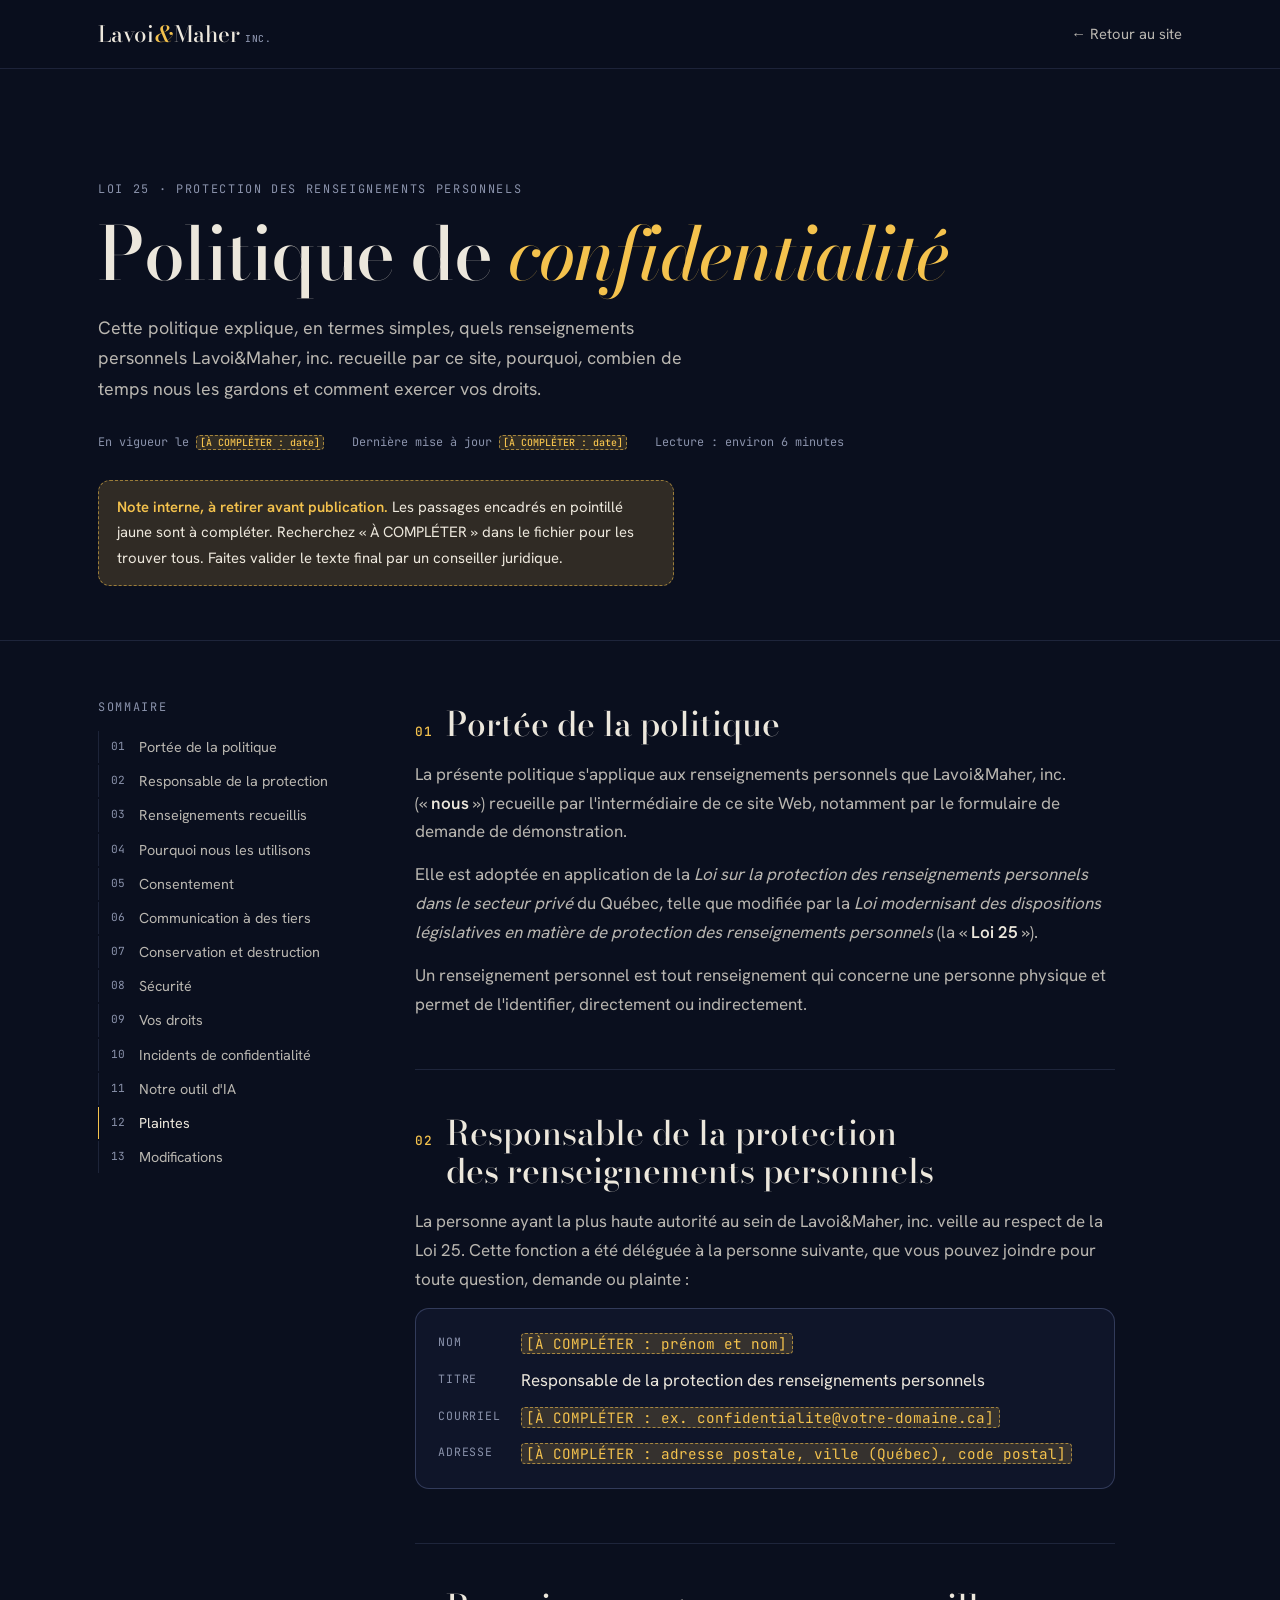
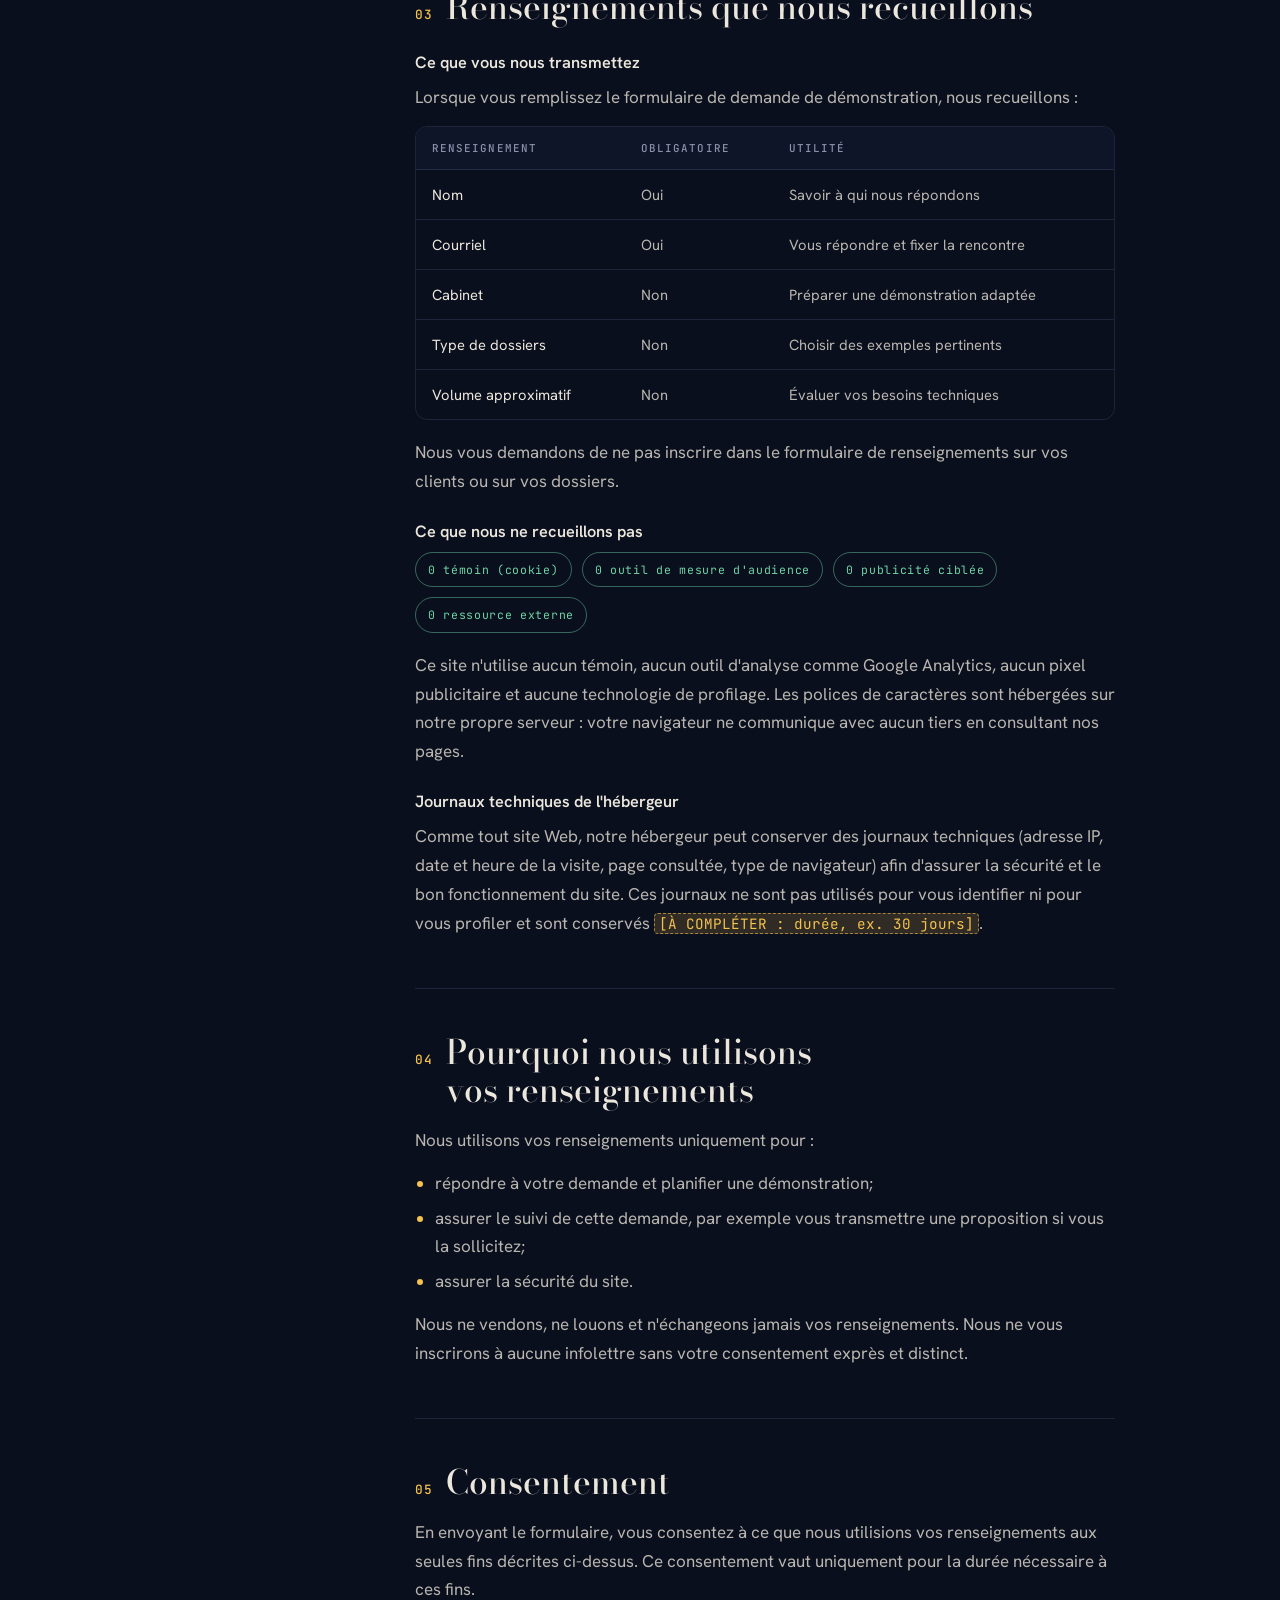
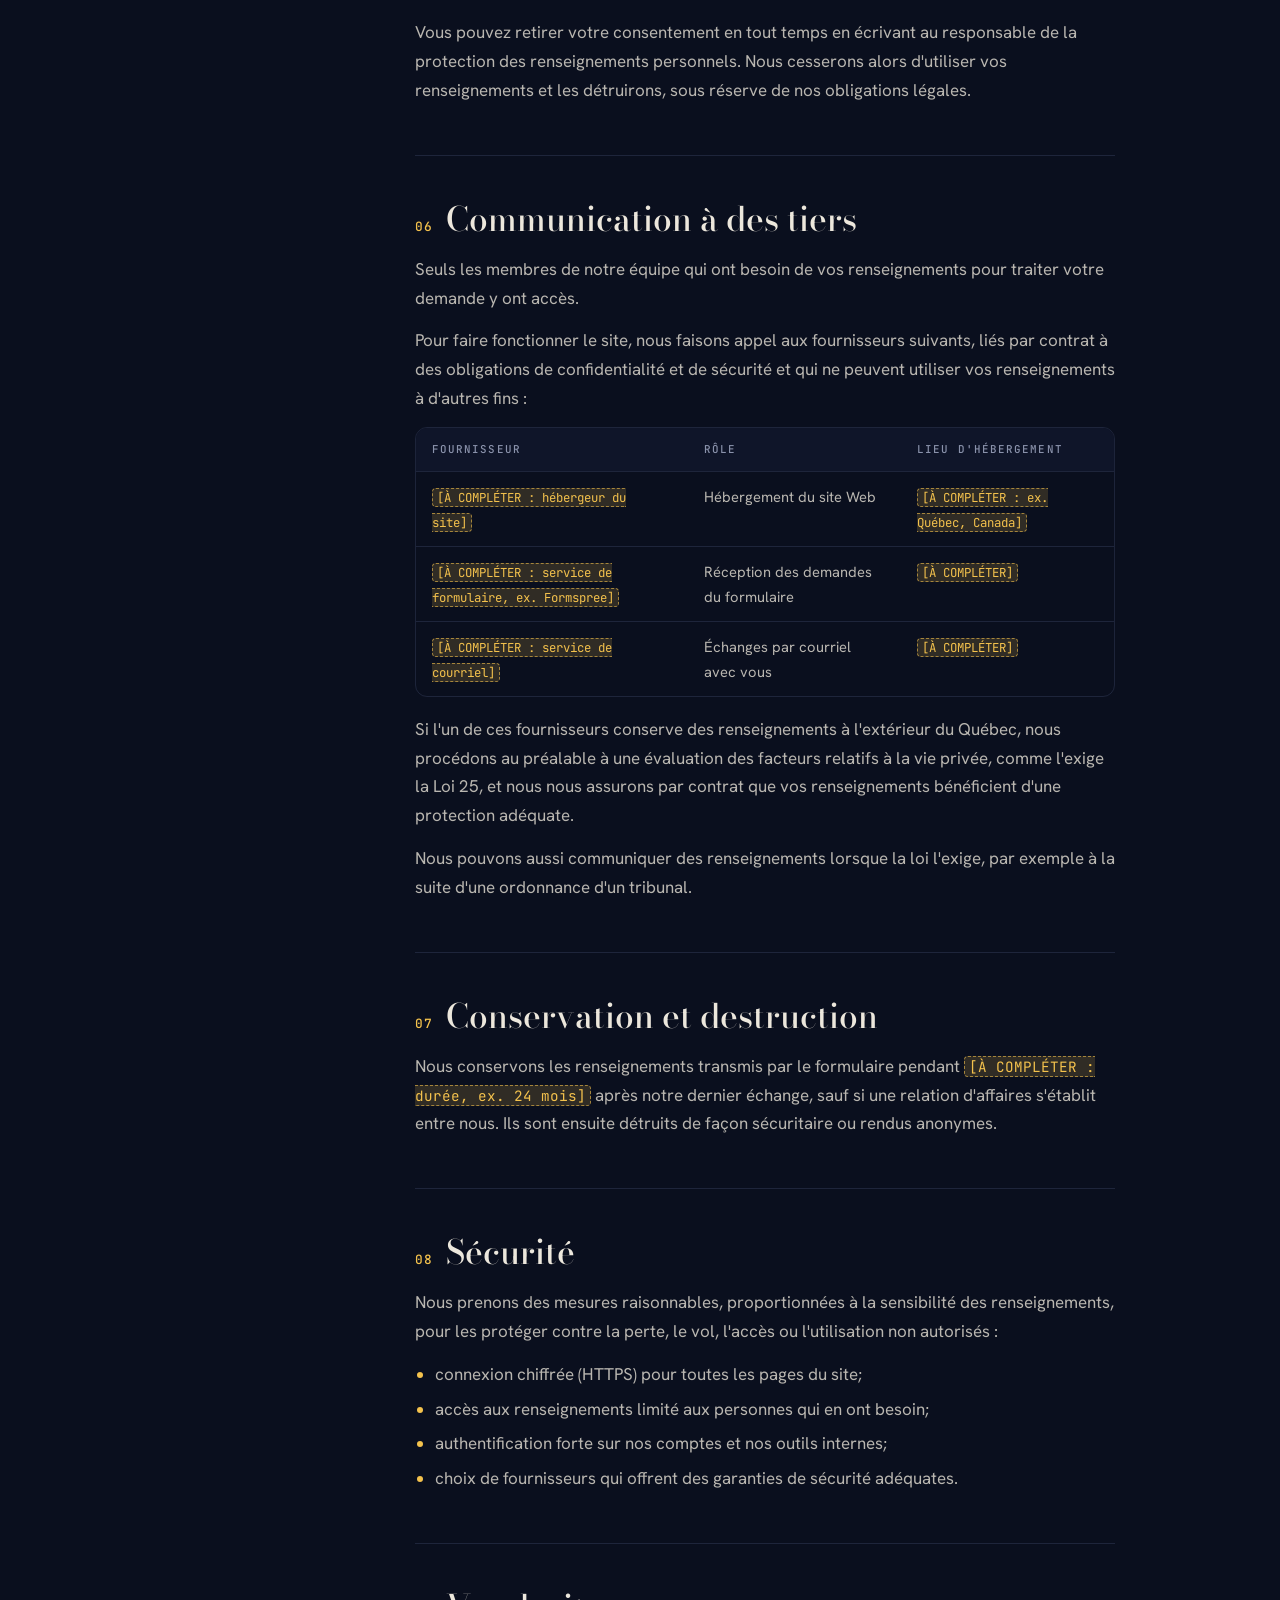
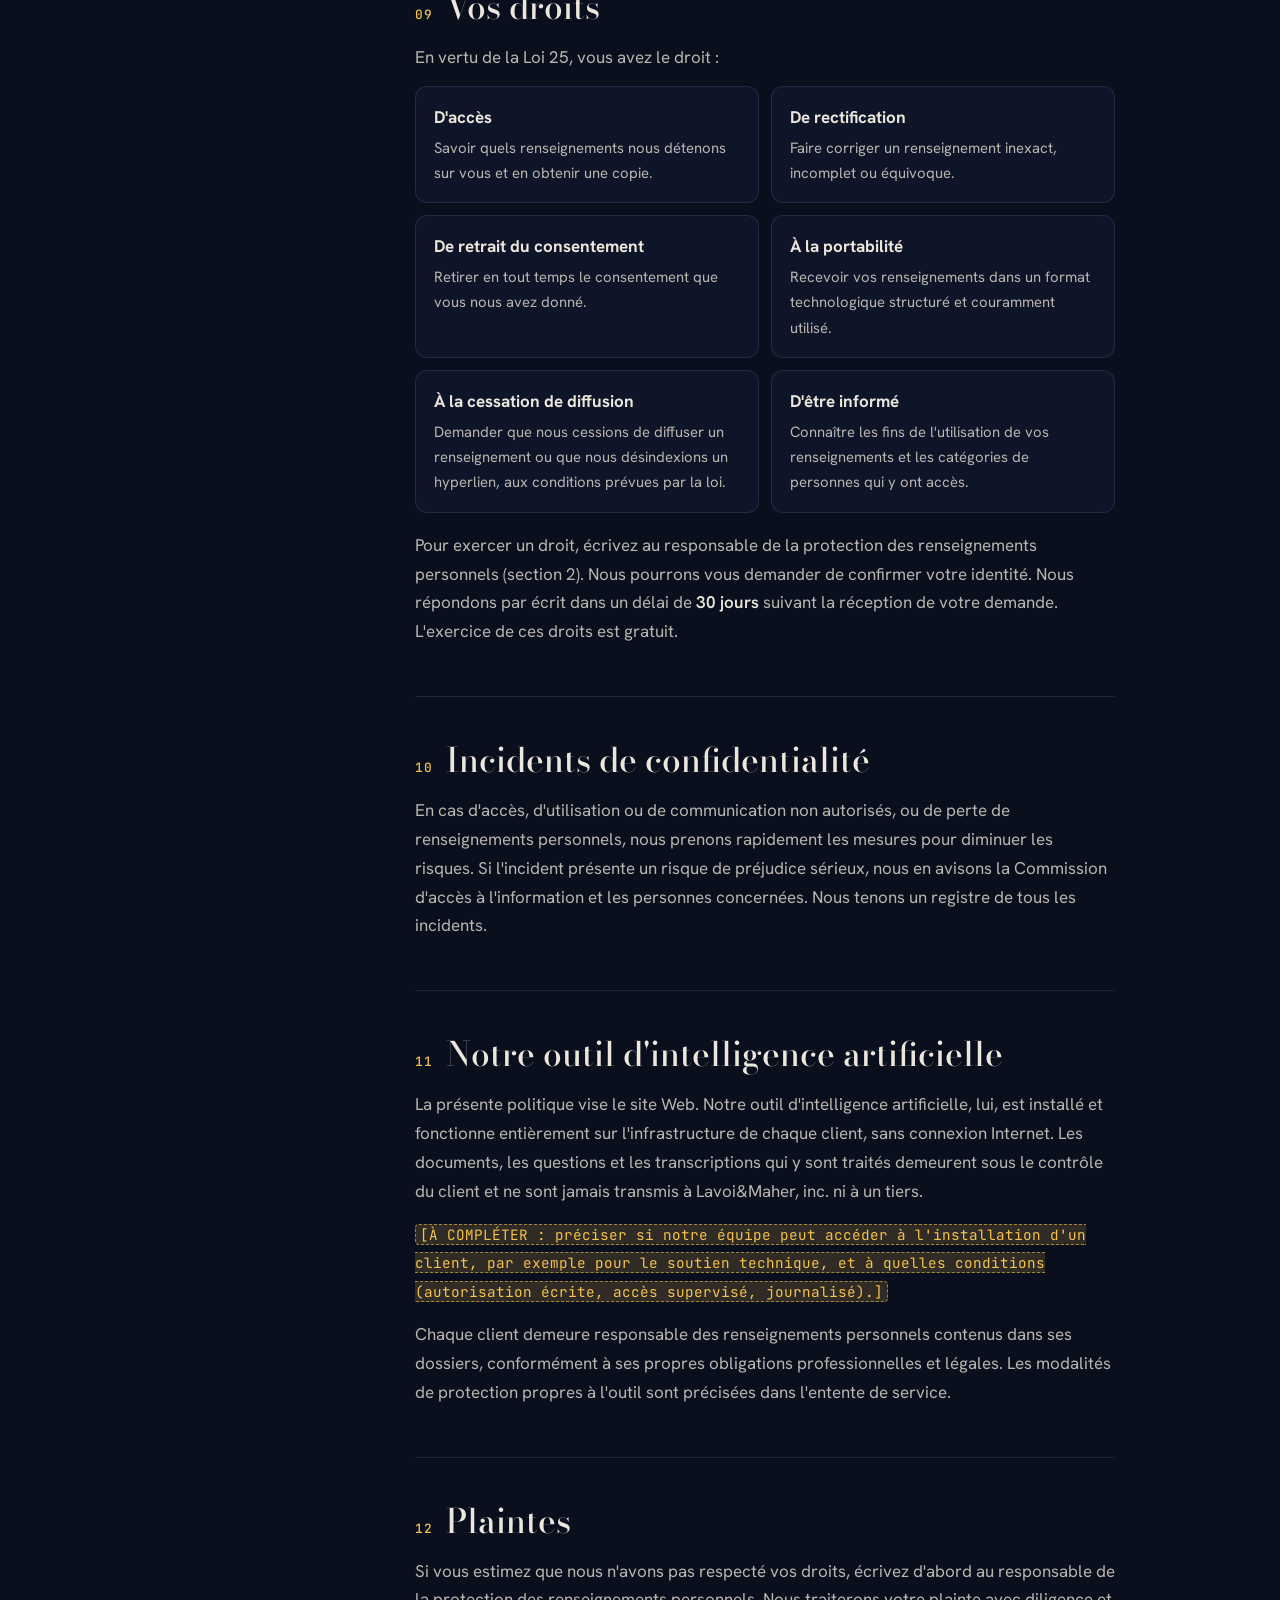
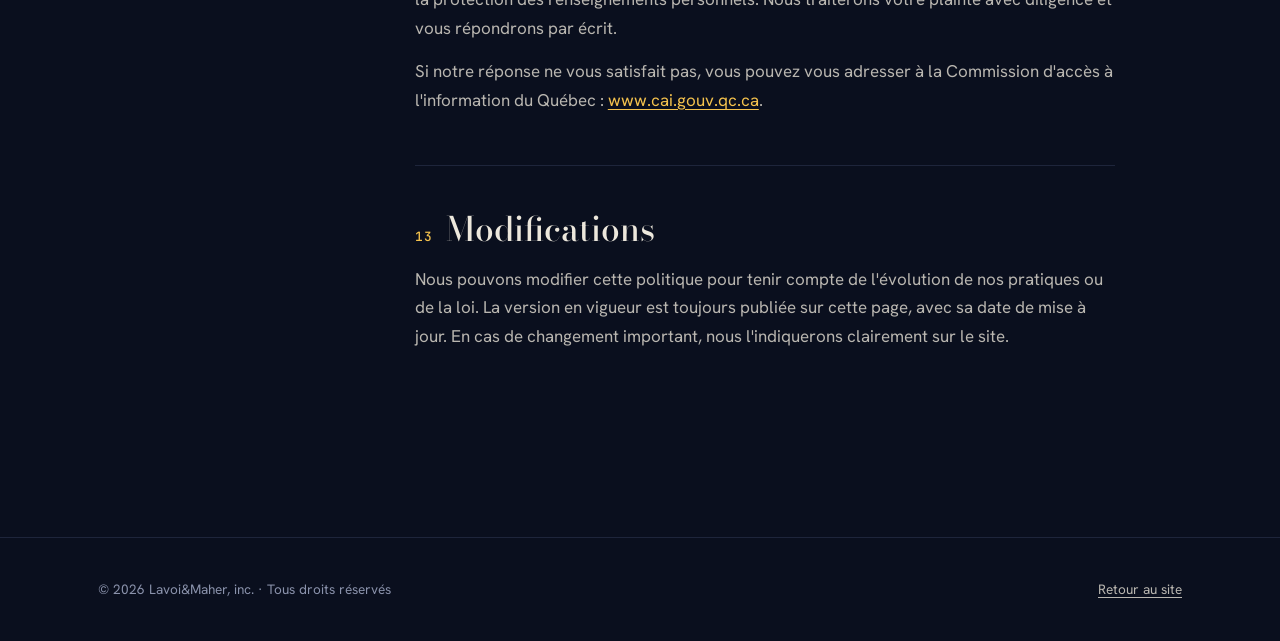
<file: lavoi-maher/politique-de-confidentialite.html>
<!doctype html>
<html lang="fr-CA">
<head>
<meta charset="utf-8">
<meta name="viewport" content="width=device-width, initial-scale=1, viewport-fit=cover">
<title>Politique de confidentialité | Lavoi&amp;Maher</title>
<meta name="description" content="Politique de confidentialité de Lavoi&amp;Maher, inc. : quels renseignements personnels nous recueillons, pourquoi, combien de temps nous les gardons et comment exercer vos droits en vertu de la Loi 25.">
<!-- DÉPLOIEMENT : remplacez VOTRE-DOMAINE.ca par votre domaine -->
<link rel="canonical" href="https://VOTRE-DOMAINE.ca/politique-de-confidentialite.html">
<link rel="icon" href="favicon.svg" type="image/svg+xml">
<link rel="apple-touch-icon" href="apple-touch-icon.png">
<meta name="theme-color" content="#0A0F1E">
<link rel="stylesheet" href="fonts.css">
<style>
/* Même système que index.html : encre juridique & surligneur */
:root{
  color-scheme: dark;
  --ink:#0A0F1E; --ink-2:#0F1529; --panel:#121A33;
  --line:rgba(150,168,230,.14); --line-2:rgba(150,168,230,.26);
  --paper:#ECE7DC; --paper-dim:#B9B6B0; --muted:#8A92AB;
  --amber:#F4C24D; --amber-soft:rgba(244,194,77,.16); --ok:#6FD3A4;
  --f-display:"Bodoni Moda", "Didot", "Bodoni 72", Georgia, serif;
  --f-body:"Hanken Grotesk", "Helvetica Neue", Arial, system-ui, sans-serif;
  --f-mono:"JetBrains Mono", ui-monospace, "SFMono-Regular", Menlo, Consolas, monospace;
  --gutter:clamp(16px, 4vw, 48px);
}
*{box-sizing:border-box}
html{scroll-behavior:smooth;background:var(--ink)}
body{margin:0;background:var(--ink);color:var(--paper);font-family:var(--f-body);font-size:17px;line-height:1.7;-webkit-font-smoothing:antialiased}
::selection{background:var(--amber);color:var(--ink)}
a{color:var(--amber);text-underline-offset:3px}
:focus-visible{outline:2px solid var(--amber);outline-offset:3px;border-radius:4px}
.wrap{max-width:1180px;margin-inline:auto;padding-inline:var(--gutter)}
.skip{position:fixed;left:16px;top:-60px;z-index:200;background:var(--amber);color:var(--ink);padding:10px 14px;border-radius:8px;font-weight:600;text-decoration:none;transition:top .2s}
.skip:focus{top:calc(12px + env(safe-area-inset-top,0px))}

.nav{position:sticky;top:0;z-index:50;padding-top:env(safe-area-inset-top,0px);background:rgba(10,15,30,.85);backdrop-filter:blur(14px);-webkit-backdrop-filter:blur(14px);border-bottom:1px solid var(--line)}
.nav .wrap{display:flex;align-items:center;justify-content:space-between;gap:16px;height:68px}
.brand{display:flex;align-items:baseline;text-decoration:none;color:var(--paper);font-family:var(--f-display);font-size:1.4rem;font-weight:500;white-space:nowrap}
.brand .amp{font-style:italic;color:var(--amber);padding-inline:.04em}
.brand small{font-family:var(--f-mono);font-size:.6rem;color:var(--muted);letter-spacing:.1em;margin-left:.5em}
.back{font-size:.92rem;color:var(--paper-dim);text-decoration:none;display:inline-flex;gap:.4em;align-items:center}
.back:hover{color:var(--paper)}

header.intro{padding-block:clamp(56px,9vw,110px) 40px;border-bottom:1px solid var(--line)}
.eyebrow{font-family:var(--f-mono);font-size:.74rem;letter-spacing:.14em;text-transform:uppercase;color:var(--muted);margin:0}
h1{font-family:var(--f-display);font-weight:500;font-size:clamp(2.4rem,6vw,4.6rem);line-height:1;letter-spacing:-.02em;margin:18px 0 22px;text-wrap:balance}
h1 em{font-style:italic;color:var(--amber)}
.lede{color:var(--paper-dim);font-size:1.12rem;max-width:62ch;margin:0}
.meta{display:flex;flex-wrap:wrap;gap:10px 28px;margin-top:28px;font-family:var(--f-mono);font-size:.74rem;color:var(--muted)}
.meta b{color:var(--paper);font-weight:500}

.todo-note{margin-top:28px;border:1px dashed rgba(244,194,77,.55);background:var(--amber-soft);border-radius:12px;padding:14px 18px;font-size:.93rem;color:var(--paper);max-width:72ch}
.todo-note strong{color:var(--amber)}
.todo{background:var(--amber-soft);color:var(--amber);border:1px dashed rgba(244,194,77,.6);border-radius:4px;padding:0 .3em;font-family:var(--f-mono);font-size:.84em;white-space:normal}

.layout{display:grid;grid-template-columns:240px minmax(0,1fr);gap:clamp(32px,6vw,80px);padding-block:56px 100px}
@media (max-width:900px){.layout{grid-template-columns:minmax(0,1fr)}.toc{position:static!important}}
.toc{position:sticky;top:96px;align-self:start}
.toc ol{list-style:none;margin:14px 0 0;padding:0;display:grid;gap:2px;counter-reset:t}
.toc li{counter-increment:t}
.toc a{display:grid;grid-template-columns:28px 1fr;padding:6px 0;color:var(--paper-dim);text-decoration:none;font-size:.9rem;line-height:1.4;border-left:1px solid var(--line);padding-left:12px;transition:color .2s,border-color .2s}
.toc a::before{content:counter(t,decimal-leading-zero);font-family:var(--f-mono);font-size:.7rem;color:var(--muted);padding-top:2px}
.toc a:hover,.toc a.on{color:var(--paper);border-color:var(--amber)}
@media (max-width:900px){.toc ol{grid-template-columns:repeat(auto-fill,minmax(220px,1fr))}}

article{max-width:70ch;counter-reset:s}
article section{padding-block:8px 36px;border-bottom:1px solid var(--line);margin-bottom:36px;scroll-margin-top:90px}
article section:last-of-type{border-bottom:0}
h2{font-family:var(--f-display);font-weight:500;font-size:clamp(1.6rem,3vw,2.1rem);line-height:1.15;margin:0 0 16px;display:flex;gap:14px;align-items:baseline;text-wrap:balance}
h2::before{counter-increment:s;content:counter(s,decimal-leading-zero);font-family:var(--f-mono);font-size:.8rem;color:var(--amber);letter-spacing:.06em;flex:none}
h3{font-size:1.02rem;font-weight:600;margin:22px 0 6px}
p{margin:0 0 14px;color:var(--paper-dim)}
p strong,li strong{color:var(--paper);font-weight:600}
ul.list{margin:0 0 14px;padding-left:1.2em;color:var(--paper-dim)}
ul.list li{margin-bottom:6px}
ul.list li::marker{color:var(--amber)}

.card{border:1px solid var(--line-2);background:var(--ink-2);border-radius:14px;padding:20px 22px;margin:8px 0 18px}
.card dl{display:grid;grid-template-columns:max-content 1fr;gap:8px 20px;margin:0}
.card dt{font-family:var(--f-mono);font-size:.72rem;letter-spacing:.08em;text-transform:uppercase;color:var(--muted);padding-top:3px}
.card dd{margin:0;color:var(--paper)}
@media (max-width:520px){.card dl{grid-template-columns:1fr;gap:2px}.card dd{margin-bottom:10px}}

.tbl{overflow-x:auto;margin:6px 0 18px;border:1px solid var(--line);border-radius:12px}
table{width:100%;border-collapse:collapse;font-size:.92rem;min-width:560px}
th{text-align:left;font-family:var(--f-mono);font-weight:500;font-size:.68rem;letter-spacing:.1em;text-transform:uppercase;color:var(--muted);padding:12px 16px;border-bottom:1px solid var(--line);background:var(--ink-2)}
td{padding:12px 16px;border-bottom:1px solid var(--line);color:var(--paper-dim);vertical-align:top}
tr:last-child td{border-bottom:0}
td:first-child{color:var(--paper)}

.rights{display:grid;grid-template-columns:repeat(2,minmax(0,1fr));gap:12px;margin:8px 0 18px}
@media (max-width:620px){.rights{grid-template-columns:1fr}}
.rights div{border:1px solid var(--line);border-radius:12px;padding:16px 18px;background:var(--ink-2)}
.rights strong{display:block;color:var(--paper);margin-bottom:4px}
.rights p{margin:0;font-size:.93rem}

.zero{display:flex;flex-wrap:wrap;gap:10px;margin:6px 0 18px}
.zero span{font-family:var(--f-mono);font-size:.72rem;letter-spacing:.06em;padding:7px 12px;border-radius:999px;border:1px solid rgba(111,211,164,.45);color:var(--ok)}

footer{border-top:1px solid var(--line);padding-block:40px calc(40px + env(safe-area-inset-bottom,0px));color:var(--muted);font-size:.85rem}
footer .wrap{display:flex;flex-wrap:wrap;justify-content:space-between;gap:16px}
footer a{color:var(--paper-dim)}
@media (prefers-reduced-motion:reduce){html{scroll-behavior:auto}*{transition:none!important}}
</style>
</head>
<body>
<a class="skip" href="#contenu">Aller au contenu</a>

<header class="nav">
  <div class="wrap">
    <a class="brand" href="index.html">Lavoi<span class="amp">&amp;</span>Maher<small>INC.</small></a>
    <a class="back" href="index.html">← Retour au site</a>
  </div>
</header>

<header class="intro">
  <div class="wrap">
    <p class="eyebrow">Loi 25 · Protection des renseignements personnels</p>
    <h1>Politique de <em>confidentialité</em></h1>
    <p class="lede">Cette politique explique, en termes simples, quels renseignements personnels Lavoi&amp;Maher, inc. recueille par ce site, pourquoi, combien de temps nous les gardons et comment exercer vos droits.</p>
    <div class="meta">
      <span>En vigueur le <b><span class="todo">[À COMPLÉTER : date]</span></b></span>
      <span>Dernière mise à jour <b><span class="todo">[À COMPLÉTER : date]</span></b></span>
      <span>Lecture : environ 6 minutes</span>
    </div>
    <p class="todo-note"><strong>Note interne, à retirer avant publication.</strong> Les passages encadrés en pointillé jaune sont à compléter. Recherchez «&nbsp;À COMPLÉTER&nbsp;» dans le fichier pour les trouver tous. Faites valider le texte final par un conseiller juridique.</p>
  </div>
</header>

<div class="wrap layout">
  <nav class="toc" aria-label="Sommaire">
    <p class="eyebrow">Sommaire</p>
    <ol>
      <li><a href="#portee">Portée de la politique</a></li>
      <li><a href="#responsable">Responsable de la protection</a></li>
      <li><a href="#recueillis">Renseignements recueillis</a></li>
      <li><a href="#fins">Pourquoi nous les utilisons</a></li>
      <li><a href="#consentement">Consentement</a></li>
      <li><a href="#communication">Communication à des tiers</a></li>
      <li><a href="#conservation">Conservation et destruction</a></li>
      <li><a href="#securite">Sécurité</a></li>
      <li><a href="#droits">Vos droits</a></li>
      <li><a href="#incidents">Incidents de confidentialité</a></li>
      <li><a href="#outil">Notre outil d'IA</a></li>
      <li><a href="#plainte">Plaintes</a></li>
      <li><a href="#modifications">Modifications</a></li>
    </ol>
  </nav>

  <article id="contenu">
    <section id="portee">
      <h2>Portée de la politique</h2>
      <p>La présente politique s'applique aux renseignements personnels que Lavoi&amp;Maher, inc. («&nbsp;<strong>nous</strong>&nbsp;») recueille par l'intermédiaire de ce site Web, notamment par le formulaire de demande de démonstration.</p>
      <p>Elle est adoptée en application de la <em>Loi sur la protection des renseignements personnels dans le secteur privé</em> du Québec, telle que modifiée par la <em>Loi modernisant des dispositions législatives en matière de protection des renseignements personnels</em> (la «&nbsp;<strong>Loi 25</strong>&nbsp;»).</p>
      <p>Un renseignement personnel est tout renseignement qui concerne une personne physique et permet de l'identifier, directement ou indirectement.</p>
    </section>

    <section id="responsable">
      <h2>Responsable de la protection des renseignements personnels</h2>
      <p>La personne ayant la plus haute autorité au sein de Lavoi&amp;Maher, inc. veille au respect de la Loi 25. Cette fonction a été déléguée à la personne suivante, que vous pouvez joindre pour toute question, demande ou plainte :</p>
      <div class="card">
        <dl>
          <dt>Nom</dt><dd><span class="todo">[À COMPLÉTER : prénom et nom]</span></dd>
          <dt>Titre</dt><dd>Responsable de la protection des renseignements personnels</dd>
          <dt>Courriel</dt><dd><span class="todo">[À COMPLÉTER : ex. confidentialite@votre-domaine.ca]</span></dd>
          <dt>Adresse</dt><dd><span class="todo">[À COMPLÉTER : adresse postale, ville (Québec), code postal]</span></dd>
        </dl>
      </div>
    </section>

    <section id="recueillis">
      <h2>Renseignements que nous recueillons</h2>
      <h3>Ce que vous nous transmettez</h3>
      <p>Lorsque vous remplissez le formulaire de demande de démonstration, nous recueillons :</p>
      <div class="tbl">
        <table>
          <thead><tr><th>Renseignement</th><th>Obligatoire</th><th>Utilité</th></tr></thead>
          <tbody>
            <tr><td>Nom</td><td>Oui</td><td>Savoir à qui nous répondons</td></tr>
            <tr><td>Courriel</td><td>Oui</td><td>Vous répondre et fixer la rencontre</td></tr>
            <tr><td>Cabinet</td><td>Non</td><td>Préparer une démonstration adaptée</td></tr>
            <tr><td>Type de dossiers</td><td>Non</td><td>Choisir des exemples pertinents</td></tr>
            <tr><td>Volume approximatif</td><td>Non</td><td>Évaluer vos besoins techniques</td></tr>
          </tbody>
        </table>
      </div>
      <p>Nous vous demandons de ne pas inscrire dans le formulaire de renseignements sur vos clients ou sur vos dossiers.</p>

      <h3>Ce que nous ne recueillons pas</h3>
      <div class="zero"><span>0 témoin (cookie)</span><span>0 outil de mesure d'audience</span><span>0 publicité ciblée</span><span>0 ressource externe</span></div>
      <p>Ce site n'utilise aucun témoin, aucun outil d'analyse comme Google Analytics, aucun pixel publicitaire et aucune technologie de profilage. Les polices de caractères sont hébergées sur notre propre serveur : votre navigateur ne communique avec aucun tiers en consultant nos pages.</p>

      <h3>Journaux techniques de l'hébergeur</h3>
      <p>Comme tout site Web, notre hébergeur peut conserver des journaux techniques (adresse IP, date et heure de la visite, page consultée, type de navigateur) afin d'assurer la sécurité et le bon fonctionnement du site. Ces journaux ne sont pas utilisés pour vous identifier ni pour vous profiler et sont conservés <span class="todo">[À COMPLÉTER : durée, ex. 30 jours]</span>.</p>
    </section>

    <section id="fins">
      <h2>Pourquoi nous utilisons vos renseignements</h2>
      <p>Nous utilisons vos renseignements uniquement pour :</p>
      <ul class="list">
        <li>répondre à votre demande et planifier une démonstration;</li>
        <li>assurer le suivi de cette demande, par exemple vous transmettre une proposition si vous la sollicitez;</li>
        <li>assurer la sécurité du site.</li>
      </ul>
      <p>Nous ne vendons, ne louons et n'échangeons jamais vos renseignements. Nous ne vous inscrirons à aucune infolettre sans votre consentement exprès et distinct.</p>
    </section>

    <section id="consentement">
      <h2>Consentement</h2>
      <p>En envoyant le formulaire, vous consentez à ce que nous utilisions vos renseignements aux seules fins décrites ci-dessus. Ce consentement vaut uniquement pour la durée nécessaire à ces fins.</p>
      <p>Vous pouvez retirer votre consentement en tout temps en écrivant au responsable de la protection des renseignements personnels. Nous cesserons alors d'utiliser vos renseignements et les détruirons, sous réserve de nos obligations légales.</p>
    </section>

    <section id="communication">
      <h2>Communication à des tiers</h2>
      <p>Seuls les membres de notre équipe qui ont besoin de vos renseignements pour traiter votre demande y ont accès.</p>
      <p>Pour faire fonctionner le site, nous faisons appel aux fournisseurs suivants, liés par contrat à des obligations de confidentialité et de sécurité et qui ne peuvent utiliser vos renseignements à d'autres fins :</p>
      <div class="tbl">
        <table>
          <thead><tr><th>Fournisseur</th><th>Rôle</th><th>Lieu d'hébergement</th></tr></thead>
          <tbody>
            <tr><td><span class="todo">[À COMPLÉTER : hébergeur du site]</span></td><td>Hébergement du site Web</td><td><span class="todo">[À COMPLÉTER : ex. Québec, Canada]</span></td></tr>
            <tr><td><span class="todo">[À COMPLÉTER : service de formulaire, ex. Formspree]</span></td><td>Réception des demandes du formulaire</td><td><span class="todo">[À COMPLÉTER]</span></td></tr>
            <tr><td><span class="todo">[À COMPLÉTER : service de courriel]</span></td><td>Échanges par courriel avec vous</td><td><span class="todo">[À COMPLÉTER]</span></td></tr>
          </tbody>
        </table>
      </div>
      <p>Si l'un de ces fournisseurs conserve des renseignements à l'extérieur du Québec, nous procédons au préalable à une évaluation des facteurs relatifs à la vie privée, comme l'exige la Loi 25, et nous nous assurons par contrat que vos renseignements bénéficient d'une protection adéquate.</p>
      <p>Nous pouvons aussi communiquer des renseignements lorsque la loi l'exige, par exemple à la suite d'une ordonnance d'un tribunal.</p>
    </section>

    <section id="conservation">
      <h2>Conservation et destruction</h2>
      <p>Nous conservons les renseignements transmis par le formulaire pendant <span class="todo">[À COMPLÉTER : durée, ex. 24 mois]</span> après notre dernier échange, sauf si une relation d'affaires s'établit entre nous. Ils sont ensuite détruits de façon sécuritaire ou rendus anonymes.</p>
    </section>

    <section id="securite">
      <h2>Sécurité</h2>
      <p>Nous prenons des mesures raisonnables, proportionnées à la sensibilité des renseignements, pour les protéger contre la perte, le vol, l'accès ou l'utilisation non autorisés :</p>
      <ul class="list">
        <li>connexion chiffrée (HTTPS) pour toutes les pages du site;</li>
        <li>accès aux renseignements limité aux personnes qui en ont besoin;</li>
        <li>authentification forte sur nos comptes et nos outils internes;</li>
        <li>choix de fournisseurs qui offrent des garanties de sécurité adéquates.</li>
      </ul>
    </section>

    <section id="droits">
      <h2>Vos droits</h2>
      <p>En vertu de la Loi 25, vous avez le droit :</p>
      <div class="rights">
        <div><strong>D'accès</strong><p>Savoir quels renseignements nous détenons sur vous et en obtenir une copie.</p></div>
        <div><strong>De rectification</strong><p>Faire corriger un renseignement inexact, incomplet ou équivoque.</p></div>
        <div><strong>De retrait du consentement</strong><p>Retirer en tout temps le consentement que vous nous avez donné.</p></div>
        <div><strong>À la portabilité</strong><p>Recevoir vos renseignements dans un format technologique structuré et couramment utilisé.</p></div>
        <div><strong>À la cessation de diffusion</strong><p>Demander que nous cessions de diffuser un renseignement ou que nous désindexions un hyperlien, aux conditions prévues par la loi.</p></div>
        <div><strong>D'être informé</strong><p>Connaître les fins de l'utilisation de vos renseignements et les catégories de personnes qui y ont accès.</p></div>
      </div>
      <p>Pour exercer un droit, écrivez au responsable de la protection des renseignements personnels (section 2). Nous pourrons vous demander de confirmer votre identité. Nous répondons par écrit dans un délai de <strong>30 jours</strong> suivant la réception de votre demande. L'exercice de ces droits est gratuit.</p>
    </section>

    <section id="incidents">
      <h2>Incidents de confidentialité</h2>
      <p>En cas d'accès, d'utilisation ou de communication non autorisés, ou de perte de renseignements personnels, nous prenons rapidement les mesures pour diminuer les risques. Si l'incident présente un risque de préjudice sérieux, nous en avisons la Commission d'accès à l'information et les personnes concernées. Nous tenons un registre de tous les incidents.</p>
    </section>

    <section id="outil">
      <h2>Notre outil d'intelligence artificielle</h2>
      <p>La présente politique vise le site Web. Notre outil d'intelligence artificielle, lui, est installé et fonctionne entièrement sur l'infrastructure de chaque client, sans connexion Internet. Les documents, les questions et les transcriptions qui y sont traités demeurent sous le contrôle du client et ne sont jamais transmis à Lavoi&amp;Maher, inc. ni à un tiers.</p>
      <p><span class="todo">[À COMPLÉTER : préciser si notre équipe peut accéder à l'installation d'un client, par exemple pour le soutien technique, et à quelles conditions (autorisation écrite, accès supervisé, journalisé).]</span></p>
      <p>Chaque client demeure responsable des renseignements personnels contenus dans ses dossiers, conformément à ses propres obligations professionnelles et légales. Les modalités de protection propres à l'outil sont précisées dans l'entente de service.</p>
    </section>

    <section id="plainte">
      <h2>Plaintes</h2>
      <p>Si vous estimez que nous n'avons pas respecté vos droits, écrivez d'abord au responsable de la protection des renseignements personnels. Nous traiterons votre plainte avec diligence et vous répondrons par écrit.</p>
      <p>Si notre réponse ne vous satisfait pas, vous pouvez vous adresser à la Commission d'accès à l'information du Québec : <a href="https://www.cai.gouv.qc.ca" rel="noopener">www.cai.gouv.qc.ca</a>.</p>
    </section>

    <section id="modifications">
      <h2>Modifications</h2>
      <p>Nous pouvons modifier cette politique pour tenir compte de l'évolution de nos pratiques ou de la loi. La version en vigueur est toujours publiée sur cette page, avec sa date de mise à jour. En cas de changement important, nous l'indiquerons clairement sur le site.</p>
    </section>
  </article>
</div>

<footer>
  <div class="wrap">
    <span>© 2026 Lavoi&amp;Maher, inc. · Tous droits réservés</span>
    <a href="index.html">Retour au site</a>
  </div>
</footer>

<script>
// Surligne la section en cours de lecture dans le sommaire
(() => {
  const links = [...document.querySelectorAll(".toc a")];
  const map = new Map(links.map(a => [a.getAttribute("href").slice(1), a]));
  const io = new IntersectionObserver(es => es.forEach(e => {
    if (e.isIntersecting) { links.forEach(l => l.classList.remove("on")); map.get(e.target.id)?.classList.add("on"); }
  }), { rootMargin: "-30% 0px -60% 0px" });
  document.querySelectorAll("article section").forEach(s => io.observe(s));
})();
</script>
</body>
</html>
</file>
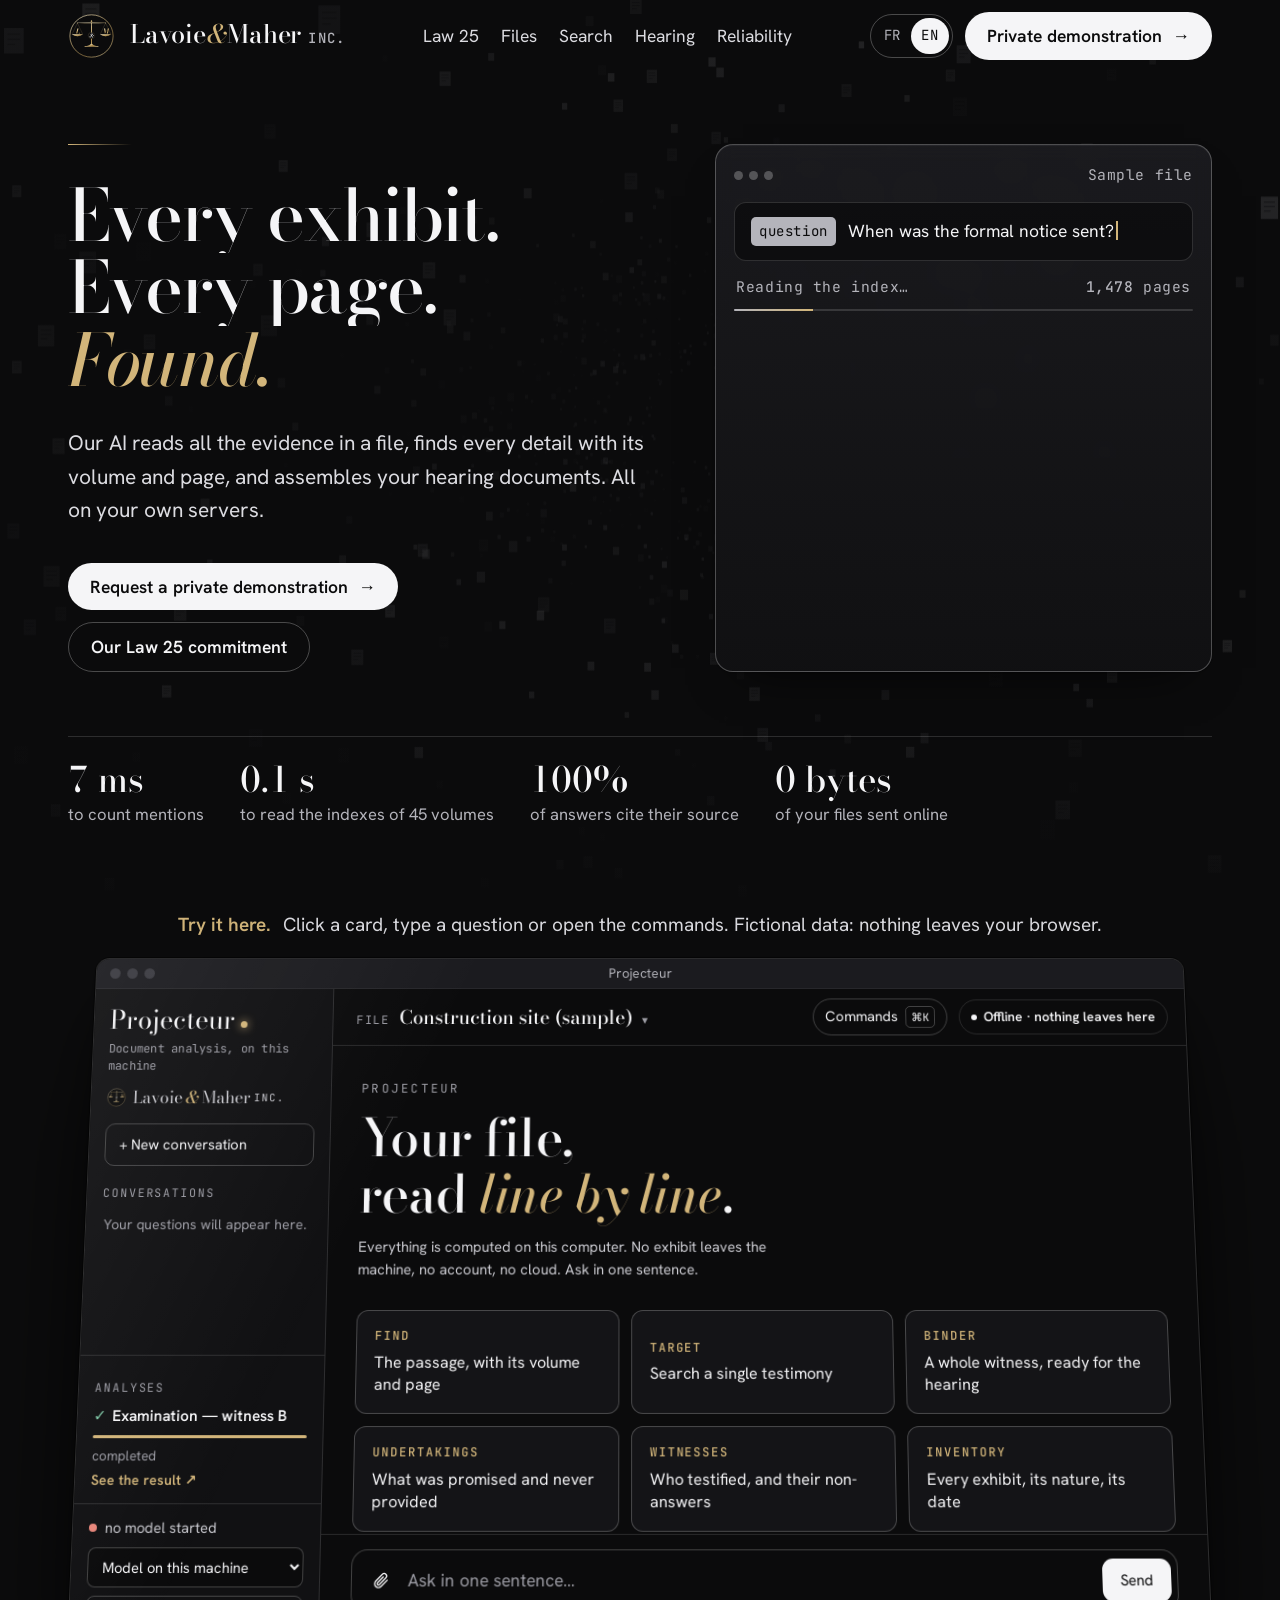
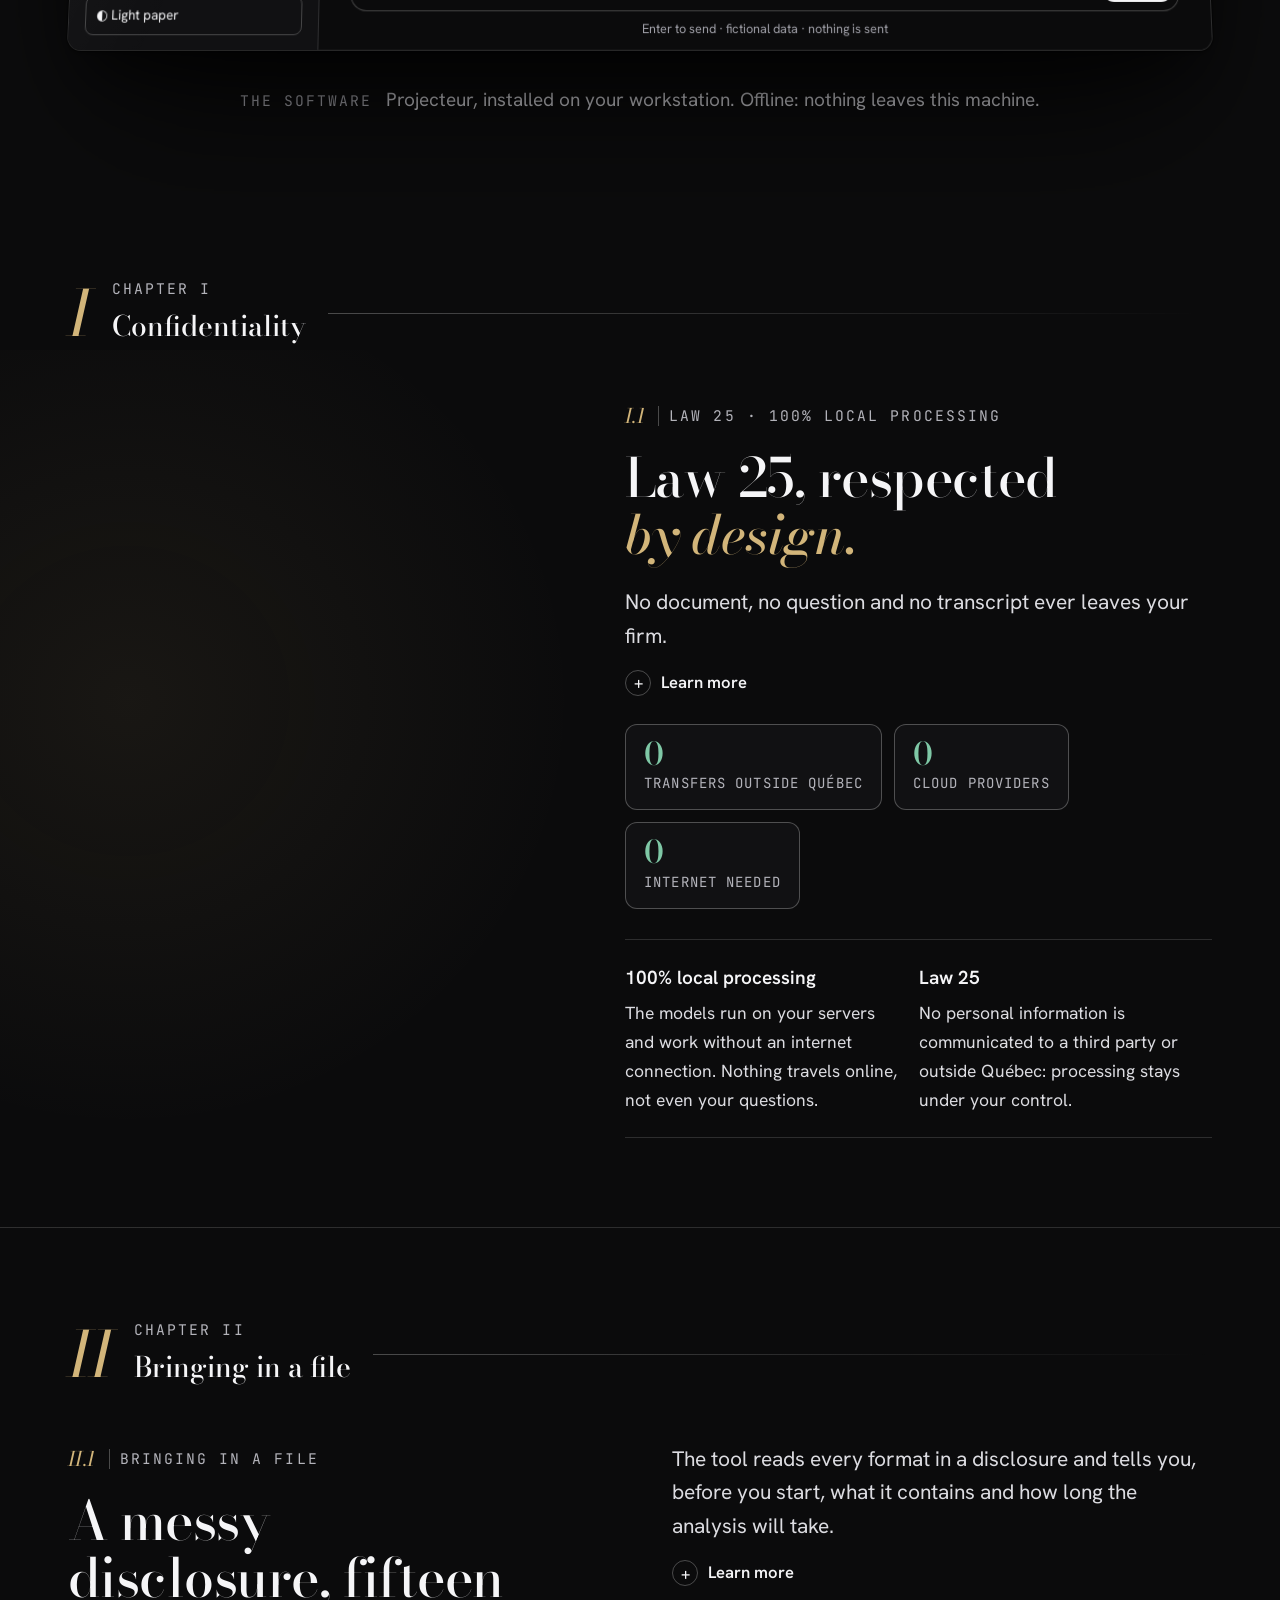
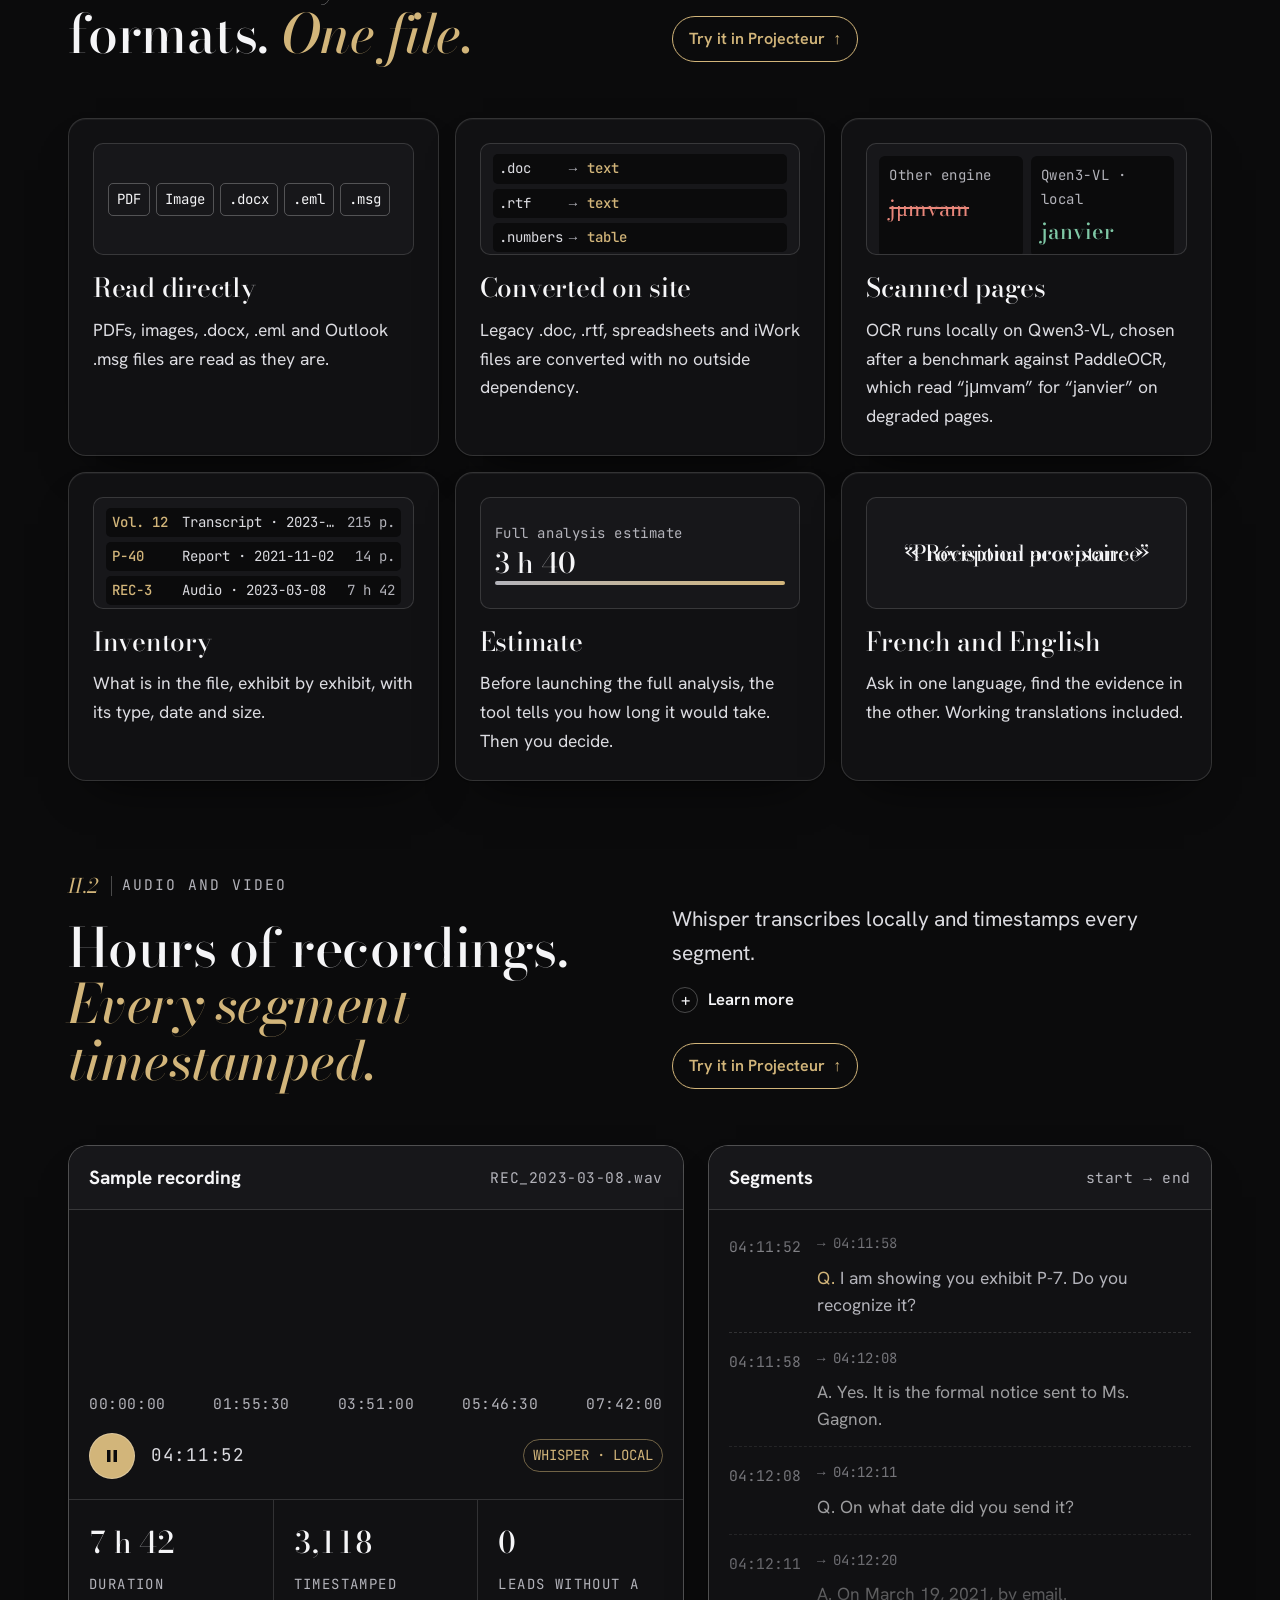
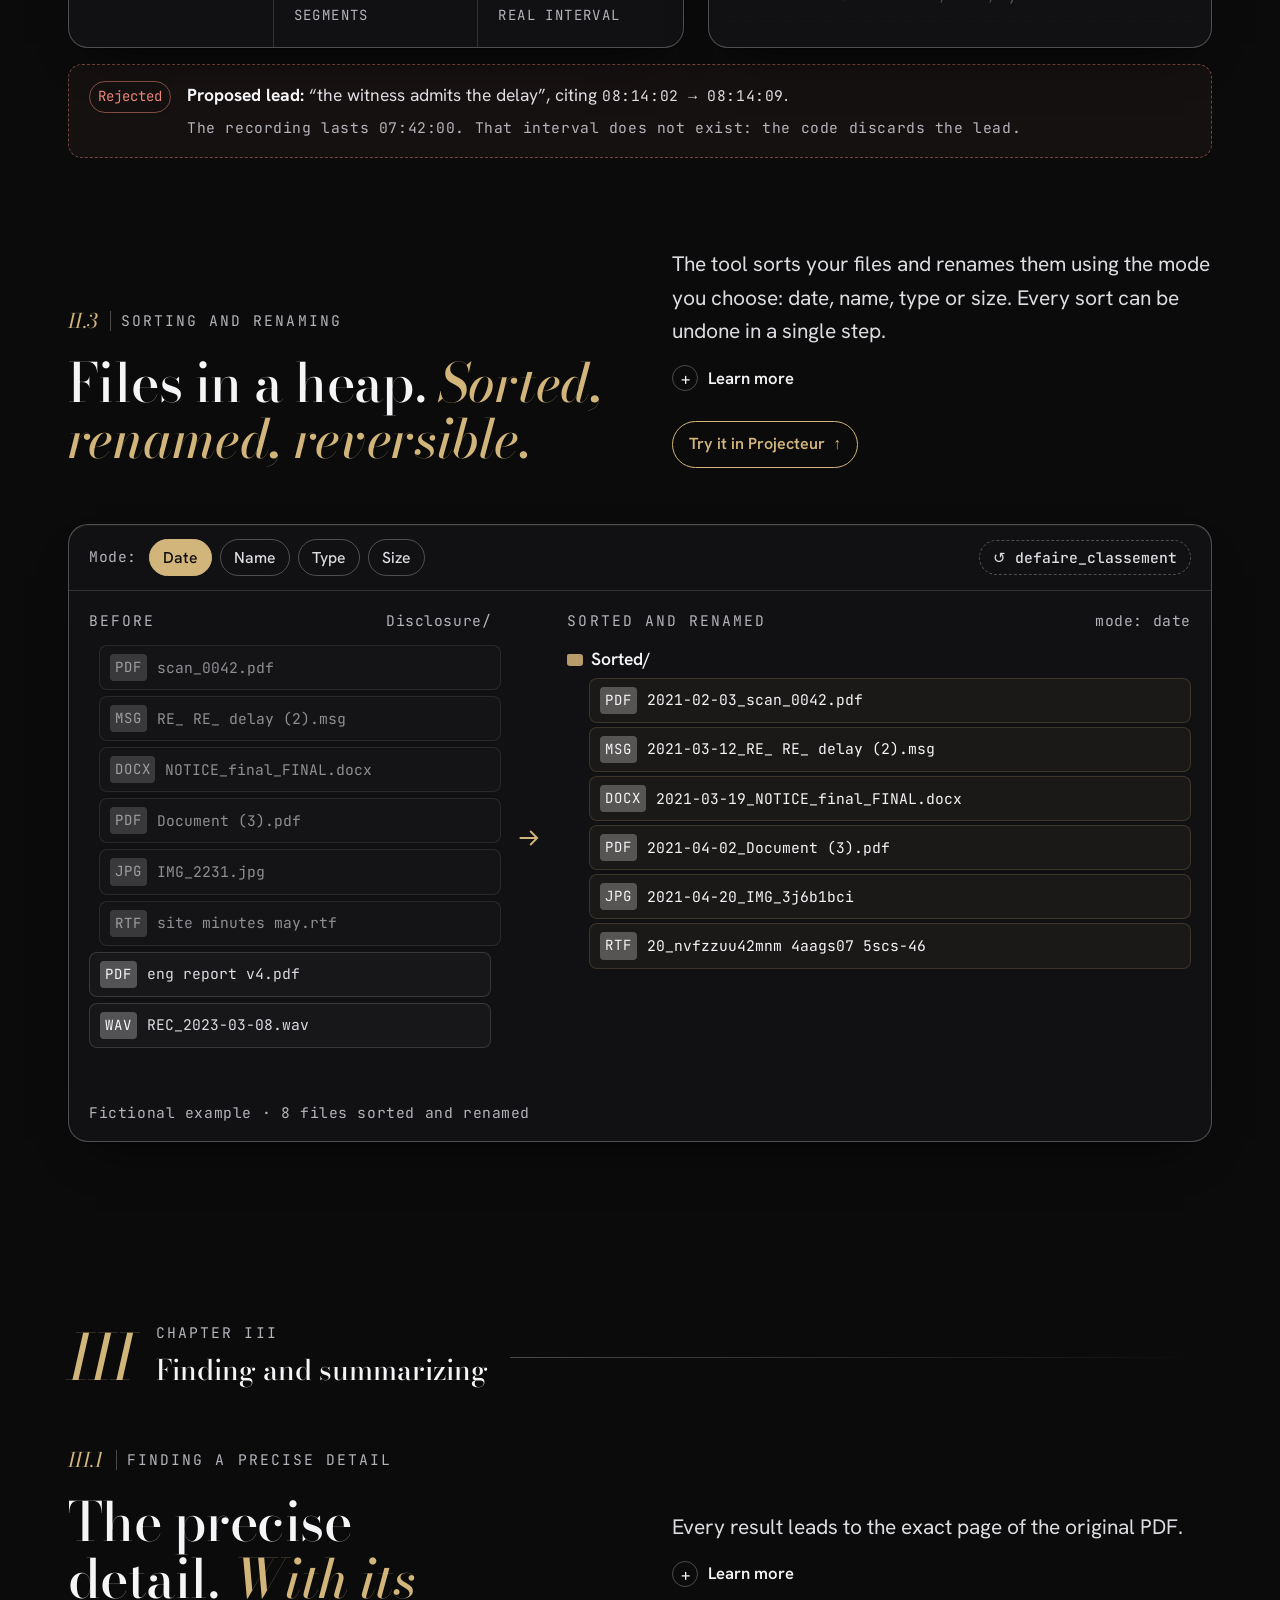
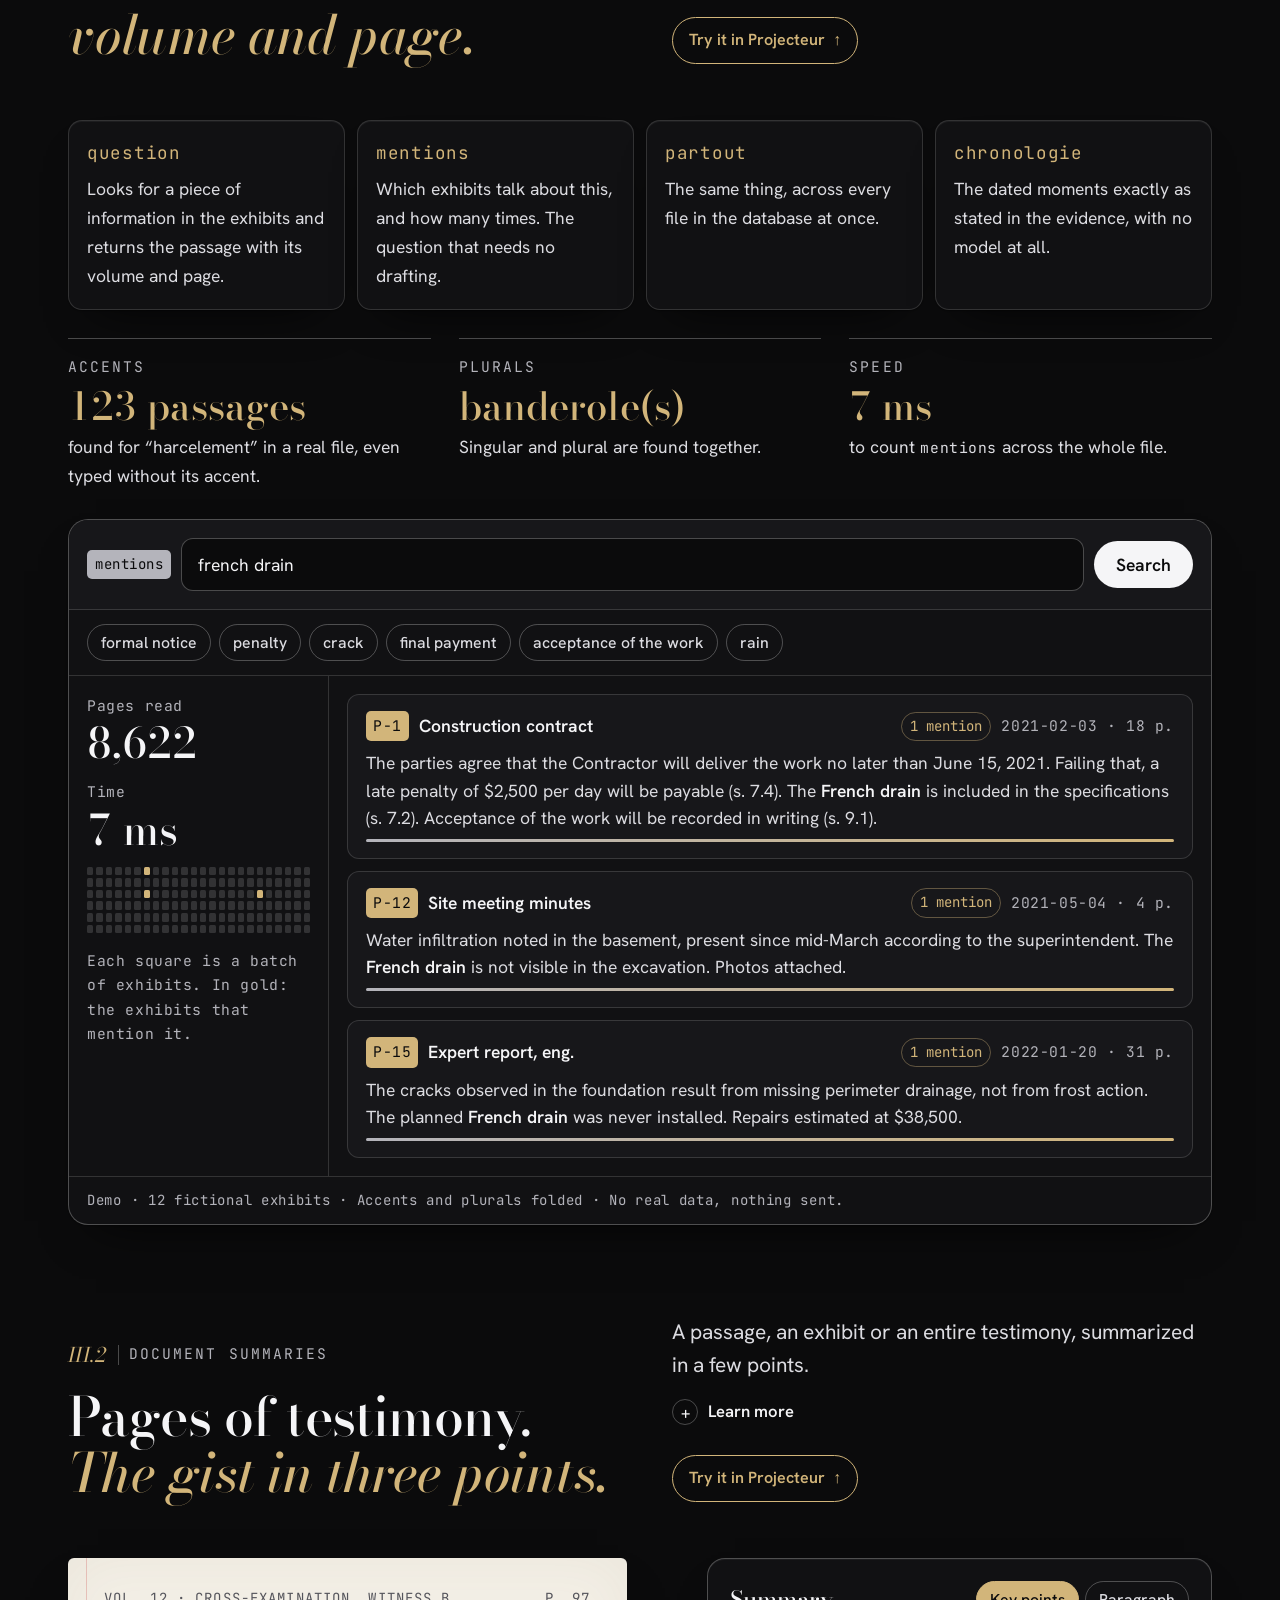
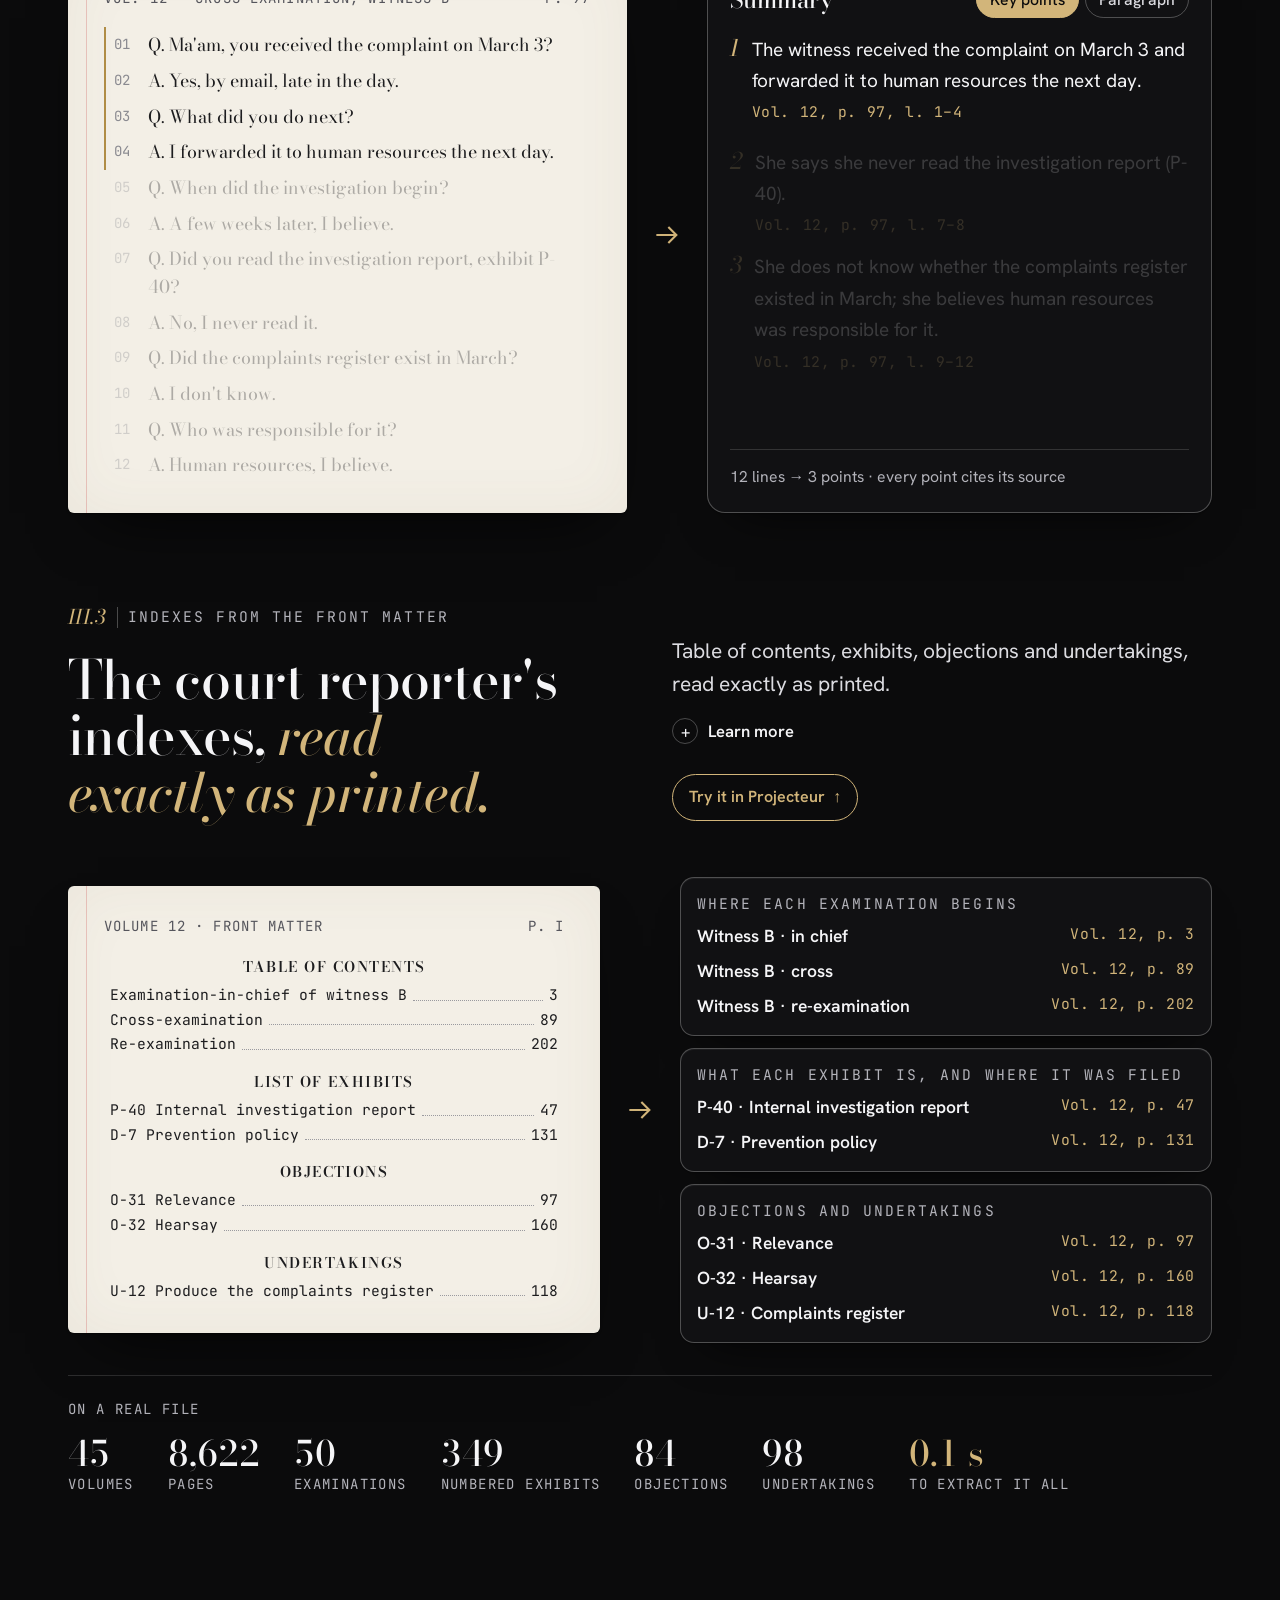
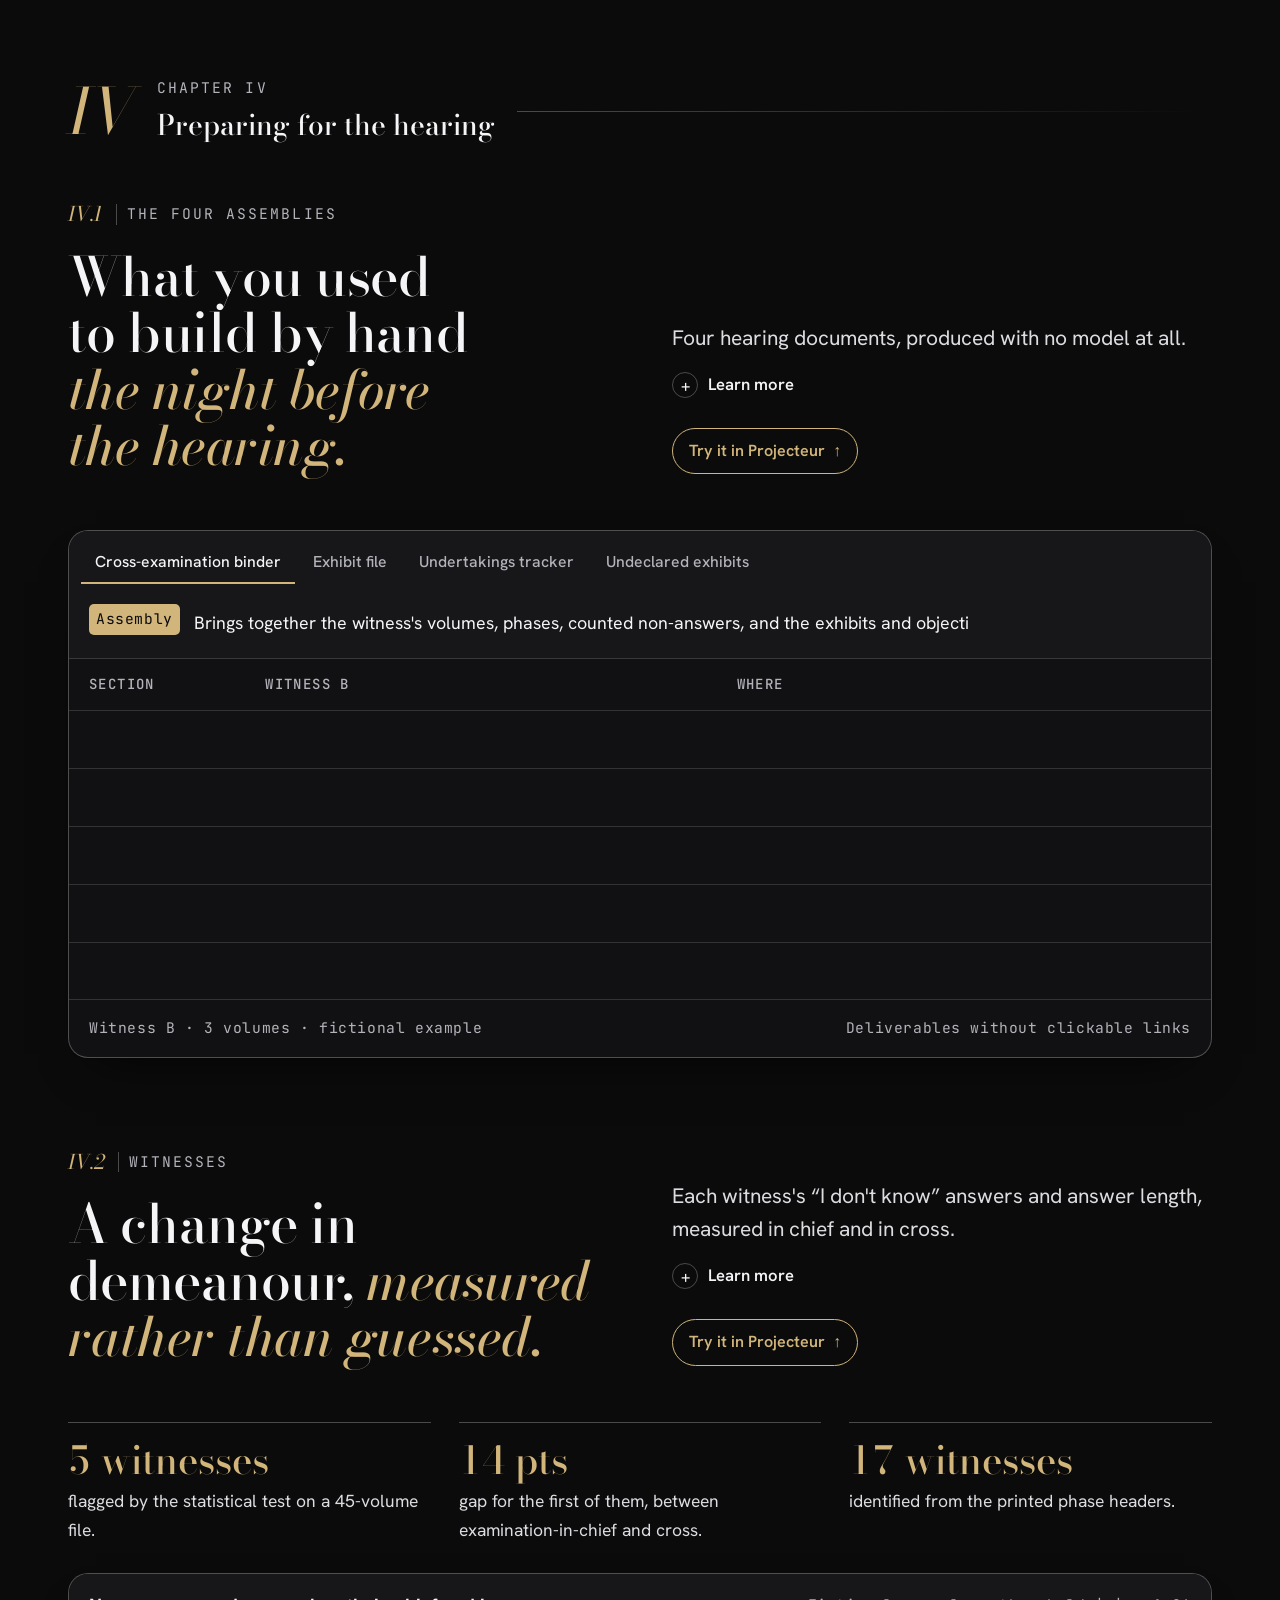
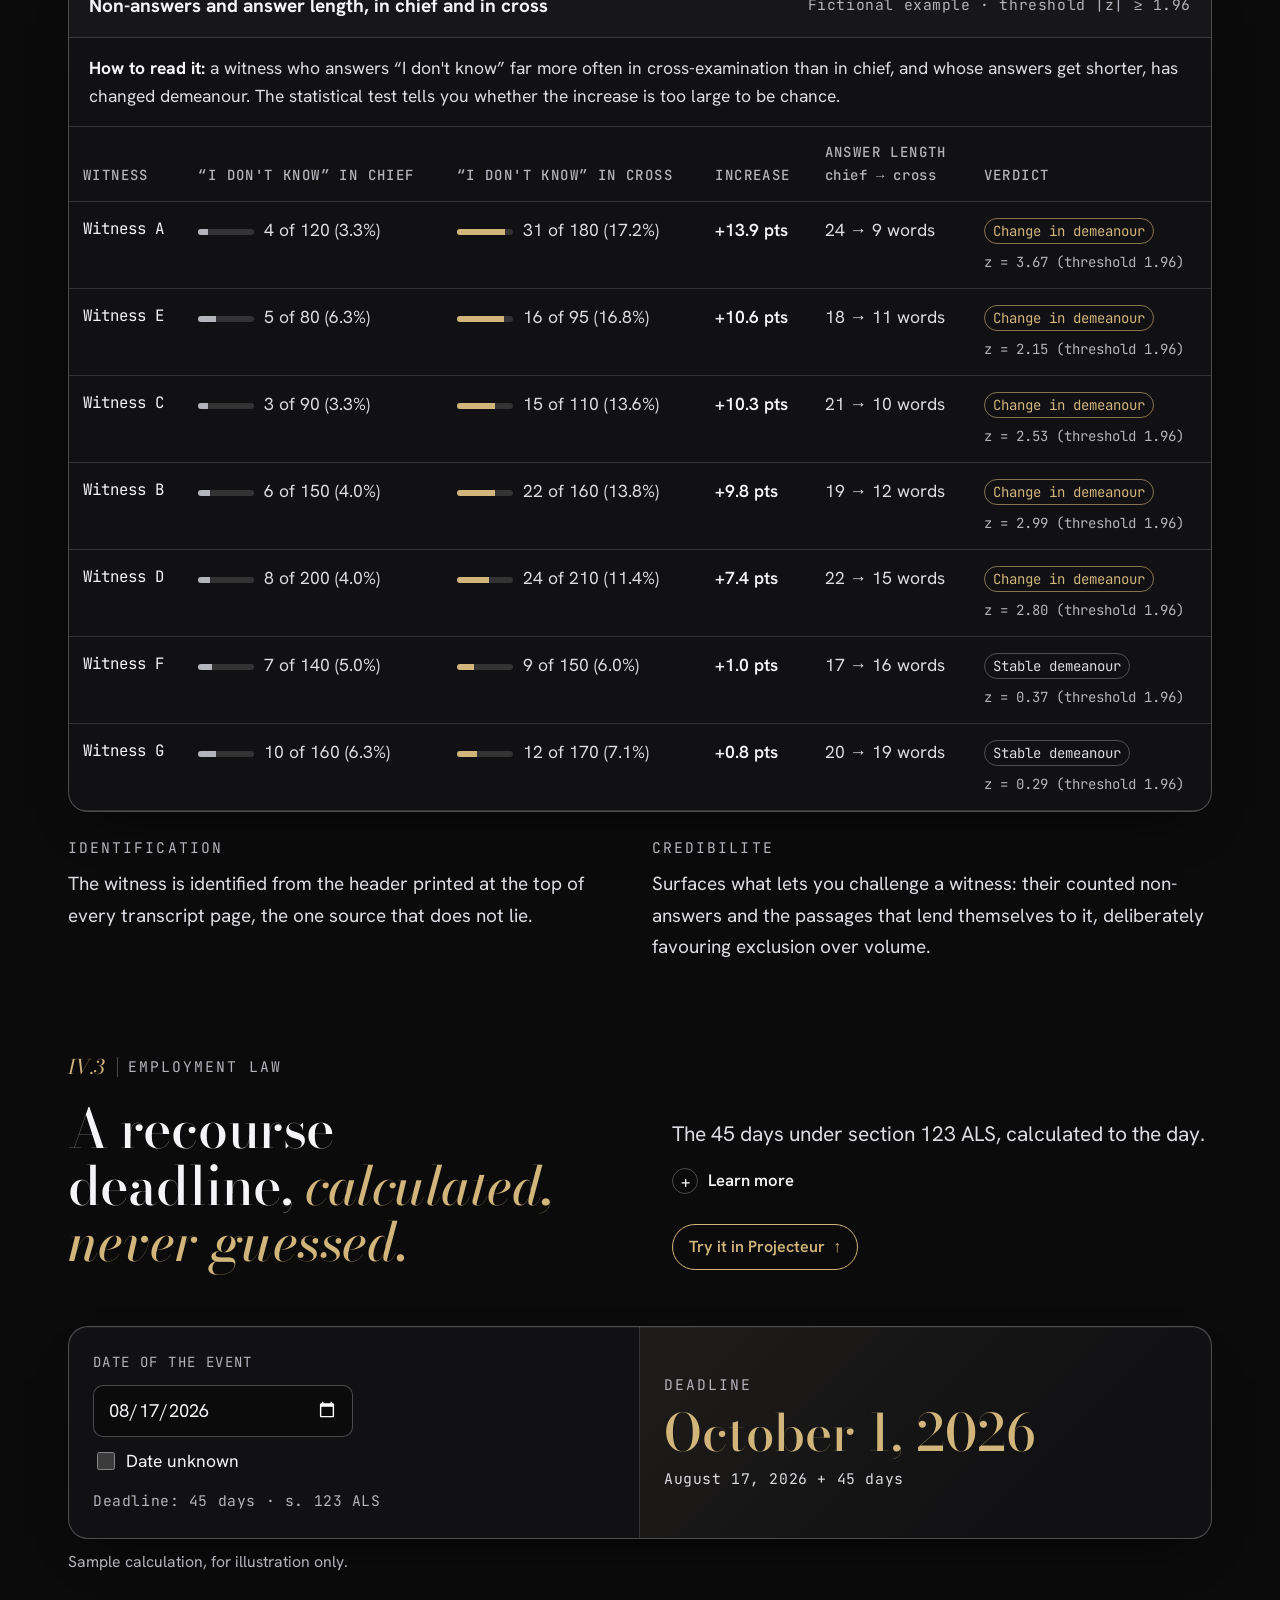
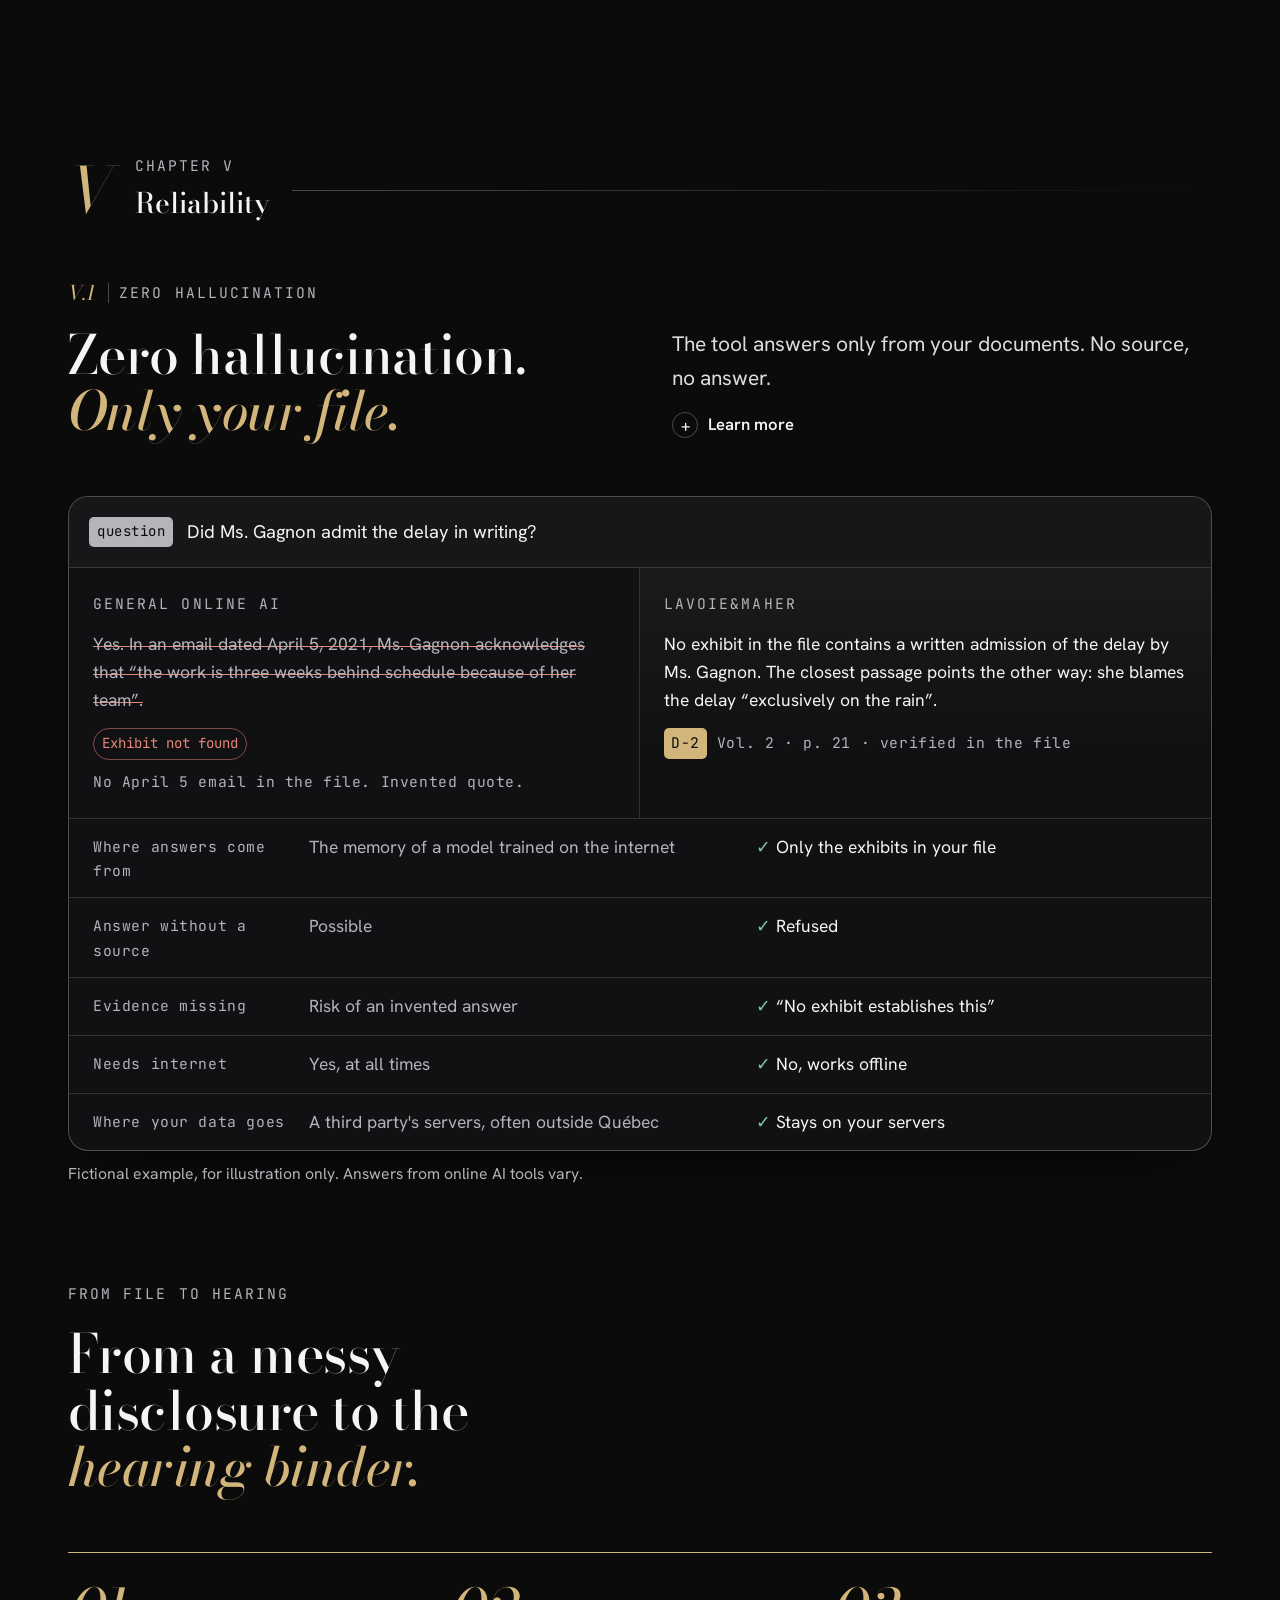
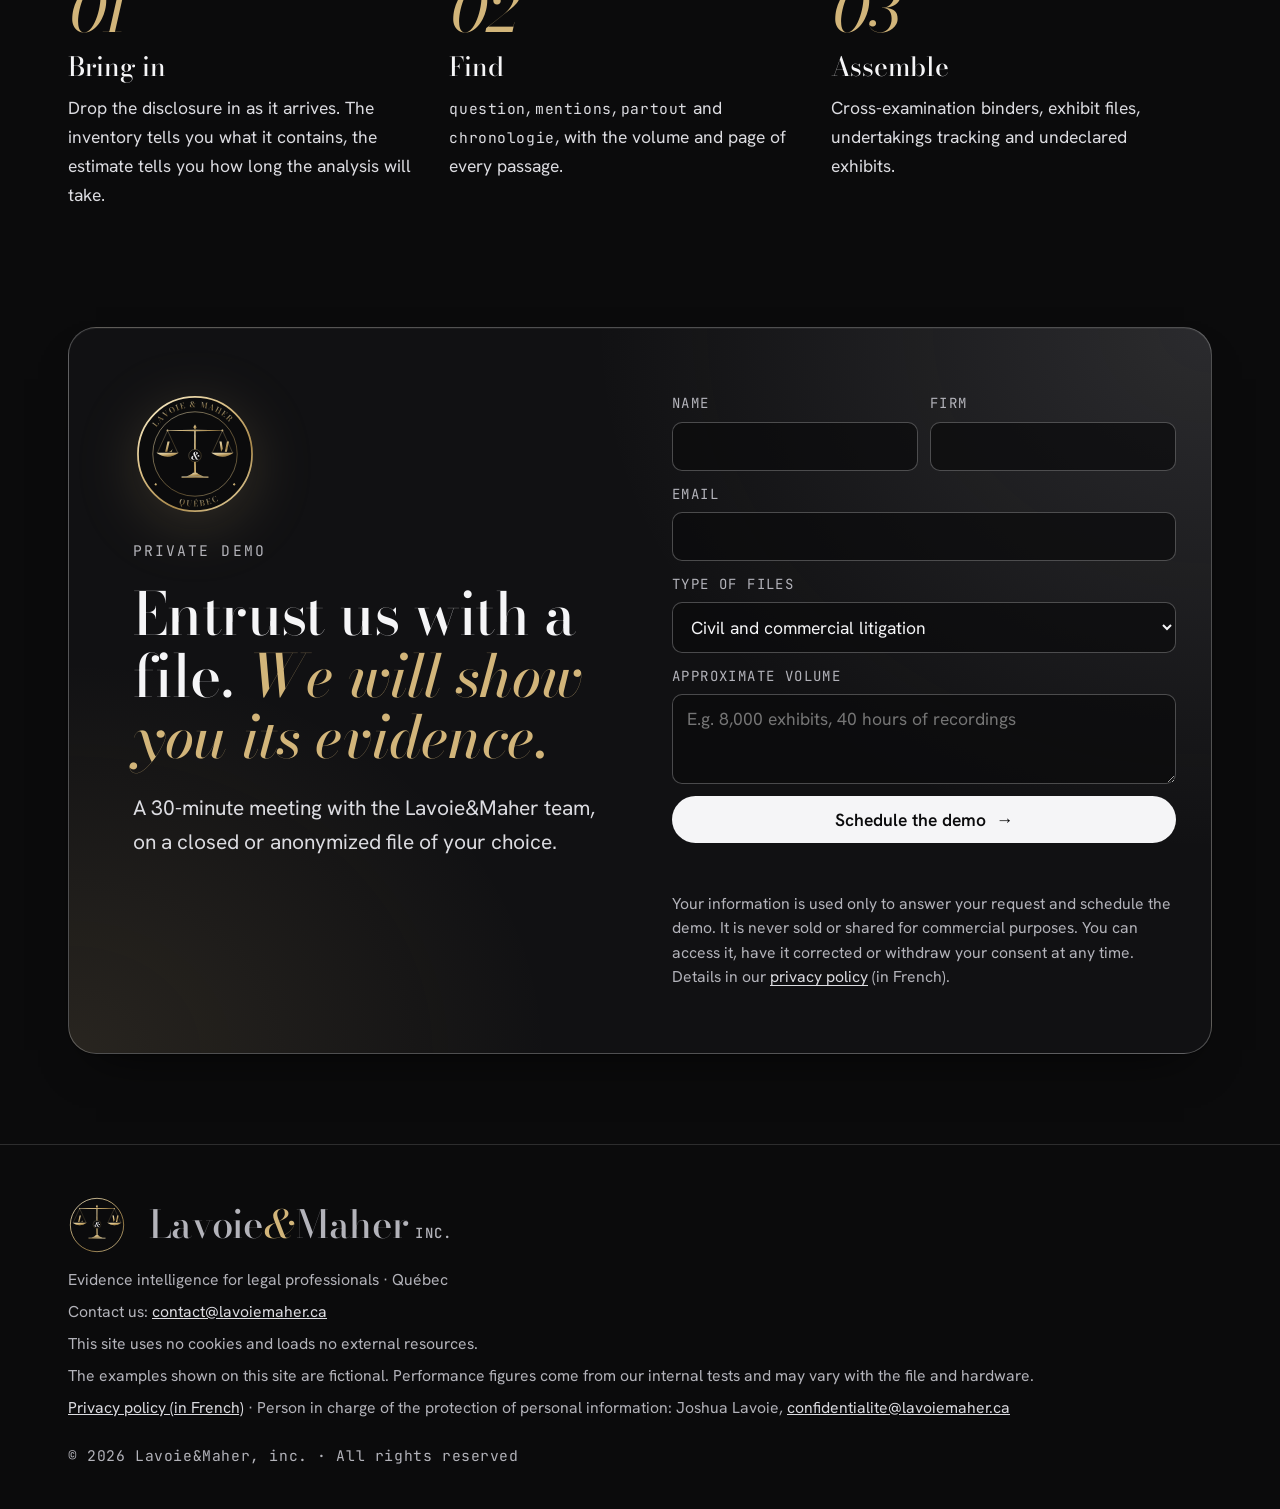
<file: lavoie-maher/en.html>
<!doctype html>
<html lang="en-CA">
<head>
<meta charset="utf-8">
<meta name="viewport" content="width=device-width, initial-scale=1, viewport-fit=cover">
<title>Lavoie&amp;Maher | Local legal AI, compliant with Law 25</title>
<meta name="description" content="Lavoie&amp;Maher, inc.: 100% local artificial intelligence for legal evidence, compliant with Québec's Law 25. Reads every format, finds each detail with its volume and page, reads the court reporter's indexes, builds cross-examination binders, tracks undertakings and analyses witnesses. Zero hallucination, no data sent online.">
<link rel="canonical" href="https://lavoiemaher.ca/en.html">
<link rel="alternate" hreflang="fr-CA" href="https://lavoiemaher.ca/">
<link rel="alternate" hreflang="en-CA" href="https://lavoiemaher.ca/en.html">
<link rel="icon" href="favicon.svg?v=bal1" type="image/svg+xml">
<link rel="apple-touch-icon" href="apple-touch-icon.png?v=bal1">
<meta property="og:type" content="website">
<meta property="og:locale" content="en_CA">
<meta property="og:site_name" content="Lavoie&amp;Maher, inc.">
<meta property="og:title" content="Lavoie&amp;Maher | Every exhibit. Found.">
<meta property="og:description" content="100% local AI for legal evidence: every detail found with its volume and page, and hearing documents assembled with no model.">
<meta property="og:url" content="https://lavoiemaher.ca/en.html">
<meta property="og:image" content="https://lavoiemaher.ca/og-image.png">
<meta property="og:image:width" content="1200">
<meta property="og:image:height" content="630">
<meta name="twitter:card" content="summary_large_image">
<script type="application/ld+json">{"@context":"https://schema.org","@type":"Organization","name":"Lavoie&Maher, inc.","url":"https://lavoiemaher.ca/","logo":"https://lavoiemaher.ca/logo/icone-512.png","areaServed":"CA-QC","description":"Intelligence artificielle locale pour la recherche de preuve juridique."}</script>
<meta name="theme-color" content="#0B0B0C">
<!-- Polices auto-hébergées : le site n'envoie aucune requête à un tiers -->
<link rel="preload" href="fonts/bodoni-moda-normal-latin-3.woff2" as="font" type="font/woff2" crossorigin>
<link rel="preload" href="fonts/hanken-grotesk-normal-latin-5.woff2" as="font" type="font/woff2" crossorigin>
<link rel="stylesheet" href="fonts.css">
<style>
/* =========================================================================
   LAVOIE&MAHER, INC. — Intelligence de preuve
   Direction : encre juridique & surligneur — un dossier qui s'éclaire
   Thème     : sombre assumé (monde unique), couleurs toutes explicites
   ========================================================================= */
:root{
  color-scheme: dark;
  --ink:#0B0B0C;
  --ink-2:#111113;
  --panel:#17171A;
  --panel-2:#1E1E22;
  --line:rgba(255,255,255,.14);
  --line-2:rgba(255,255,255,.26);
  --paper:#F5F5F7;
  --paper-dim:#DCDCE1;
  --muted:#B3B3BA;
  --amber:#D2B57A;
  --amber-soft:rgba(210,181,122,.16);
  --azure:#B4B4BB;
  --azure-soft:rgba(180,180,187,.16);
  --ok:#7FC8A6;
  --danger:#E8867A;
  --on-accent:#0B0B0C;
  --bg-rgb:11,11,12;
  --shadow:inset 0 1px 0 rgba(255,255,255,.05),0 1px 2px rgba(0,0,0,.4),0 24px 48px -28px rgba(0,0,0,.85);

  --f-display:"Bodoni Moda", "Didot", "Bodoni 72", Georgia, serif;
  --f-body:"Hanken Grotesk", "Helvetica Neue", Arial, system-ui, sans-serif;
  --f-mono:"JetBrains Mono", ui-monospace, "SFMono-Regular", Menlo, Consolas, monospace;

  --gutter:clamp(16px, 4vw, 48px);
  --max:1240px;
  --r:14px;
  --ease:cubic-bezier(.2,.7,.1,1);
}
*{box-sizing:border-box}
html{scroll-behavior:smooth;background:var(--ink);font-size:17.5px}
body{
  margin:0;background:var(--ink);color:var(--paper);
  font-family:var(--f-body);font-size:19px;line-height:1.65;
  -webkit-font-smoothing:antialiased;overflow-x:hidden;
}
::selection{background:var(--amber);color:var(--on-accent)}
a{color:inherit}
:focus-visible{outline:2px solid var(--amber);outline-offset:3px;border-radius:4px}
.wrap{max-width:var(--max);margin-inline:auto;padding-inline:var(--gutter)}
.mono{font-family:var(--f-mono);font-size:0.84rem;letter-spacing:.04em}
.eyebrow{font-family:var(--f-mono);font-size:0.84rem;letter-spacing:.14em;text-transform:uppercase;color:var(--muted)}
h1,h2,h3{font-family:var(--f-display);font-weight:500;text-wrap:balance;margin:0;letter-spacing:-.01em}
h2{font-size:clamp(2.1rem, 4.2vw, 3.5rem);line-height:1.05}
h3{font-size:1.5rem;line-height:1.15}
h2 em,h1 em{font-style:italic;color:var(--amber)}
p{margin:0}
.lede{color:var(--paper-dim);font-size:1.2rem;line-height:1.6;max-width:58ch}

/* ---------- grain + spotlight ---------- */
body::before{content:none}
.spot{position:fixed;width:520px;height:520px;border-radius:50%;pointer-events:none;z-index:1;
  background:radial-gradient(circle, rgba(180,180,187,.10), transparent 62%);
  transform:translate(-50%,-50%);left:-600px;top:-600px;transition:opacity .4s}

/* ---------- nav ---------- */
.nav{position:fixed;top:0;left:0;right:0;z-index:50;padding-top:env(safe-area-inset-top,0px);
  transition:background .4s, border-color .4s;border-bottom:1px solid transparent}
.nav.solid{background:rgba(var(--bg-rgb),.78);backdrop-filter:blur(14px) saturate(140%);-webkit-backdrop-filter:blur(14px) saturate(140%);border-color:var(--line)}
.nav .wrap{display:flex;align-items:center;justify-content:space-between;gap:24px;height:72px}
.brand{display:flex;align-items:baseline;gap:.15em;text-decoration:none;font-family:var(--f-display);font-size:1.45rem;font-weight:500;letter-spacing:-.01em;white-space:nowrap}
.brand .amp{font-style:italic;color:var(--amber);font-weight:400;padding-inline:.04em}
.brand small{font-family:var(--f-mono);font-size:.8rem;color:var(--muted);letter-spacing:.1em;margin-left:.5em}
.nav ul{display:flex;gap:22px;list-style:none;margin:0;padding:0}
.nav ul a{white-space:nowrap;text-decoration:none;color:var(--paper-dim);font-size:1rem;transition:color .2s}
.nav ul a:hover{color:var(--paper)}

.btn{--bx:0px;--by:0px;white-space:nowrap;display:inline-flex;align-items:center;gap:.6em;border:0;cursor:pointer;
  font:600 1rem/1 var(--f-body);padding:15px 22px;border-radius:999px;text-decoration:none;
  transform:translate(var(--bx),var(--by));transition:transform .25s var(--ease), background .25s, box-shadow .25s}
.btn-amber{background:var(--amber);color:var(--ink);box-shadow:0 0 0 0 rgba(210,181,122,.5)}
.btn-amber:hover{box-shadow:0 8px 24px -12px rgba(210,181,122,.55);filter:brightness(1.04)}
.btn-ghost{background:transparent;color:var(--paper);border:1px solid var(--line-2)}
.btn-ghost:hover{background:rgba(255,255,255,.04)}
.btn .arr{transition:transform .25s var(--ease)}
.btn:hover .arr{transform:translateX(4px)}

.skip{position:fixed;left:16px;top:-60px;z-index:200;background:var(--amber);color:var(--on-accent);padding:10px 14px;border-radius:8px;font-weight:600;text-decoration:none;transition:top .2s}
.skip:focus{top:calc(12px + env(safe-area-inset-top,0px))}
.burger{display:none;width:44px;height:44px;border-radius:50%;border:1px solid var(--line-2);background:transparent;color:var(--paper);cursor:pointer;place-items:center;flex:none}
.burger span,.burger span::before,.burger span::after{display:block;width:18px;height:1.5px;background:currentColor;position:relative;transition:transform .3s var(--ease), background .3s}
.burger span::before,.burger span::after{content:"";position:absolute;left:0}
.burger span::before{top:-6px}.burger span::after{top:6px}
.nav.open .burger span{background:transparent}
.nav.open .burger span::before{transform:translateY(6px) rotate(45deg)}
.nav.open .burger span::after{transform:translateY(-6px) rotate(-45deg)}
.nav .menu-cta{display:none}
.nav-right{display:flex;align-items:center;gap:12px}
.lang{display:inline-flex;align-items:center;border:1px solid var(--line-2);border-radius:999px;padding:3px;text-decoration:none;font-family:var(--f-mono);font-size:.8rem;letter-spacing:.06em;flex:none;transition:border-color .2s}
.lang span{padding:6px 10px;border-radius:999px;color:var(--muted);transition:background .2s,color .2s}
.lang span.on{background:var(--amber);color:var(--ink)}
.lang:hover{border-color:var(--amber)}
.lang:hover span:not(.on){color:var(--paper)}
@media (max-width:1100px){
  .burger{display:grid}
  .nav-right{display:flex;align-items:center;gap:10px}
  .nav ul{display:flex;flex-direction:column;gap:0;position:fixed;left:0;right:0;top:calc(72px + env(safe-area-inset-top,0px));
    background:rgba(var(--bg-rgb),.97);backdrop-filter:blur(14px);-webkit-backdrop-filter:blur(14px);border-bottom:1px solid var(--line);
    padding:8px var(--gutter) 24px;transform:translateY(-8px);opacity:0;visibility:hidden;transition:opacity .3s, transform .3s var(--ease), visibility .3s}
  .nav.open ul{opacity:1;transform:none;visibility:visible}
  .nav.open{background:rgba(var(--bg-rgb),.97);border-color:var(--line)}
  .nav ul li a{display:block;padding:14px 0;border-bottom:1px solid var(--line);font-size:1.05rem}
  .nav .menu-cta{display:block;margin-top:18px}
  .nav .menu-cta a{border:0;justify-content:center;width:100%;color:var(--ink)}
}
@media (max-width:560px){.nav-right > .btn{display:none}.nav-right{gap:8px}.lang span{padding:5px 8px}.burger{width:40px;height:40px}}
@media (max-width:420px){.nav .brand small{display:none}.nav .brand{font-size:1.3rem}}

/* ---------- hero ---------- */
.hero{position:relative;padding-block:clamp(120px,16vh,170px) 72px;overflow:hidden;isolation:isolate}
#field{position:absolute;inset:0;width:100%;height:100%;z-index:-1;display:block}
.hero::after{content:"";position:absolute;inset:0;z-index:-1;pointer-events:none;
  background:radial-gradient(120% 80% at 20% 40%, rgba(var(--bg-rgb),.86) 0%, rgba(var(--bg-rgb),.35) 55%, rgba(var(--bg-rgb),.1) 100%),
             linear-gradient(to bottom, transparent 70%, var(--ink) 100%)}
.hero-grid{display:grid;grid-template-columns:1.08fr .92fr;gap:clamp(32px,5vw,72px);align-items:center}
@media (max-width:980px){.hero-grid{grid-template-columns:1fr}}
.hero h1{font-size:clamp(3rem, 5.6vw, 5.5rem);line-height:.95;letter-spacing:-.025em;font-weight:500}
.hero h1 .line{display:block;overflow:hidden;padding-bottom:.06em}
.hero h1 .line > span{display:inline-block;animation:rise 1.2s var(--ease) both}
.hero h1 .line:nth-child(2) > span{animation-delay:.12s}
.hero h1 .line:nth-child(3) > span{animation-delay:.24s}
@keyframes rise{from{transform:translateY(105%)}to{transform:none}}
.hero .lede{margin-top:28px;animation:fadeup 1s .45s var(--ease) both}
.hero-cta{display:flex;flex-wrap:wrap;gap:12px;margin-top:36px;animation:fadeup 1s .6s var(--ease) both}
@keyframes fadeup{from{opacity:0;transform:translateY(18px)}to{opacity:1;transform:none}}
.hero .eyebrow{display:flex;align-items:center;gap:10px;margin-bottom:26px;animation:fadeup 1s var(--ease) both}
.pulse{width:8px;height:8px;border-radius:50%;background:var(--ok);box-shadow:0 0 0 0 rgba(127,200,166,.6);}
@keyframes pulse{70%{box-shadow:0 0 0 10px rgba(127,200,166,0)}100%{box-shadow:0 0 0 0 rgba(127,200,166,0)}}

/* console */
.console{position:relative;background:linear-gradient(180deg, rgba(30,30,34,.82), rgba(17,17,19,.9));
  border:1px solid var(--line-2);border-radius:18px;padding:18px;backdrop-filter:blur(10px);-webkit-backdrop-filter:blur(10px);
  box-shadow:0 40px 120px -30px rgba(0,0,0,.8), inset 0 1px 0 rgba(255,255,255,.06);animation:fadeup 1.2s .5s var(--ease) both}
.console-top{display:flex;justify-content:space-between;align-items:center;margin-bottom:14px;color:var(--muted)}
.dots{display:flex;gap:6px}.dots i{width:9px;height:9px;border-radius:50%;background:var(--line-2)}
.q{display:flex;align-items:center;gap:12px;background:rgba(var(--bg-rgb),.7);border:1px solid var(--line);border-radius:12px;padding:14px 16px;min-height:54px}
.q svg{flex:none;color:var(--amber)}
.q-text{font-size:1rem;color:var(--paper);min-width:0;overflow-wrap:anywhere}
.caret{display:inline-block;width:2px;height:1.1em;background:var(--amber);vertical-align:-.18em;margin-left:2px;animation:blink 1s steps(1) infinite}
@keyframes blink{50%{opacity:0}}
.status{display:flex;justify-content:space-between;gap:12px;margin:14px 2px 10px;color:var(--muted);font-variant-numeric:tabular-nums}
.status b{color:var(--azure);font-weight:500}
.bar{height:2px;background:var(--line);border-radius:2px;overflow:hidden;margin-bottom:14px}
.bar i{display:block;height:100%;width:0;background:linear-gradient(90deg,var(--azure),var(--amber));transition:width .15s linear}
.hits{display:grid;gap:8px;min-height:236px}
.hits .hit{display:grid;grid-template-columns:auto 1fr;gap:4px 14px;padding:12px 14px;border-radius:10px;background:rgba(210,181,122,.05);border:1px solid rgba(210,181,122,.18);
  opacity:0;transform:translateX(-12px);transition:opacity .5s var(--ease), transform .5s var(--ease)}
.hits .hit.on{opacity:1;transform:none}
.cote{font-family:var(--f-mono);font-size:0.84rem;color:var(--on-accent);background:var(--amber);padding:3px 7px;border-radius:5px;height:fit-content;letter-spacing:.04em;white-space:nowrap}
.hits .hit p{font-size:1rem;line-height:1.45;color:var(--paper-dim)}
.hits .hit .loc{grid-column:2;font-family:var(--f-mono);font-size:0.8rem;color:var(--muted)}
mark{background:none;color:var(--paper);font-weight:600;padding:0}

.hero-meta{display:flex;flex-wrap:wrap;gap:12px 36px;margin-top:64px;padding-top:24px;border-top:1px solid var(--line);color:var(--muted)}
.hero-meta div{display:flex;flex-direction:column;gap:2px}
.hero-meta strong{font-family:var(--f-display);font-weight:500;font-size:2rem;color:var(--paper);font-variant-numeric:tabular-nums;line-height:1.1}
.hero-meta span{font-size:.95rem;color:var(--muted)}

/* ---------- marquee ---------- */
.marquee{border-block:1px solid var(--line);overflow:hidden;padding-block:18px;background:var(--ink-2);}
.track{display:flex;flex-wrap:wrap;justify-content:center;gap:10px 30px;padding-inline:var(--gutter)}
.track span:nth-child(n+13){display:none}
.track span:nth-child(12)::after{display:none}
.track span{font-family:var(--f-mono);font-size:0.9rem;letter-spacing:.1em;color:var(--muted);white-space:nowrap;display:flex;align-items:center;gap:30px}
.track span::after{content:"◆";color:var(--amber);font-size:.8rem}
@keyframes scroll{to{transform:translateX(-50%)}}

/* ---------- Loi 25 ---------- */
.law-sec{border-bottom:1px solid var(--line);background:radial-gradient(50% 70% at 10% 40%, rgba(210,181,122,.07), transparent 70%), var(--ink)}
.law-points{list-style:none;margin:0 0 30px;padding:0;display:flex;flex-wrap:wrap;gap:12px}
.law-points li{display:flex;flex-direction:column;gap:2px;padding:14px 18px;border:1px solid var(--line-2);border-radius:12px;background:var(--ink-2);min-width:130px}
.law-points b{font-family:var(--f-display);font-weight:500;font-size:1.8rem;line-height:1;color:var(--ok)}
.law-points span{font-family:var(--f-mono);font-size:0.8rem;letter-spacing:.08em;text-transform:uppercase;color:var(--muted)}

/* ---------- sections ---------- */
section{position:relative;z-index:2}
.sec{padding-block:clamp(90px,12vw,150px)}
.sec-head{display:grid;grid-template-columns:minmax(0,1fr) minmax(0,1fr);gap:32px 64px;align-items:end;margin-bottom:56px}
@media (max-width:860px){.sec-head{grid-template-columns:1fr}}
.tab{display:inline-flex;align-items:center;gap:10px;margin-bottom:22px}
.tab .sec-num{font-family:var(--f-display);font-style:italic;font-size:1.15rem;color:var(--amber);letter-spacing:.02em;padding-right:12px;border-right:1px solid var(--line-2);line-height:1}
.reveal.pending{opacity:0;transform:translateY(16px)}
.reveal{transition:opacity .9s var(--ease), transform .9s var(--ease)}

/* ---------- L&M-1 search ---------- */
.search-app{border:1px solid var(--line-2);border-radius:20px;background:var(--ink-2);overflow:hidden;box-shadow:0 50px 120px -40px rgba(0,0,0,.7)}
.sa-bar{display:flex;flex-wrap:wrap;gap:12px;align-items:center;padding:18px;border-bottom:1px solid var(--line);background:var(--panel)}
.sa-bar form{flex:1 1 380px;display:flex;gap:10px;min-width:0}
.sa-input{flex:1;min-width:0;background:var(--ink);border:1px solid var(--line-2);color:var(--paper);border-radius:12px;padding:14px 16px;font:1rem var(--f-body)}
.sa-input:focus{outline:none;border-color:var(--amber);box-shadow:0 0 0 4px var(--amber-soft)}
.chips{display:flex;flex-wrap:wrap;gap:8px;padding:14px 18px;border-bottom:1px solid var(--line)}
.chip{font:500 0.9rem var(--f-body);color:var(--paper-dim);background:transparent;border:1px solid var(--line-2);border-radius:999px;padding:7px 13px;cursor:pointer;transition:all .2s}
.chip:hover{border-color:var(--amber);color:var(--amber)}
.sa-body{display:grid;grid-template-columns:260px minmax(0,1fr);min-height:440px}
@media (max-width:820px){.sa-body{grid-template-columns:1fr}.sa-side{border-right:0!important;border-bottom:1px solid var(--line)}}
.sa-side{border-right:1px solid var(--line);padding:18px;display:flex;flex-direction:column;gap:16px}
.sa-side .mono{color:var(--muted)}
.gauge{display:flex;flex-direction:column;gap:4px}
.gauge strong{font-family:var(--f-display);font-weight:500;font-size:2.4rem;line-height:1;font-variant-numeric:tabular-nums}
.minimap{display:grid;grid-template-columns:repeat(24,1fr);gap:3px}
.minimap i{aspect-ratio:3/4;background:var(--line);border-radius:1.5px;transition:background .3s}
.minimap i.scan{background:var(--azure)}
.minimap i.hit{background:var(--amber)}
.sa-results{padding:18px;display:flex;flex-direction:column;gap:12px}
.res{border:1px solid var(--line);border-radius:12px;padding:16px 18px;background:var(--panel);display:grid;gap:8px;animation:resin .6s var(--ease) both}
@keyframes resin{from{opacity:0;transform:translateY(14px)}to{opacity:1;transform:none}}
.res-head{display:flex;flex-wrap:wrap;gap:10px;align-items:center}
.res-head strong{font-weight:600;font-size:1rem}
.res-head .mono{color:var(--muted)}
.res-head .mcount{margin-left:auto}
.res p{color:var(--paper-dim);font-size:1rem;line-height:1.55}
.score{height:3px;background:var(--line);border-radius:3px;overflow:hidden}
.score i{display:block;height:100%;background:linear-gradient(90deg,var(--azure),var(--amber))}
.empty{color:var(--muted);padding:30px 4px;font-size:1rem}
.note{font-family:var(--f-mono);font-size:0.8rem;color:var(--muted);letter-spacing:.05em;padding:12px 18px;border-top:1px solid var(--line)}

/* ---------- L&M-2 transcription ---------- */
.tx{display:grid;grid-template-columns:minmax(0,1.1fr) minmax(0,.9fr);gap:24px}
@media (max-width:900px){.tx{grid-template-columns:1fr}}
.panel{border:1px solid var(--line-2);border-radius:20px;background:var(--ink-2);overflow:hidden}
.panel-h{display:flex;justify-content:space-between;align-items:center;gap:12px;padding:16px 20px;border-bottom:1px solid var(--line);background:var(--panel)}
.panel-h .mono{color:var(--muted)}
.wave-box{position:relative;padding:22px 20px 16px}
#wave{width:100%;height:150px;display:block}
.timeline{display:flex;justify-content:space-between;color:var(--muted);font-variant-numeric:tabular-nums;margin-top:10px}
.play{width:46px;height:46px;border-radius:50%;border:1px solid var(--line-2);background:var(--amber);color:var(--on-accent);display:grid;place-items:center;cursor:pointer;flex:none}
.transport{display:flex;align-items:center;gap:16px;padding:0 20px 20px}
.transport .mono{color:var(--paper-dim);font-size:1rem;font-variant-numeric:tabular-nums}
.speakers{display:flex;flex-wrap:wrap;gap:8px;margin-left:auto}
.spk{font-family:var(--f-mono);font-size:0.8rem;padding:4px 9px;border-radius:999px;border:1px solid var(--line-2);color:var(--paper-dim)}
.spk.a{border-color:rgba(210,181,122,.5);color:var(--amber)}
.spk.b{border-color:rgba(180,180,187,.5);color:var(--azure)}
.script{height:430px;overflow:hidden;position:relative;padding:8px 20px;
  mask-image:linear-gradient(transparent,#000 14%,#000 80%,transparent);-webkit-mask-image:linear-gradient(transparent,#000 14%,#000 80%,transparent)}
.script-inner{transition:transform .8s var(--ease)}
.utt{display:grid;grid-template-columns:74px 1fr;gap:4px 14px;padding:14px 0;border-bottom:1px dashed var(--line);opacity:.62;transition:opacity .5s}
.utt.live{opacity:1}
.utt .t{font-family:var(--f-mono);font-size:0.84rem;color:var(--muted);padding-top:3px;font-variant-numeric:tabular-nums}
.utt .who{font-family:var(--f-mono);font-size:0.8rem;letter-spacing:.08em;text-transform:uppercase}
.utt .who.a{color:var(--amber)}.utt .who.b{color:var(--azure)}.utt .who.c{color:var(--ok)}
.utt p{grid-column:2;font-size:1rem;line-height:1.55}
.utt p w{transition:color .2s, background .2s;border-radius:3px}
.utt p w.said{color:var(--paper)}
.utt p w.now{color:var(--amber)}
.utt.live p{color:var(--muted)}
.stats{display:grid;grid-template-columns:repeat(3,minmax(0,1fr));border-top:1px solid var(--line)}
.stats div{padding:18px 20px;border-right:1px solid var(--line)}
.stats div:last-child{border-right:0}
.stats strong{display:block;font-family:var(--f-display);font-weight:500;font-size:1.7rem;font-variant-numeric:tabular-nums}
.stats span{font-family:var(--f-mono);font-size:0.8rem;letter-spacing:.1em;text-transform:uppercase;color:var(--muted)}

/* ---------- papier (pages liminaires) ---------- */
.doc{background:#F3EFE6;color:#1D1D1F;border-radius:6px;padding:30px clamp(18px,3vw,36px);position:relative;
  box-shadow:0 50px 100px -40px rgba(0,0,0,.8), 0 0 0 1px rgba(0,0,0,.2)}
.doc::before{content:"";position:absolute;left:clamp(10px,1.5vw,18px);top:0;bottom:0;width:1px;background:rgba(200,60,60,.25)}
.doc-h{display:flex;justify-content:space-between;gap:12px;font-family:var(--f-mono);font-size:0.8rem;letter-spacing:.08em;color:#55555C;margin-bottom:18px;text-transform:uppercase}

/* ---------- L&M-4 listes ---------- */
.prompt{display:flex;align-items:flex-start;gap:14px;padding:20px;border-bottom:1px solid var(--line);background:var(--panel)}
.avatar{width:32px;height:32px;border-radius:50%;flex:none;display:grid;place-items:center;font-family:var(--f-display);font-style:italic;background:var(--azure-soft);color:var(--azure);border:1px solid rgba(180,180,187,.4)}
.prompt p{font-size:1.02rem;padding-top:4px}
.tbl-wrap{overflow-x:auto}
table{width:100%;border-collapse:collapse;font-size:1rem;min-width:720px}
th{text-align:left;font-family:var(--f-mono);font-weight:500;font-size:0.8rem;letter-spacing:.1em;text-transform:uppercase;color:var(--muted);padding:14px 20px;border-bottom:1px solid var(--line)}
td{padding:14px 20px;border-bottom:1px solid var(--line);vertical-align:top;color:var(--paper-dim)}
td:first-child{font-family:var(--f-mono);font-size:0.9rem;color:var(--paper);white-space:nowrap;font-variant-numeric:tabular-nums}
#listbox tbody tr{opacity:0;transform:translateY(10px);transition:opacity .5s var(--ease), transform .5s var(--ease), background .3s}
#listbox tbody tr.on{opacity:1;transform:none}
#listbox tbody tr:hover{background:rgba(180,180,187,.05)}
.tag{font-family:var(--f-mono);font-size:0.8rem;padding:3px 8px;border-radius:999px;border:1px solid var(--line-2);white-space:nowrap}
.tag.warn{border-color:rgba(232,134,122,.5);color:var(--danger)}
.ltabs{display:flex;gap:4px;padding:10px 12px 0;background:var(--panel)}
.ltab{font:500 0.9rem var(--f-body);color:var(--muted);background:transparent;border:0;border-bottom:2px solid transparent;padding:10px 14px;cursor:pointer;transition:color .2s,border-color .2s}
.ltab:hover{color:var(--paper)}
.ltab.on{color:var(--paper);border-color:var(--amber)}
.tbl-foot{display:flex;flex-wrap:wrap;justify-content:space-between;gap:12px;padding:16px 20px;color:var(--muted)}
.fmt{display:flex;gap:8px;flex-wrap:wrap}
.fmt span{font-family:var(--f-mono);font-size:0.8rem;padding:5px 10px;border-radius:6px;background:var(--panel);border:1px solid var(--line)}

/* ---------- classement ---------- */
.rules{display:flex;flex-wrap:wrap;align-items:center;gap:8px;padding:14px 20px;border-bottom:1px solid var(--line)}
.rules .mono{color:var(--muted);margin-right:4px}
.chip.on{border-color:var(--amber);color:var(--on-accent);background:var(--amber)}
.sort-grid{display:grid;grid-template-columns:minmax(0,.8fr) auto minmax(0,1.2fr);gap:0;align-items:stretch}
@media (max-width:860px){.sort-grid{grid-template-columns:minmax(0,1fr)}.sort-arrow{transform:rotate(90deg);padding-block:4px!important}}
.sort-col{padding:18px 20px;min-width:0}
.sort-h{display:flex;justify-content:space-between;gap:10px;margin-bottom:12px}
.sort-h .mono{color:var(--muted)}
.sort-arrow{display:grid;place-items:center;color:var(--amber);padding-inline:4px}
.raw{list-style:none;margin:0;padding:0;display:grid;gap:6px}
.raw li,.tree .f{display:flex;align-items:center;gap:10px;font-family:var(--f-mono);font-size:0.84rem;padding:8px 10px;border-radius:8px;min-width:0}
.raw li{background:var(--panel);border:1px solid var(--line);color:var(--paper-dim);transition:opacity .5s,transform .5s var(--ease)}
.raw li.gone{opacity:.62;transform:translateX(10px)}
.raw li span,.tree .f span{overflow:hidden;text-overflow:ellipsis;white-space:nowrap}
.ext{flex:none;font-size:.8rem;letter-spacing:.06em;padding:2px 5px;border-radius:4px;background:var(--line-2);color:var(--paper)}
.tree{display:grid;gap:12px}
.folder{display:grid;gap:4px}
.folder > b{display:flex;align-items:center;gap:8px;font-weight:600;font-size:1rem;color:var(--paper)}
.folder > b::before{content:"";width:16px;height:12px;border-radius:2px 3px 3px 3px;background:var(--amber);opacity:.85;flex:none}
.tree .f{margin-left:22px;background:rgba(210,181,122,.05);border:1px solid rgba(210,181,122,.18);color:var(--paper);opacity:0;transform:translateY(6px);transition:opacity .45s var(--ease),transform .45s var(--ease)}
.tree .f.on{opacity:1;transform:none}

/* ---------- L&M-5 plus ---------- */
.grid6{display:grid;grid-template-columns:repeat(3,minmax(0,1fr));gap:16px}
@media (max-width:960px){.grid6{grid-template-columns:repeat(2,minmax(0,1fr))}}
@media (max-width:620px){.grid6{grid-template-columns:1fr}}
.cap{position:relative;border:1px solid var(--line);border-radius:18px;padding:24px;background:var(--ink-2);display:flex;flex-direction:column;gap:12px;transition:border-color .3s;overflow:hidden}
.cap:hover{border-color:var(--line-2)}
.cap p{color:var(--paper-dim);font-size:1rem}
.viz{height:112px;border-radius:10px;background:var(--panel);border:1px solid var(--line);position:relative;overflow:hidden;margin-bottom:6px}
@keyframes fadein{from{opacity:0;transform:translateX(-6px)}to{opacity:1;transform:none}}
.reveal.pending .viz *,.reveal.pending .viz::after{animation-play-state:paused}
@keyframes witin{0%{opacity:0;transform:translateX(-8px)}12%,85%{opacity:1;transform:none}100%{opacity:0}}
/* inventory viz */
.v-inv{padding:10px 12px;display:flex;flex-direction:column;gap:5px}
.v-inv div{display:grid;grid-template-columns:62px 1fr auto;gap:8px;align-items:center;font-family:var(--f-mono);font-size:.8rem;color:var(--paper-dim);padding:3px 6px;border-radius:5px;background:var(--ink);animation:fadein .7s var(--ease) both}
.v-inv div:nth-child(2){animation-delay:.25s}.v-inv div:nth-child(3){animation-delay:.5s}
.v-inv b{font-weight:500;color:var(--amber)}
.v-inv span{overflow:hidden;text-overflow:ellipsis;white-space:nowrap}
.v-inv i{font-style:normal;color:var(--muted)}
/* bilingual viz */
.v-lang{display:grid;place-items:center;font-family:var(--f-display);font-size:1.25rem}
.v-lang span{position:absolute;transition:opacity .6s;animation:swap 9s infinite}
.v-lang span:nth-child(2){animation-delay:-2.5s}
@keyframes swap{0%,45%{opacity:1}50%,95%{opacity:0}100%{opacity:1}}

/* ---------- L&M-6 fiabilité ---------- */
.versus{border:1px solid var(--line-2);border-radius:20px;background:var(--ink-2);overflow:hidden}
.vs-q{display:flex;align-items:center;gap:14px;padding:20px;background:var(--panel);border-bottom:1px solid var(--line);font-size:1.05rem}
.vs-cols{display:grid;grid-template-columns:minmax(0,1fr) minmax(0,1fr)}
@media (max-width:800px){.vs-cols{grid-template-columns:1fr}.vs-col.other{border-right:0!important;border-bottom:1px solid var(--line)}}
.vs-col{padding:24px;display:flex;flex-direction:column;gap:14px}
.vs-col.other{border-right:1px solid var(--line)}
.vs-a{font-size:1rem;line-height:1.6}
.vs-col.other .vs-a{color:var(--paper-dim)}
.vs-col.other .vs-a span{-webkit-box-decoration-break:clone;box-decoration-break:clone;background-image:linear-gradient(var(--danger),var(--danger));background-repeat:no-repeat;background-position:0 60%;background-size:0 1px;transition:background-size 1.2s var(--ease) .6s, color .6s .6s}
.versus.go .vs-col.other .vs-a span{background-size:100% 1px;color:var(--muted)}
.vs-col.ours{background:linear-gradient(180deg,rgba(210,181,122,.06),transparent 70%)}
.vs-flag{display:flex;flex-wrap:wrap;align-items:center;gap:10px;color:var(--muted);opacity:.55;transform:translateY(6px);transition:opacity .6s var(--ease) 1.4s, transform .6s var(--ease) 1.4s}
.versus.go .vs-flag{opacity:1;transform:none}
.vs-rows > div{display:grid;grid-template-columns:200px minmax(0,1fr) minmax(0,1fr);gap:16px;padding:14px 24px;border-top:1px solid var(--line);font-size:1rem}
.vs-rows > div span:nth-child(2){color:var(--muted)}
.vs-rows > div span:nth-child(3){color:var(--paper)}
.vs-rows > div span:nth-child(3)::before{content:"✓ ";color:var(--ok)}
.vs-rows .mono{color:var(--muted);padding-top:2px}
@media (max-width:700px){.vs-rows > div{grid-template-columns:1fr 1fr}.vs-rows .mono{grid-column:1/-1}}

/* ---------- modes (question, mentions…) ---------- */
.qmode{flex:none;font-size:0.8rem;color:var(--on-accent);background:var(--azure);padding:3px 8px;border-radius:5px;letter-spacing:.04em}
.sa-bar form{align-items:center}
.mcount{font-family:var(--f-mono);font-size:0.8rem;color:var(--amber);border:1px solid rgba(210,181,122,.4);padding:2px 8px;border-radius:999px;white-space:nowrap}

/* ---------- faire entrer : vignettes ---------- */
.v-fmt{display:flex;flex-wrap:wrap;gap:6px;padding:14px;align-content:center}
.v-fmt span{font-family:var(--f-mono);font-size:0.8rem;padding:4px 8px;border:1px solid var(--line-2);border-radius:5px;color:var(--paper);animation:fadein .7s var(--ease) both}
.v-fmt span:nth-child(2){animation-delay:.15s}.v-fmt span:nth-child(3){animation-delay:.3s}.v-fmt span:nth-child(4){animation-delay:.45s}.v-fmt span:nth-child(5){animation-delay:.6s}
.v-conv{padding:10px 12px;display:flex;flex-direction:column;gap:5px}
.v-conv div{display:grid;grid-template-columns:70px 18px 1fr;align-items:center;font-family:var(--f-mono);font-size:.8rem;color:var(--paper-dim);padding:3px 6px;border-radius:5px;background:var(--ink);animation:fadein .7s var(--ease) both}
.v-conv div:nth-child(2){animation-delay:.25s}.v-conv div:nth-child(3){animation-delay:.5s}
.v-conv i{font-style:normal;color:var(--muted)}.v-conv b{font-weight:500;color:var(--amber)}
.v-ocr2{display:grid;grid-template-columns:1fr 1fr;gap:8px;padding:12px}
.v-ocr2 div{background:var(--ink);border-radius:6px;padding:8px 10px;display:flex;flex-direction:column;gap:2px}
.v-ocr2 .mono{font-size:.8rem;color:var(--muted);letter-spacing:.04em}
.v-ocr2 s{font-family:var(--f-display);font-size:1.25rem;color:var(--danger)}
.v-ocr2 b{font-family:var(--f-display);font-size:1.25rem;font-weight:500;color:var(--ok)}
.v-ocr2::after{content:"";position:absolute;top:0;bottom:0;width:30%;background:linear-gradient(90deg,transparent,rgba(180,180,187,.22),transparent);animation:sweep 2.2s linear .4s 1 both}
@keyframes sweep{from{left:-30%}to{left:100%}}
.v-est{padding:12px 14px;display:flex;flex-direction:column;justify-content:center;gap:4px}
.v-est .mono{font-size:.8rem;color:var(--muted)}
.v-est strong{font-family:var(--f-display);font-size:1.6rem;font-weight:500;line-height:1}
.v-est i{display:block;height:4px;border-radius:2px;background:linear-gradient(90deg,var(--azure),var(--amber));animation:est 2.2s var(--ease) .3s both}
@keyframes est{from{width:0}to{width:100%}}

/* ---------- audio : piste rejetée ---------- */
.utt .who.seg{color:var(--muted);text-transform:none;letter-spacing:0}
.reject{margin-top:16px;display:grid;grid-template-columns:auto minmax(0,1fr);gap:6px 16px;align-items:baseline;padding:16px 20px;border:1px dashed rgba(232,134,122,.45);border-radius:14px;background:rgba(232,134,122,.05)}
.reject .tag{grid-row:span 2}
.reject p{color:var(--paper-dim);font-size:1rem}
.reject p.mono{font-size:0.84rem;color:var(--muted)}
.reject strong{color:var(--paper)}

/* ---------- classement : défaire ---------- */
.chip.undo{margin-left:auto;border-style:dashed;font-family:var(--f-mono);font-size:0.84rem}
.size{margin-left:auto;flex:none;font-size:.8rem;color:var(--muted)}

/* ---------- retrouver ---------- */
.cmds{display:grid;grid-template-columns:repeat(4,minmax(0,1fr));gap:12px;margin-bottom:8px}
@media (max-width:960px){.cmds{grid-template-columns:repeat(2,minmax(0,1fr))}}
@media (max-width:520px){.cmds{grid-template-columns:1fr}}
.cmds div{border:1px solid var(--line);border-radius:14px;padding:18px;background:var(--ink-2);display:flex;flex-direction:column;gap:8px}
.cmds .mono{color:var(--amber);font-size:1rem}
.cmds p{color:var(--paper-dim);font-size:1rem}
.fixes,.wit-stats{display:grid;grid-template-columns:repeat(3,minmax(0,1fr));gap:12px 28px;margin-block:28px}
@media (max-width:860px){.fixes,.wit-stats{grid-template-columns:1fr}}
.fixes div,.wit-stats div{padding-top:16px;border-top:1px solid var(--line-2);display:flex;flex-direction:column;gap:6px}
.fixes strong,.wit-stats strong{font-family:var(--f-display);font-weight:500;font-size:clamp(1.6rem,3vw,2.2rem);line-height:1.1;color:var(--amber);font-variant-numeric:tabular-nums}
.fixes p,.wit-stats p{color:var(--paper-dim);font-size:1rem}

/* ---------- index liminaires ---------- */
.lim{display:grid;grid-template-columns:minmax(0,1fr) auto minmax(0,1fr);gap:24px;align-items:center}
@media (max-width:900px){.lim{grid-template-columns:minmax(0,1fr)}.lim-arrow{transform:rotate(90deg);justify-self:center}}
.lim-arrow{color:var(--amber);display:grid;place-items:center}
.lim-page{font-family:var(--f-mono);font-size:0.84rem;line-height:1.55}
.lim-block{margin-bottom:14px}
.lim-block:last-child{margin-bottom:0}
.lim-block b{display:block;font-family:var(--f-display);font-weight:600;text-transform:uppercase;letter-spacing:.1em;font-size:0.84rem;margin-bottom:4px;text-align:center}
.lim-page p{display:grid;grid-template-columns:minmax(0,max-content) minmax(14px,1fr) auto;gap:6px;margin:0;padding:1px 6px;border-radius:3px;transition:background .35s}
.lim-page p span{order:1;overflow:hidden;text-overflow:ellipsis;white-space:nowrap}
.lim-page p::after{content:"";order:2;border-bottom:1px dotted #9A9A9F;margin-bottom:6px}
.lim-page p i{order:3;font-style:normal}
.lim-page p.read{background:rgba(180,180,187,.22)}
.lim-out{display:grid;gap:12px}
.lim-card{border:1px solid var(--line-2);border-radius:14px;background:var(--ink-2);padding:14px 16px;display:grid;gap:6px}
.lim-card > div{display:flex;justify-content:space-between;gap:12px;font-size:1rem;opacity:.6;transform:translateX(-6px);transition:opacity .45s var(--ease),transform .45s var(--ease)}
.lim-card > div.on{opacity:1;transform:none}
.lim-card b{font-weight:600}
.lim-card .mono{color:var(--amber);white-space:nowrap}
.lim-stats{display:flex;flex-wrap:wrap;align-items:flex-end;gap:14px 34px;margin-top:32px;padding-top:22px;border-top:1px solid var(--line)}
.lim-stats .eyebrow{flex-basis:100%}
.lim-stats div{display:flex;flex-direction:column}
.lim-stats strong{font-family:var(--f-display);font-size:2rem;font-weight:500;line-height:1.1;font-variant-numeric:tabular-nums}
.lim-stats span{font-family:var(--f-mono);font-size:0.8rem;letter-spacing:.1em;text-transform:uppercase;color:var(--muted)}
.lim-stats .hl strong{color:var(--amber)}

/* ---------- témoins ---------- */
.pbar{display:inline-block;vertical-align:middle;width:90px;height:6px;border-radius:3px;background:var(--line);overflow:hidden;margin-right:10px}
.pbar i{display:block;height:100%;background:var(--azure);transition:width 1s var(--ease)}
.pbar.c i{background:var(--amber)}
table.wit td{white-space:nowrap;font-variant-numeric:tabular-nums}
.tag.hit{border-color:rgba(210,181,122,.6);color:var(--amber)}
.wit-notes{display:grid;grid-template-columns:repeat(2,minmax(0,1fr));gap:24px;margin-top:24px}
@media (max-width:760px){.wit-notes{grid-template-columns:1fr}}
.wit-notes div{display:flex;flex-direction:column;gap:8px}
.wit-notes p{color:var(--paper-dim)}

/* ---------- droit du travail ---------- */
.calc{display:grid;grid-template-columns:minmax(0,1fr) minmax(0,1fr)}
@media (max-width:760px){.calc{grid-template-columns:1fr}.calc-in{border-right:0!important;border-bottom:1px solid var(--line)}}
.calc-in{padding:24px;display:flex;flex-direction:column;gap:10px;border-right:1px solid var(--line)}
.calc-in label{font-family:var(--f-mono);font-size:0.8rem;letter-spacing:.1em;text-transform:uppercase;color:var(--muted)}
.calc-in input[type=date]{font:1.05rem var(--f-body);color:var(--paper);background:var(--ink);border:1px solid var(--line-2);border-radius:10px;padding:12px 14px;color-scheme:dark;max-width:260px}
.calc-in input[type=date]:disabled{opacity:.4}
.calc-in input:focus{outline:none;border-color:var(--amber);box-shadow:0 0 0 4px var(--amber-soft)}
.calc-in .chk{display:flex;align-items:center;gap:8px;text-transform:none;letter-spacing:0;font-family:var(--f-body);font-size:1rem;color:var(--paper)}
.calc-in .chk input{accent-color:var(--amber);width:18px;height:18px}
.calc-in > .mono{color:var(--muted);margin-top:4px}
.calc-out{padding:24px;display:flex;flex-direction:column;gap:8px;justify-content:center;background:linear-gradient(135deg,rgba(210,181,122,.07),transparent 70%)}
.calc-out strong{font-family:var(--f-display);font-size:clamp(2rem,4vw,3rem);font-weight:500;line-height:1.05;color:var(--amber)}
.calc-out strong.unk{color:var(--muted)}
.calc-out p{color:var(--paper-dim)}
.note-sm{font-size:0.9rem;color:var(--muted);margin-top:10px}

/* ---------- confidentialité ---------- */
.vault{display:grid;grid-template-columns:minmax(0,.9fr) minmax(0,1.1fr);gap:clamp(32px,6vw,90px);align-items:center}
@media (max-width:900px){.vault{grid-template-columns:1fr}}
#seal{width:100%;max-width:440px;aspect-ratio:1;display:block;margin-inline:auto}
.guar{display:grid;grid-template-columns:repeat(2,minmax(0,1fr));gap:0;border-top:1px solid var(--line)}
@media (max-width:560px){.guar{grid-template-columns:1fr}}
.guar div{padding:22px 20px 22px 0;border-bottom:1px solid var(--line);display:flex;flex-direction:column;gap:6px}
.guar strong{font-weight:600}
.guar p{color:var(--paper-dim);font-size:1rem}

/* ---------- process ---------- */
.steps{display:grid;grid-template-columns:repeat(3,minmax(0,1fr));gap:0;counter-reset:st;position:relative}
@media (max-width:860px){.steps{grid-template-columns:1fr}}
.step{padding:28px 28px 28px 0;border-top:1px solid var(--line-2);position:relative;display:flex;flex-direction:column;gap:12px}
.step::before{counter-increment:st;content:"0" counter(st);font-family:var(--f-display);font-style:italic;font-size:3.4rem;line-height:1;color:var(--amber)}
.step::after{content:"";position:absolute;top:-1px;left:0;height:1px;width:0;background:var(--amber);transition:width 1.4s var(--ease)}
.steps.go .step::after{width:100%}
.steps.go .step:nth-child(2)::after{transition-delay:.4s}
.steps.go .step:nth-child(3)::after{transition-delay:.8s}
.step p{color:var(--paper-dim);font-size:1rem;max-width:36ch}

/* ---------- CTA ---------- */
.cta{border:1px solid var(--line-2);border-radius:28px;overflow:hidden;position:relative;isolation:isolate;
  background:radial-gradient(90% 120% at 100% 0%, rgba(180,180,187,.16), transparent 60%), radial-gradient(70% 90% at 0% 100%, rgba(210,181,122,.12), transparent 60%), var(--ink-2);
  display:grid;grid-template-columns:minmax(0,1fr) minmax(0,1fr);gap:clamp(28px,5vw,64px);padding:clamp(28px,5vw,64px)}
@media (max-width:900px){.cta{grid-template-columns:1fr}}
.cta h2{font-size:clamp(2.2rem,4.6vw,3.8rem)}
form.demo{display:grid;grid-template-columns:1fr 1fr;gap:12px}
@media (max-width:520px){form.demo{grid-template-columns:1fr}}
form.demo label{display:flex;flex-direction:column;gap:6px;font-family:var(--f-mono);font-size:0.8rem;letter-spacing:.1em;text-transform:uppercase;color:var(--muted)}
form.demo .full{grid-column:1/-1}
form.demo input, form.demo select, form.demo textarea{font:1rem var(--f-body);color:var(--paper);background:rgba(var(--bg-rgb),.7);border:1px solid var(--line-2);border-radius:10px;padding:12px 14px;text-transform:none;letter-spacing:0}
form.demo textarea{resize:vertical;min-height:90px}
form.demo input:focus, form.demo select:focus, form.demo textarea:focus{outline:none;border-color:var(--amber);box-shadow:0 0 0 4px var(--amber-soft)}
.form-legal{grid-column:1/-1;font-size:0.9rem;line-height:1.55;color:var(--muted);margin:0}
.form-legal a{color:var(--paper-dim);text-underline-offset:3px}
.hp{position:absolute!important;left:-10000px;width:1px;height:1px;overflow:hidden}
.form-msg{grid-column:1/-1;font-size:1rem;color:var(--ok);min-height:1.4em}

footer{border-top:1px solid var(--line);padding-block:48px calc(40px + env(safe-area-inset-bottom,0px));color:var(--muted);position:relative;z-index:2}
footer .wrap{display:flex;flex-wrap:wrap;justify-content:space-between;gap:24px;align-items:flex-end}
footer .brand{font-size:2.2rem}
footer p{font-size:0.9rem}
.todo-inline{color:var(--amber);border:1px dashed rgba(210,181,122,.6);border-radius:4px;padding:0 .3em;font-family:var(--f-mono);font-size:.9em}



/* ---------- finition réaliste : ombres douces, bouton principal blanc ---------- */
.btn-amber{background:var(--paper);color:var(--ink)}
.btn-amber:hover{box-shadow:0 10px 28px -14px rgba(255,255,255,.35);filter:none;background:#FFFFFF}
.lang span.on{background:var(--paper);color:var(--ink)}
.cap,.panel,.search-app,.versus,.cmds > div,.lim-card,.console,.cta{box-shadow:var(--shadow)}
.cap:hover{border-color:var(--line-2)}
.doc{box-shadow:0 1px 1px rgba(0,0,0,.25),0 2px 4px rgba(0,0,0,.2),0 30px 60px -30px rgba(0,0,0,.9),inset 0 0 60px rgba(120,100,60,.06)}
.nav.solid{background:rgba(var(--bg-rgb),.72)}


/* ---------- îlots sombres (fenêtre de démo, Loi 25, bloc démo, pied de page) ---------- */
.dark{
  color-scheme: dark;
  --ink:#0B0B0C; --ink-2:#111113; --panel:#17171A; --panel-2:#1E1E22;
  --line:rgba(255,255,255,.14); --line-2:rgba(255,255,255,.26);
  --paper:#F5F5F7; --paper-dim:#DCDCE1; --muted:#B3B3BA;
  --amber:#D2B57A; --amber-soft:rgba(210,181,122,.16);
  --azure:#B4B4BB; --azure-soft:rgba(180,180,187,.16);
  --ok:#7FC8A6; --danger:#E8867A; --on-accent:#0B0B0C; --bg-rgb:11,11,12;
  --shadow:inset 0 1px 0 rgba(255,255,255,.05),0 1px 2px rgba(0,0,0,.4),0 24px 48px -28px rgba(0,0,0,.85);
  background:var(--ink);color:var(--paper);
}
.console.dark,.cta.dark{background:linear-gradient(180deg,#1A1A1D,#111113)}


/* ---------- intro courte + « En savoir plus » ---------- */
.sec-lede{display:flex;flex-direction:column;gap:14px}
.more summary{cursor:pointer;list-style:none;display:inline-flex;align-items:center;gap:10px;font-weight:600;font-size:.95rem;color:var(--paper);width:fit-content}
.more summary::-webkit-details-marker{display:none}
.more summary::before{content:"+";display:grid;place-items:center;width:24px;height:24px;border-radius:50%;border:1px solid var(--line-2);font-weight:500;line-height:1;transition:transform .3s var(--ease),border-color .3s}
.more[open] summary::before{transform:rotate(45deg)}
.more summary:hover{color:var(--amber)}
.more summary:hover::before{border-color:var(--amber)}
.more p{margin-top:12px;color:var(--paper-dim);font-size:1.04rem;line-height:1.65;max-width:58ch}


/* ---------- vitrine du logiciel ---------- */
.showcase{position:relative;z-index:2;padding-block:8px 72px}
.device{--tilt:9deg;--sc:.95;margin:0;border-radius:14px;overflow:hidden;border:1px solid rgba(255,255,255,.14);background:#0B0B0C;position:relative;
  transform:perspective(2000px) rotateX(var(--tilt)) scale(var(--sc));transform-origin:50% 0;will-change:transform;
  box-shadow:0 0 0 1px rgba(0,0,0,.5),0 2px 4px rgba(0,0,0,.4),0 30px 60px -20px rgba(0,0,0,.7),0 80px 140px -40px rgba(0,0,0,.9)}
.device::after{content:"";position:absolute;inset:0;pointer-events:none;background:linear-gradient(115deg,rgba(255,255,255,.06),transparent 28%)}
.device-bar{position:relative;height:32px;display:flex;align-items:center;gap:7px;padding:0 14px;background:#1B1B1F;border-bottom:1px solid rgba(255,255,255,.06)}
.device-bar i{width:11px;height:11px;border-radius:50%;background:#3A3A40}
.device-bar span{position:absolute;left:50%;transform:translateX(-50%);font-size:.8rem;color:var(--muted)}
.device img{display:block;width:100%;height:auto}
.device-cap{display:flex;flex-wrap:wrap;justify-content:center;align-items:baseline;gap:6px 14px;margin-top:26px;color:var(--paper-dim);text-align:center}
@media (max-width:700px){.marquee{display:none}.device{--tilt:0deg!important;--sc:1!important;border-radius:10px}.device-bar{height:24px}.device-bar i{width:8px;height:8px}.showcase{padding-bottom:48px}}

/* ---------- chapitres ---------- */
.chapter{position:relative;z-index:2;padding-block:clamp(56px,7vw,96px) 0}
.chapter .wrap{display:flex;align-items:center;gap:22px}
.chapter .wrap::after{content:"";flex:1;height:1px;background:linear-gradient(90deg,var(--line-2),transparent)}
.ch-num{font-family:var(--f-display);font-style:italic;font-size:clamp(2.6rem,5vw,3.6rem);line-height:1;color:var(--amber)}
.ch-title{display:flex;flex-direction:column;gap:2px;margin:0}
.ch-title b{font-family:var(--f-display);font-weight:500;font-size:clamp(1.3rem,2.2vw,1.7rem);color:var(--paper)}
.law-sec.after-ch{border-top:0}
.sec{padding-block:clamp(56px,7vw,104px)}
section[id],.chapter{scroll-margin-top:72px}
.chapter + section.sec{padding-top:clamp(36px,4vw,56px)!important}

/* ---------- finitions : survols ---------- */
@media (min-width:1101px){
  .nav ul a{position:relative}
  .nav ul a::after{content:"";position:absolute;left:0;right:0;bottom:-6px;height:1px;background:var(--amber);transform:scaleX(0);transform-origin:left;transition:transform .35s var(--ease)}
  .nav ul a:hover::after{transform:scaleX(1)}
}
.cap{transition:border-color .3s,transform .4s var(--ease)}
.cap:hover{transform:translateY(-3px)}
.chip,.ltab,.more summary{transition:color .2s,border-color .2s,background .2s}


/* ---------- tableau des témoins : lecture guidée ---------- */
.wit-howto{padding:16px 20px;border-bottom:1px solid var(--line);color:var(--paper-dim);font-size:1rem;line-height:1.6;max-width:none}
.wit-howto strong{color:var(--paper)}
table.wit th small{font-size:.8rem;letter-spacing:.04em;text-transform:none;color:var(--muted)}
table.wit td.v{white-space:normal}
table.wit td.v small{display:block;margin-top:6px;font-family:var(--f-mono);font-size:.8rem;color:var(--muted)}
table.wit td.up{color:var(--paper);font-weight:600}
table.wit td.up::before{font-weight:400}
table.wit th,table.wit td{padding-inline:14px}
table.wit th{white-space:normal;vertical-align:bottom}
table.wit .pbar{width:56px}
table.wit .tag{white-space:nowrap}


/* ---------- témoins en fiches sur tablette ---------- */
@media (min-width:701px) and (max-width:1180px){
  table.wit{min-width:0}
  table.wit thead{display:none}
  table.wit tbody{display:grid;grid-template-columns:repeat(2,minmax(0,1fr))}
  table.wit tbody tr{display:grid;grid-template-columns:1fr 1fr;gap:10px 16px;padding:18px 20px;border-bottom:1px solid var(--line)}
  table.wit tbody tr:nth-child(odd){border-right:1px solid var(--line)}
  table.wit tbody td{display:block;padding:0;border:0;white-space:normal;min-width:0}
  table.wit tbody td::before{content:attr(data-label);display:block;font-size:.8rem;letter-spacing:.06em;text-transform:uppercase;color:var(--muted);margin-bottom:3px}
  table.wit tbody td:first-child{grid-column:1;grid-row:1;align-self:center;font-family:var(--f-display);font-size:1.1rem;color:var(--amber)}
  table.wit tbody td:first-child::before,table.wit tbody td:last-child::before{display:none}
  table.wit tbody td:last-child{grid-column:2;grid-row:1;justify-self:end;text-align:right}
  table.wit tbody td:nth-child(5){grid-column:1/-1}
  table.wit .pbar{display:block;width:100%;margin:4px 0 6px}
}


/* ---------- résumés de documents ---------- */
.sumx{display:grid;grid-template-columns:minmax(0,1.05fr) auto minmax(0,.95fr);gap:24px;align-items:stretch}
@media (max-width:900px){.sumx{grid-template-columns:minmax(0,1fr)}.sumx .lim-arrow{transform:rotate(90deg);justify-self:center}}
.sx-doc{font-family:var(--f-display);font-size:1.02rem;line-height:1.55}
.sx-line{display:grid;grid-template-columns:30px 1fr;gap:4px;padding:4px 10px 4px 8px;border-left:2px solid transparent;transition:opacity .5s var(--ease),border-color .5s var(--ease),filter .5s}
.sx-line i{font-style:normal;font-family:var(--f-mono);font-size:.8rem;color:#8A8A90;padding-top:3px}
.sumx.run .sx-line{opacity:.32;filter:blur(.3px)}
.sumx.run .sx-line.src{opacity:1;filter:none;border-left-color:#B08D46}
.sx-card{border:1px solid var(--line-2);border-radius:18px;background:var(--ink-2);padding:22px;display:flex;flex-direction:column;gap:16px;box-shadow:var(--shadow,none)}
.sx-head{display:flex;flex-wrap:wrap;justify-content:space-between;align-items:center;gap:10px}
.sx-head h3{font-size:1.35rem}
.sx-modes{display:flex;gap:6px}
.sx-pts{list-style:none;margin:0;padding:0;display:grid;gap:14px;counter-reset:sx}
.sx-pts li{display:grid;grid-template-columns:auto 1fr;gap:4px 12px;opacity:.18;transform:translateY(8px);transition:opacity .6s var(--ease),transform .6s var(--ease)}
.sx-pts li.on{opacity:1;transform:none}
.sx-pts li::before{counter-increment:sx;content:counter(sx);font-family:var(--f-display);font-style:italic;color:var(--amber);font-size:1.3rem;line-height:1.2}
.sx-pts li span{color:var(--paper)}
.sx-pts li .mono,.sx-para .cite{color:var(--amber);font-family:var(--f-mono);font-size:.84rem}
.sx-pts li .mono{grid-column:2}
.sx-para{display:none;color:var(--paper);line-height:1.7;margin:0}
.sx-para .cite{white-space:nowrap;border:1px solid rgba(210,181,122,.4);border-radius:999px;padding:1px 8px;margin-left:4px}
.sumx[data-mode="para"] .sx-pts{display:none}
.sumx[data-mode="para"] .sx-para{display:block;animation:fadein .6s var(--ease) both}
.sx-foot{margin-top:auto;padding-top:14px;border-top:1px solid var(--line);color:var(--muted);font-size:.9rem}

/* =========================================================
   TÉLÉPHONE — mise en page dédiée
   ========================================================= */
.swipe-dots{display:none}
.mcta{display:none}
@media (max-width:700px){
  html{font-size:17px}
  body{font-size:18px}
  .lede{font-size:1.06rem}
  .sec{padding-block:72px}
  .sec-head{margin-bottom:28px;gap:14px}
  .tab{margin-bottom:14px}
  h2{font-size:clamp(2rem,9vw,2.6rem)}

  /* héros : tunnel visible, chiffres en 2 x 2 */
  .hero{padding-block:104px 40px}
  .hero::after{background:linear-gradient(to bottom, rgba(var(--bg-rgb),.35) 0%, rgba(var(--bg-rgb),.7) 45%, rgba(var(--bg-rgb),.92) 80%, var(--ink) 100%)}
  .hero h1{font-size:clamp(3rem,15vw,4.2rem)}
  .hero .eyebrow{font-size:.8rem;letter-spacing:.1em}
  .hero .lede{margin-top:20px}
  .hero-cta{margin-top:26px}
  .hero-cta .btn{flex:1 1 100%;justify-content:center}
  .hero-meta{display:grid;grid-template-columns:1fr 1fr;gap:18px 16px;margin-top:40px}
  .hero-meta strong{font-size:1.7rem}
  .console{padding:14px}
  .hits{min-height:0}

  /* Loi 25 */
  #seal{max-width:220px}
  .law-points{display:grid;grid-template-columns:repeat(3,minmax(0,1fr));gap:8px}
  .law-points li{min-width:0;padding:12px 10px}
  .law-points b{font-size:1.5rem}
  .guar div{padding-right:0}

  /* carrousels à glisser */
  .swipe{display:flex!important;overflow-x:auto;scroll-snap-type:x mandatory;gap:12px!important;
    margin-inline:calc(-1 * var(--gutter));padding-inline:var(--gutter);scroll-padding-inline:var(--gutter);
    scrollbar-width:none;-webkit-overflow-scrolling:touch;padding-bottom:4px}
  .swipe::-webkit-scrollbar{display:none}
  .swipe > *{flex:0 0 84%;scroll-snap-align:start;min-width:0}
  .swipe > .reveal.pending{opacity:1;transform:none}
  .fixes.swipe > div,.wit-stats.swipe > div{border:1px solid var(--line-2);border-top:1px solid var(--line-2);border-radius:14px;background:var(--ink-2);padding:18px}
  .fixes.swipe,.wit-stats.swipe{margin-block:20px}
  .swipe-dots{display:flex;justify-content:center;gap:7px;margin-top:14px}
  .swipe-dots i{width:7px;height:7px;border-radius:50%;background:var(--line-2);transition:background .3s,width .3s}
  .swipe-dots i.on{background:var(--amber);width:20px;border-radius:4px}

  /* barres défilantes (onglets, puces) */
  .ltabs,#chips,.rules{flex-wrap:nowrap;overflow-x:auto;scrollbar-width:none}
  .ltabs::-webkit-scrollbar,#chips::-webkit-scrollbar,.rules::-webkit-scrollbar{display:none}
  .ltab,#chips .chip,.rules .chip,.rules .mono{flex:none;white-space:nowrap}
  .chip.undo{margin-left:0}

  /* audio */
  .timeline span:nth-child(2),.timeline span:nth-child(4){display:none}
  .stats div{padding:14px 12px}
  .stats strong{font-size:1.35rem}
  .script{height:330px}
  .transport{flex-wrap:wrap}
  .reject{grid-template-columns:1fr}
  .reject .tag{grid-row:auto;justify-self:start}
  .reject p{grid-column:1}

  /* classement */
  .raw{grid-template-columns:1fr 1fr}
  .raw li{padding:6px 8px;font-size:.8rem}
  .raw li .ext{display:none}
  .sort-col{padding:14px 16px}

  /* recherche */
  .sa-bar{padding:14px}
  .sa-bar form{flex-wrap:wrap}
  .sa-bar form .qmode{order:-1}
  .sa-bar form .btn{flex:1 1 100%;justify-content:center}
  .sa-side{display:grid;grid-template-columns:1fr 1fr;gap:12px;padding:14px 16px}
  .sa-side .minimap{grid-column:1/-1}
  .sa-side > .mono{display:none}
  .gauge strong{font-size:1.9rem}
  .sa-results{padding:14px}

  /* index liminaires */
  .lim-page{font-size:.8rem;padding:22px 16px}
  .lim-stats{display:grid;grid-template-columns:repeat(2,minmax(0,1fr));gap:16px 12px}
  .lim-stats .eyebrow{grid-column:1/-1}
  .lim-stats strong{font-size:1.6rem}

  /* tableaux -> fiches */
  #listbox table,table.wit{min-width:0}
  #listbox thead,table.wit thead{display:none}
  #listbox tbody tr,table.wit tbody tr{display:grid;grid-template-columns:1fr 1fr;gap:10px 14px;padding:16px;border-bottom:1px solid var(--line)}
  #listbox tbody td,table.wit tbody td{display:block;padding:0;border:0;white-space:normal;min-width:0}
  #listbox tbody td::before,table.wit tbody td::before{content:attr(data-label);display:block;font-family:var(--f-mono);font-size:.74rem;letter-spacing:.08em;text-transform:uppercase;color:var(--muted);margin-bottom:3px}
  #listbox tbody td:first-child,table.wit tbody td:first-child{grid-column:1/-1;font-size:1rem;font-family:var(--f-display);color:var(--amber)}
  #listbox tbody td:first-child::before,table.wit tbody td:first-child::before{display:none}
  table.wit tbody td:first-child{grid-column:1;grid-row:1;align-self:center}
  table.wit tbody td:last-child{grid-column:2;grid-row:1;justify-self:end;align-self:center}
  table.wit tbody td:last-child::before{display:none}
  table.wit tbody td:nth-child(5){grid-column:1/-1}
  table.wit tbody tr{gap:8px 14px;padding:14px 16px}
  .pbar{display:block;width:100%;margin:4px 0 6px}
  .prompt{padding:16px}
  .tbl-foot{flex-direction:column;gap:4px}

  /* témoins, calculateur */
  .calc-in,.calc-out{padding:20px}

  /* bouton démo fixé en bas */
  .mcta{display:flex;justify-content:center;position:fixed;left:16px;right:16px;bottom:calc(14px + env(safe-area-inset-bottom,0px));z-index:60;
    box-shadow:0 14px 40px -10px rgba(0,0,0,.8),0 0 0 1px rgba(210,181,122,.4);transform:translateY(160%);transition:transform .45s var(--ease)}
  .mcta.show{transform:none}
  footer{padding-bottom:calc(110px + env(safe-area-inset-bottom,0px))}
}
@media (max-width:380px){
  .law-points{grid-template-columns:1fr}
}

@media (prefers-reduced-motion:reduce){
  *,*::before,*::after{animation-duration:.001ms!important;animation-iteration-count:1!important;transition-duration:.001ms!important}
  .track{animation:none}
  .reveal.pending{opacity:1;transform:none}
}
.brand-mark{width:1.85em;height:1.85em;flex:none;align-self:center;margin-right:.45em;transition:transform .5s cubic-bezier(.2,.7,.2,1)}
.brand:hover .brand-mark{transform:rotate(-10deg) scale(1.06)}
.brand > span{display:flex;align-items:baseline}
footer .brand-mark{width:1.5em;height:1.5em}
@media (max-width:480px){footer .brand{font-size:1.65rem}}
.cta-seal{display:block;width:124px;height:124px;margin-bottom:18px;filter:drop-shadow(0 12px 30px rgba(210,181,122,.18))}
.hero-rule{display:block;width:64px;height:1px;background:linear-gradient(90deg,var(--amber),transparent);margin-bottom:36px;animation:fadeup 1s var(--ease) both}
</style>
<link rel="stylesheet" href="app.css">
</head>
<body>
<a class="skip" href="#ch-loi25">Skip to content</a>


<header class="nav" id="nav">
  <div class="wrap">
    <a class="brand" href="#top" aria-label="Lavoie&amp;Maher, inc. — home"><img class="brand-mark" src="logo/symbole-simple.svg?v=bal1" alt="" width="34" height="34"><span>Lavoie<span class="amp">&amp;</span>Maher<small>INC.</small></span></a>
    <nav aria-label="Main">
      <ul id="menu">
        <li><a href="#ch-loi25">Law 25</a></li>
        <li><a href="#ch-dossier">Files</a></li>
        <li><a href="#ch-recherche">Search</a></li>
        <li><a href="#ch-audience">Hearing</a></li>
        <li><a href="#ch-fiabilite">Reliability</a></li>
        <li class="menu-cta"><a class="btn btn-amber" href="#demo">Private demonstration <span class="arr">→</span></a></li>
      </ul>
    </nav>
    <div class="nav-right">
      <a class="lang" id="lang" href="index.html" hreflang="fr" lang="fr" aria-label="Version française"><span aria-hidden="true">FR</span><span class="on" aria-hidden="true">EN</span></a>
      <a class="btn btn-amber magnet" href="#demo">Private demonstration <span class="arr">→</span></a>
      <button class="burger" id="burger" type="button" aria-label="Open menu" aria-expanded="false" aria-controls="menu"><span></span></button>
    </div>
  </div>
</header>

<main id="top">
<!-- ================= HERO ================= -->
<section class="hero">
  <canvas id="field" aria-hidden="true"></canvas>
  <div class="wrap">
    <div class="hero-grid">
      <div>
        <span class="hero-rule" aria-hidden="true"></span>
        <h1>
          <span class="line"><span>Every exhibit.</span></span>
          <span class="line"><span>Every page.</span></span>
          <span class="line"><span><em>Found.</em></span></span>
        </h1>
        <p class="lede">Our AI reads all the evidence in a file, finds every detail with its volume and page, and assembles your hearing documents. All on your own servers.</p>
        <div class="hero-cta">
          <a class="btn btn-amber magnet" href="#demo">Request a private demonstration <span class="arr">→</span></a>
          <a class="btn btn-ghost magnet" href="#ch-loi25">Our Law 25 commitment</a>
        </div>
      </div>

      <div class="console" id="console" aria-label="Animated search demonstration">
        <div class="console-top">
          <div class="dots"><i></i><i></i><i></i></div>
          <span class="mono">Sample file</span>
        </div>
        <div class="q">
          <span class="qmode mono" id="qmode">question</span>
          <span class="q-text"><span id="qtext">When was the formal notice sent?</span><span class="caret"></span></span>
        </div>
        <div class="status mono"><span id="qstat">Ready</span><span><b id="qcount">8,622</b> pages</span></div>
        <div class="bar"><i id="qbar"></i></div>
        <div class="hits" id="hits"></div>
      </div>
    </div>

    <div class="hero-meta">
      <div><strong>7 ms</strong><span>to count mentions</span></div>
      <div><strong>0.1 s</strong><span>to read the indexes of 45 volumes</span></div>
      <div><strong>100%</strong><span>of answers cite their source</span></div>
      <div><strong>0 bytes</strong><span>of your files sent online</span></div>
    </div>
  </div>
</section>

<section class="showcase" aria-label="The Projecteur interface">
  <div class="wrap">
    <p class="try-cap reveal"><strong>Try it here.</strong><span>Click a card, type a question or open the commands. Fictional data: nothing leaves your browser.</span></p>
    <figure class="device reveal" id="device">
      <div class="device-bar" aria-hidden="true"><i></i><i></i><i></i><span>Projecteur</span></div>
      <div class="app" id="app" role="region" aria-label="Projecteur, interactive demo with fictional data"><noscript><p style="padding:24px">Enable JavaScript to try Projecteur.</p></noscript></div>
    </figure>
    <p class="device-cap"><span class="eyebrow">The software</span><span>Projecteur, installed on your workstation. Offline: nothing leaves this machine.</span></p>
  </div>
</section>



<div class="chapter" id="ch-loi25"><div class="wrap"><span class="ch-num" aria-hidden="true">I</span><p class="ch-title"><span class="eyebrow">Chapter I</span><b>Confidentiality</b></p></div></div>
<!-- ================= L&M-1 LAW 25 / LOCAL PROCESSING ================= -->
<section class="sec law-sec" id="loi25">
  <div class="wrap vault">
    <canvas id="seal" class="reveal" aria-hidden="true"></canvas>
    <div class="reveal">
      <div class="tab"><span class="sec-num">I.1</span><span class="eyebrow">Law 25 · 100% local processing</span></div>
      <h2>Law 25, respected <em>by design.</em></h2>
      <div class="sec-lede" style="margin-block:22px 26px"><p class="lede">No document, no question and no transcript ever leaves your firm.</p><details class="more"><summary>Learn more</summary><p>Your biggest risk with AI is sending your clients' personal information to someone else's servers. Here, that cannot happen: the tool runs entirely on your firm's own infrastructure, with no outside cloud service. Professional secrecy stays where it belongs.</p><p>The tool takes care of data transfers. Your firm's other obligations under Law 25 (privacy officer, policy, incident register) remain its own.</p></details></div>
      <ul class="law-points">
        <li><b>0</b><span>transfers outside Québec</span></li>
        <li><b>0</b><span>cloud providers</span></li>
        <li><b>0</b><span>internet needed</span></li>
      </ul>
      <div class="guar">
        <div><strong>100% local processing</strong><p>The models run on your servers and work without an internet connection. Nothing travels online, not even your questions.</p></div>
        <div><strong>Law 25</strong><p>No personal information is communicated to a third party or outside Québec: processing stays under your control.</p></div>
      </div>
    </div>
  </div>
</section>

<div class="chapter" id="ch-dossier"><div class="wrap"><span class="ch-num" aria-hidden="true">II</span><p class="ch-title"><span class="eyebrow">Chapter II</span><b>Bringing in a file</b></p></div></div>
<!-- ================= BRINGING IN A FILE ================= -->
<section class="sec" id="dossier">
  <div class="wrap">
    <div class="sec-head reveal">
      <div>
        <div class="tab"><span class="sec-num">II.1</span><span class="eyebrow">Bringing in a file</span></div>
        <h2>A messy disclosure, fifteen formats. <em>One file.</em></h2>
      </div>
      <div class="sec-lede"><p class="lede">The tool reads every format in a disclosure and tells you, before you start, what it contains and how long the analysis will take.</p><details class="more"><summary>Learn more</summary><p>Disclosure rarely arrives clean. The tool reads PDFs, images, .docx, .eml and Outlook .msg files directly, and converts everything else on site (legacy .doc, .rtf, spreadsheets, iWork), with no outside dependency.</p></details><button class="try-btn" type="button" data-try="Convert the unreadable exhibits">Try it in Projecteur <span aria-hidden="true">↑</span></button></div>
    </div>
    <div class="swipe grid6">
      <article class="cap reveal"><div class="viz v-fmt"><span>PDF</span><span>Image</span><span>.docx</span><span>.eml</span><span>.msg</span></div><h3>Read directly</h3><p>PDFs, images, .docx, .eml and Outlook .msg files are read as they are.</p></article>
      <article class="cap reveal"><div class="viz v-conv"><div><span>.doc</span><i>→</i><b>text</b></div><div><span>.rtf</span><i>→</i><b>text</b></div><div><span>.numbers</span><i>→</i><b>table</b></div></div><h3>Converted on site</h3><p>Legacy .doc, .rtf, spreadsheets and iWork files are converted with no outside dependency.</p></article>
      <article class="cap reveal"><div class="viz v-ocr2"><div class="bad"><span class="mono">Other engine</span><s>jμmvam</s></div><div class="good"><span class="mono">Qwen3-VL · local</span><b>janvier</b></div></div><h3>Scanned pages</h3><p>OCR runs locally on Qwen3-VL, chosen after a benchmark against PaddleOCR, which read “jμmvam” for “janvier” on degraded pages.</p></article>
      <article class="cap reveal"><div class="viz v-inv"><div><b>Vol. 12</b><span>Transcript · 2023-03-08</span><i>215 p.</i></div><div><b>P-40</b><span>Report · 2021-11-02</span><i>14 p.</i></div><div><b>REC-3</b><span>Audio · 2023-03-08</span><i>7 h 42</i></div></div><h3>Inventory</h3><p>What is in the file, exhibit by exhibit, with its type, date and size.</p></article>
      <article class="cap reveal"><div class="viz v-est"><span class="mono">Full analysis estimate</span><strong>3 h 40</strong><i></i></div><h3>Estimate</h3><p>Before launching the full analysis, the tool tells you how long it would take. Then you decide.</p></article>
      <article class="cap reveal"><div class="viz v-lang"><span>« Réception provisoire »</span><span>“Provisional acceptance”</span></div><h3>French and English</h3><p>Ask in one language, find the evidence in the other. Working translations included.</p></article>
    </div>
  </div>
</section>

<!-- ================= AUDIO AND VIDEO ================= -->
<section class="sec" id="transcription" style="padding-top:0">
  <div class="wrap">
    <div class="sec-head reveal">
      <div>
        <div class="tab"><span class="sec-num">II.2</span><span class="eyebrow">Audio and video</span></div>
        <h2>Hours of recordings. <em>Every segment timestamped.</em></h2>
      </div>
      <div class="sec-lede"><p class="lede">Whisper transcribes locally and timestamps every segment.</p><details class="more"><summary>Learn more</summary><p>Audio and video go through Whisper, on your servers. The timestamp is the provenance: a lead that does not cite a real interval of the recording is rejected by the code.</p></details><button class="try-btn" type="button" data-try="Search water in Mr. Tremblay&#x27;s testimony">Try it in Projecteur <span aria-hidden="true">↑</span></button></div>
    </div>

    <div class="tx reveal">
      <div class="panel">
        <div class="panel-h"><strong>Sample recording</strong><span class="mono">REC_2023-03-08.wav</span></div>
        <div class="wave-box">
          <canvas id="wave" aria-hidden="true"></canvas>
          <div class="timeline mono"><span>00:00:00</span><span>01:55:30</span><span>03:51:00</span><span>05:46:30</span><span>07:42:00</span></div>
        </div>
        <div class="transport">
          <button class="play" id="play" type="button" aria-label="Pause"><svg id="pico" width="16" height="16" viewBox="0 0 16 16" fill="currentColor"><rect x="3" y="2" width="3.5" height="12"/><rect x="9.5" y="2" width="3.5" height="12"/></svg></button>
          <span class="mono" id="clock">04:12:08</span>
          <div class="speakers"><span class="spk a">WHISPER · LOCAL</span></div>
        </div>
        <div class="stats">
          <div><strong>7 h 42</strong><span>Duration</span></div>
          <div><strong>3,118</strong><span>Timestamped segments</span></div>
          <div><strong>0</strong><span>Leads without a real interval</span></div>
        </div>
      </div>
      <div class="panel">
        <div class="panel-h"><strong>Segments</strong><span class="mono">start → end</span></div>
        <div class="script"><div class="script-inner" id="script"></div></div>
      </div>
    </div>

    <div class="reject reveal">
      <span class="tag warn">Rejected</span>
      <p><strong>Proposed lead:</strong> “the witness admits the delay”, citing <span class="mono">08:14:02 → 08:14:09</span>.</p>
      <p class="mono">The recording lasts 07:42:00. That interval does not exist: the code discards the lead.</p>
    </div>
  </div>
</section>

<!-- ================= SORTING ================= -->
<section class="sec" id="classement" style="padding-top:0">
  <div class="wrap">
    <div class="sec-head reveal">
      <div>
        <div class="tab"><span class="sec-num">II.3</span><span class="eyebrow">Sorting and renaming</span></div>
        <h2>Files in a heap. <em>Sorted, renamed, reversible.</em></h2>
      </div>
      <div class="sec-lede"><p class="lede">The tool sorts your files and renames them using the mode you choose: date, name, type or size. Every sort can be undone in a single step.</p><details class="more"><summary>Learn more</summary><p>Each file is renamed using the chosen mode, for example prefixed with its date or rank. It is reversible: <span class="mono">defaire_classement</span> restores the original names.</p></details><button class="try-btn" type="button" data-try="Sort the exhibits by date">Try it in Projecteur <span aria-hidden="true">↑</span></button></div>
    </div>

    <div class="panel reveal" id="sorter">
      <div class="rules" role="group" aria-label="Choose a sorting mode">
        <span class="mono">Mode:</span>
        <button class="chip on" type="button" data-rule="0">Date</button>
        <button class="chip" type="button" data-rule="1">Name</button>
        <button class="chip" type="button" data-rule="2">Type</button>
        <button class="chip" type="button" data-rule="3">Size</button>
        <button class="chip undo" type="button" id="undo">↺ defaire_classement</button>
      </div>
      <div class="sort-grid">
        <div class="sort-col">
          <div class="sort-h"><span class="eyebrow">Before</span><span class="mono">Disclosure/</span></div>
          <ul class="raw" id="raw"></ul>
        </div>
        <div class="sort-arrow" aria-hidden="true"><svg width="28" height="28" viewBox="0 0 24 24" fill="none" stroke="currentColor" stroke-width="1.6"><path d="M4 12h15M13 6l6 6-6 6"/></svg></div>
        <div class="sort-col">
          <div class="sort-h"><span class="eyebrow" id="after-label">Sorted and renamed</span><span class="mono" id="sort-note">mode: date</span></div>
          <div class="tree" id="tree"></div>
        </div>
      </div>
      <div class="tbl-foot"><span class="mono">Fictional example · 8 files sorted and renamed</span></div>
    </div>
  </div>
</section>

<div class="chapter" id="ch-recherche"><div class="wrap"><span class="ch-num" aria-hidden="true">III</span><p class="ch-title"><span class="eyebrow">Chapter III</span><b>Finding and summarizing</b></p></div></div>
<!-- ================= FINDING ================= -->
<section class="sec" id="recherche" style="padding-top:0">
  <div class="wrap">
    <div class="sec-head reveal">
      <div>
        <div class="tab"><span class="sec-num">III.1</span><span class="eyebrow">Finding a precise detail</span></div>
        <h2>The precise detail. <em>With its volume and page.</em></h2>
      </div>
      <div class="sec-lede"><p class="lede">Every result leads to the exact page of the original PDF.</p><details class="more"><summary>Learn more</summary><p>The link to the page appears on screen only: the deliverables handed to the firm never contain one.</p></details><button class="try-btn" type="button" data-try="Where is the French drain discussed?">Try it in Projecteur <span aria-hidden="true">↑</span></button></div>
    </div>

    <div class="swipe cmds reveal">
      <div><span class="mono">question</span><p>Looks for a piece of information in the exhibits and returns the passage with its volume and page.</p></div>
      <div><span class="mono">mentions</span><p>Which exhibits talk about this, and how many times. The question that needs no drafting.</p></div>
      <div><span class="mono">partout</span><p>The same thing, across every file in the database at once.</p></div>
      <div><span class="mono">chronologie</span><p>The dated moments exactly as stated in the evidence, with no model at all.</p></div>
    </div>

    <div class="swipe fixes reveal">
      <div><span class="eyebrow">Accents</span><strong>123 passages</strong><p>found for “harcelement” in a real file, even typed without its accent.</p></div>
      <div><span class="eyebrow">Plurals</span><strong>banderole(s)</strong><p>Singular and plural are found together.</p></div>
      <div><span class="eyebrow">Speed</span><strong>7 ms</strong><p>to count <span class="mono">mentions</span> across the whole file.</p></div>
    </div>

    <div class="search-app reveal">
      <div class="sa-bar">
        <form id="sform" role="search">
          <label for="sq" class="mono" style="position:absolute;left:-9999px">Search mentions</label>
          <span class="qmode mono">mentions</span>
          <input id="sq" class="sa-input" type="search" autocomplete="off" value="french drain" placeholder="E.g. formal notice">
          <button class="btn btn-amber" type="submit">Search</button>
        </form>
      </div>
      <div class="chips" id="chips">
        <button class="chip" type="button">formal notice</button>
        <button class="chip" type="button">penalty</button>
        <button class="chip" type="button">crack</button>
        <button class="chip" type="button">final payment</button>
        <button class="chip" type="button">acceptance of the work</button>
        <button class="chip" type="button">rain</button>
      </div>
      <div class="sa-body">
        <aside class="sa-side">
          <div class="gauge"><span class="mono">Pages read</span><strong id="spages">0</strong></div>
          <div class="gauge"><span class="mono">Time</span><strong id="stime">0 ms</strong></div>
          <div class="minimap" id="minimap" aria-hidden="true"></div>
          <span class="mono">Each square is a batch of exhibits. In gold: the exhibits that mention it.</span>
        </aside>
        <div class="sa-results" id="sres" aria-live="polite"></div>
      </div>
      <p class="note">Demo · 12 fictional exhibits · Accents and plurals folded · No real data, nothing sent.</p>
    </div>
  </div>
</section>

<!-- ================= RÉSUMÉS ================= -->
<section class="sec" id="resumes" style="padding-top:0">
  <div class="wrap">
    <div class="sec-head reveal">
      <div>
        <div class="tab"><span class="sec-num">III.2</span><span class="eyebrow">Document summaries</span></div>
        <h2>Pages of testimony. <em>The gist in three points.</em></h2>
      </div>
      <div class="sec-lede"><p class="lede">A passage, an exhibit or an entire testimony, summarized in a few points.</p><details class="more"><summary>Learn more</summary><p>Every point in the summary refers back to its original lines: you check at a glance. Choose key points or a paragraph.</p></details><button class="try-btn" type="button" data-try="Summarize page 97 of volume 12">Try it in Projecteur <span aria-hidden="true">↑</span></button></div>
    </div>

    <div class="sumx reveal" id="sumx" data-mode="pts">
      <article class="doc sx-doc">
        <div class="doc-h"><span>Vol. 12 · cross-examination, witness B</span><span>p. 97</span></div>
        <p class="sx-line" data-n="1"><i>01</i><span>Q. Ma'am, you received the complaint on March 3?</span></p><p class="sx-line" data-n="2"><i>02</i><span>A. Yes, by email, late in the day.</span></p><p class="sx-line" data-n="3"><i>03</i><span>Q. What did you do next?</span></p><p class="sx-line" data-n="4"><i>04</i><span>A. I forwarded it to human resources the next day.</span></p><p class="sx-line" data-n="5"><i>05</i><span>Q. When did the investigation begin?</span></p><p class="sx-line" data-n="6"><i>06</i><span>A. A few weeks later, I believe.</span></p><p class="sx-line" data-n="7"><i>07</i><span>Q. Did you read the investigation report, exhibit P-40?</span></p><p class="sx-line" data-n="8"><i>08</i><span>A. No, I never read it.</span></p><p class="sx-line" data-n="9"><i>09</i><span>Q. Did the complaints register exist in March?</span></p><p class="sx-line" data-n="10"><i>10</i><span>A. I don't know.</span></p><p class="sx-line" data-n="11"><i>11</i><span>Q. Who was responsible for it?</span></p><p class="sx-line" data-n="12"><i>12</i><span>A. Human resources, I believe.</span></p>
      </article>
      <div class="lim-arrow" aria-hidden="true"><svg width="32" height="32" viewBox="0 0 24 24" fill="none" stroke="currentColor" stroke-width="1.6"><path d="M4 12h15M13 6l6 6-6 6"/></svg></div>
      <aside class="sx-card">
        <div class="sx-head"><h3>Summary</h3>
          <div class="sx-modes" role="group" aria-label="Choose the summary format"><button class="chip on" type="button" data-mode="pts" aria-pressed="true">Key points</button><button class="chip" type="button" data-mode="para" aria-pressed="false">Paragraph</button></div>
        </div>
        <ol class="sx-pts"><li><span>The witness received the complaint on March 3 and forwarded it to human resources the next day.</span><span class="mono">Vol. 12, p. 97, l. 1–4</span></li><li><span>She says she never read the investigation report (P-40).</span><span class="mono">Vol. 12, p. 97, l. 7–8</span></li><li><span>She does not know whether the complaints register existed in March; she believes human resources was responsible for it.</span><span class="mono">Vol. 12, p. 97, l. 9–12</span></li></ol>
        <p class="sx-para">In cross-examination, the witness confirms she received the complaint on March 3 and forwarded it to human resources the next day <span class="cite">l. 1–4</span>. She states she never read investigation report P-40 <span class="cite">l. 7–8</span> and does not know whether the complaints register existed at that date, attributing it to human resources <span class="cite">l. 9–12</span>.</p>
        <p class="sx-foot">12 lines → 3 points · every point cites its source</p>
      </aside>
    </div>
  </div>
</section>

<!-- ================= FRONT-MATTER INDEXES ================= -->
<section class="sec" id="index" style="padding-top:0">
  <div class="wrap">
    <div class="sec-head reveal">
      <div>
        <div class="tab"><span class="sec-num">III.3</span><span class="eyebrow">Indexes from the front matter</span></div>
        <h2>The court reporter's indexes, <em>read exactly as printed.</em></h2>
      </div>
      <div class="sec-lede"><p class="lede">Table of contents, exhibits, objections and undertakings, read exactly as printed.</p><details class="more"><summary>Learn more</summary><p>At the start of every volume, the court reporter compiles these lists by hand. The tool reads them with no model: nothing can be invented.</p></details><button class="try-btn" type="button" data-try="Where does each examination begin">Try it in Projecteur <span aria-hidden="true">↑</span></button></div>
    </div>

    <div class="lim reveal" id="lim">
      <article class="doc lim-page">
        <div class="doc-h"><span>Volume 12 · front matter</span><span>p. i</span></div>
        <div class="lim-block"><b>Table of contents</b>
          <p data-k="0"><span>Examination-in-chief of witness B</span><i>3</i></p>
          <p data-k="1"><span>Cross-examination</span><i>89</i></p>
          <p data-k="2"><span>Re-examination</span><i>202</i></p>
        </div>
        <div class="lim-block"><b>List of exhibits</b>
          <p data-k="3"><span>P-40 Internal investigation report</span><i>47</i></p>
          <p data-k="4"><span>D-7 Prevention policy</span><i>131</i></p>
        </div>
        <div class="lim-block"><b>Objections</b>
          <p data-k="5"><span>O-31 Relevance</span><i>97</i></p>
          <p data-k="6"><span>O-32 Hearsay</span><i>160</i></p>
        </div>
        <div class="lim-block"><b>Undertakings</b>
          <p data-k="7"><span>U-12 Produce the complaints register</span><i>118</i></p>
        </div>
      </article>
      <div class="lim-arrow" aria-hidden="true"><svg width="32" height="32" viewBox="0 0 24 24" fill="none" stroke="currentColor" stroke-width="1.6"><path d="M4 12h15M13 6l6 6-6 6"/></svg></div>
      <div class="lim-out">
        <div class="lim-card"><span class="eyebrow">Where each examination begins</span>
          <div data-k="0"><b>Witness B · in chief</b><span class="mono">Vol. 12, p. 3</span></div>
          <div data-k="1"><b>Witness B · cross</b><span class="mono">Vol. 12, p. 89</span></div>
          <div data-k="2"><b>Witness B · re-examination</b><span class="mono">Vol. 12, p. 202</span></div>
        </div>
        <div class="lim-card"><span class="eyebrow">What each exhibit is, and where it was filed</span>
          <div data-k="3"><b>P-40 · Internal investigation report</b><span class="mono">Vol. 12, p. 47</span></div>
          <div data-k="4"><b>D-7 · Prevention policy</b><span class="mono">Vol. 12, p. 131</span></div>
        </div>
        <div class="lim-card"><span class="eyebrow">Objections and undertakings</span>
          <div data-k="5"><b>O-31 · Relevance</b><span class="mono">Vol. 12, p. 97</span></div>
          <div data-k="6"><b>O-32 · Hearsay</b><span class="mono">Vol. 12, p. 160</span></div>
          <div data-k="7"><b>U-12 · Complaints register</b><span class="mono">Vol. 12, p. 118</span></div>
        </div>
      </div>
    </div>

    <div class="lim-stats reveal">
      <span class="eyebrow">On a real file</span>
      <div><strong>45</strong><span>volumes</span></div>
      <div><strong>8,622</strong><span>pages</span></div>
      <div><strong>50</strong><span>examinations</span></div>
      <div><strong>349</strong><span>numbered exhibits</span></div>
      <div><strong>84</strong><span>objections</span></div>
      <div><strong>98</strong><span>undertakings</span></div>
      <div class="hl"><strong>0.1 s</strong><span>to extract it all</span></div>
    </div>
  </div>
</section>

<div class="chapter" id="ch-audience"><div class="wrap"><span class="ch-num" aria-hidden="true">IV</span><p class="ch-title"><span class="eyebrow">Chapter IV</span><b>Preparing for the hearing</b></p></div></div>
<!-- ================= ASSEMBLIES ================= -->
<section class="sec" id="assemblages" style="padding-top:0">
  <div class="wrap">
    <div class="sec-head reveal">
      <div>
        <div class="tab"><span class="sec-num">IV.1</span><span class="eyebrow">The four assemblies</span></div>
        <h2>What you used to build by hand <em>the night before the hearing.</em></h2>
      </div>
      <div class="sec-lede"><p class="lede">Four hearing documents, produced with no model at all.</p><details class="more"><summary>Learn more</summary><p>These are the documents a lawyer assembles by hand before a hearing. Every line comes from the indexes and pages of the file.</p></details><button class="try-btn" type="button" data-try="The cross-examination binder for witness B">Try it in Projecteur <span aria-hidden="true">↑</span></button></div>
    </div>

    <div class="panel reveal" id="listbox">
      <div class="ltabs" role="tablist" aria-label="The four assemblies">
        <button class="ltab on" type="button" role="tab" aria-selected="true" data-tab="0">Cross-examination binder</button>
        <button class="ltab" type="button" role="tab" aria-selected="false" data-tab="1">Exhibit file</button>
        <button class="ltab" type="button" role="tab" aria-selected="false" data-tab="2">Undertakings tracker</button>
        <button class="ltab" type="button" role="tab" aria-selected="false" data-tab="3">Undeclared exhibits</button>
      </div>
      <div class="prompt"><span class="cote">Assembly</span><p id="lprompt">Brings together the witness's volumes, phases, counted non-answers, and the exhibits and objections of their testimony.</p></div>
      <div class="tbl-wrap lpane" data-prompt="Brings together the witness's volumes, phases, counted non-answers, and the exhibits and objections of their testimony.">
        <table>
          <thead><tr><th>Section</th><th>Witness B</th><th>Where</th></tr></thead>
          <tbody>
            <tr><td>Volumes</td><td>3 transcript volumes</td><td>Vol. 12 to 14</td></tr>
            <tr><td>Phases</td><td>In chief, cross-examination, re-examination</td><td>Vol. 12, p. 3 · p. 89 · p. 202</td></tr>
            <tr><td>Non-answers</td><td>6 in chief, 19 in cross</td><td>Page-by-page detail</td></tr>
            <tr><td>Exhibits</td><td><span class="cote">P-40</span> <span class="cote">D-7</span> <span class="cote">P-52</span></td><td>Vol. 12, p. 47 · p. 131 · Vol. 13, p. 22</td></tr>
            <tr><td>Objections</td><td>4 objections</td><td>Vol. 12, p. 97 · p. 160 · Vol. 13, p. 58 · p. 141</td></tr>
          </tbody>
        </table>
      </div>
      <div class="tbl-wrap lpane" hidden data-prompt="Gathers what the exhibit is and every time it is discussed, across all volumes.">
        <table>
          <thead><tr><th>Where</th><th>P-40 · Internal investigation report</th><th>Context</th></tr></thead>
          <tbody>
            <tr><td>Vol. 12, p. 47</td><td>Exhibit filed, 14 pages</td><td>Examination-in-chief, witness B</td></tr>
            <tr><td>Vol. 12, p. 52</td><td>Questions on the report's conclusions</td><td>Examination-in-chief, witness B</td></tr>
            <tr><td>Vol. 13, p. 8</td><td>Back to the date of the investigation</td><td>Cross-examination, witness B</td></tr>
            <tr><td>Vol. 21, p. 310</td><td>Witness says they never read the report</td><td>Examination-in-chief, witness D</td></tr>
          </tbody>
        </table>
      </div>
      <div class="tbl-wrap lpane" hidden data-prompt="Shows which undertakings were followed up, and which never were.">
        <table>
          <thead><tr><th>Undertaking</th><th>Subject</th><th>Given at</th><th>Status</th></tr></thead>
          <tbody>
            <tr><td>U-9</td><td>Send the March emails</td><td>Vol. 11, p. 204</td><td><span class="tag">Followed up · Vol. 15, p. 4</span></td></tr>
            <tr><td>U-12</td><td>Produce the complaints register</td><td>Vol. 12, p. 118</td><td><span class="tag warn">Never followed up</span></td></tr>
            <tr><td>U-13</td><td>Provide the org chart</td><td>Vol. 12, p. 176</td><td><span class="tag">Followed up · Vol. 16, p. 2</span></td></tr>
            <tr><td>U-17</td><td>Check the timesheets</td><td>Vol. 14, p. 63</td><td><span class="tag warn">Never followed up</span></td></tr>
          </tbody>
        </table>
      </div>
      <div class="tbl-wrap lpane" hidden data-prompt="Flags exhibits discussed at the hearing that no list declares: the oversight you only catch by rereading everything.">
        <table>
          <thead><tr><th>Exhibit</th><th>Discussed at</th><th>Context</th><th>Declared in a list</th></tr></thead>
          <tbody>
            <tr><td>P-58</td><td>Vol. 19, p. 233</td><td>Email shown to witness C</td><td><span class="tag warn">None</span></td></tr>
            <tr><td>D-14</td><td>Vol. 27, p. 61</td><td>Policy excerpt read aloud</td><td><span class="tag warn">None</span></td></tr>
            <tr><td>P-61</td><td>Vol. 40, p. 12</td><td>Photo discussed by witness F</td><td><span class="tag warn">None</span></td></tr>
          </tbody>
        </table>
      </div>
      <div class="tbl-foot"><span class="mono" id="lfoot">Fictional example · no model in the assembly</span><span class="mono">Deliverables without clickable links</span></div>
    </div>
  </div>
</section>

<!-- ================= WITNESSES ================= -->
<section class="sec" id="temoins" style="padding-top:0">
  <div class="wrap">
    <div class="sec-head reveal">
      <div>
        <div class="tab"><span class="sec-num">IV.2</span><span class="eyebrow">Witnesses</span></div>
        <h2>A change in demeanour, <em>measured rather than guessed.</em></h2>
      </div>
      <div class="sec-lede"><p class="lede">Each witness's “I don't know” answers and answer length, measured in chief and in cross.</p><details class="more"><summary>Learn more</summary><p><span class="mono">temoins</span> measures the change in demeanour between the two: the number of non-answers and the length of the answers. For non-answers, the threshold is a statistical test, the two-proportion z-test, not an arbitrary gap.</p></details><button class="try-btn" type="button" data-try="The list of witnesses">Try it in Projecteur <span aria-hidden="true">↑</span></button></div>
    </div>

    <div class="swipe wit-stats reveal">
      <div><strong>5 witnesses</strong><p>flagged by the statistical test on a 45-volume file.</p></div>
      <div><strong>14 pts</strong><p>gap for the first of them, between examination-in-chief and cross.</p></div>
      <div><strong>17 witnesses</strong><p>identified from the printed phase headers.</p></div>
    </div>

    <div class="panel reveal" id="witbox">
      <div class="panel-h"><strong>Non-answers and answer length, in chief and in cross</strong><span class="mono">Fictional example · threshold |z| ≥ 1.96</span></div>
      <p class="wit-howto"><strong>How to read it:</strong> a witness who answers “I don't know” far more often in cross-examination than in chief, and whose answers get shorter, has changed demeanour. The statistical test tells you whether the increase is too large to be chance.</p>
      <div class="tbl-wrap">
        <table class="wit">
          <thead><tr><th>Witness</th><th>“I don't know” in chief</th><th>“I don't know” in cross</th><th>Increase</th><th>Answer length<br><small>chief → cross</small></th><th>Verdict</th></tr></thead>
          <tbody id="witbody"></tbody>
        </table>
      </div>
    </div>

    <div class="wit-notes reveal">
      <div><span class="eyebrow">Identification</span><p>The witness is identified from the header printed at the top of every transcript page, the one source that does not lie.</p></div>
      <div><span class="eyebrow mono">credibilite</span><p>Surfaces what lets you challenge a witness: their counted non-answers and the passages that lend themselves to it, deliberately favouring exclusion over volume.</p></div>
    </div>
  </div>
</section>

<!-- ================= EMPLOYMENT LAW ================= -->
<section class="sec" id="travail" style="padding-top:0">
  <div class="wrap">
    <div class="sec-head reveal">
      <div>
        <div class="tab"><span class="sec-num">IV.3</span><span class="eyebrow">Employment law</span></div>
        <h2>A recourse deadline, <em>calculated, never guessed.</em></h2>
      </div>
      <div class="sec-lede"><p class="lede">The 45 days under section 123 ALS, calculated to the day.</p><details class="more"><summary>Learn more</summary><p>It is pure, repeatable arithmetic. An unknown date is treated as unknown instead of being guessed. The concurrency rules of section 123.4 and the thresholds come on top.</p></details><button class="try-btn" type="button" data-try="Deadline for a prohibited-practice complaint of January 15, 2024">Try it in Projecteur <span aria-hidden="true">↑</span></button></div>
    </div>

    <div class="calc panel reveal">
      <form class="calc-in" id="calc" novalidate>
        <label for="lnt-date">Date of the event</label>
        <input id="lnt-date" type="date" value="2026-08-17">
        <label class="chk"><input id="lnt-unknown" type="checkbox"> Date unknown</label>
        <span class="mono">Deadline: 45 days · s. 123 ALS</span>
      </form>
      <div class="calc-out" aria-live="polite">
        <span class="eyebrow">Deadline</span>
        <strong id="lnt-res">October 1, 2026</strong>
        <p class="mono" id="lnt-sub">August 17, 2026 + 45 days</p>
      </div>
    </div>
    <p class="note-sm reveal">Sample calculation, for illustration only.</p>
  </div>
</section>

<div class="chapter" id="ch-fiabilite"><div class="wrap"><span class="ch-num" aria-hidden="true">V</span><p class="ch-title"><span class="eyebrow">Chapter V</span><b>Reliability</b></p></div></div>
<!-- ================= RELIABILITY ================= -->
<section class="sec" id="fiabilite" style="padding-top:0">
  <div class="wrap">
    <div class="sec-head reveal">
      <div>
        <div class="tab"><span class="sec-num">V.1</span><span class="eyebrow">Zero hallucination</span></div>
        <h2>Zero hallucination. <em>Only your file.</em></h2>
      </div>
      <div class="sec-lede"><p class="lede">The tool answers only from your documents. No source, no answer.</p><details class="more"><summary>Learn more</summary><p>General-purpose online AI answers from memory and can invent a quote, a date or an exhibit. Here, everything runs locally, without internet. The indexes are read exactly as printed, the timeline and assemblies are produced with no model, and an audio lead that does not cite a real interval is rejected by the code.</p></details></div>
    </div>

    <div class="versus reveal" id="versus">
      <div class="vs-q"><span class="qmode mono">question</span><p>Did Ms. Gagnon admit the delay in writing?</p></div>
      <div class="vs-cols">
        <div class="vs-col other">
          <span class="eyebrow">General online AI</span>
          <p class="vs-a"><span>Yes. In an email dated April 5, 2021, Ms. Gagnon acknowledges that “the work is three weeks behind schedule because of her team”.</span></p>
          <div class="vs-flag"><span class="tag warn">Exhibit not found</span><span class="mono">No April 5 email in the file. Invented quote.</span></div>
        </div>
        <div class="vs-col ours">
          <span class="eyebrow">Lavoie&amp;Maher</span>
          <p class="vs-a">No exhibit in the file contains a written admission of the delay by Ms. Gagnon. The closest passage points the other way: she blames the delay “exclusively on the rain”.</p>
          <div class="vs-flag"><span class="cote">D-2</span><span class="mono">Vol. 2 · p. 21 · verified in the file</span></div>
        </div>
      </div>
      <div class="vs-rows">
        <div><span class="mono">Where answers come from</span><span>The memory of a model trained on the internet</span><span>Only the exhibits in your file</span></div>
        <div><span class="mono">Answer without a source</span><span>Possible</span><span>Refused</span></div>
        <div><span class="mono">Evidence missing</span><span>Risk of an invented answer</span><span>“No exhibit establishes this”</span></div>
        <div><span class="mono">Needs internet</span><span>Yes, at all times</span><span>No, works offline</span></div>
        <div><span class="mono">Where your data goes</span><span>A third party's servers, often outside Québec</span><span>Stays on your servers</span></div>
      </div>
    </div>
    <p class="note-sm">Fictional example, for illustration only. Answers from online AI tools vary.</p>
  </div>
</section>


<!-- ================= PROCESS ================= -->
<section class="sec" style="padding-top:0">
  <div class="wrap">
    <div class="sec-head reveal">
      <div>
        <span class="eyebrow">From file to hearing</span>
        <h2 style="margin-top:18px">From a messy disclosure to the <em>hearing binder.</em></h2>
      </div>
    </div>
    <div class="steps" id="steps">
      <div class="step"><h3>Bring in</h3><p>Drop the disclosure in as it arrives. The inventory tells you what it contains, the estimate tells you how long the analysis will take.</p></div>
      <div class="step"><h3>Find</h3><p><span class="mono">question</span>, <span class="mono">mentions</span>, <span class="mono">partout</span> and <span class="mono">chronologie</span>, with the volume and page of every passage.</p></div>
      <div class="step"><h3>Assemble</h3><p>Cross-examination binders, exhibit files, undertakings tracking and undeclared exhibits.</p></div>
    </div>
  </div>
</section>

<!-- ================= CTA ================= -->
<section class="sec" id="demo" style="padding-top:0">
  <div class="wrap">
    <div class="cta reveal">
      <div>
        <img class="cta-seal" src="logo/symbole.svg?v=bal1" alt="" width="124" height="124" loading="lazy">
        <span class="eyebrow">Private demo</span>
        <h2 style="margin-block:18px 22px">Entrust us with a file. <em>We will show you its evidence.</em></h2>
        <p class="lede">A 30-minute meeting with the Lavoie&amp;Maher team, on a closed or anonymized file of your choice.</p>
      </div>
      <form class="demo" id="dform" novalidate data-endpoint="envoyer.php">
        <input type="hidden" name="langue" value="en">
        <label>Name<input id="f-nom" name="nom" required maxlength="100" autocomplete="name"></label>
        <label>Firm<input id="f-cab" name="cabinet" maxlength="150" autocomplete="organization"></label>
        <label class="full">Email<input id="f-mail" name="courriel" type="email" required maxlength="254" autocomplete="email"></label>
        <label class="full">Type of files
          <select id="f-type" name="type"><option>Civil and commercial litigation</option><option>Construction</option><option>Family law</option><option>Criminal and penal law</option><option>Employment law</option><option>Other</option></select>
        </label>
        <label class="full">Approximate volume<textarea id="f-msg" name="message" maxlength="2000" placeholder="E.g. 8,000 exhibits, 40 hours of recordings"></textarea></label>
        <label class="hp" aria-hidden="true">Leave empty<input name="_gotcha" tabindex="-1" autocomplete="off"></label>
        <button class="btn btn-amber full magnet" type="submit" style="justify-content:center">Schedule the demo <span class="arr">→</span></button>
        <p class="form-msg" id="fmsg" role="status"></p>
        <p class="form-legal">Your information is used only to answer your request and schedule the demo. It is never sold or shared for commercial purposes. You can access it, have it corrected or withdraw your consent at any time. Details in our <a href="politique-de-confidentialite.html" hreflang="fr">privacy policy</a> (in French).</p>
      </form>
    </div>
  </div>
</section>
</main>

<a class="mcta btn btn-amber" href="#demo" id="mcta">Private demonstration <span class="arr">→</span></a>

<footer>
  <div class="wrap">
    <div>
      <a class="brand" href="#top"><img class="brand-mark" src="logo/symbole-simple.svg?v=bal1" alt="" width="34" height="34"><span>Lavoie<span class="amp">&amp;</span>Maher<small>INC.</small></span></a>
      <p style="margin-top:10px">Evidence intelligence for legal professionals · Québec</p>
      <p style="margin-top:6px">Contact us: <a href="mailto:contact@lavoiemaher.ca" style="color:var(--paper-dim)">contact@lavoiemaher.ca</a></p>
      <p style="margin-top:6px">This site uses no cookies and loads no external resources.</p>
      <p style="margin-top:6px">The examples shown on this site are fictional. Performance figures come from our internal tests and may vary with the file and hardware.</p>
      <p style="margin-top:6px"><a href="politique-de-confidentialite.html" hreflang="fr" style="color:var(--paper-dim)">Privacy policy (in French)</a> · Person in charge of the protection of personal information: Joshua Lavoie, <a href="mailto:confidentialite@lavoiemaher.ca" style="color:var(--paper-dim)">confidentialite@lavoiemaher.ca</a></p>
    </div>
    <p class="mono">© 2026 Lavoie&amp;Maher, inc. · All rights reserved</p>
  </div>
</footer>

<script src="site-en.js"></script>
<script src="app.js"></script>
</body>
</html>
</file>
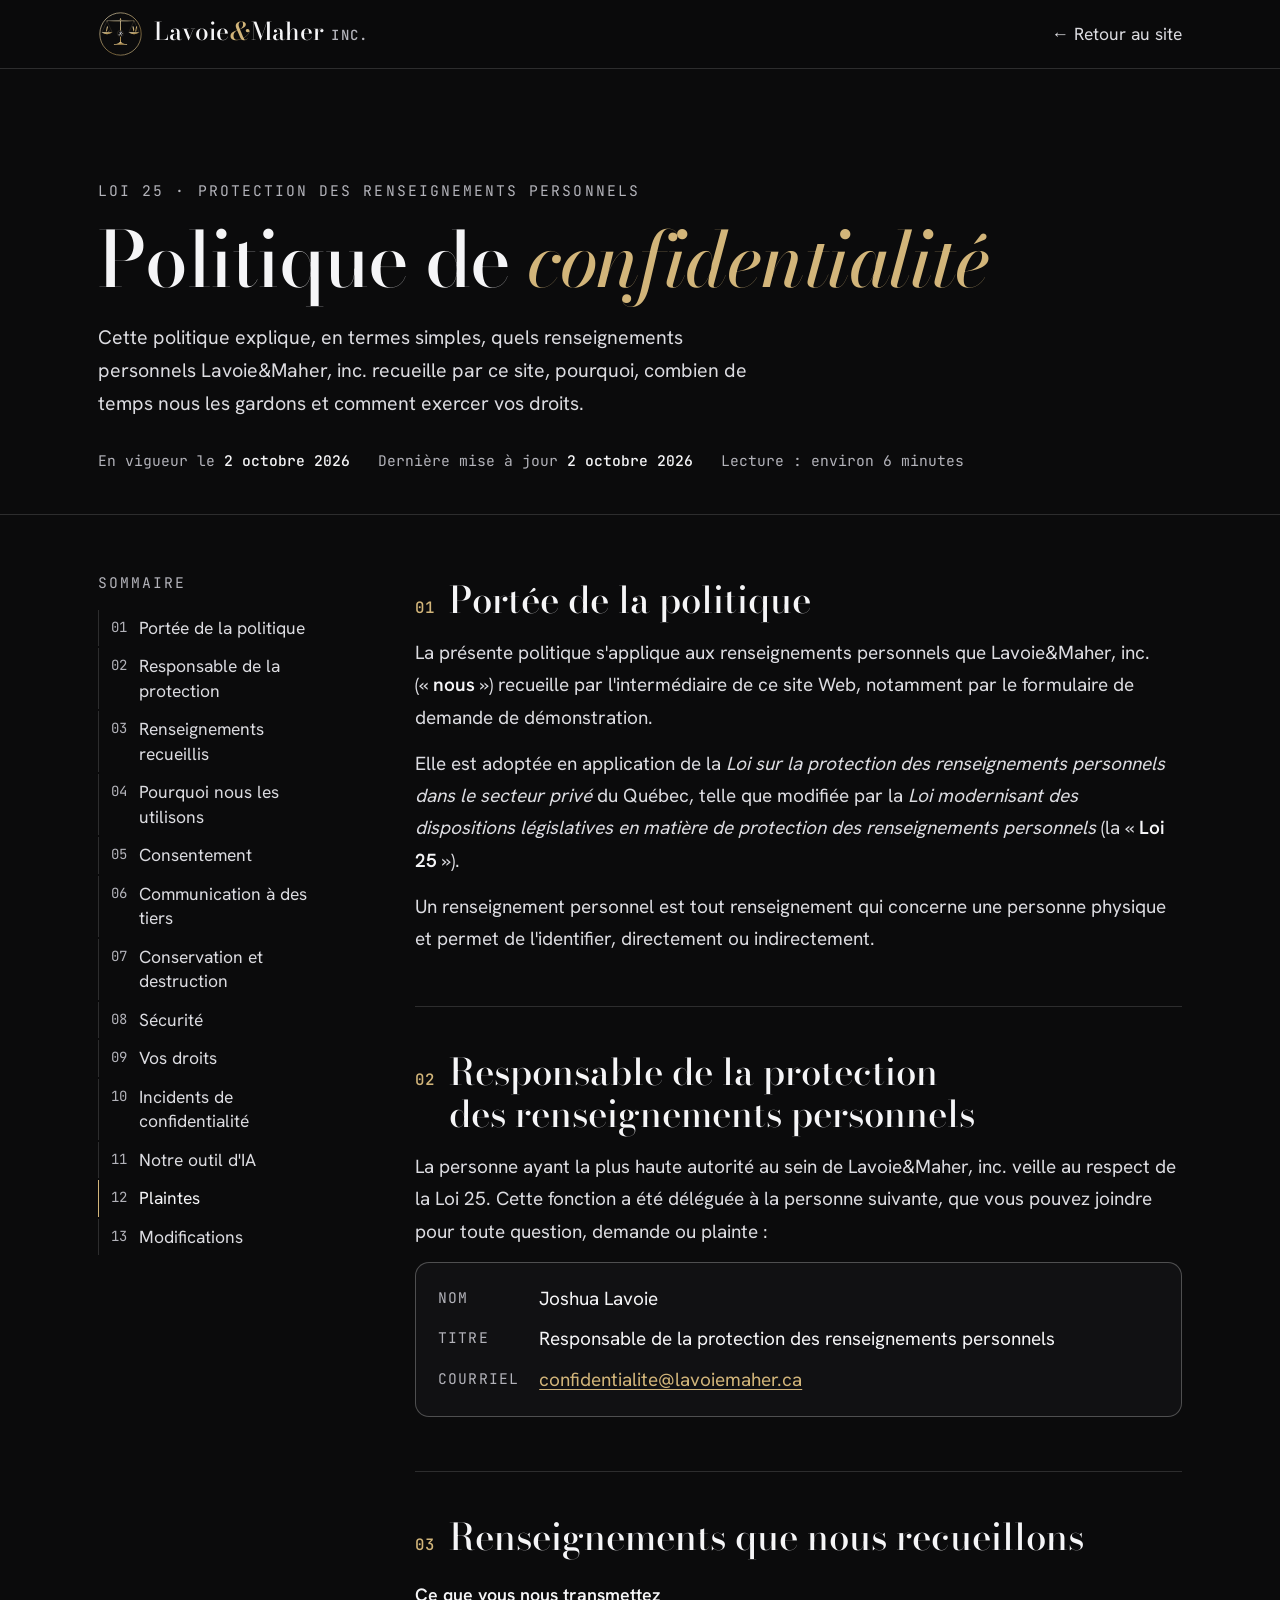
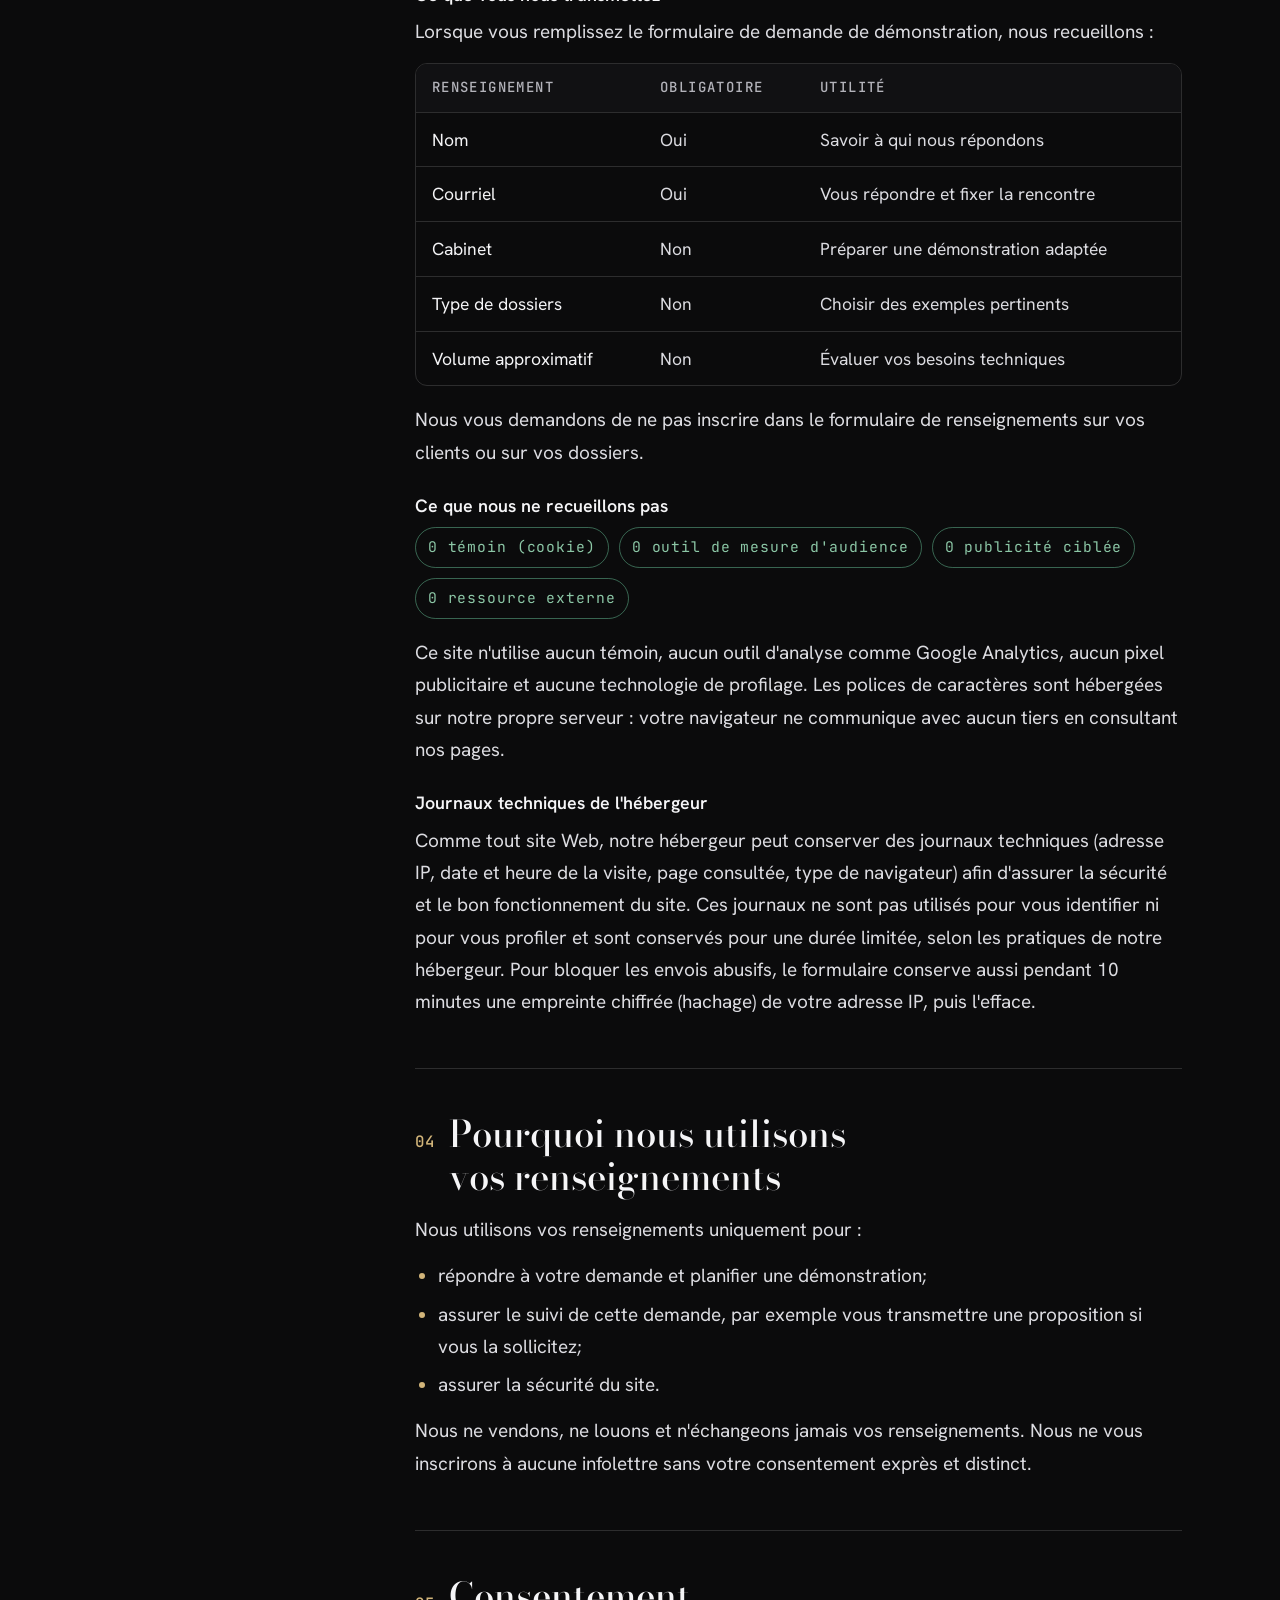
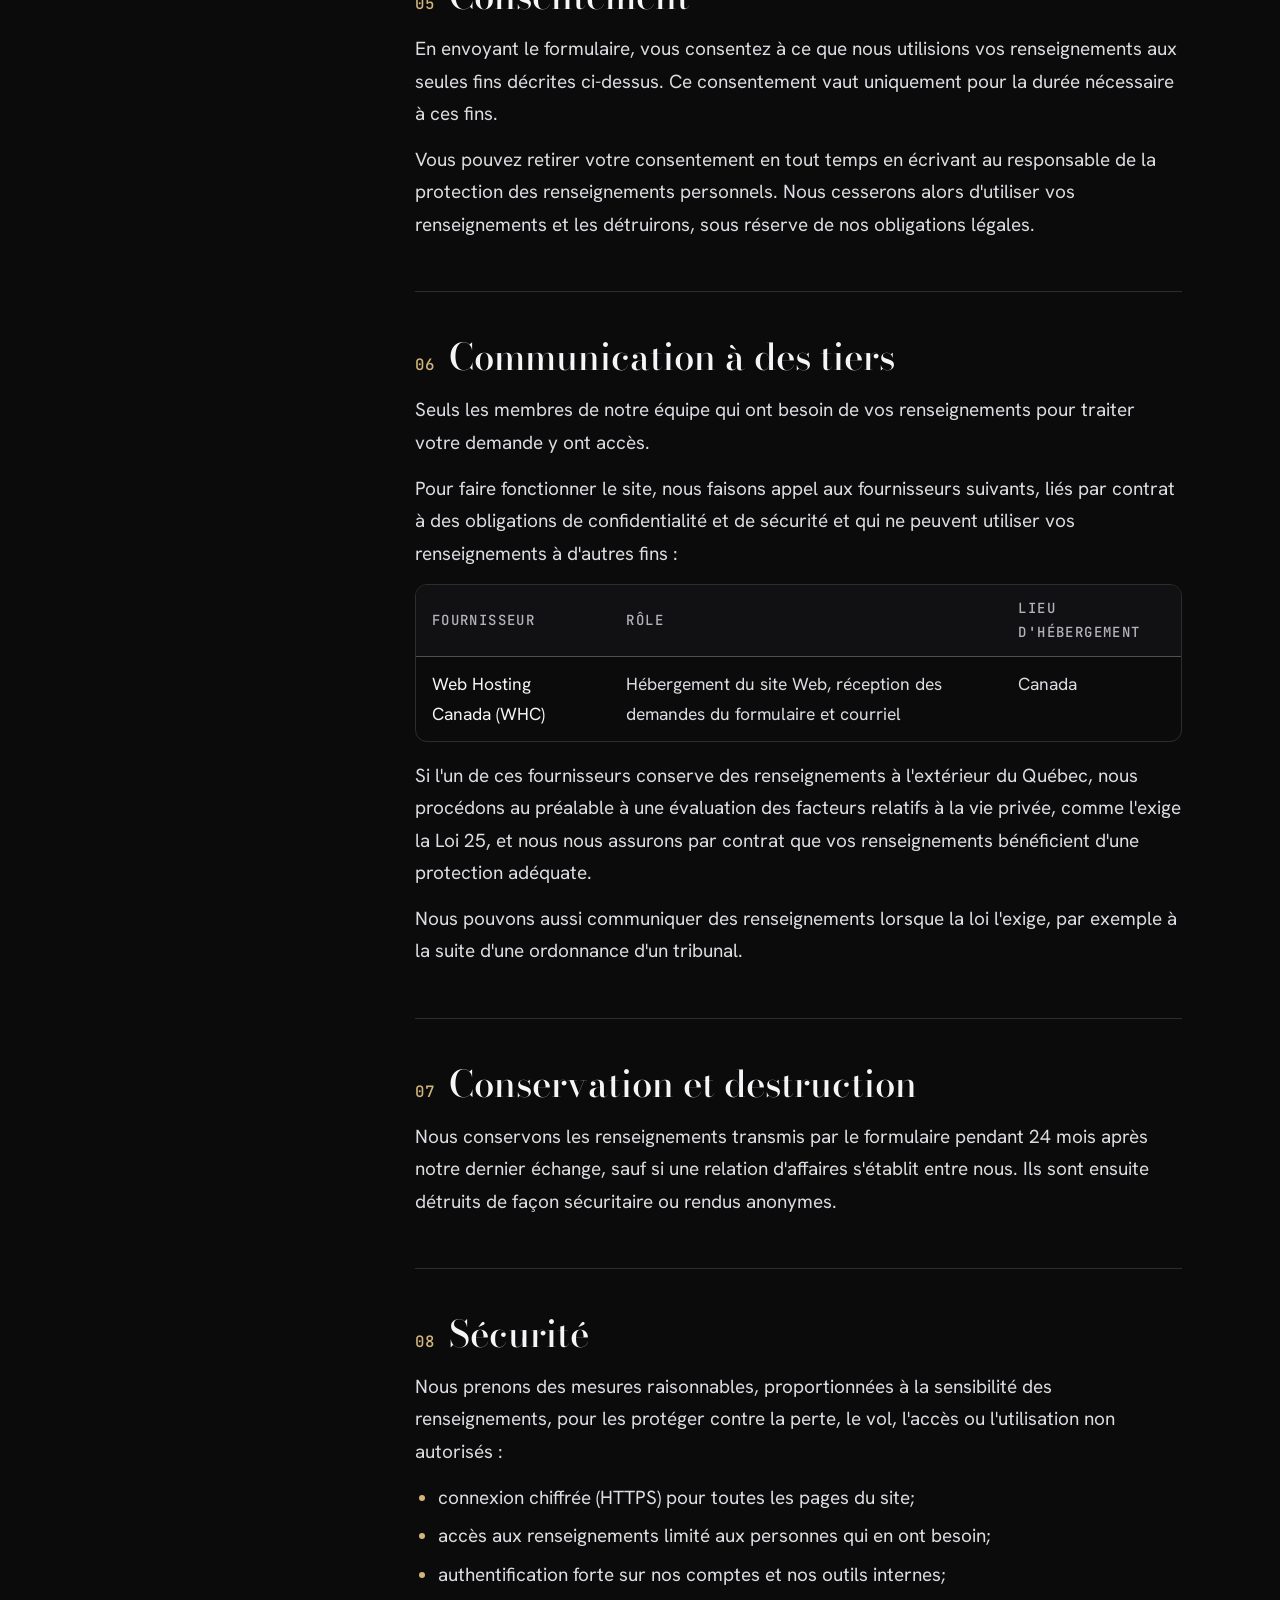
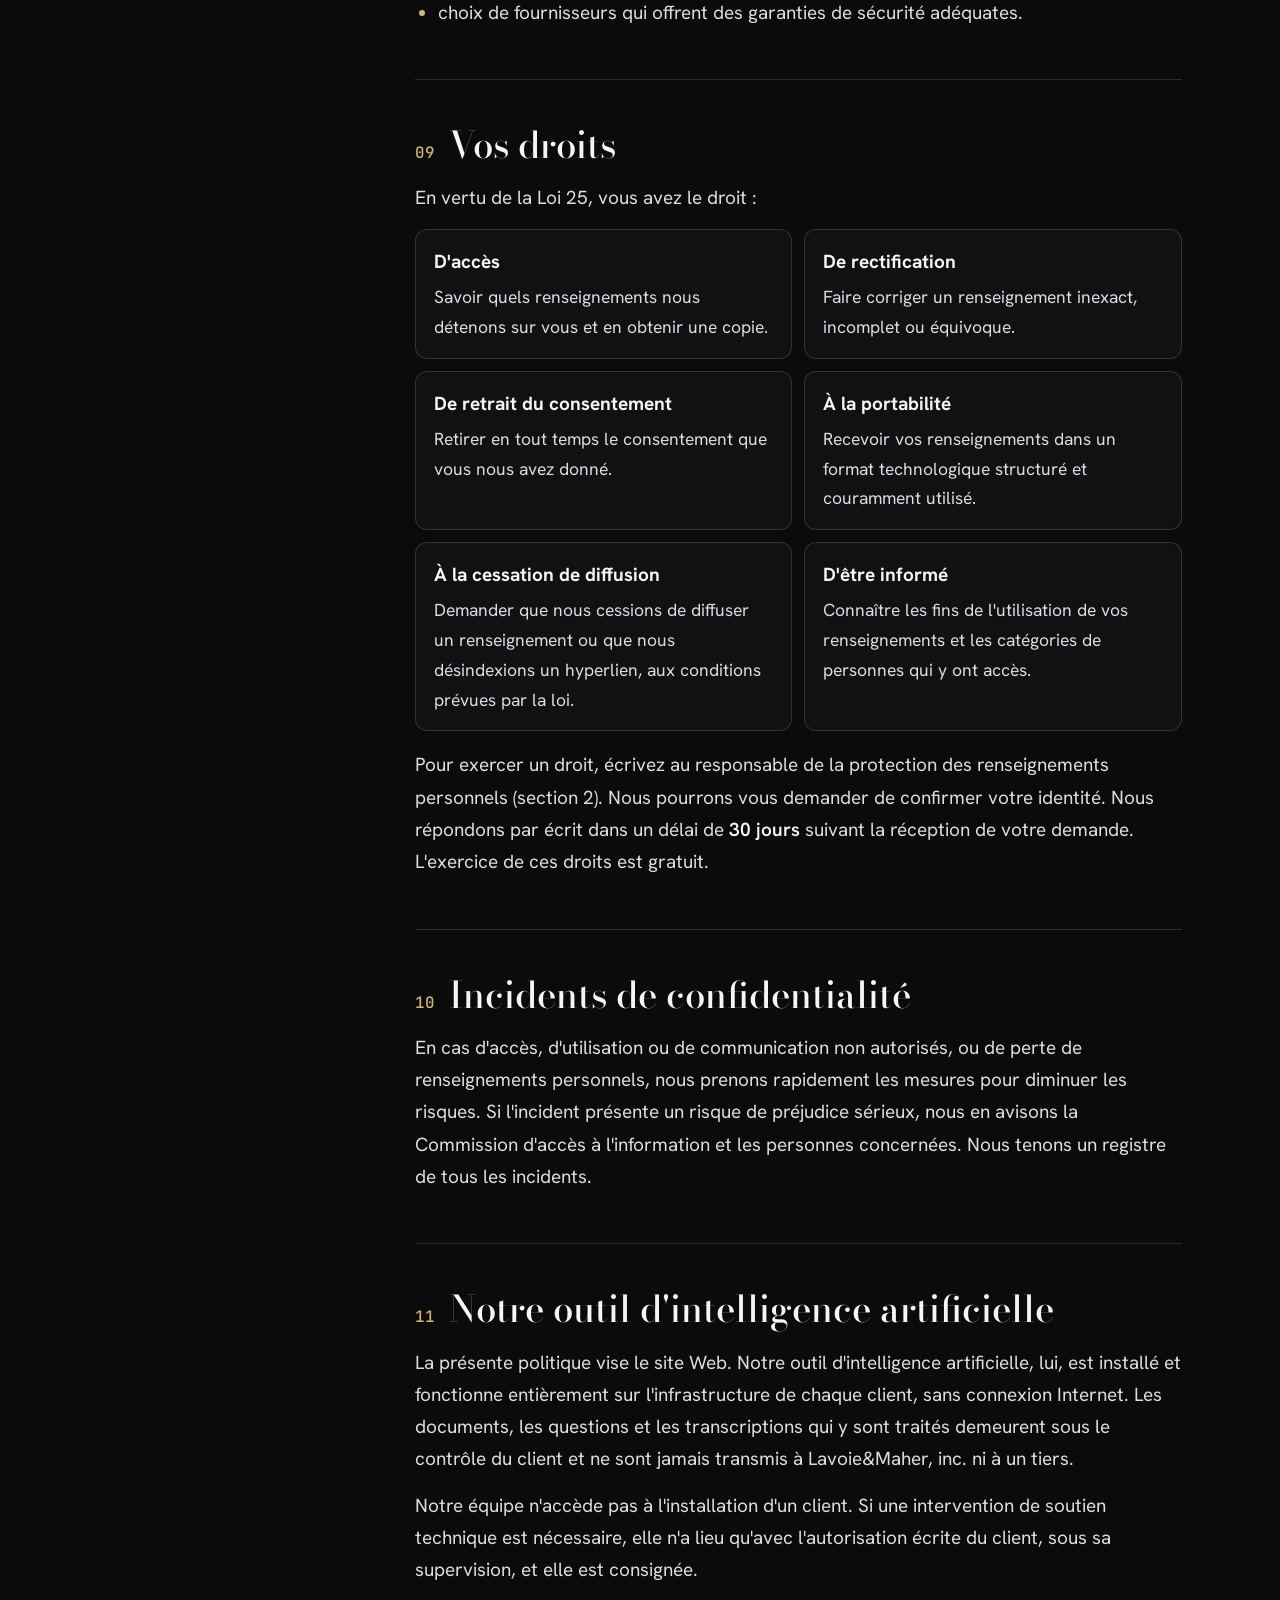
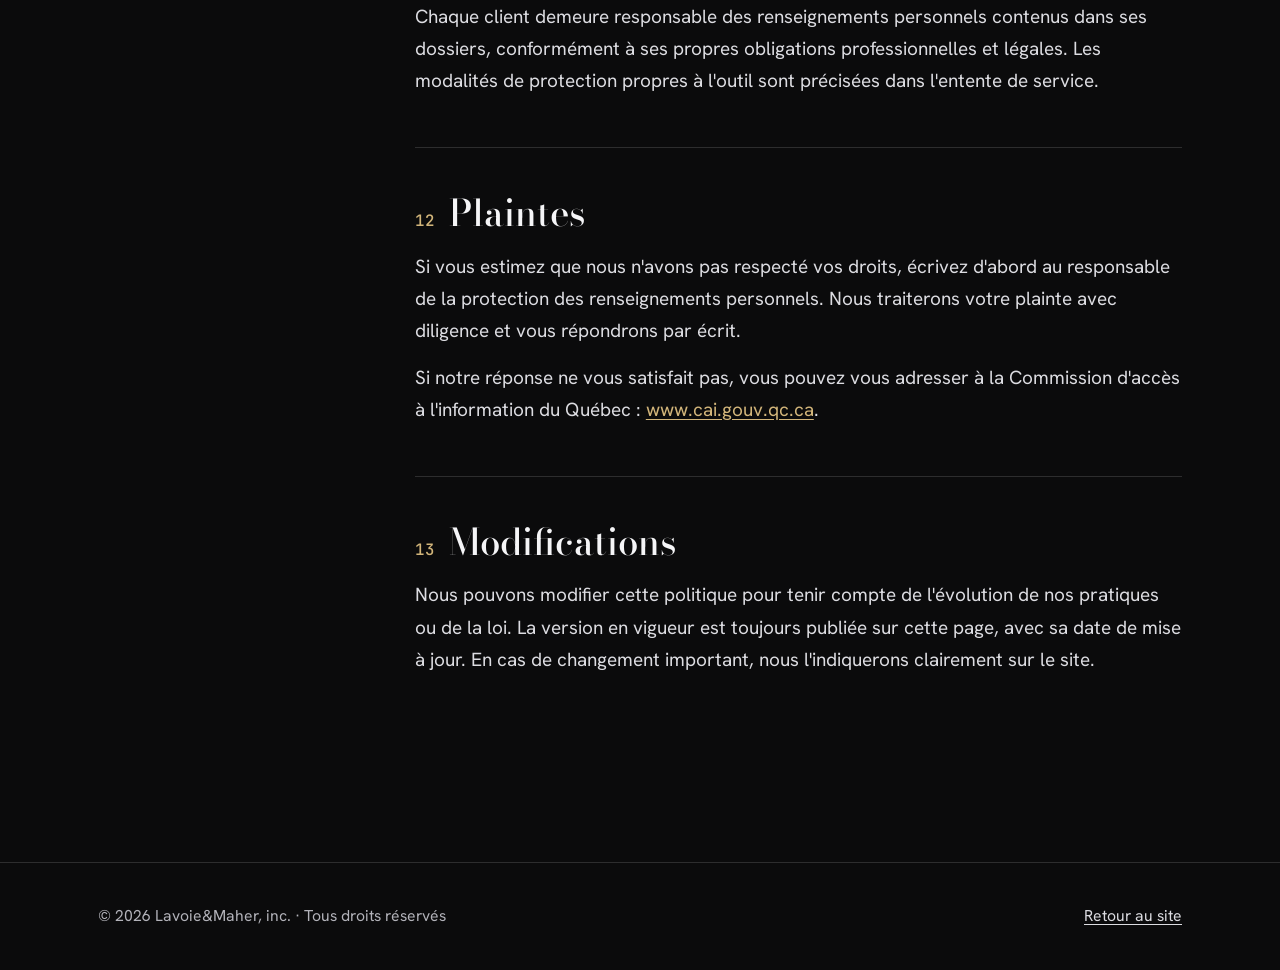
<file: lavoie-maher/politique-de-confidentialite.html>
<!doctype html>
<html lang="fr-CA">
<head>
<meta charset="utf-8">
<meta name="viewport" content="width=device-width, initial-scale=1, viewport-fit=cover">
<title>Politique de confidentialité | Lavoie&amp;Maher</title>
<meta name="description" content="Politique de confidentialité de Lavoie&amp;Maher, inc. : quels renseignements personnels nous recueillons, pourquoi, combien de temps nous les gardons et comment exercer vos droits en vertu de la Loi 25.">
<link rel="canonical" href="https://lavoiemaher.ca/politique-de-confidentialite.html">
<link rel="icon" href="favicon.svg?v=bal1" type="image/svg+xml">
<link rel="apple-touch-icon" href="apple-touch-icon.png?v=bal1">
<meta name="theme-color" content="#0B0B0C">
<link rel="stylesheet" href="fonts.css">
<style>
/* Même système que index.html : encre juridique & surligneur */
:root{
  color-scheme: dark;
  --ink:#0B0B0C; --ink-2:#111113; --panel:#17171A;
  --line:rgba(255,255,255,.14); --line-2:rgba(255,255,255,.26);
  --paper:#F5F5F7; --paper-dim:#DCDCE1; --muted:#B3B3BA;
  --amber:#D2B57A; --amber-soft:rgba(210,181,122,.16); --ok:#8CC7A6;
  --f-display:"Bodoni Moda", "Didot", "Bodoni 72", Georgia, serif;
  --f-body:"Hanken Grotesk", "Helvetica Neue", Arial, system-ui, sans-serif;
  --f-mono:"JetBrains Mono", ui-monospace, "SFMono-Regular", Menlo, Consolas, monospace;
  --gutter:clamp(16px, 4vw, 48px);
}
*{box-sizing:border-box}
html{scroll-behavior:smooth;background:var(--ink);font-size:17.5px}
body{margin:0;background:var(--ink);color:var(--paper);font-family:var(--f-body);font-size:19px;line-height:1.7;-webkit-font-smoothing:antialiased}
::selection{background:var(--amber);color:var(--ink)}
a{color:var(--amber);text-underline-offset:3px}
:focus-visible{outline:2px solid var(--amber);outline-offset:3px;border-radius:4px}
.wrap{max-width:1180px;margin-inline:auto;padding-inline:var(--gutter)}
.skip{position:fixed;left:16px;top:-60px;z-index:200;background:var(--amber);color:var(--ink);padding:10px 14px;border-radius:8px;font-weight:600;text-decoration:none;transition:top .2s}
.skip:focus{top:calc(12px + env(safe-area-inset-top,0px))}

.nav{position:sticky;top:0;z-index:50;padding-top:env(safe-area-inset-top,0px);background:rgba(11,11,12,.85);backdrop-filter:blur(14px);-webkit-backdrop-filter:blur(14px);border-bottom:1px solid var(--line)}
.nav .wrap{display:flex;align-items:center;justify-content:space-between;gap:16px;height:68px}
.brand{display:flex;align-items:baseline;text-decoration:none;color:var(--paper);font-family:var(--f-display);font-size:1.4rem;font-weight:500;white-space:nowrap}
.brand .amp{font-style:italic;color:var(--amber);padding-inline:.04em}
.brand small{font-family:var(--f-mono);font-size:.8rem;color:var(--muted);letter-spacing:.1em;margin-left:.5em}
.back{font-size:1rem;color:var(--paper-dim);text-decoration:none;display:inline-flex;gap:.4em;align-items:center}
.back:hover{color:var(--paper)}

header.intro{padding-block:clamp(56px,9vw,110px) 40px;border-bottom:1px solid var(--line)}
.eyebrow{font-family:var(--f-mono);font-size:0.84rem;letter-spacing:.14em;text-transform:uppercase;color:var(--muted);margin:0}
h1{font-family:var(--f-display);font-weight:500;font-size:clamp(2.4rem,6vw,4.6rem);line-height:1;letter-spacing:-.02em;margin:18px 0 22px;text-wrap:balance}
h1 em{font-style:italic;color:var(--amber)}
.lede{color:var(--paper-dim);font-size:1.12rem;max-width:62ch;margin:0}
.meta{display:flex;flex-wrap:wrap;gap:10px 28px;margin-top:28px;font-family:var(--f-mono);font-size:0.84rem;color:var(--muted)}
.meta b{color:var(--paper);font-weight:500}

.todo-note{margin-top:28px;border:1px dashed rgba(210,181,122,.55);background:var(--amber-soft);border-radius:12px;padding:14px 18px;font-size:1rem;color:var(--paper);max-width:72ch}
.todo-note strong{color:var(--amber)}
.todo{background:var(--amber-soft);color:var(--amber);border:1px dashed rgba(210,181,122,.6);border-radius:4px;padding:0 .3em;font-family:var(--f-mono);font-size:.84em;white-space:normal}

.layout{display:grid;grid-template-columns:240px minmax(0,1fr);gap:clamp(32px,6vw,80px);padding-block:56px 100px}
@media (max-width:900px){.layout{grid-template-columns:minmax(0,1fr)}.toc{position:static!important}}
.toc{position:sticky;top:96px;align-self:start}
.toc ol{list-style:none;margin:14px 0 0;padding:0;display:grid;gap:2px;counter-reset:t}
.toc li{counter-increment:t}
.toc a{display:grid;grid-template-columns:28px 1fr;padding:6px 0;color:var(--paper-dim);text-decoration:none;font-size:1rem;line-height:1.4;border-left:1px solid var(--line);padding-left:12px;transition:color .2s,border-color .2s}
.toc a::before{content:counter(t,decimal-leading-zero);font-family:var(--f-mono);font-size:0.8rem;color:var(--muted);padding-top:2px}
.toc a:hover,.toc a.on{color:var(--paper);border-color:var(--amber)}
@media (max-width:900px){.toc ol{grid-template-columns:repeat(auto-fill,minmax(220px,1fr))}}

article{max-width:70ch;counter-reset:s}
article section{padding-block:8px 36px;border-bottom:1px solid var(--line);margin-bottom:36px;scroll-margin-top:90px}
article section:last-of-type{border-bottom:0}
h2{font-family:var(--f-display);font-weight:500;font-size:clamp(1.6rem,3vw,2.1rem);line-height:1.15;margin:0 0 16px;display:flex;gap:14px;align-items:baseline;text-wrap:balance}
h2::before{counter-increment:s;content:counter(s,decimal-leading-zero);font-family:var(--f-mono);font-size:0.9rem;color:var(--amber);letter-spacing:.06em;flex:none}
h3{font-size:1.02rem;font-weight:600;margin:22px 0 6px}
p{margin:0 0 14px;color:var(--paper-dim)}
p strong,li strong{color:var(--paper);font-weight:600}
ul.list{margin:0 0 14px;padding-left:1.2em;color:var(--paper-dim)}
ul.list li{margin-bottom:6px}
ul.list li::marker{color:var(--amber)}

.card{border:1px solid var(--line-2);background:var(--ink-2);border-radius:14px;padding:20px 22px;margin:8px 0 18px}
.card dl{display:grid;grid-template-columns:max-content 1fr;gap:8px 20px;margin:0}
.card dt{font-family:var(--f-mono);font-size:0.84rem;letter-spacing:.08em;text-transform:uppercase;color:var(--muted);padding-top:3px}
.card dd{margin:0;color:var(--paper)}
@media (max-width:520px){.card dl{grid-template-columns:1fr;gap:2px}.card dd{margin-bottom:10px}}

.tbl{overflow-x:auto;margin:6px 0 18px;border:1px solid var(--line);border-radius:12px}
table{width:100%;border-collapse:collapse;font-size:1rem;min-width:560px}
th{text-align:left;font-family:var(--f-mono);font-weight:500;font-size:0.8rem;letter-spacing:.1em;text-transform:uppercase;color:var(--muted);padding:12px 16px;border-bottom:1px solid var(--line);background:var(--ink-2)}
td{padding:12px 16px;border-bottom:1px solid var(--line);color:var(--paper-dim);vertical-align:top}
tr:last-child td{border-bottom:0}
td:first-child{color:var(--paper)}

.rights{display:grid;grid-template-columns:repeat(2,minmax(0,1fr));gap:12px;margin:8px 0 18px}
@media (max-width:620px){.rights{grid-template-columns:1fr}}
.rights div{border:1px solid var(--line);border-radius:12px;padding:16px 18px;background:var(--ink-2)}
.rights strong{display:block;color:var(--paper);margin-bottom:4px}
.rights p{margin:0;font-size:1rem}

.zero{display:flex;flex-wrap:wrap;gap:10px;margin:6px 0 18px}
.zero span{font-family:var(--f-mono);font-size:0.84rem;letter-spacing:.06em;padding:7px 12px;border-radius:999px;border:1px solid rgba(111,211,164,.45);color:var(--ok)}

footer{border-top:1px solid var(--line);padding-block:40px calc(40px + env(safe-area-inset-bottom,0px));color:var(--muted);font-size:0.9rem}
footer .wrap{display:flex;flex-wrap:wrap;justify-content:space-between;gap:16px}
footer a{color:var(--paper-dim)}
@media (prefers-reduced-motion:reduce){html{scroll-behavior:auto}*{transition:none!important}}
.brand-mark{width:1.85em;height:1.85em;flex:none;align-self:center;margin-right:.45em;transition:transform .5s cubic-bezier(.2,.7,.2,1)}
.brand:hover .brand-mark{transform:rotate(-10deg) scale(1.06)}
.brand > span{display:flex;align-items:baseline}
footer .brand-mark{width:1.5em;height:1.5em}
@media (max-width:480px){footer .brand{font-size:1.65rem}}
.cta-seal{display:block;width:84px;height:84px;margin-bottom:18px;filter:drop-shadow(0 12px 30px rgba(210,181,122,.18))}
</style>
</head>
<body>
<a class="skip" href="#contenu">Aller au contenu</a>

<header class="nav">
  <div class="wrap">
    <a class="brand" href="index.html"><img class="brand-mark" src="logo/symbole-simple.svg?v=bal1" alt="" width="34" height="34"><span>Lavoie<span class="amp">&amp;</span>Maher<small>INC.</small></span></a>
    <a class="back" href="index.html">← Retour au site</a>
  </div>
</header>

<header class="intro">
  <div class="wrap">
    <p class="eyebrow">Loi 25 · Protection des renseignements personnels</p>
    <h1>Politique de <em>confidentialité</em></h1>
    <p class="lede">Cette politique explique, en termes simples, quels renseignements personnels Lavoie&amp;Maher, inc. recueille par ce site, pourquoi, combien de temps nous les gardons et comment exercer vos droits.</p>
    <div class="meta">
      <span>En vigueur le <b>2 octobre 2026</b></span>
      <span>Dernière mise à jour <b>2 octobre 2026</b></span>
      <span>Lecture : environ 6 minutes</span>
    </div>
  </div>
</header>

<div class="wrap layout">
  <nav class="toc" aria-label="Sommaire">
    <p class="eyebrow">Sommaire</p>
    <ol>
      <li><a href="#portee">Portée de la politique</a></li>
      <li><a href="#responsable">Responsable de la protection</a></li>
      <li><a href="#recueillis">Renseignements recueillis</a></li>
      <li><a href="#fins">Pourquoi nous les utilisons</a></li>
      <li><a href="#consentement">Consentement</a></li>
      <li><a href="#communication">Communication à des tiers</a></li>
      <li><a href="#conservation">Conservation et destruction</a></li>
      <li><a href="#securite">Sécurité</a></li>
      <li><a href="#droits">Vos droits</a></li>
      <li><a href="#incidents">Incidents de confidentialité</a></li>
      <li><a href="#outil">Notre outil d'IA</a></li>
      <li><a href="#plainte">Plaintes</a></li>
      <li><a href="#modifications">Modifications</a></li>
    </ol>
  </nav>

  <article id="contenu">
    <section id="portee">
      <h2>Portée de la politique</h2>
      <p>La présente politique s'applique aux renseignements personnels que Lavoie&amp;Maher, inc. («&nbsp;<strong>nous</strong>&nbsp;») recueille par l'intermédiaire de ce site Web, notamment par le formulaire de demande de démonstration.</p>
      <p>Elle est adoptée en application de la <em>Loi sur la protection des renseignements personnels dans le secteur privé</em> du Québec, telle que modifiée par la <em>Loi modernisant des dispositions législatives en matière de protection des renseignements personnels</em> (la «&nbsp;<strong>Loi 25</strong>&nbsp;»).</p>
      <p>Un renseignement personnel est tout renseignement qui concerne une personne physique et permet de l'identifier, directement ou indirectement.</p>
    </section>

    <section id="responsable">
      <h2>Responsable de la protection des renseignements personnels</h2>
      <p>La personne ayant la plus haute autorité au sein de Lavoie&amp;Maher, inc. veille au respect de la Loi 25. Cette fonction a été déléguée à la personne suivante, que vous pouvez joindre pour toute question, demande ou plainte :</p>
      <div class="card">
        <dl>
          <dt>Nom</dt><dd>Joshua Lavoie</dd>
          <dt>Titre</dt><dd>Responsable de la protection des renseignements personnels</dd>
          <dt>Courriel</dt><dd><a href="mailto:confidentialite@lavoiemaher.ca">confidentialite@lavoiemaher.ca</a></dd>
        </dl>
      </div>
    </section>

    <section id="recueillis">
      <h2>Renseignements que nous recueillons</h2>
      <h3>Ce que vous nous transmettez</h3>
      <p>Lorsque vous remplissez le formulaire de demande de démonstration, nous recueillons :</p>
      <div class="tbl">
        <table>
          <thead><tr><th>Renseignement</th><th>Obligatoire</th><th>Utilité</th></tr></thead>
          <tbody>
            <tr><td>Nom</td><td>Oui</td><td>Savoir à qui nous répondons</td></tr>
            <tr><td>Courriel</td><td>Oui</td><td>Vous répondre et fixer la rencontre</td></tr>
            <tr><td>Cabinet</td><td>Non</td><td>Préparer une démonstration adaptée</td></tr>
            <tr><td>Type de dossiers</td><td>Non</td><td>Choisir des exemples pertinents</td></tr>
            <tr><td>Volume approximatif</td><td>Non</td><td>Évaluer vos besoins techniques</td></tr>
          </tbody>
        </table>
      </div>
      <p>Nous vous demandons de ne pas inscrire dans le formulaire de renseignements sur vos clients ou sur vos dossiers.</p>

      <h3>Ce que nous ne recueillons pas</h3>
      <div class="zero"><span>0 témoin (cookie)</span><span>0 outil de mesure d'audience</span><span>0 publicité ciblée</span><span>0 ressource externe</span></div>
      <p>Ce site n'utilise aucun témoin, aucun outil d'analyse comme Google Analytics, aucun pixel publicitaire et aucune technologie de profilage. Les polices de caractères sont hébergées sur notre propre serveur : votre navigateur ne communique avec aucun tiers en consultant nos pages.</p>

      <h3>Journaux techniques de l'hébergeur</h3>
      <p>Comme tout site Web, notre hébergeur peut conserver des journaux techniques (adresse IP, date et heure de la visite, page consultée, type de navigateur) afin d'assurer la sécurité et le bon fonctionnement du site. Ces journaux ne sont pas utilisés pour vous identifier ni pour vous profiler et sont conservés pour une durée limitée, selon les pratiques de notre hébergeur. Pour bloquer les envois abusifs, le formulaire conserve aussi pendant 10 minutes une empreinte chiffrée (hachage) de votre adresse IP, puis l'efface.</p>
    </section>

    <section id="fins">
      <h2>Pourquoi nous utilisons vos renseignements</h2>
      <p>Nous utilisons vos renseignements uniquement pour :</p>
      <ul class="list">
        <li>répondre à votre demande et planifier une démonstration;</li>
        <li>assurer le suivi de cette demande, par exemple vous transmettre une proposition si vous la sollicitez;</li>
        <li>assurer la sécurité du site.</li>
      </ul>
      <p>Nous ne vendons, ne louons et n'échangeons jamais vos renseignements. Nous ne vous inscrirons à aucune infolettre sans votre consentement exprès et distinct.</p>
    </section>

    <section id="consentement">
      <h2>Consentement</h2>
      <p>En envoyant le formulaire, vous consentez à ce que nous utilisions vos renseignements aux seules fins décrites ci-dessus. Ce consentement vaut uniquement pour la durée nécessaire à ces fins.</p>
      <p>Vous pouvez retirer votre consentement en tout temps en écrivant au responsable de la protection des renseignements personnels. Nous cesserons alors d'utiliser vos renseignements et les détruirons, sous réserve de nos obligations légales.</p>
    </section>

    <section id="communication">
      <h2>Communication à des tiers</h2>
      <p>Seuls les membres de notre équipe qui ont besoin de vos renseignements pour traiter votre demande y ont accès.</p>
      <p>Pour faire fonctionner le site, nous faisons appel aux fournisseurs suivants, liés par contrat à des obligations de confidentialité et de sécurité et qui ne peuvent utiliser vos renseignements à d'autres fins :</p>
      <div class="tbl">
        <table>
          <thead><tr><th>Fournisseur</th><th>Rôle</th><th>Lieu d'hébergement</th></tr></thead>
          <tbody>
            <tr><td>Web Hosting Canada (WHC)</td><td>Hébergement du site Web, réception des demandes du formulaire et courriel</td><td>Canada</td></tr>
          </tbody>
        </table>
      </div>
      <p>Si l'un de ces fournisseurs conserve des renseignements à l'extérieur du Québec, nous procédons au préalable à une évaluation des facteurs relatifs à la vie privée, comme l'exige la Loi 25, et nous nous assurons par contrat que vos renseignements bénéficient d'une protection adéquate.</p>
      <p>Nous pouvons aussi communiquer des renseignements lorsque la loi l'exige, par exemple à la suite d'une ordonnance d'un tribunal.</p>
    </section>

    <section id="conservation">
      <h2>Conservation et destruction</h2>
      <p>Nous conservons les renseignements transmis par le formulaire pendant 24 mois après notre dernier échange, sauf si une relation d'affaires s'établit entre nous. Ils sont ensuite détruits de façon sécuritaire ou rendus anonymes.</p>
    </section>

    <section id="securite">
      <h2>Sécurité</h2>
      <p>Nous prenons des mesures raisonnables, proportionnées à la sensibilité des renseignements, pour les protéger contre la perte, le vol, l'accès ou l'utilisation non autorisés :</p>
      <ul class="list">
        <li>connexion chiffrée (HTTPS) pour toutes les pages du site;</li>
        <li>accès aux renseignements limité aux personnes qui en ont besoin;</li>
        <li>authentification forte sur nos comptes et nos outils internes;</li>
        <li>choix de fournisseurs qui offrent des garanties de sécurité adéquates.</li>
      </ul>
    </section>

    <section id="droits">
      <h2>Vos droits</h2>
      <p>En vertu de la Loi 25, vous avez le droit :</p>
      <div class="rights">
        <div><strong>D'accès</strong><p>Savoir quels renseignements nous détenons sur vous et en obtenir une copie.</p></div>
        <div><strong>De rectification</strong><p>Faire corriger un renseignement inexact, incomplet ou équivoque.</p></div>
        <div><strong>De retrait du consentement</strong><p>Retirer en tout temps le consentement que vous nous avez donné.</p></div>
        <div><strong>À la portabilité</strong><p>Recevoir vos renseignements dans un format technologique structuré et couramment utilisé.</p></div>
        <div><strong>À la cessation de diffusion</strong><p>Demander que nous cessions de diffuser un renseignement ou que nous désindexions un hyperlien, aux conditions prévues par la loi.</p></div>
        <div><strong>D'être informé</strong><p>Connaître les fins de l'utilisation de vos renseignements et les catégories de personnes qui y ont accès.</p></div>
      </div>
      <p>Pour exercer un droit, écrivez au responsable de la protection des renseignements personnels (section 2). Nous pourrons vous demander de confirmer votre identité. Nous répondons par écrit dans un délai de <strong>30 jours</strong> suivant la réception de votre demande. L'exercice de ces droits est gratuit.</p>
    </section>

    <section id="incidents">
      <h2>Incidents de confidentialité</h2>
      <p>En cas d'accès, d'utilisation ou de communication non autorisés, ou de perte de renseignements personnels, nous prenons rapidement les mesures pour diminuer les risques. Si l'incident présente un risque de préjudice sérieux, nous en avisons la Commission d'accès à l'information et les personnes concernées. Nous tenons un registre de tous les incidents.</p>
    </section>

    <section id="outil">
      <h2>Notre outil d'intelligence artificielle</h2>
      <p>La présente politique vise le site Web. Notre outil d'intelligence artificielle, lui, est installé et fonctionne entièrement sur l'infrastructure de chaque client, sans connexion Internet. Les documents, les questions et les transcriptions qui y sont traités demeurent sous le contrôle du client et ne sont jamais transmis à Lavoie&amp;Maher, inc. ni à un tiers.</p>
      <p>Notre équipe n'accède pas à l'installation d'un client. Si une intervention de soutien technique est nécessaire, elle n'a lieu qu'avec l'autorisation écrite du client, sous sa supervision, et elle est consignée.</p>
      <p>Chaque client demeure responsable des renseignements personnels contenus dans ses dossiers, conformément à ses propres obligations professionnelles et légales. Les modalités de protection propres à l'outil sont précisées dans l'entente de service.</p>
    </section>

    <section id="plainte">
      <h2>Plaintes</h2>
      <p>Si vous estimez que nous n'avons pas respecté vos droits, écrivez d'abord au responsable de la protection des renseignements personnels. Nous traiterons votre plainte avec diligence et vous répondrons par écrit.</p>
      <p>Si notre réponse ne vous satisfait pas, vous pouvez vous adresser à la Commission d'accès à l'information du Québec : <a href="https://www.cai.gouv.qc.ca" rel="noopener noreferrer">www.cai.gouv.qc.ca</a>.</p>
    </section>

    <section id="modifications">
      <h2>Modifications</h2>
      <p>Nous pouvons modifier cette politique pour tenir compte de l'évolution de nos pratiques ou de la loi. La version en vigueur est toujours publiée sur cette page, avec sa date de mise à jour. En cas de changement important, nous l'indiquerons clairement sur le site.</p>
    </section>
  </article>
</div>

<footer>
  <div class="wrap">
    <span>© 2026 Lavoie&amp;Maher, inc. · Tous droits réservés</span>
    <a href="index.html">Retour au site</a>
  </div>
</footer>

<script src="politique.js"></script>
</body>
</html>
</file>
<file: lavoi-maher/fonts.css>
/* Polices auto-hébergées (aucun appel à Google) — Bodoni Moda, Hanken Grotesk, JetBrains Mono · SIL Open Font License */
/* latin-ext */
@font-face {
  font-family: 'Bodoni Moda';
  font-style: italic;
  font-weight: 400 700;
  font-display: swap;
  src: url(fonts/bodoni-moda-italic-latin-ext-0.woff2) format('woff2');
  unicode-range: U+0100-02BA, U+02BD-02C5, U+02C7-02CC, U+02CE-02D7, U+02DD-02FF, U+0304, U+0308, U+0329, U+1D00-1DBF, U+1E00-1E9F, U+1EF2-1EFF, U+2020, U+20A0-20AB, U+20AD-20C0, U+2113, U+2C60-2C7F, U+A720-A7FF;
}
/* latin */
@font-face {
  font-family: 'Bodoni Moda';
  font-style: italic;
  font-weight: 400 700;
  font-display: swap;
  src: url(fonts/bodoni-moda-italic-latin-1.woff2) format('woff2');
  unicode-range: U+0000-00FF, U+0131, U+0152-0153, U+02BB-02BC, U+02C6, U+02DA, U+02DC, U+0304, U+0308, U+0329, U+2000-206F, U+20AC, U+2122, U+2191, U+2193, U+2212, U+2215, U+FEFF, U+FFFD;
}
/* latin-ext */
@font-face {
  font-family: 'Bodoni Moda';
  font-style: normal;
  font-weight: 400 700;
  font-display: swap;
  src: url(fonts/bodoni-moda-normal-latin-ext-2.woff2) format('woff2');
  unicode-range: U+0100-02BA, U+02BD-02C5, U+02C7-02CC, U+02CE-02D7, U+02DD-02FF, U+0304, U+0308, U+0329, U+1D00-1DBF, U+1E00-1E9F, U+1EF2-1EFF, U+2020, U+20A0-20AB, U+20AD-20C0, U+2113, U+2C60-2C7F, U+A720-A7FF;
}
/* latin */
@font-face {
  font-family: 'Bodoni Moda';
  font-style: normal;
  font-weight: 400 700;
  font-display: swap;
  src: url(fonts/bodoni-moda-normal-latin-3.woff2) format('woff2');
  unicode-range: U+0000-00FF, U+0131, U+0152-0153, U+02BB-02BC, U+02C6, U+02DA, U+02DC, U+0304, U+0308, U+0329, U+2000-206F, U+20AC, U+2122, U+2191, U+2193, U+2212, U+2215, U+FEFF, U+FFFD;
}
/* latin-ext */
@font-face {
  font-family: 'Hanken Grotesk';
  font-style: normal;
  font-weight: 300 700;
  font-display: swap;
  src: url(fonts/hanken-grotesk-normal-latin-ext-4.woff2) format('woff2');
  unicode-range: U+0100-02BA, U+02BD-02C5, U+02C7-02CC, U+02CE-02D7, U+02DD-02FF, U+0304, U+0308, U+0329, U+1D00-1DBF, U+1E00-1E9F, U+1EF2-1EFF, U+2020, U+20A0-20AB, U+20AD-20C0, U+2113, U+2C60-2C7F, U+A720-A7FF;
}
/* latin */
@font-face {
  font-family: 'Hanken Grotesk';
  font-style: normal;
  font-weight: 300 700;
  font-display: swap;
  src: url(fonts/hanken-grotesk-normal-latin-5.woff2) format('woff2');
  unicode-range: U+0000-00FF, U+0131, U+0152-0153, U+02BB-02BC, U+02C6, U+02DA, U+02DC, U+0304, U+0308, U+0329, U+2000-206F, U+20AC, U+2122, U+2191, U+2193, U+2212, U+2215, U+FEFF, U+FFFD;
}
/* latin-ext */
@font-face {
  font-family: 'JetBrains Mono';
  font-style: normal;
  font-weight: 400;
  font-display: swap;
  src: url(fonts/jetbrains-mono-normal-latin-ext-6.woff2) format('woff2');
  unicode-range: U+0100-02BA, U+02BD-02C5, U+02C7-02CC, U+02CE-02D7, U+02DD-02FF, U+0304, U+0308, U+0329, U+1D00-1DBF, U+1E00-1E9F, U+1EF2-1EFF, U+2020, U+20A0-20AB, U+20AD-20C0, U+2113, U+2C60-2C7F, U+A720-A7FF;
}
/* latin */
@font-face {
  font-family: 'JetBrains Mono';
  font-style: normal;
  font-weight: 400;
  font-display: swap;
  src: url(fonts/jetbrains-mono-normal-latin-7.woff2) format('woff2');
  unicode-range: U+0000-00FF, U+0131, U+0152-0153, U+02BB-02BC, U+02C6, U+02DA, U+02DC, U+0304, U+0308, U+0329, U+2000-206F, U+20AC, U+2122, U+2191, U+2193, U+2212, U+2215, U+FEFF, U+FFFD;
}
/* latin-ext */
@font-face {
  font-family: 'JetBrains Mono';
  font-style: normal;
  font-weight: 500;
  font-display: swap;
  src: url(fonts/jetbrains-mono-normal-latin-ext-8.woff2) format('woff2');
  unicode-range: U+0100-02BA, U+02BD-02C5, U+02C7-02CC, U+02CE-02D7, U+02DD-02FF, U+0304, U+0308, U+0329, U+1D00-1DBF, U+1E00-1E9F, U+1EF2-1EFF, U+2020, U+20A0-20AB, U+20AD-20C0, U+2113, U+2C60-2C7F, U+A720-A7FF;
}
/* latin */
@font-face {
  font-family: 'JetBrains Mono';
  font-style: normal;
  font-weight: 500;
  font-display: swap;
  src: url(fonts/jetbrains-mono-normal-latin-9.woff2) format('woff2');
  unicode-range: U+0000-00FF, U+0131, U+0152-0153, U+02BB-02BC, U+02C6, U+02DA, U+02DC, U+0304, U+0308, U+0329, U+2000-206F, U+20AC, U+2122, U+2191, U+2193, U+2212, U+2215, U+FEFF, U+FFFD;
}
</file>
<file: lavoie-maher/fonts.css>
/* Polices auto-hébergées (aucun appel à Google) — Bodoni Moda, Hanken Grotesk, JetBrains Mono · SIL Open Font License */
/* latin-ext */
@font-face {
  font-family: 'Bodoni Moda';
  font-style: italic;
  font-weight: 400 700;
  font-display: swap;
  src: url(fonts/bodoni-moda-italic-latin-ext-0.woff2) format('woff2');
  unicode-range: U+0100-02BA, U+02BD-02C5, U+02C7-02CC, U+02CE-02D7, U+02DD-02FF, U+0304, U+0308, U+0329, U+1D00-1DBF, U+1E00-1E9F, U+1EF2-1EFF, U+2020, U+20A0-20AB, U+20AD-20C0, U+2113, U+2C60-2C7F, U+A720-A7FF;
}
/* latin */
@font-face {
  font-family: 'Bodoni Moda';
  font-style: italic;
  font-weight: 400 700;
  font-display: swap;
  src: url(fonts/bodoni-moda-italic-latin-1.woff2) format('woff2');
  unicode-range: U+0000-00FF, U+0131, U+0152-0153, U+02BB-02BC, U+02C6, U+02DA, U+02DC, U+0304, U+0308, U+0329, U+2000-206F, U+20AC, U+2122, U+2191, U+2193, U+2212, U+2215, U+FEFF, U+FFFD;
}
/* latin-ext */
@font-face {
  font-family: 'Bodoni Moda';
  font-style: normal;
  font-weight: 400 700;
  font-display: swap;
  src: url(fonts/bodoni-moda-normal-latin-ext-2.woff2) format('woff2');
  unicode-range: U+0100-02BA, U+02BD-02C5, U+02C7-02CC, U+02CE-02D7, U+02DD-02FF, U+0304, U+0308, U+0329, U+1D00-1DBF, U+1E00-1E9F, U+1EF2-1EFF, U+2020, U+20A0-20AB, U+20AD-20C0, U+2113, U+2C60-2C7F, U+A720-A7FF;
}
/* latin */
@font-face {
  font-family: 'Bodoni Moda';
  font-style: normal;
  font-weight: 400 700;
  font-display: swap;
  src: url(fonts/bodoni-moda-normal-latin-3.woff2) format('woff2');
  unicode-range: U+0000-00FF, U+0131, U+0152-0153, U+02BB-02BC, U+02C6, U+02DA, U+02DC, U+0304, U+0308, U+0329, U+2000-206F, U+20AC, U+2122, U+2191, U+2193, U+2212, U+2215, U+FEFF, U+FFFD;
}
/* latin-ext */
@font-face {
  font-family: 'Hanken Grotesk';
  font-style: normal;
  font-weight: 300 700;
  font-display: swap;
  src: url(fonts/hanken-grotesk-normal-latin-ext-4.woff2) format('woff2');
  unicode-range: U+0100-02BA, U+02BD-02C5, U+02C7-02CC, U+02CE-02D7, U+02DD-02FF, U+0304, U+0308, U+0329, U+1D00-1DBF, U+1E00-1E9F, U+1EF2-1EFF, U+2020, U+20A0-20AB, U+20AD-20C0, U+2113, U+2C60-2C7F, U+A720-A7FF;
}
/* latin */
@font-face {
  font-family: 'Hanken Grotesk';
  font-style: normal;
  font-weight: 300 700;
  font-display: swap;
  src: url(fonts/hanken-grotesk-normal-latin-5.woff2) format('woff2');
  unicode-range: U+0000-00FF, U+0131, U+0152-0153, U+02BB-02BC, U+02C6, U+02DA, U+02DC, U+0304, U+0308, U+0329, U+2000-206F, U+20AC, U+2122, U+2191, U+2193, U+2212, U+2215, U+FEFF, U+FFFD;
}
/* latin-ext */
@font-face {
  font-family: 'JetBrains Mono';
  font-style: normal;
  font-weight: 400;
  font-display: swap;
  src: url(fonts/jetbrains-mono-normal-latin-ext-6.woff2) format('woff2');
  unicode-range: U+0100-02BA, U+02BD-02C5, U+02C7-02CC, U+02CE-02D7, U+02DD-02FF, U+0304, U+0308, U+0329, U+1D00-1DBF, U+1E00-1E9F, U+1EF2-1EFF, U+2020, U+20A0-20AB, U+20AD-20C0, U+2113, U+2C60-2C7F, U+A720-A7FF;
}
/* latin */
@font-face {
  font-family: 'JetBrains Mono';
  font-style: normal;
  font-weight: 400;
  font-display: swap;
  src: url(fonts/jetbrains-mono-normal-latin-7.woff2) format('woff2');
  unicode-range: U+0000-00FF, U+0131, U+0152-0153, U+02BB-02BC, U+02C6, U+02DA, U+02DC, U+0304, U+0308, U+0329, U+2000-206F, U+20AC, U+2122, U+2191, U+2193, U+2212, U+2215, U+FEFF, U+FFFD;
}
/* latin-ext */
@font-face {
  font-family: 'JetBrains Mono';
  font-style: normal;
  font-weight: 500;
  font-display: swap;
  src: url(fonts/jetbrains-mono-normal-latin-ext-8.woff2) format('woff2');
  unicode-range: U+0100-02BA, U+02BD-02C5, U+02C7-02CC, U+02CE-02D7, U+02DD-02FF, U+0304, U+0308, U+0329, U+1D00-1DBF, U+1E00-1E9F, U+1EF2-1EFF, U+2020, U+20A0-20AB, U+20AD-20C0, U+2113, U+2C60-2C7F, U+A720-A7FF;
}
/* latin */
@font-face {
  font-family: 'JetBrains Mono';
  font-style: normal;
  font-weight: 500;
  font-display: swap;
  src: url(fonts/jetbrains-mono-normal-latin-9.woff2) format('woff2');
  unicode-range: U+0000-00FF, U+0131, U+0152-0153, U+02BB-02BC, U+02C6, U+02DA, U+02DC, U+0304, U+0308, U+0329, U+2000-206F, U+20AC, U+2122, U+2191, U+2193, U+2212, U+2215, U+FEFF, U+FFFD;
}
</file>
<file: lavoie-maher/app.css>
/* =========================================================
   Projecteur — fenêtre interactive (données fictives)
   ========================================================= */
.app{--a-bg:#0B0B0C;--a-side:#111113;--a-card:#141417;--a-card-2:#1A1A1E;--a-line:rgba(255,255,255,.12);--a-line-2:rgba(255,255,255,.22);
  --a-ink:#F5F5F7;--a-dim:#C9C9CF;--a-mute:#9C9CA4;--a-gold:#D2B57A;--a-gold-2:#B08D46;--a-ok:#7FC8A6;--a-red:#E8867A;--a-mark:rgba(210,181,122,.28);
  position:relative;display:grid;grid-template-columns:250px 1fr;height:clamp(600px,74vh,760px);background:var(--a-bg);color:var(--a-ink);
  font-family:"Hanken Grotesk",system-ui,sans-serif;font-size:15px;line-height:1.5;text-align:left;overflow:hidden}
.app.paper{--a-bg:#F7F4EC;--a-side:#EFEADF;--a-card:#FFFDF8;--a-card-2:#F3EEE2;--a-line:rgba(20,20,20,.12);--a-line-2:rgba(20,20,20,.24);
  --a-ink:#17171A;--a-dim:#3A3A40;--a-mute:#66666E;--a-gold:#8A6A2C;--a-gold-2:#8A6A2C;--a-ok:#2E7D5B;--a-red:#B0443A;--a-mark:rgba(176,141,70,.28)}
.app *{box-sizing:border-box}
.app button{font:inherit;color:inherit;background:none;border:0;cursor:pointer}
.app .mono,.app code{font-family:"JetBrains Mono",ui-monospace,monospace;font-size:.82em;letter-spacing:.02em}
.app :focus-visible{outline:2px solid var(--a-gold);outline-offset:2px}
.app mark{background:var(--a-mark);color:inherit;border-radius:3px;padding:0 2px}

/* barre latérale */
.ap-side{display:flex;flex-direction:column;min-height:0;background:var(--a-side);border-right:1px solid var(--a-line);padding:18px 16px 14px}
.ap-logo{font-family:"Bodoni Moda",Georgia,serif;font-size:1.55rem;line-height:1.1;display:flex;align-items:center;gap:6px}
.ap-logo i{width:7px;height:7px;border-radius:50%;background:var(--a-gold);margin-top:10px;box-shadow:0 0 10px var(--a-gold)}
.ap-sub{margin:6px 0 10px;color:var(--a-mute);font-size:.74rem;line-height:1.5}
.ap-lm{display:flex;align-items:center;font-family:"Bodoni Moda",Georgia,serif;font-size:1rem;color:var(--a-dim);margin-bottom:14px}
.device .ap-lm img{display:block;width:20px;height:20px;flex:none;margin-right:7px}
.ap-lm b{color:var(--a-gold);font-weight:400;font-style:italic;margin:0 3px}.ap-lm small{font-family:"JetBrains Mono",monospace;font-size:.62rem;letter-spacing:.1em;margin-left:3px}
.ap-new{width:100%;text-align:left;padding:10px 14px;border:1px solid var(--a-line-2)!important;border-radius:10px;font-weight:600;font-size:.92rem;transition:background .2s}
.ap-new:hover{background:var(--a-card-2)!important}
.ap-lbl{margin:20px 0 8px;font-family:"JetBrains Mono",monospace;font-size:.68rem;letter-spacing:.16em;color:var(--a-mute);text-transform:uppercase}
.ap-convs{list-style:none;margin:0;padding:0;overflow:auto;flex:1;min-height:40px}
.ap-convs button{display:block;width:100%;text-align:left;padding:7px 10px;border-radius:8px;font-size:.86rem;color:var(--a-dim);white-space:nowrap;overflow:hidden;text-overflow:ellipsis}
.ap-convs button:hover,.ap-convs button.on{background:var(--a-card-2);color:var(--a-ink)}
.ap-convs .none{color:var(--a-mute);font-size:.82rem;padding:4px 2px}
.ap-an{border-top:1px solid var(--a-line);margin:0 -16px;padding:4px 16px 12px}
.ap-an .nm{display:flex;gap:6px;font-weight:600;font-size:.88rem;line-height:1.35;margin:4px 0 8px}
.ap-an .nm span:first-child{color:var(--a-ok)}
.ap-an.run .nm span:first-child{color:var(--a-gold)}.ap-an.stop .nm span:first-child{color:var(--a-red)}
.ap-bar{height:3px;border-radius:3px;background:var(--a-line);overflow:hidden}.ap-bar i{display:block;height:100%;width:100%;background:var(--a-gold);transition:width .3s linear}
.ap-an .st{font-size:.78rem;color:var(--a-mute);margin-top:7px}
.ap-an .go{font-size:.8rem;color:var(--a-gold);font-weight:600;margin-top:3px;padding:0}
.ap-model{border-top:1px solid var(--a-line);margin:0 -16px;padding:12px 16px 0;display:grid;gap:8px}
.ap-model .row{display:flex;align-items:center;gap:8px;font-size:.84rem;color:var(--a-dim)}
.ap-dot{width:8px;height:8px;border-radius:50%;background:var(--a-red);flex:none}
.ap-dot.warm{background:var(--a-gold);animation:apPulse 1s infinite}.ap-dot.on{background:var(--a-ok)}
@keyframes apPulse{50%{opacity:.35}}
.ap-model select{width:100%;padding:8px 10px;border-radius:8px;border:1px solid var(--a-line-2);background:var(--a-bg);color:var(--a-ink);font:inherit;font-size:.84rem}
.ap-paper{width:100%;text-align:left;padding:8px 10px;border:1px solid var(--a-line-2)!important;border-radius:8px;font-family:"JetBrains Mono",monospace;font-size:.76rem!important;color:var(--a-dim)}

/* zone principale */
.ap-main{display:flex;flex-direction:column;min-width:0;min-height:0}
.ap-top{display:flex;align-items:center;gap:12px;padding:10px 18px;border-bottom:1px solid var(--a-line);min-height:54px}
.ap-burger{display:none;width:34px;height:34px;border-radius:8px;border:1px solid var(--a-line-2)!important;align-items:center;justify-content:center}
.ap-dos{display:flex;align-items:baseline;gap:10px;min-width:0;padding:4px 6px;border-radius:8px}
.ap-dos:hover{background:var(--a-card-2)}
.ap-dos .mono{color:var(--a-mute);font-size:.7rem;letter-spacing:.14em}
.ap-dos strong{font-family:"Bodoni Moda",Georgia,serif;font-weight:500;font-size:1.15rem;white-space:nowrap;overflow:hidden;text-overflow:ellipsis}
.ap-dos .car{font-size:.7rem;color:var(--a-mute)}
.ap-sp{flex:1}
.ap-cmdk{display:flex;align-items:center;gap:8px;padding:7px 12px;border:1px solid var(--a-line-2)!important;border-radius:999px;font-size:.86rem;color:var(--a-dim)}
.ap-cmdk kbd{font-family:"JetBrains Mono",monospace;font-size:.66rem;padding:2px 5px;border:1px solid var(--a-line-2);border-radius:5px}
.ap-off{display:flex;align-items:center;gap:7px;padding:7px 12px;border:1px solid var(--a-line);border-radius:999px;font-size:.8rem;font-weight:600;white-space:nowrap}
.ap-off i{width:6px;height:6px;border-radius:50%;background:var(--a-ink)}
.ap-menu{position:absolute;z-index:6;top:52px;left:268px;min-width:280px;background:var(--a-card);border:1px solid var(--a-line-2);border-radius:12px;padding:6px;box-shadow:0 20px 40px -10px rgba(0,0,0,.6)}
.ap-menu button{display:flex;justify-content:space-between;gap:14px;width:100%;text-align:left;padding:9px 12px;border-radius:8px;font-size:.9rem}
.ap-menu button:hover,.ap-menu button.on{background:var(--a-card-2)}
.ap-menu small{color:var(--a-mute)}

.ap-body{flex:1;overflow:auto;overscroll-behavior:contain;padding:0 22px;scroll-behavior:smooth}
.ap-welcome{max-width:830px;margin:0 auto;padding:clamp(20px,4vh,48px) 0 26px}
.ap-eb{font-family:"JetBrains Mono",monospace;font-size:.72rem;letter-spacing:.18em;color:var(--a-mute)}
.ap-h{font-family:"Bodoni Moda",Georgia,serif;font-weight:500;font-size:clamp(2rem,4.2vw,3.1rem);line-height:1.08;margin:12px 0 14px;letter-spacing:-.01em}
.ap-h em{color:var(--a-gold)}
.ap-p{max-width:420px;color:var(--a-dim);margin:0}
.ap-cards{display:grid;grid-template-columns:repeat(3,1fr);gap:12px;margin-top:30px}
.ap-card{text-align:left;padding:16px 18px;border:1px solid var(--a-line-2)!important;border-radius:12px;background:var(--a-card)!important;transition:transform .2s,border-color .2s,background .2s}
.ap-card:hover{transform:translateY(-2px);border-color:var(--a-gold)!important}
.ap-card b{display:block;font-family:"JetBrains Mono",monospace;font-weight:500;font-size:.7rem;letter-spacing:.16em;color:var(--a-gold);margin-bottom:6px}
.ap-card span{font-size:.93rem;line-height:1.4}
.ap-try{margin-top:18px;font-size:.84rem;color:var(--a-mute)}
.ap-try button{color:var(--a-gold);font-weight:600;padding:0}

/* fil de conversation */
.ap-thread{max-width:860px;margin:0 auto;padding:22px 0 30px;display:grid;grid-template-columns:minmax(0,1fr);gap:18px}
.ap-u{justify-self:end;max-width:80%;background:var(--a-card-2);border:1px solid var(--a-line);padding:10px 14px;border-radius:14px 14px 4px 14px;font-size:.95rem}
.ap-r{border:1px solid var(--a-line);background:var(--a-card);border-radius:14px;padding:14px 16px 12px;animation:apIn .35s ease both}
@keyframes apIn{from{opacity:0;transform:translateY(8px)}}
.ap-rh{display:flex;flex-wrap:wrap;align-items:center;gap:6px 10px;margin-bottom:10px;font-size:.78rem;color:var(--a-mute)}
.ap-cmd{font-family:"JetBrains Mono",monospace;font-size:.76rem;color:var(--a-gold);border:1px solid var(--a-gold-2);padding:2px 8px;border-radius:999px}
.ap-tag{font-family:"JetBrains Mono",monospace;font-size:.7rem;border:1px solid var(--a-line-2);padding:2px 7px;border-radius:999px}
.ap-tag.fs{color:var(--a-red);border-color:var(--a-red)}
.ap-steps{list-style:none;margin:0;padding:0;display:grid;gap:5px;font-size:.86rem;color:var(--a-dim)}
.ap-steps li{display:flex;gap:8px;align-items:baseline}
.ap-steps li::before{content:"";width:7px;height:7px;border-radius:50%;background:var(--a-gold);flex:none;transform:translateY(-1px);animation:apPulse 1s infinite}
.ap-steps li.ok::before{background:var(--a-ok);animation:none}
.ap-sum{font-size:.95rem;margin:0 0 10px}
.ap-sum strong{color:var(--a-gold);font-weight:600}
.ap-hits{display:grid;gap:8px}
.ap-hit{display:grid;grid-template-columns:auto 1fr auto;gap:4px 12px;align-items:start;padding:10px 12px;border:1px solid var(--a-line);border-radius:10px;background:var(--a-bg);animation:apIn .35s ease both}
.ap-c{font-family:"JetBrains Mono",monospace;font-size:.74rem;color:var(--a-bg);background:var(--a-gold);padding:2px 7px;border-radius:5px;white-space:nowrap;align-self:start}
.ap-hit .t{font-weight:600;font-size:.9rem}
.ap-hit p{grid-column:2/4;margin:0;font-size:.9rem;color:var(--a-dim)}
.ap-hit .loc{font-family:"JetBrains Mono",monospace;font-size:.72rem;color:var(--a-mute);white-space:nowrap}
.ap-open{grid-column:2/4;justify-self:start;color:var(--a-gold)!important;font-weight:600;font-size:.82rem!important;padding:0!important}
.ap-tw{overflow-x:auto;overscroll-behavior-x:contain}
.ap-tbl{width:100%;min-width:0;border-collapse:collapse;font-size:.88rem}
.ap-tbl td:first-child{font-family:inherit;font-size:inherit;white-space:nowrap;color:var(--a-ink)}
.ap-tbl th{text-align:left;font-family:"JetBrains Mono",monospace;font-weight:500;font-size:.68rem;letter-spacing:.1em;text-transform:uppercase;color:var(--a-mute);padding:6px 10px;border-bottom:1px solid var(--a-line-2)}
.ap-tbl td{padding:8px 10px;border-bottom:1px solid var(--a-line);vertical-align:top;color:var(--a-dim)}
.ap-tbl tr{animation:apIn .3s ease both}
.ap-tbl .num{font-family:"JetBrains Mono",monospace;font-size:.8rem;white-space:nowrap}
.ap-pill{display:inline-block;font-size:.74rem;font-weight:600;padding:2px 8px;border-radius:999px;border:1px solid var(--a-line-2);white-space:nowrap}
.ap-pill.hit{color:var(--a-bg);background:var(--a-gold);border-color:var(--a-gold)}
.ap-pill.warn{color:var(--a-red);border-color:var(--a-red)}
.ap-pill.ok{color:var(--a-ok);border-color:var(--a-ok)}
.ap-tbl small{display:block;color:var(--a-mute);font-size:.72rem;margin-top:3px}
.ap-foot{margin-top:10px;font-size:.78rem;color:var(--a-mute)}
.ap-big{font-family:"Bodoni Moda",Georgia,serif;font-size:2rem;color:var(--a-gold);line-height:1.1;margin:4px 0}
.ap-kpis{display:flex;flex-wrap:wrap;gap:8px 22px;margin:4px 0 10px}
.ap-kpis div{display:flex;flex-direction:column}
.ap-kpis strong{font-family:"Bodoni Moda",Georgia,serif;font-weight:500;font-size:1.5rem;color:var(--a-gold);line-height:1.1}
.ap-kpis span{font-size:.78rem;color:var(--a-mute)}
.ap-pts{margin:0;padding-left:20px;display:grid;gap:8px}
.ap-pts li{padding-left:4px}.ap-pts li::marker{font-family:"Bodoni Moda",Georgia,serif;font-style:italic;color:var(--a-gold)}
.ap-pts .mono{display:block;color:var(--a-gold);margin-top:2px}
.ap-chips{display:flex;flex-wrap:wrap;gap:6px;margin-top:12px}
.ap-chip{font-size:.8rem!important;padding:5px 11px!important;border:1px solid var(--a-line-2)!important;border-radius:999px;color:var(--a-dim)}
.ap-chip:hover,.ap-chip.on{border-color:var(--a-gold)!important;color:var(--a-ink)}
.ap-chip.on{background:var(--a-gold)!important;color:var(--a-bg)!important}
.ap-files{display:grid;gap:5px}
.ap-file{display:flex;align-items:center;gap:10px;padding:7px 10px;border:1px solid var(--a-line);border-radius:8px;background:var(--a-bg);font-family:"JetBrains Mono",monospace;font-size:.78rem;opacity:.35;transition:opacity .3s,border-color .3s}
.ap-file.on{opacity:1;border-color:var(--a-line-2)}
.ap-file .ext{font-size:.66rem;padding:2px 5px;border-radius:4px;background:var(--a-card-2);color:var(--a-dim);min-width:40px;text-align:center}
.ap-file .to{margin-left:auto;color:var(--a-mute);font-size:.72rem;white-space:nowrap}
.ap-folder{font-weight:600;font-size:.84rem;margin:8px 0 4px}
.ap-note{font-size:.84rem;color:var(--a-dim);border-left:2px solid var(--a-gold-2);padding:2px 0 2px 10px;margin-top:10px}

/* compositeur */
.ap-comp{padding:14px 22px 10px;border-top:1px solid var(--a-line)}
.ap-form{max-width:830px;margin:0 auto;display:flex;align-items:center;gap:8px;border:1px solid var(--a-line-2);border-radius:16px;padding:6px 6px 6px 14px;background:var(--a-bg)}
.ap-form:focus-within{border-color:var(--a-gold)}
.ap-clip{color:var(--a-mute);display:flex;padding:6px!important}
.ap-in{flex:1;min-width:0;border:0;background:none;color:var(--a-ink);font:inherit;font-size:1rem;padding:10px 4px;outline:none}
.ap-in::placeholder{color:var(--a-mute)}
.ap-send{background:var(--a-ink)!important;color:var(--a-bg)!important;font-weight:600;padding:10px 18px!important;border-radius:11px}
.ap-hint{text-align:center;font-size:.72rem;color:var(--a-mute);margin-top:8px}

/* palette de commandes, visionneuse */
.ap-ov{position:absolute;inset:0;z-index:8;background:rgba(0,0,0,.55);display:flex;align-items:flex-start;justify-content:center;padding:40px 16px;animation:apFade .2s ease both}
@keyframes apFade{from{opacity:0}}
.ap-pal{width:min(720px,100%);max-height:100%;display:flex;flex-direction:column;background:var(--a-card);border:1px solid var(--a-line-2);border-radius:14px;overflow:hidden;box-shadow:0 30px 60px -10px rgba(0,0,0,.7)}
.ap-pal input{border:0;border-bottom:1px solid var(--a-line);background:none;color:var(--a-ink);font:inherit;font-size:1rem;padding:14px 18px;outline:none}
.ap-pal-l{overflow:auto;overscroll-behavior:contain;padding:6px 8px 12px}
.ap-pal h4{margin:12px 10px 4px;font-family:"JetBrains Mono",monospace;font-weight:500;font-size:.68rem;letter-spacing:.16em;text-transform:uppercase;color:var(--a-mute)}
.ap-pal-i{display:grid!important;grid-template-columns:170px 1fr;gap:2px 14px;width:100%;text-align:left;padding:9px 10px!important;border-radius:9px}
.ap-pal-i:hover,.ap-pal-i:focus-visible{background:var(--a-card-2)!important}
.ap-pal-i code{color:var(--a-gold);font-size:.8rem}
.ap-pal-i span{font-size:.86rem;color:var(--a-dim)}
.ap-pal-i em{grid-column:2;font-size:.78rem;color:var(--a-mute)}
.ap-pal-i .fs{grid-column:1;font-size:.7rem;color:var(--a-red);font-style:normal}
.ap-view{width:min(640px,100%);max-height:100%;display:flex;flex-direction:column;background:#F4EFE3;color:#1B1B1E;border-radius:6px;overflow:hidden;box-shadow:0 30px 60px -10px rgba(0,0,0,.7)}
.ap-view-h{display:flex;justify-content:space-between;align-items:center;gap:10px;padding:10px 16px;background:#E7E0CF;font-family:"JetBrains Mono",monospace;font-size:.74rem;color:#4A4A50}
.ap-view-h button{font-size:1.2rem;line-height:1;padding:2px 6px}
.ap-view-b{overflow:auto;padding:22px 26px;font-family:"Bodoni Moda",Georgia,serif;font-size:1.02rem;line-height:1.7}
.ap-view-b p{margin:0 0 8px}.ap-view-b .ln{font-family:"JetBrains Mono",monospace;font-size:.7rem;color:#8A8A90;margin-right:12px}
.ap-view-b mark{background:rgba(176,141,70,.35)}
.ap-view-b .ts{font-family:"JetBrains Mono",monospace;font-size:.72rem;color:#8A6A2C;margin-right:10px}
.ap-view-f{padding:9px 16px;font-size:.74rem;color:#5A5A60;border-top:1px solid rgba(0,0,0,.1)}

/* appareil + légende */
.device .app{border-radius:0}
.try-cap{display:flex;flex-wrap:wrap;justify-content:center;gap:6px 12px;margin:0 0 18px;color:var(--paper-dim);text-align:center}
.try-cap strong{color:var(--amber);font-weight:600}

@media (max-width:980px){
  .app{grid-template-columns:1fr;height:640px}
  .ap-side{position:absolute;z-index:7;inset:0 auto 0 0;width:min(290px,86%);transform:translateX(-102%);transition:transform .3s ease;box-shadow:20px 0 40px rgba(0,0,0,.5)}
  .app.side .ap-side{transform:none}
  .ap-burger{display:inline-flex}
  .ap-menu{left:14px}
  .ap-cards{grid-template-columns:repeat(2,1fr)}
}
@media (max-width:640px){
  .app{height:620px;font-size:14px}
  .ap-top{padding:8px 10px;gap:8px}
  .ap-dos .mono,.ap-dos .car,.ap-off,.ap-cmdk kbd{display:none}
  .ap-send{padding:10px 13px!important}.ap-form{padding-left:8px}
  .ap-body{padding:0 12px}.ap-comp{padding:10px 10px 8px}
  .ap-welcome{padding-top:26px}
  .ap-cards{grid-template-columns:1fr 1fr;gap:8px}.ap-card{padding:12px}
  .ap-card span{font-size:.84rem}
  .ap-hint{display:none}
  .ap-hit{grid-template-columns:auto 1fr}.ap-hit .loc{grid-column:1/3}.ap-hit p,.ap-open{grid-column:1/3}
  .ap-tbl thead{display:none}.ap-tbl tr{display:block;padding:8px 0;border-bottom:1px solid var(--a-line)}
  .ap-tbl td:first-child{white-space:normal}
  .ap-tbl td{display:grid;grid-template-columns:38% minmax(0,1fr);gap:10px;border:0;padding:3px 2px}
  .ap-tbl td::before{content:attr(data-l);font-family:"JetBrains Mono",monospace;font-size:.66rem;letter-spacing:.06em;text-transform:uppercase;color:var(--a-mute);padding-top:2px}
  .ap-pal-i{grid-template-columns:1fr}.ap-pal-i em,.ap-pal-i .fs{grid-column:1}
  .ap-ov{padding:12px 8px}
  .ap-u{max-width:92%}
}
@media (prefers-reduced-motion:reduce){.app *{animation:none!important;transition:none!important}}

/* boutons « Essayer dans Projecteur » des sections */
.try-btn{width:max-content;max-width:100%;justify-self:start;align-self:flex-start;display:inline-flex;align-items:center;gap:8px;margin-top:14px;padding:9px 16px;border-radius:999px;border:1px solid var(--amber);background:transparent;color:var(--amber);font:inherit;font-size:.92rem;font-weight:600;cursor:pointer;transition:background .2s,color .2s}
.try-btn:hover{background:var(--amber);color:var(--on-accent)}
.try-btn:focus-visible{outline:2px solid var(--amber);outline-offset:3px}
/* écrans tactiles : au bout de la fenêtre, le défilement repasse à la page */
@media (hover:none){.ap-body{overscroll-behavior:auto}}
@media (max-width:640px){.app{height:min(600px,78svh)}}
</file>
